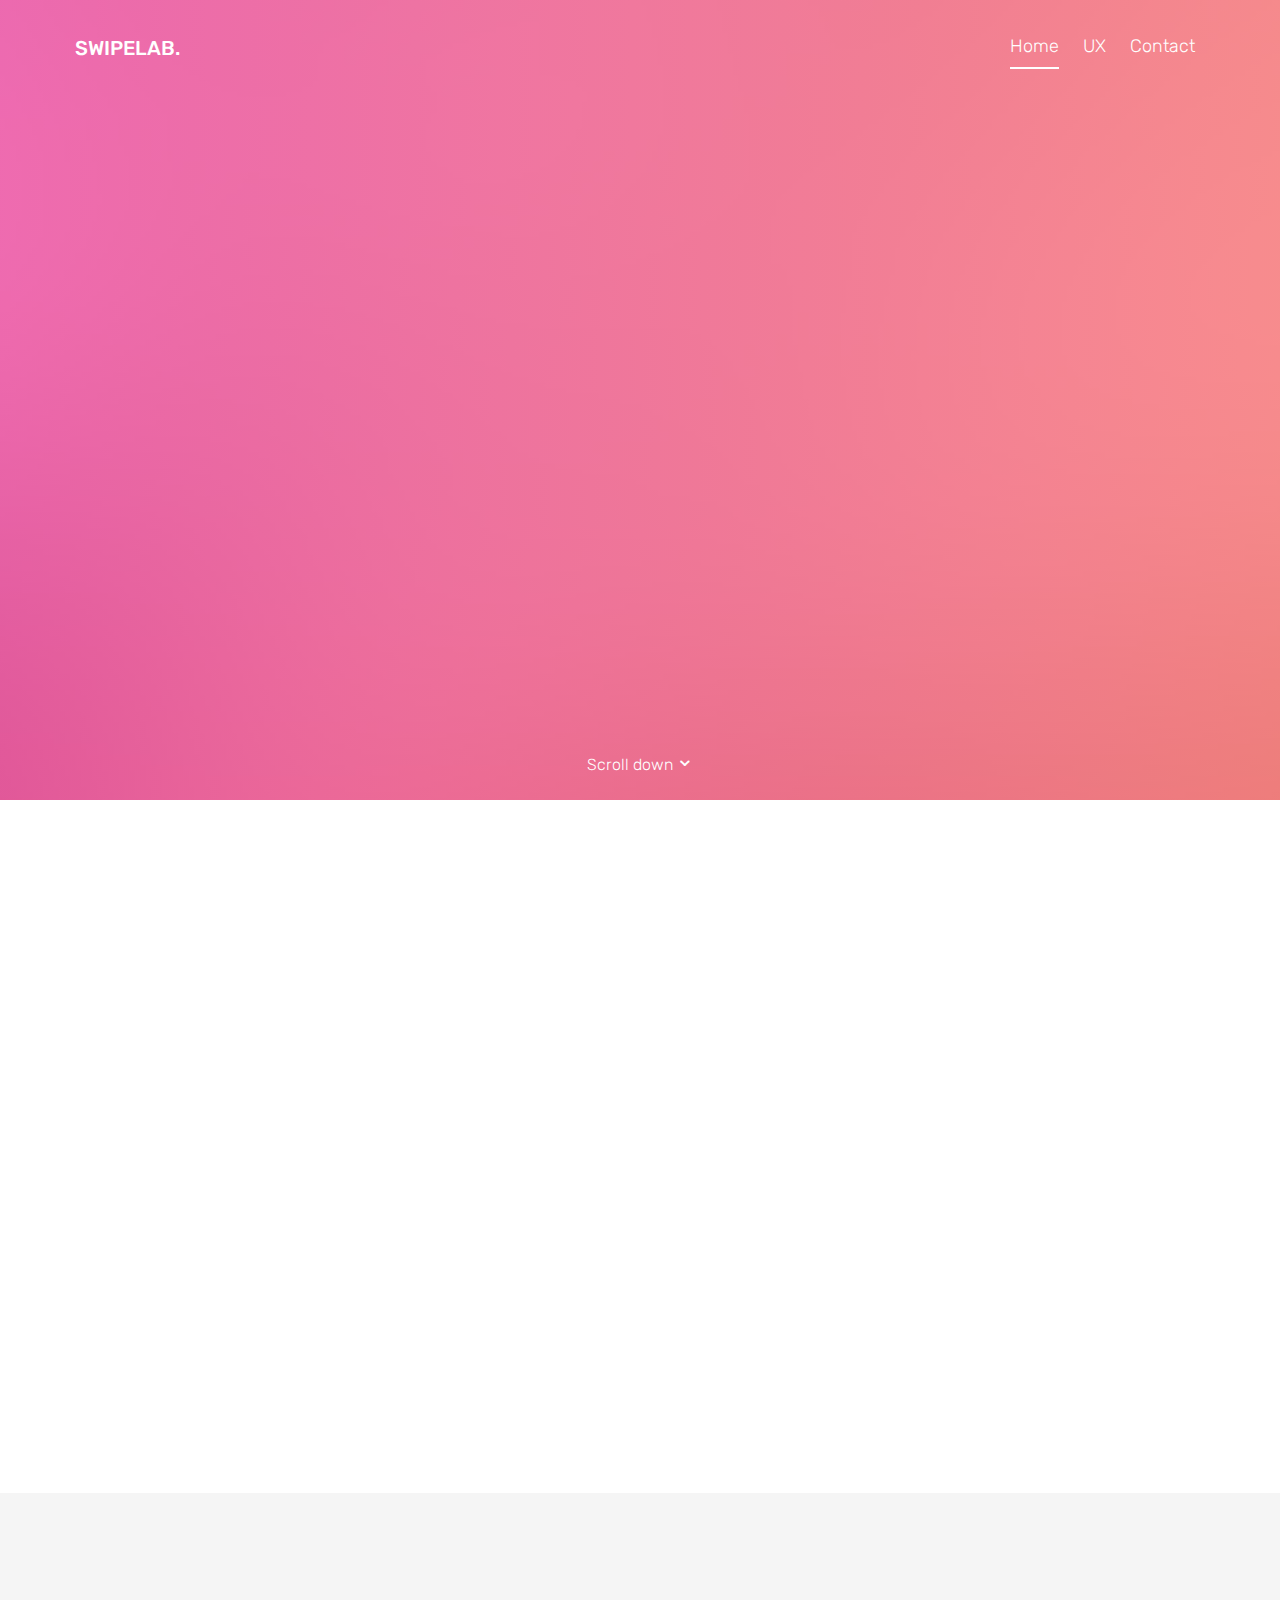
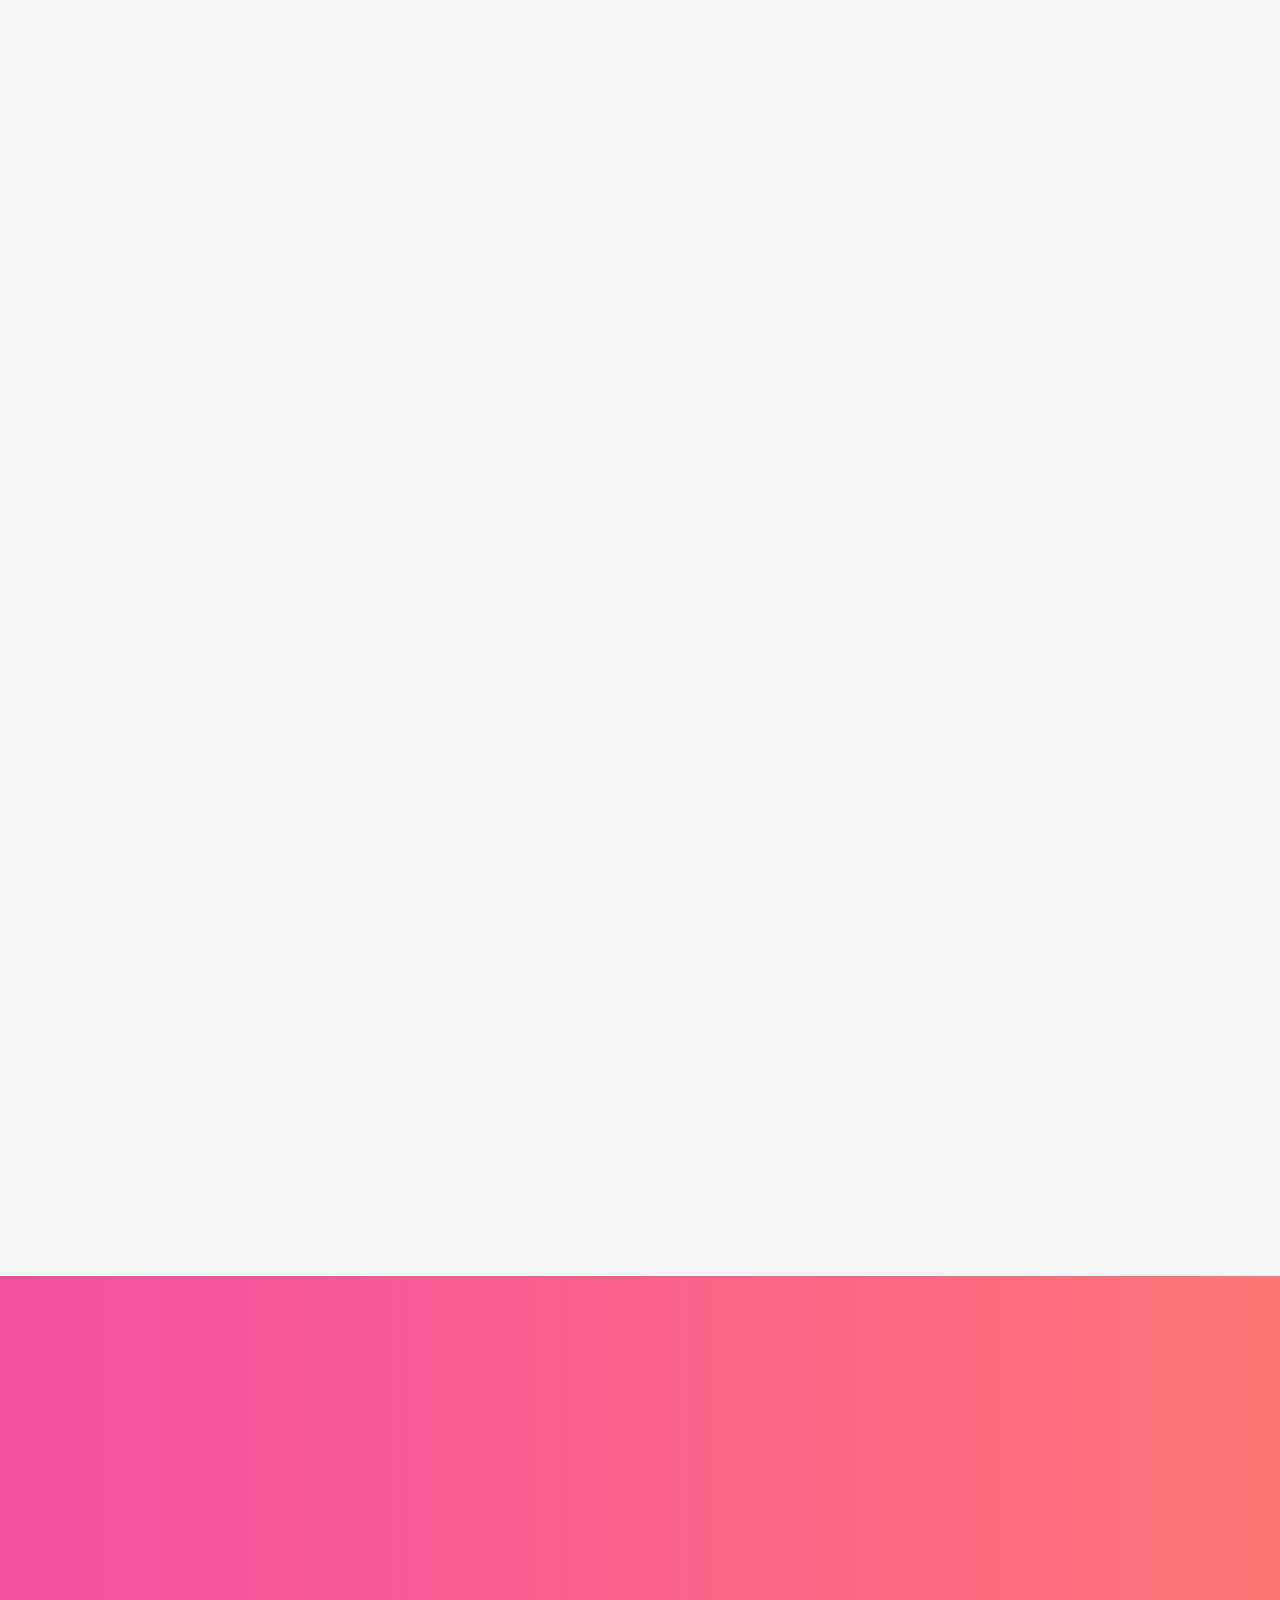
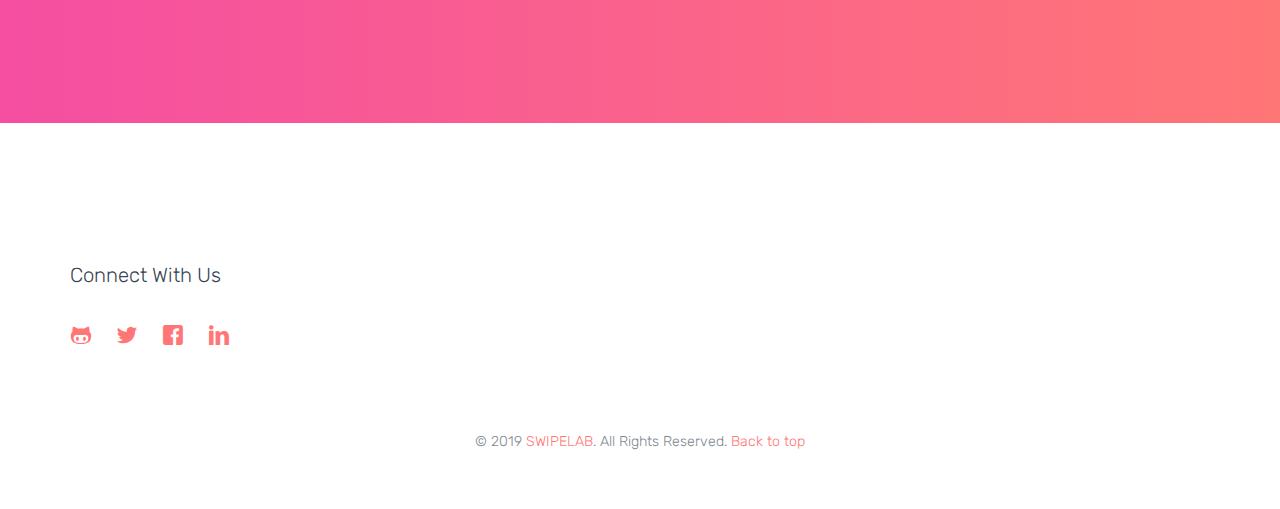
<file: index.html>
<!DOCTYPE html>
<html lang="en">

<head>
  <meta charset="utf-8">
  <meta name="viewport" content="width=device-width, initial-scale=1">
  <title>SWIPELAB &mdash; Software Agency</title>
  <meta name="description" content="Beautiful Mobile Apps in record time">
  <meta name="keywords"
    content="clean, fast, responsive, record time, record, time, mobile, app, mobile app, native, flutter, swipe, lab, swipelab, ux, ui, agrapine, alexandru, kristiina, cristi, mihai, carlos, rodrigues">

  <link href="https://fonts.googleapis.com/css?family=Rubik:300,400,500" rel="stylesheet">
  <link rel="stylesheet" href="css/styles-merged.css">
  <link rel="stylesheet" href="css/style.min.css">
  <link rel="stylesheet" href="css/custom.css">
  <link rel="icon" type="image/ico" sizes="16x16" href="fav.ico">
  <link rel="icon" type="image/ico" sizes="32x32" href="img/fav_32x32.ico">

  <!--[if lt IE 9]>
      <script src="js/vendor/html5shiv.min.js"></script>
      <script src="js/vendor/respond.min.js"></script>
    <![endif]-->
</head>

<body>
  <header role="banner" class="probootstrap-header">
    <div class="container-fluid">
      <a href="index.html" class="probootstrap-logo">SWIPELAB<span>.</span></a>

      <a href="#" class="probootstrap-burger-menu visible-xs"><i>Menu</i></a>
      <div class="mobile-menu-overlay"></div>

      <nav role="navigation" class="probootstrap-nav hidden-xs">
        <ul class="probootstrap-main-nav">
          <li class="active"><a href="index.html">Home</a></li>
          <li><a href="ux.html">UX</a></li>
          <li><a href="contact.html">Contact</a></li>
        </ul>
        <div class="extra-text visible-xs">
          <a href="#" class="probootstrap-burger-menu"><i>Menu</i></a>
          <h5>Social</h5>
          <ul class="social-buttons">
            <li><a href="https://github.com/swipelab"><i class="icon-github"></i></a></li>
            <li><a href="https://twitter.com/swipelabco"><i class="icon-twitter"></i></a></li>
            <li><a href="https://www.facebook.com/swipelabco"><i class="icon-facebook"></i></a></li>
            <li><a href="https://linkedin.com/company/swipelabco"><i class="icon-linkedin"></i></a></li>
          </ul>
          <p><small>&copy; Copyright 2019 SWIPELAB Ltd. All Rights Reserved.</small></p>
        </div>
      </nav>
    </div>
  </header>

  <section class="probootstrap-intro" style="background-image: url(img/hero_bg_2.jpg);"
    data-stellar-background-ratio="0.5">
    <div class="container-fluid">
      <div class="row">
        <div class="col-md-7 probootstrap-intro-text">
          <h1 class="probootstrap-animate">We're software agency based in London</h1>
          <div class="probootstrap-subtitle probootstrap-animate">
            <h2>We specialize in designing, implementing and delivering mobile applications for iOS and Android
              platforms using <a href="https://flutter.dev/" aria-label="Flutter">Flutter</a>.</h2>
          </div>
          <!-- <p class="watch-intro probootstrap-animate"><a href="" class="popup-vimeo">Video coming soon <i class="icon-play2"></i></a></p> -->
        </div>
      </div>
    </div>
    <a class="probootstrap-scroll-down js-next" href="#service-section">Scroll down <i
        class="icon-chevron-down"></i></a>
  </section>

  <section id="service-section" class="service-section">
    <div class="container">
      <div class="row">
        <div class="col-lg-12 col-md-12 mb70 section-heading probootstrap-animate">
          <h2>OUR PROGRAMMES</h2>
          <p class="lead">We recognise that businesses are at different stages of development and often need a partner
            who can deliver real change, while at the same, taking care of the day to day.</p>
          <p class="lead">We’ve created 3 programmes of work and products that support these needs..</p>
        </div>
      </div>
      <div class="row mb70">
        <div class="col-md-4 probootstrap-animate">
          <div class="probootstrap-box">
            <div class="icon text-center"><i class="icon-tools2"></i></div>
            <h3>OPTIMISE</h3>
            <p>We identify solutions and strategies to augment and automate.</p>
            <ul class="text-left with-icon colored">
              <li><i class="icon-radio-checked"></i> <span>MAXIMISE EFFICIENCES</span></li>
            </ul>
          </div>
        </div>
        <div class="col-md-4 probootstrap-animate">
          <div class="probootstrap-box">
            <div class="icon text-center"><i class="icon-desktop"></i></div>
            <h3>TRANSFORM</h3>
            <p>We establish consistently next-in-class experiences.</p>
            <ul class="text-left with-icon colored">
              <li><i class="icon-radio-checked"></i> <span>MAXIMISE CUSTOMER VALUE</span></li>
            </ul>
          </div>
        </div>
        <div class="col-md-4 probootstrap-animate">
          <div class="probootstrap-box">
            <div class="icon text-center"><i class="icon-lightbulb"></i></div>
            <h3>INNOVATE</h3>
            <p>We create new, AI powered propositions, products & services.</p>
            <ul class="text-left with-icon colored">
              <li><i class="icon-radio-checked"></i> <span>MAXIMISE SHAREHOLDER VALUE</span></li>
            </ul>
          </div>
        </div>
      </div>
    </div>
  </section>

  <section class="probootstrap-section probootstrap-section-dark">
    <div class="container">
      <div class="row">
        <div class="col-md-8 col-md-offset-2 section-heading mb50 text-center probootstrap-animate">
          <h2>Core Competencies</h2>
          <p class="lead">We love finding solutions to complicated problems by solving the unsolvable. Our technology
            experts think big, design smart, and develop fast for all screens. They’re ready to turn your big idea into
            a reality.</p>
        </div>
      </div>
      <div class="row">
        <div class="col-md-4 col-sm-6 col-xs-12 probootstrap-animate">
          <h3 class="heading-with-icon"><i class="icon-heart3"></i> <span>USER EXPERIENCE</span></h3>
          <p>Able to lead the creation of the user experience or execute it through visual design, we bring expertise in
            all stages from proof-of-concept prototyping to complete mobile/web solution transformation. Advocates of
            participatory design, we collaborate with your team on stakeholder interviews, usability testing,
            task/decision flows, wireframes and clickable prototypes to align with the complex interdependencies
            presented by modern businesses.</p>
          <!-- <p><a href="#" class="link-with-icon">Learn More <i class=" icon-chevron-right"></i></a></p> -->
        </div>
        <div class="col-md-4 col-sm-6 col-xs-12 probootstrap-animate">
          <h3 class="heading-with-icon"><i class="icon-mobile3"></i> <span>MOBILE DEVELOPMENT</span></h3>
          <p>Leaders in every way, our team adopts early and learns fast. With experience in the range of development
            from pure native to cross platform apps, we can help you select the best choice for your project
            requirements. Our technologists provide recommendations to elevate your development strategy, reduce
            procedural churn and strengthen your solution or technology ecosystem.</p>
          <!-- <p><a href="#" class="link-with-icon">Learn More <i class=" icon-chevron-right"></i></a></p> -->
        </div>
        <div class="clearfix visible-sm-block"></div>
        <div class="col-md-4 col-sm-6 col-xs-12 probootstrap-animate">
          <h3 class="heading-with-icon"><i class="icon-price-ribbon"></i> <span>QUALITY ASSURANCE</span></h3>
          <p>Versed in comprehensive testing best practices, our analysts work with your team to identify, fix and
            prevent software quality issues through a custom mix of manual testing, compatibility testing, performance
            testing, automation engineering and continuous integration.</p>
          <!-- <p><a href="#" class="link-with-icon">Learn More <i class=" icon-chevron-right"></i></a></p> -->
        </div>
      </div>
      <div class="row">
        <div class="clearfix visible-md-block"></div>
        <div class="col-md-4 col-sm-6 col-xs-12 probootstrap-animate">
          <h3 class="heading-with-icon"><i class="icon-cloud3"></i> <span>CLOUD SERVICES</span></h3>
          <p>Our technologists possess deep knowledge and extensive experience with cloud services. Shorten time to
            develop and launch new solutions, modernize legacy technology or test and deploy prototypes with IaaS-based
            applications on Amazon Web Services, Google Cloud or Microsoft Azure.</p>
          <!-- <p><a href="#" class="link-with-icon">Learn More <i class=" icon-chevron-right"></i></a></p> -->
        </div>
        <div class="clearfix visible-sm-block"></div>
        <div class="col-md-4 col-sm-6 col-xs-12 probootstrap-animate">
          <h3 class="heading-with-icon"><i class="icon-chat2"></i> <span>PROJECT MANAGEMENT</span></h3>
          <p>Experts in Agile software development, our project managers, business analysts and certified scrum masters
            serve as liaisons combining your product vision with the domain expertise of our technical team.<br />As
            your point-of-contact and resource coordinators, our project managers map the scope of your software build,
            forecast progress and break tasks into managed releases that align with schedule and project cost goals.
            With transparency at the forefront, you are continuously involved as your product develops.</p>
          <!-- <p><a href="#" class="link-with-icon">Learn More <i class=" icon-chevron-right"></i></a></p> -->
        </div>
        <div class="col-md-4 col-sm-6 col-xs-12 probootstrap-animate">
          <h3 class="heading-with-icon"><i class="icon-strategy"></i> <span>STRATEGIC CONSULTING</span></h3>
          <p>Define the investment potential, technology stack, timeline, total cost of ownership and the ongoing
            maintenance required to launch and sustain a solution. Before beginning re-architecture or new development,
            we customize consulting engagements to examine your code base, align on current challenge areas and explore
            how to mitigate risks associated with leveraging existing code.</p>
          <!-- <p><a href="#" class="link-with-icon">Learn More <i class=" icon-chevron-right"></i></a></p> -->
        </div>
        <div class="clearfix visible-sm-block"></div>
      </div>
    </div>
  </section>

  <section class="probootstrap-section probootstrap-section-colored">
    <div class="container">
      <div class="row text-center">
        <div class="col-lg-8 col-md-offset-2 mb30 section-heading probootstrap-animate">
          <h2>Let's Work Together</h2>
          <!-- <p class="lead">TODO.</p> -->
        </div>
      </div>
      <div class="row">
        <div class="col-md-4 col-md-offset-4 probootstrap-animate">
          <p class="text-center">
            <a href="contact.html#contact" class="btn btn-ghost btn-ghost-white btn-lg btn-block" role="button">Contact
              Us</a>
          </p>
        </div>
      </div>
    </div>
  </section>

  <footer role="contentinfo" class="probootstrap-footer">
    <div class="container">
      <div class="row">
        <div class="col-md-4">
          <!-- <div class="probootstrap-footer-widget">
            <h3>About SWIPELAB</h3>
            <p>A .</p>
            <p><a href="about.html" class="link-with-icon">Learn More <i class=" icon-chevron-right"></i></a></p>
          </div> -->
          <div class="probootstrap-footer-widget">
            <h3>Connect With Us</h3>
            <ul class="probootstrap-footer-social">
              <li><a href="https://github.com/swipelab"><i class="icon-github"></i></a></li>
              <li><a href="https://twitter.com/swipelabco"><i class="icon-twitter"></i></a></li>
              <li><a href="https://www.facebook.com/swipelabco"><i class="icon-facebook"></i></a></li>
              <li><a href="https://linkedin.com/company/swipelabco"><i class="icon-linkedin"></i></a></li>
            </ul>
          </div>
        </div>
      </div>
      <div class="row mt40">
        <div class="col-md-12 text-center">
          <p>
            <small>&copy; 2019 <a href="https://swipelab.co/" target="_blank">SWIPELAB</a>. All Rights Reserved.
              <a href="#" class="js-backtotop">Back to top</a>
          </p>
        </div>
      </div>
    </div>
  </footer>

  <script src="js/scripts.min.js"></script>
  <script src="js/main.min.js"></script>
  <script src="js/custom.js"></script>

</body>

</html>
</file>
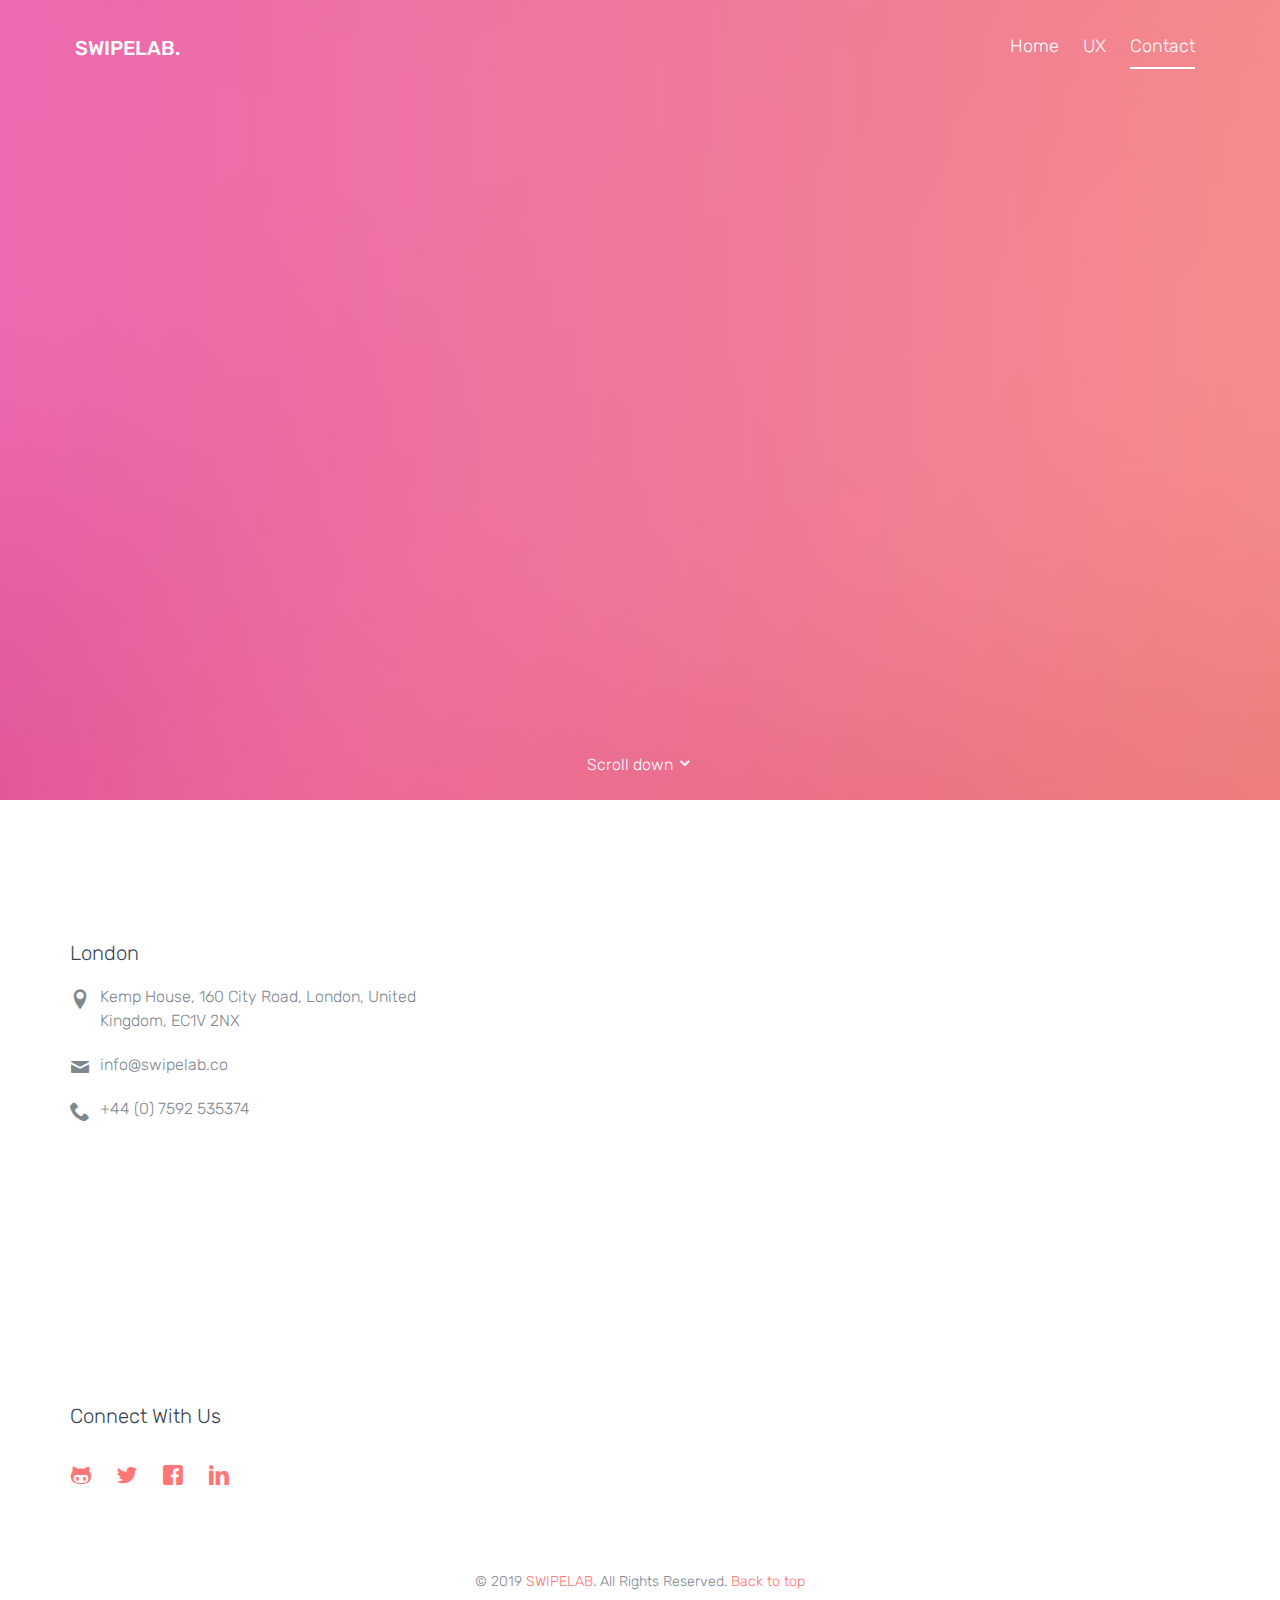
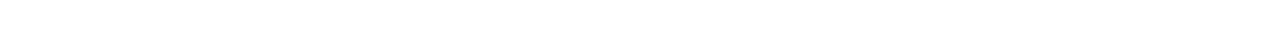
<file: contact.html>
<!DOCTYPE html>
<html lang="en">

<head>
  <meta charset="utf-8">
  <meta name="viewport" content="width=device-width, initial-scale=1">
  <title>SWIPELAB &mdash; Software Agency</title>
  <meta name="description" content="Beautiful Mobile Apps in record time">
  <meta name="keywords"
    content="clean, fast, responsive, record time, mobile, mobile app, native, flutter, swipe, lab, swipelab, ux, ui">

  <link href="https://fonts.googleapis.com/css?family=Rubik:300,400,500" rel="stylesheet">
  <link rel="stylesheet" href="css/styles-merged.css">
  <link rel="stylesheet" href="css/style.min.css">
  <link rel="stylesheet" href="css/custom.css">
  <link rel="icon" type="image/ico" sizes="16x16" href="fav.ico">
  <link rel="icon" type="image/ico" sizes="32x32" href="img/fav_32x32.ico">

  <!--[if lt IE 9]>
      <script src="js/vendor/html5shiv.min.js"></script>
      <script src="js/vendor/respond.min.js"></script>
    <![endif]-->
</head>

<body>

  <header role="banner" class="probootstrap-header">
    <div class="container-fluid">
      <a href="index.html" class="probootstrap-logo">SWIPELAB<span>.</span></a>

      <a href="#" class="probootstrap-burger-menu visible-xs"><i>Menu</i></a>
      <div class="mobile-menu-overlay"></div>

      <nav role="navigation" class="probootstrap-nav hidden-xs">
        <ul class="probootstrap-main-nav">
          <li><a href="index.html">Home</a></li>
          <li><a href="ux.html">UX</a></li>
          <li class="active"><a href="contact.html">Contact</a></li>
        </ul>
        <div class="extra-text visible-xs">
          <a href="#" class="probootstrap-burger-menu"><i>Menu</i></a>
          <h5>Social</h5>
          <ul class="social-buttons">
            <li><a href="https://github.com/swipelab"><i class="icon-github"></i></a></li>
            <li><a href="https://twitter.com/swipelabco"><i class="icon-twitter"></i></a></li>
            <li><a href="https://www.facebook.com/swipelabco"><i class="icon-facebook"></i></a></li>
            <li><a href="https://linkedin.com/company/swipelabco"><i class="icon-linkedin"></i></a></li>
          </ul>
          <p><small>&copy; Copyright 2019 SWIPELAB Ltd. All Rights Reserved.</small></p>
        </div>
      </nav>
    </div>
  </header>

  <section class="probootstrap-intro" style="background-image: url(img/hero_bg_2.jpg);"
    data-stellar-background-ratio="0.5">
    <div class="container-fluid">
      <div class="row">
        <div class="col-md-7 probootstrap-intro-text">
          <h1 class="probootstrap-animate">Contact</h1>
          <div class="probootstrap-subtitle probootstrap-animate">
            <h2>Just say hello</h2>
          </div>
        </div>
      </div>
    </div>
    <a class="probootstrap-scroll-down js-next" href="#contact-section">Scroll down <i
        class="icon-chevron-down"></i></a>
  </section>

  <section id="contact" class="probootstrap-section">
    <div class="container">
      <div class="row">
        <div class="col-md-4">
          <h3>London</h3>
          <ul class="probootstrap-contact-info">
            <li><i class="icon-location2"></i> <span>Kemp House, 160 City Road, London, United Kingdom, EC1V 2NX</span>
            </li>
            <li><i class="icon-mail"></i><span>info@swipelab.co</span></li>
            <li><i class="icon-phone2"></i><span>+44 (0) 7592 535374</span></li>
          </ul>
        </div>
      </div>
    </div>
  </section>


  <footer role="contentinfo" class="probootstrap-footer">
    <div class="container">
      <div class="row">
        <div class="col-md-4">
          <!-- <div class="probootstrap-footer-widget">
            <h3>About SWIPELAB</h3>
            <p>SL42</p>
            <p><a href="#" class="link-with-icon">Learn More <i class=" icon-chevron-right"></i></a></p>
          </div> -->
          <div class="probootstrap-footer-widget">
            <h3>Connect With Us</h3>
            <ul class="probootstrap-footer-social">
              <li><a href="https://github.com/swipelab"><i class="icon-github"></i></a></li>
              <li><a href="https://twitter.com/swipelabco"><i class="icon-twitter"></i></a></li>
              <li><a href="https://www.facebook.com/swipelabco"><i class="icon-facebook"></i></a></li>
              <li><a href="https://linkedin.com/company/swipelabco"><i class="icon-linkedin"></i></a></li>
            </ul>
          </div>
        </div>
      </div>
      <div class="row mt40">
        <div class="col-md-12 text-center">
          <p>
            <small>&copy; 2019 <a href="https://swipelab.co/" target="_blank">SWIPELAB</a>. All Rights Reserved.
              <a href="#" class="js-backtotop">Back to top</a>
          </p>
        </div>
      </div>
    </div>
  </footer>

  <script src="js/scripts.min.js"></script>
  <script src="js/main.min.js"></script>
  <script src="js/custom.js"></script>
</body>

</html>
</file>
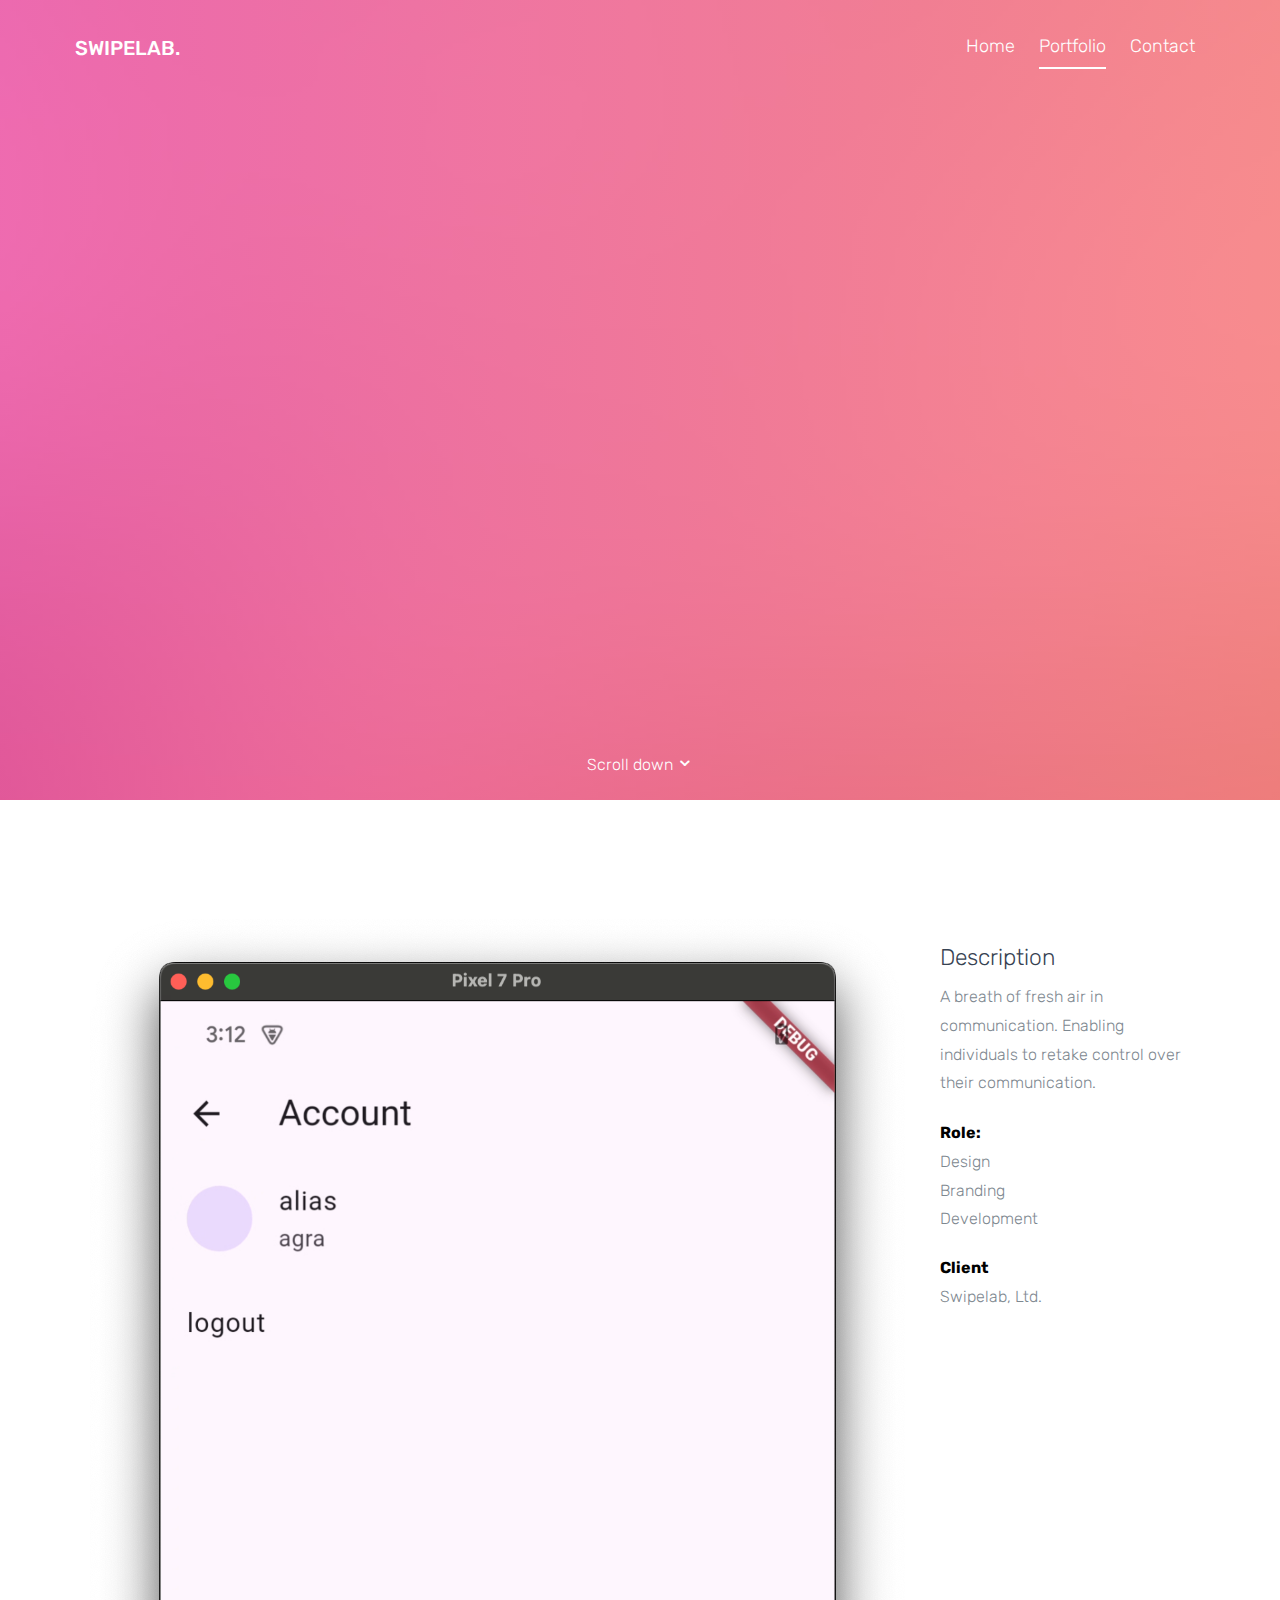
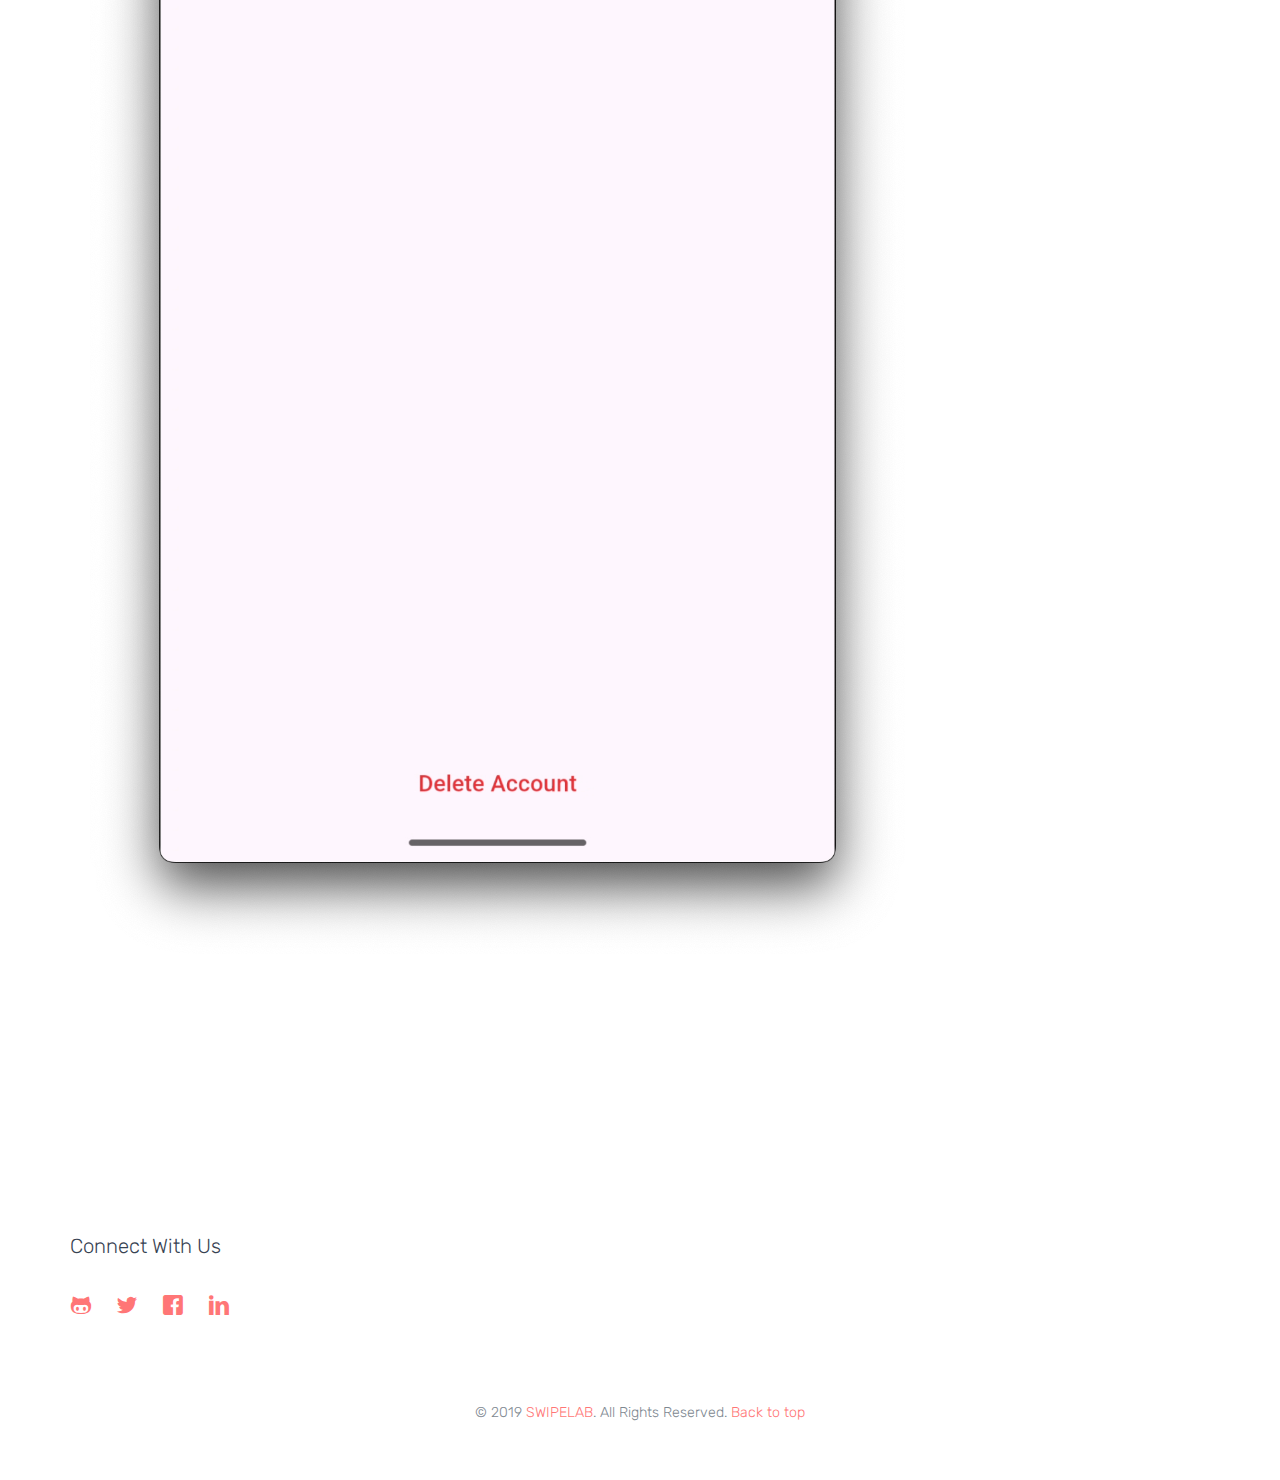
<file: portfolio-chat.html>
<!DOCTYPE html>
<html lang="en">
  <head>
    <meta charset="utf-8">
    <meta name="viewport" content="width=device-width, initial-scale=1">
    <title>SWIPELAB &mdash; Software Agency</title>
    <meta name="description" content="Beautiful Mobile Apps in record time">
    <meta name="keywords" content="clean, fast, responsive, record time, mobile, mobile app, native, flutter, swipe, lab, swipelab, ux, ui">
    
    <link href="https://fonts.googleapis.com/css?family=Rubik:300,400,500" rel="stylesheet"> 
    <link rel="stylesheet" href="css/styles-merged.css">
    <link rel="stylesheet" href="css/style.min.css">
    <link rel="stylesheet" href="css/custom.css">
    <link rel="icon" type="image/ico" sizes="16x16" href="fav.ico">
    <link rel="icon" type="image/ico" sizes="32x32" href="img/fav_32x32.ico">

    <!--[if lt IE 9]>
      <script src="js/vendor/html5shiv.min.js"></script>
      <script src="js/vendor/respond.min.js"></script>
    <![endif]-->
  </head>

  <body>

  <header role="banner" class="probootstrap-header">
    <div class="container-fluid">
        <a href="index.html" class="probootstrap-logo">SWIPELAB<span>.</span></a>
        
        <a href="#" class="probootstrap-burger-menu visible-xs" ><i>Menu</i></a>
        <div class="mobile-menu-overlay"></div>

        <nav role="navigation" class="probootstrap-nav hidden-xs">
          <ul class="probootstrap-main-nav">
            <li><a href="index.html">Home</a></li>
            <li class="active"><a href="portfolio.html">Portfolio</a></li>
            <li><a href="contact.html">Contact</a></li>
          </ul>
          <div class="extra-text visible-xs">
            <a href="#" class="probootstrap-burger-menu"><i>Menu</i></a>
            <h5>Social</h5>
            <ul class="social-buttons">
              <li><a href="https://github.com/swipelab"><i class="icon-github"></i></a></li>
              <li><a href="https://twitter.com/swipelabco"><i class="icon-twitter"></i></a></li>
              <li><a href="https://www.facebook.com/swipelabco"><i class="icon-facebook"></i></a></li>
              <li><a href="https://linkedin.com/company/swipelabco"><i class="icon-linkedin"></i></a></li>
            </ul>
            <p><small>&copy; Copyright 2019 SWIPELAB. All Rights Reserved.</small></p>
          </div>
        </nav>
    </div>
  </header>
  
  <section class="probootstrap-intro" style="background-image: url(img/hero_bg_2.jpg);" data-stellar-background-ratio="0.5">
    <div class="container-fluid">
      <div class="row">
        <div class="col-md-7 probootstrap-intro-text">
          <h1 class="probootstrap-animate">Chat</h1>
          <div class="probootstrap-subtitle probootstrap-animate">
            <h2>A personal messenger app</h2>
          </div>
          <!-- <p class="watch-intro probootstrap-animate"><a href="#" class="popup-vimeo">Watch the video <i class="icon-play2"></i></a></p> -->
        </div>
      </div>
    </div>
    <a class="probootstrap-scroll-down js-next" href="#next-section">Scroll down <i class="icon-chevron-down"></i></a>
  </section>
  

  <section id="next-section" class="probootstrap-section">
    <div class="container">
      <div class="col-md-3 col-md-push-9">
        <h2>Description</h2>
        <p>A breath of fresh air in communication. Enabling individuals to retake control over their communication.</p>
        <p class="mb20">
          <strong class="probootstrap-black-color">Role:</strong> <br>
          Design <br>
          Branding <br>
          Development
        </p>
        <p class="mb50">
          <strong class="probootstrap-black-color">Client</strong> <br>
          Swipelab, Ltd.
        </p>

        <!-- <p>
          <a href="#" role="button" class="btn btn-primary">Visit Website</a>
        </p> -->
      </div>
      <div class="col-md-9 col-md-pull-3">
        <!-- <p><a href="img/img_3.jpg" class="image-popup"><img src="img/img_3.jpg" alt="swipelab.com" class="img-responsive"></a></p>
        <p><a href="img/img_2.jpg" class="image-popup"><img src="img/img_2.jpg" alt="swipelab.com" class="img-responsive"></a></p> -->
        <p><a href="img/chat/account.png" class="image-popup"><img src="img/chat/account.png" alt="account" class="img-responsive"></a></p>
      </div>
    </div>
  </section>

  
  <footer role="contentinfo" class="probootstrap-footer">
    <div class="container">
      <div class="row">
        <div class="col-md-4">
          <!-- <div class="probootstrap-footer-widget">
            <h3>About SWIPELAB</h3>
            <p>A .</p>
            <p><a href="about.html" class="link-with-icon">Learn More <i class=" icon-chevron-right"></i></a></p>
          </div> -->
          <div class="probootstrap-footer-widget">
            <h3>Connect With Us</h3>
            <ul class="probootstrap-footer-social">
              <li><a href="https://github.com/swipelab"><i class="icon-github"></i></a></li>
              <li><a href="https://twitter.com/swipelabco"><i class="icon-twitter"></i></a></li>
              <li><a href="https://www.facebook.com/swipelabco"><i class="icon-facebook"></i></a></li>
              <li><a href="https://linkedin.com/company/swipelabco"><i class="icon-linkedin"></i></a></li>
            </ul>
          </div>
        </div>
      </div>
      <div class="row mt40">
        <div class="col-md-12 text-center">
          <p>
            <small>&copy; 2019 <a href="https://swipelab.com/" target="_blank">SWIPELAB</a>. All Rights Reserved.
              <a href="#" class="js-backtotop">Back to top</a>
          </p>
        </div>
      </div>
    </div>
  </footer>
  

  <script src="js/scripts.min.js"></script>
  <script src="js/main.min.js"></script>
  <script src="js/custom.js"></script>

  </body>
</html>
</file>
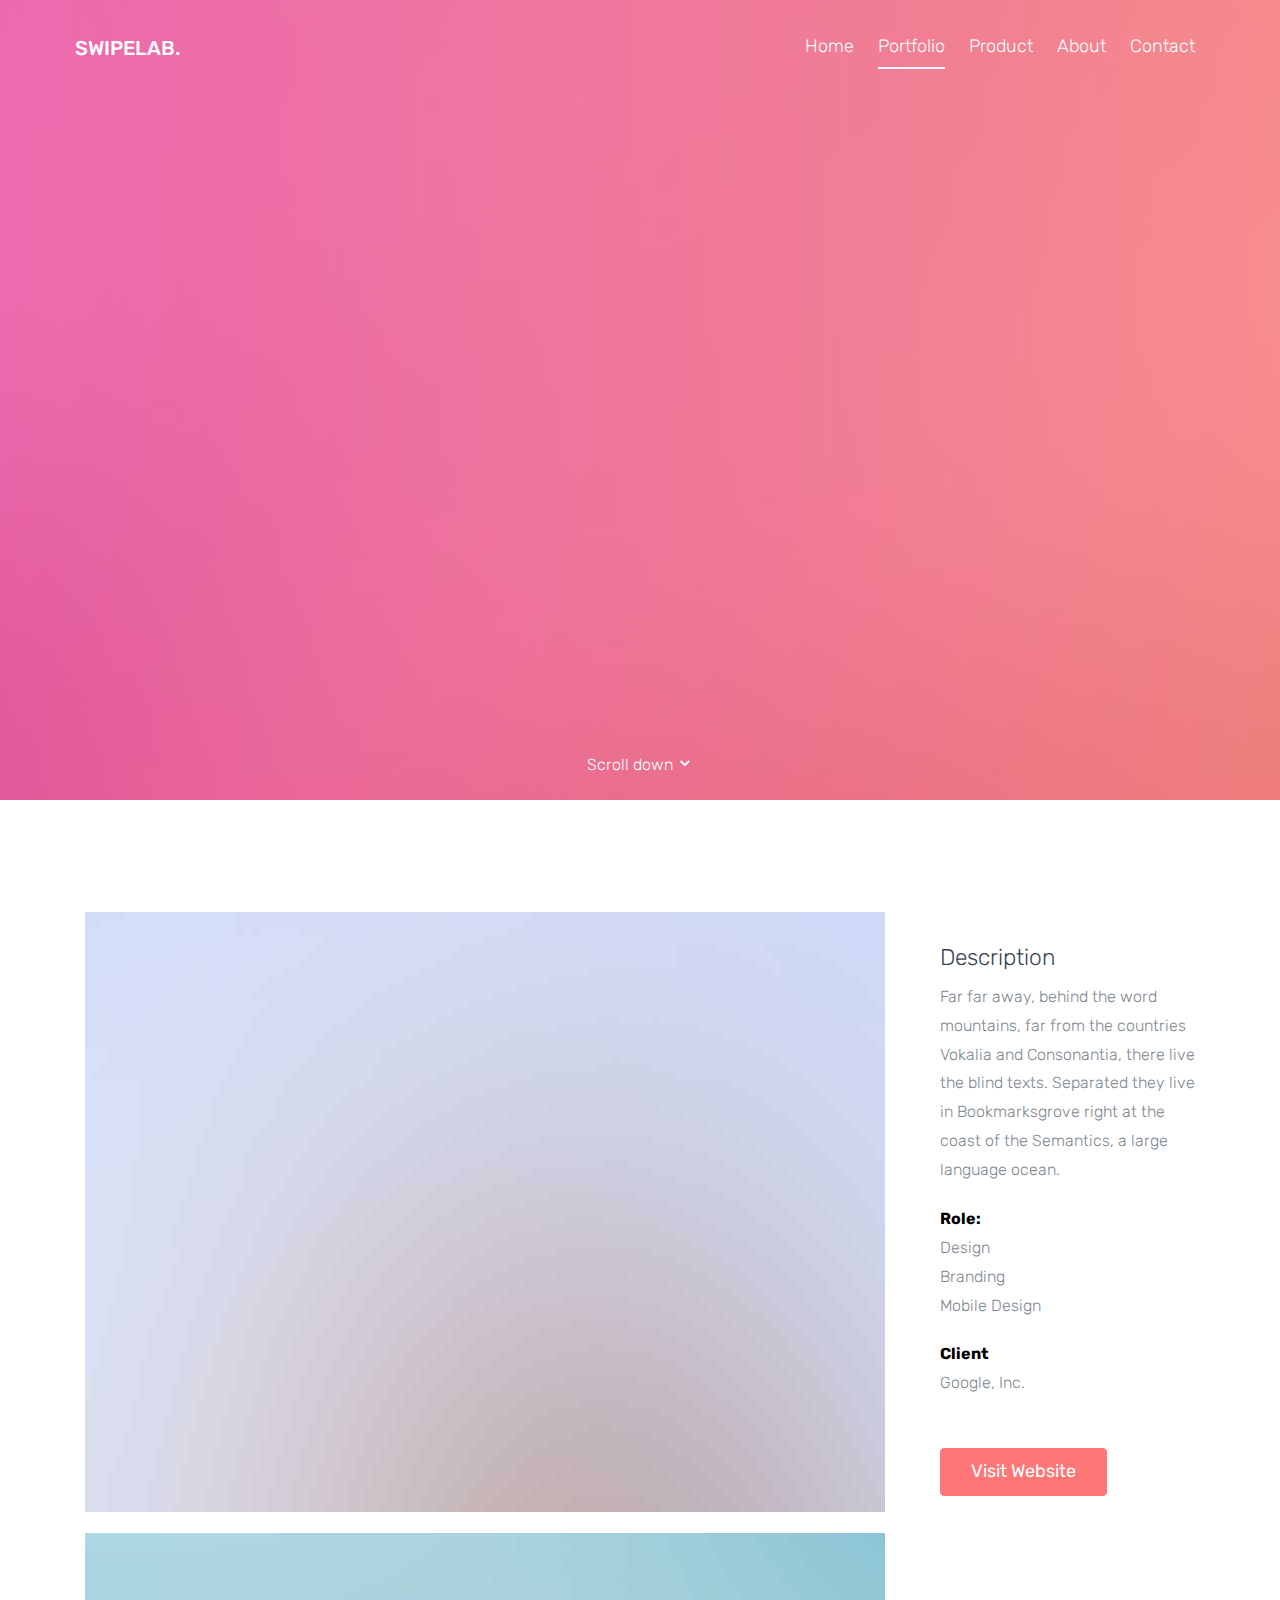
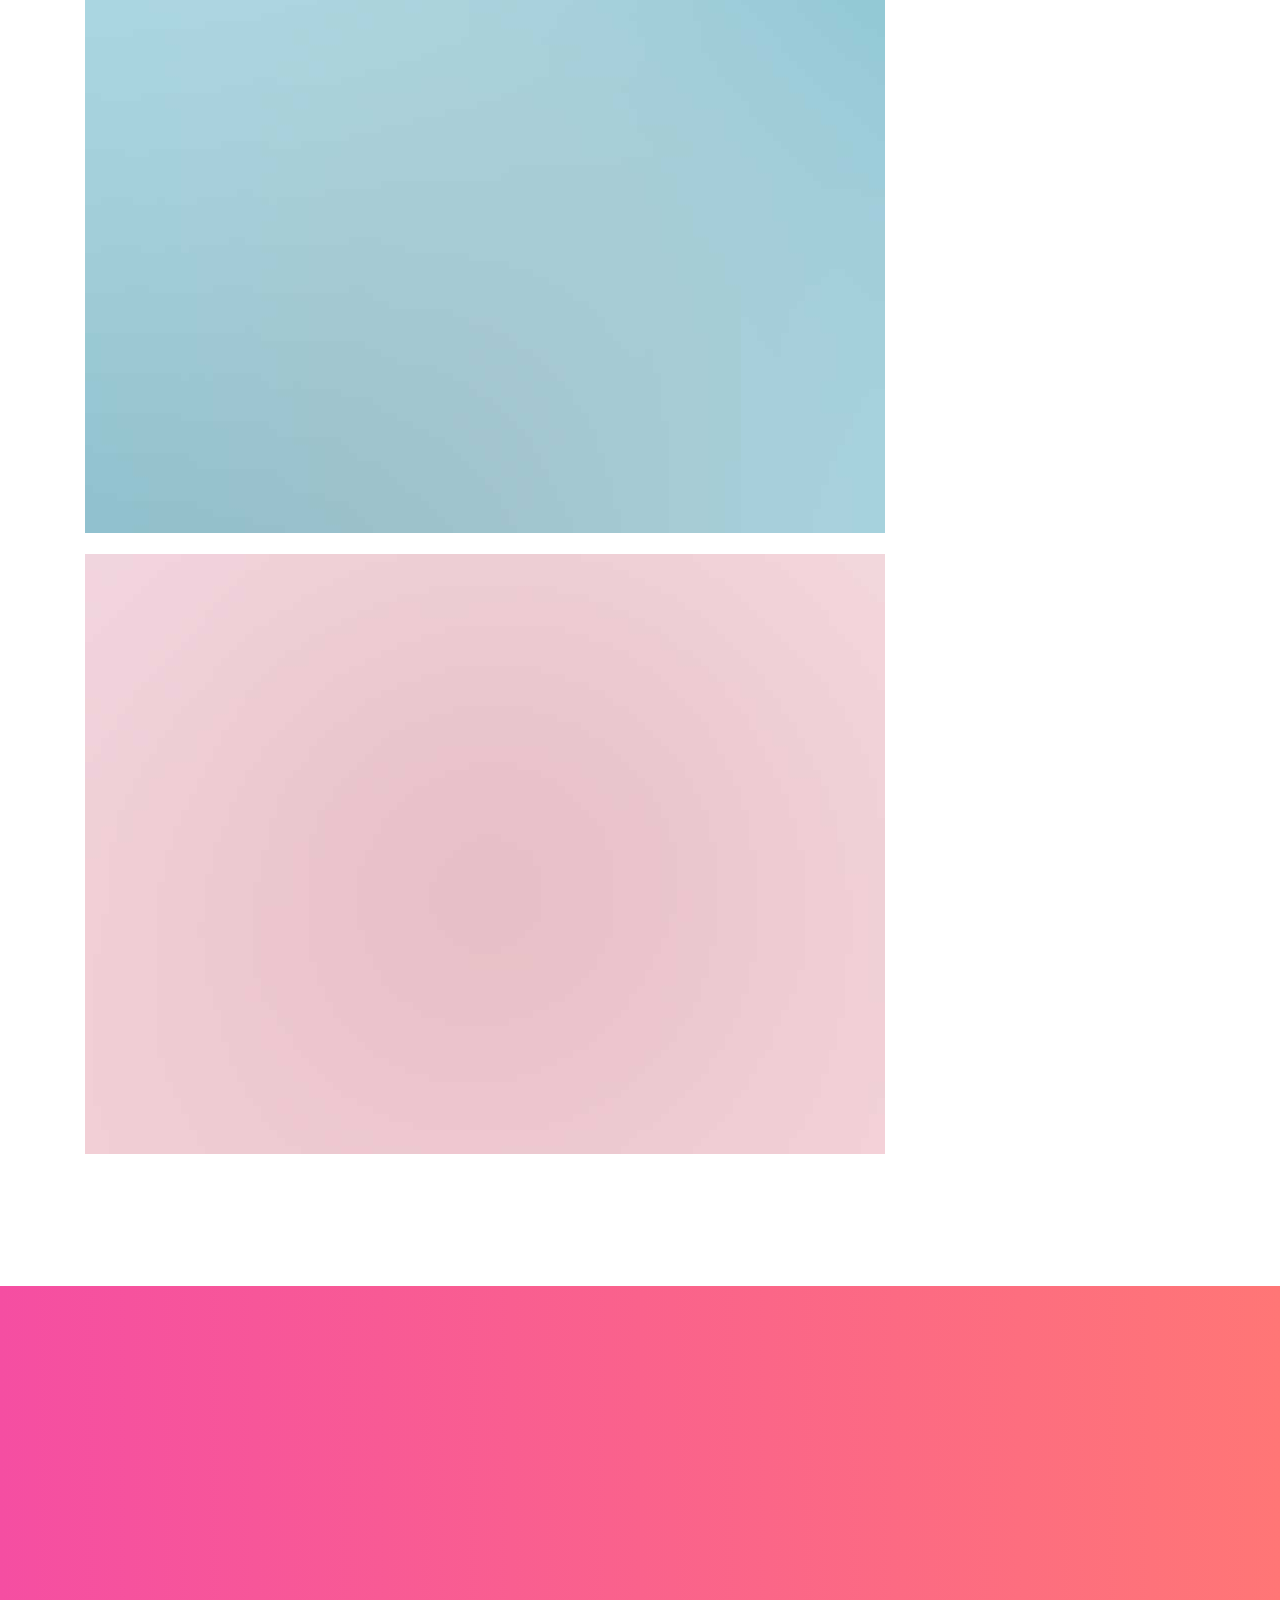
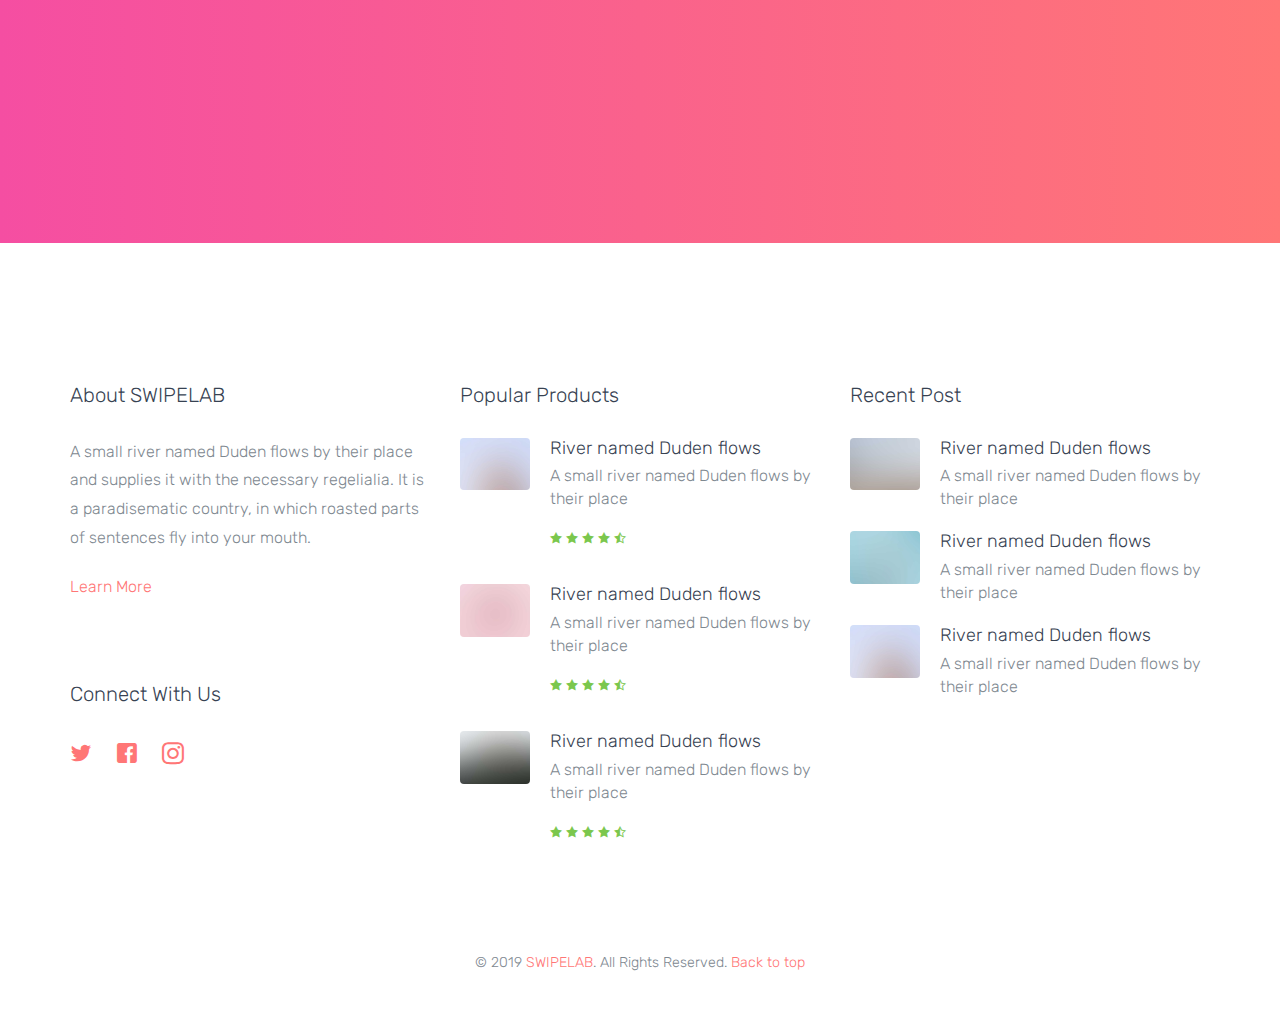
<file: portfolio-single.html>
<!DOCTYPE html>
<html lang="en">
  <head>
    <meta charset="utf-8">
    <meta name="viewport" content="width=device-width, initial-scale=1">
    <title>SWIPELAB &mdash; Software Agency</title>
    <meta name="description" content="Beautiful Mobile Apps in record time">
    <meta name="keywords" content="clean, fast, responsive, record time, mobile, mobile app, native, flutter, swipe, lab, swipelab, ux, ui">
    
    <link href="https://fonts.googleapis.com/css?family=Rubik:300,400,500" rel="stylesheet"> 
    <link rel="stylesheet" href="css/styles-merged.css">
    <link rel="stylesheet" href="css/style.min.css">
    <link rel="stylesheet" href="css/custom.css">
    <link rel="icon" type="image/ico" sizes="16x16" href="fav.ico">
    <link rel="icon" type="image/ico" sizes="32x32" href="img/fav_32x32.ico">

    <!--[if lt IE 9]>
      <script src="js/vendor/html5shiv.min.js"></script>
      <script src="js/vendor/respond.min.js"></script>
    <![endif]-->
  </head>

  <body>

  <header role="banner" class="probootstrap-header">
    <div class="container-fluid">
        <a href="index.html" class="probootstrap-logo">SWIPELAB<span>.</span></a>
        
        <a href="#" class="probootstrap-burger-menu visible-xs" ><i>Menu</i></a>
        <div class="mobile-menu-overlay"></div>

        <nav role="navigation" class="probootstrap-nav hidden-xs">
          <ul class="probootstrap-main-nav">
            <li><a href="index.html">Home</a></li>
            <li class="active"><a href="portfolio.html">Portfolio</a></li>
            <li><a href="products.html">Product</a></li>
            <li><a href="about.html">About</a></li>
            <li><a href="contact.html">Contact</a></li>
          </ul>
          <div class="extra-text visible-xs">
            <a href="#" class="probootstrap-burger-menu"><i>Menu</i></a>
            <h5>Social</h5>
            <ul class="social-buttons">
              <li><a href="https://github.com/swipelab"><i class="icon-github"></i></a></li>
              <li><a href="https://twitter.com/swipelabco"><i class="icon-twitter"></i></a></li>
              <li><a href="https://www.facebook.com/swipelabco"><i class="icon-facebook"></i></a></li>
              <li><a href="https://linkedin.com/company/swipelabco"><i class="icon-linkedin"></i></a></li>
            </ul>
            <p><small>&copy; Copyright 2019 SWIPELAB. All Rights Reserved.</small></p>
          </div>
        </nav>
    </div>
  </header>
  
  <section class="probootstrap-intro" style="background-image: url(img/hero_bg_2.jpg);" data-stellar-background-ratio="0.5">
    <div class="container-fluid">
      <div class="row">
        <div class="col-md-7 probootstrap-intro-text">
          <h1 class="probootstrap-animate">Project Title Here</h1>
          <div class="probootstrap-subtitle probootstrap-animate">
            <h2>A simple project<a href="https://swipelab.co/" target="_blank">swipelab.co</a></h2>
          </div>
          <p class="watch-intro probootstrap-animate"><a href="#" class="popup-vimeo">Watch the video <i class="icon-play2"></i></a></p>
        </div>
      </div>
    </div>
    <a class="probootstrap-scroll-down js-next" href="#next-section">Scroll down <i class="icon-chevron-down"></i></a>
  </section>
  

  <section id="next-section" class="probootstrap-section">
    <div class="container">
      <div class="col-md-3 col-md-push-9">
        <h2>Description</h2>
        <p>Far far away, behind the word mountains, far from the countries Vokalia and Consonantia, there live the blind texts. Separated they live in Bookmarksgrove right at the coast of the Semantics, a large language ocean.</p>
        <p class="mb20">
          <strong class="probootstrap-black-color">Role:</strong> <br>
          Design <br>
          Branding <br>
          Mobile Design
        </p>
        <p class="mb50">
          <strong class="probootstrap-black-color">Client</strong> <br>
          Google, Inc.
        </p>

        <p>
          <a href="#" role="button" class="btn btn-primary">Visit Website</a>
        </p>
      </div>
      <div class="col-md-9 col-md-pull-3">
        <p><a href="img/img_3.jpg" class="image-popup"><img src="img/img_3.jpg" alt="swipelab.co" class="img-responsive"></a></p>
        <p><a href="img/img_2.jpg" class="image-popup"><img src="img/img_2.jpg" alt="swipelab.co" class="img-responsive"></a></p>
        <p><a href="img/img_4.jpg" class="image-popup"><img src="img/img_4.jpg" alt="swipelab.co" class="img-responsive"></a></p>
      </div>
    </div>
  </section>

  
  <section class="probootstrap-section probootstrap-section-colored">
    <div class="container">
      <div class="row text-center">
        <div class="col-lg-8 col-md-offset-2 mb30 section-heading probootstrap-animate">
          <h2>Let's Work Together</h2>
          <p class="lead">Far far away, behind the word mountains, far from the countries Vokalia and Consonantia, there live the blind texts. Separated they live in Bookmarksgrove right at the coast of the Semantics, a large language ocean.</p>
        </div>
      </div>
      <div class="row">
        <div class="col-md-4 col-md-offset-4 probootstrap-animate">
          <p class="text-center">
            <a href="#" class="btn btn-ghost btn-ghost-white btn-lg btn-block" role="button">Contact Us</a>
          </p>
        </div>
      </div>
    </div>
  </section>

  <footer role="contentinfo" class="probootstrap-footer">
    <div class="container">
      <div class="row">
        <div class="col-md-4">
          <div class="probootstrap-footer-widget">
            <h3>About SWIPELAB</h3>
            <p>A small river named Duden flows by their place and supplies it with the necessary regelialia. It is a paradisematic country, in which roasted parts of sentences fly into your mouth.</p>
            <p><a href="#" class="link-with-icon">Learn More <i class=" icon-chevron-right"></i></a></p>
          </div>
          <div class="probootstrap-footer-widget">
            <h3>Connect With Us</h3>
            <ul class="probootstrap-footer-social">
              <li><a href=""><i class="icon-twitter"></i></a></li>
              <li><a href=""><i class="icon-facebook"></i></a></li>
              <li><a href=""><i class="icon-instagram2"></i></a></li>
            </ul>
          </div>
        </div>
        <div class="col-md-4">
          <div class="probootstrap-footer-widget">
            <h3>Popular Products</h3>
            <ul class="probootstrap-product-list">
              <li class="mb20">
                <a href="#">
                  <figure><img src="img/img_3.jpg" alt="swipelab.co" class="img-responsive"></figure>
                  <div class="text">
                    <h4>River named Duden flows</h4>
                    <p>A small river named Duden flows by their place</p>
                    <p class="secondary-color rate"><i class="icon-star-full"></i><i class="icon-star-full"></i><i class="icon-star-full"></i><i class="icon-star-full"></i><i class="icon-star-half"></i></p>
                  </div>
                </a>
              </li>
              <li class="mb20">
                <a href="#">
                  <figure><img src="img/img_4.jpg" alt="swipelab.co" class="img-responsive"></figure>
                  <div class="text">
                    <h4>River named Duden flows</h4>
                    <p>A small river named Duden flows by their place</p>
                    <p class="secondary-color rate"><i class="icon-star-full"></i><i class="icon-star-full"></i><i class="icon-star-full"></i><i class="icon-star-full"></i><i class="icon-star-half"></i></p>
                  </div>
                </a>
              </li>
              <li class="mb20">
                <a href="#">
                  <figure><img src="img/img_5.jpg" alt="swipelab.co" class="img-responsive"></figure>
                  <div class="text">
                    <h4>River named Duden flows</h4>
                    <p>A small river named Duden flows by their place</p>
                    <p class="secondary-color rate"><i class="icon-star-full"></i><i class="icon-star-full"></i><i class="icon-star-full"></i><i class="icon-star-full"></i><i class="icon-star-half"></i></p>
                  </div>
                </a>
              </li>
            </ul>
          </div>
        </div>
        <div class="col-md-4">
          <div class="probootstrap-footer-widget">
            <h3>Recent Post</h3>
            <ul class="probootstrap-blog-list">
              <li>
                <a href="#">
                  <figure><img src="img/img_1.jpg" alt="swipelab.co" class="img-responsive"></figure>
                  <div class="text">
                    <h4>River named Duden flows</h4>
                    <p>A small river named Duden flows by their place</p>
                  </div>
                </a>
              </li>
              <li>
                <a href="#">
                  <figure><img src="img/img_2.jpg" alt="swipelab.co" class="img-responsive"></figure>
                  <div class="text">
                    <h4>River named Duden flows</h4>
                    <p>A small river named Duden flows by their place</p>
                  </div>
                </a>
              </li>
              <li>
                <a href="#">
                  <figure><img src="img/img_3.jpg" alt="swipelab.co" class="img-responsive"></figure>
                  <div class="text">
                    <h4>River named Duden flows</h4>
                    <p>A small river named Duden flows by their place</p>
                  </div>
                </a>
              </li>
            </ul>
          </div>
        </div>
      </div>
      <div class="row mt40">
        <div class="col-md-12 text-center">
          <p>
            <small>&copy; 2019 <a href="https://swipelab.co/" target="_blank">SWIPELAB</a>. All Rights Reserved.
            <a href="#" class="js-backtotop">Back to top</a>
          </p>
        </div>
      </div>
    </div>
  </footer>
  

  <script src="js/scripts.min.js"></script>
  <script src="js/main.min.js"></script>
  <script src="js/custom.js"></script>

  </body>
</html>
</file>
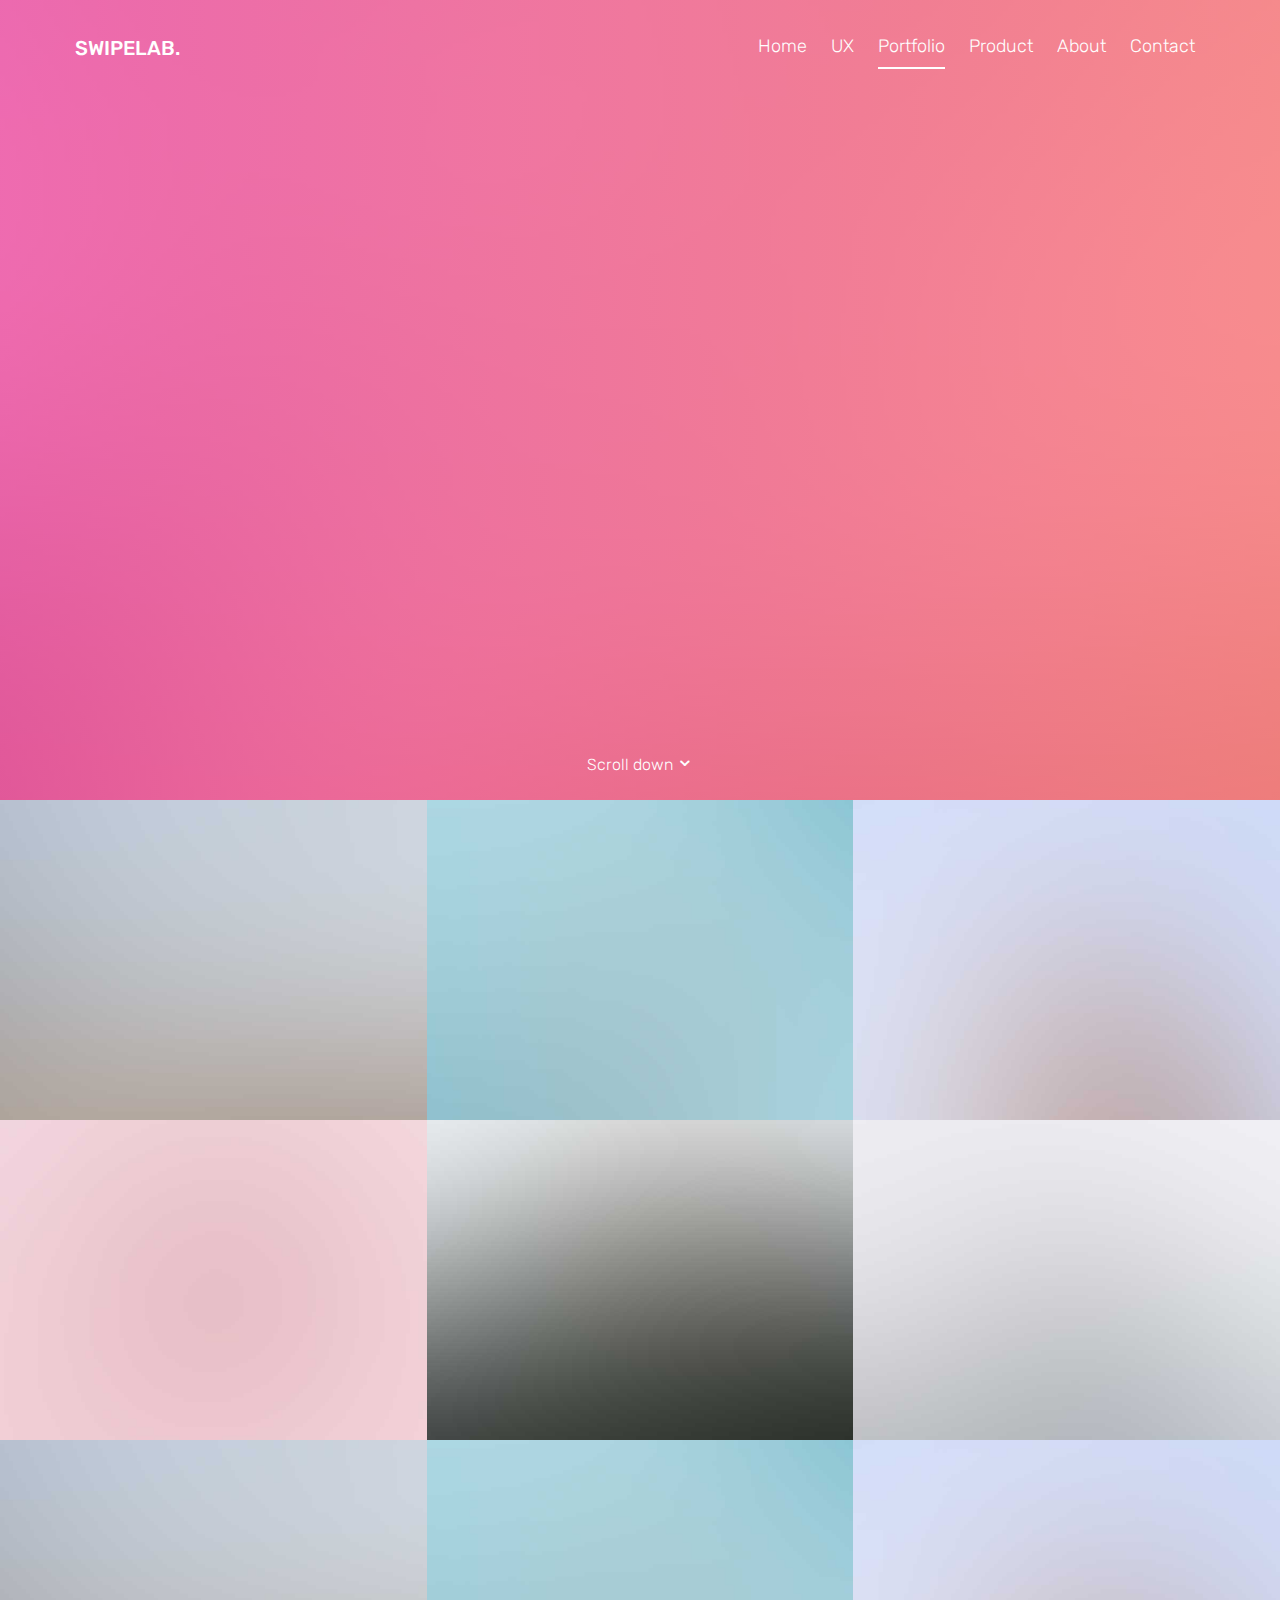
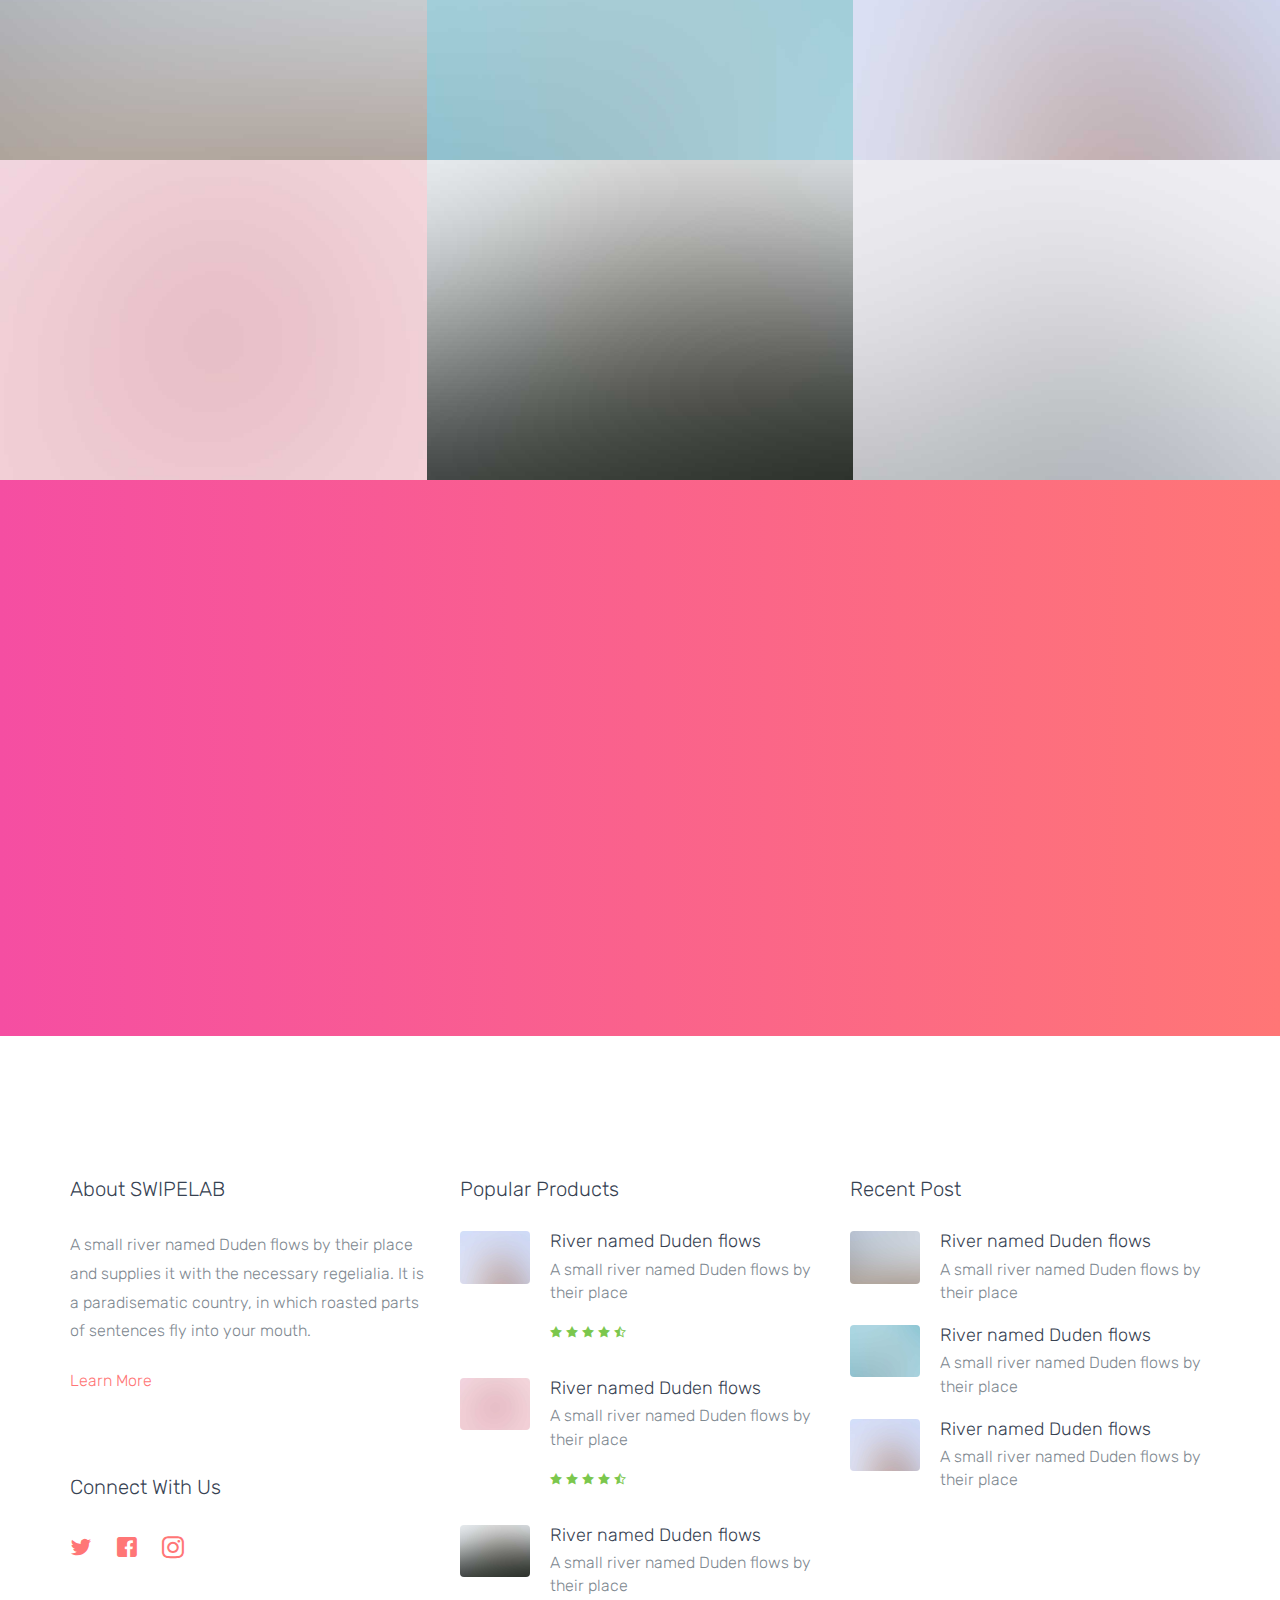
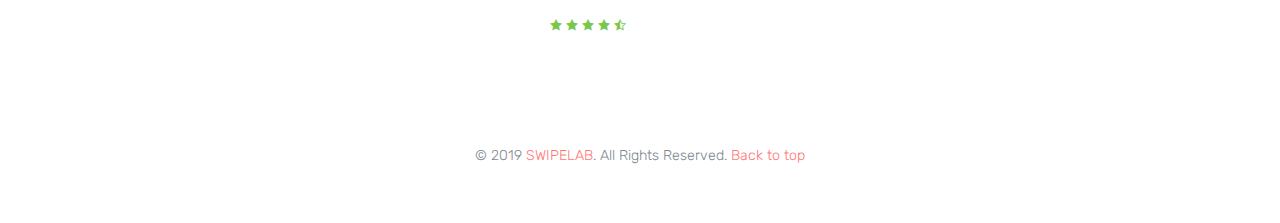
<file: portfolio.html>
<!DOCTYPE html>
<html lang="en">
  <head>
    <meta charset="utf-8">
    <meta name="viewport" content="width=device-width, initial-scale=1">
    <title>SWIPELAB &mdash; Software Agency</title>
    <meta name="description" content="Beautiful Mobile Apps in record time">
    <meta name="keywords" content="clean, fast, responsive, record time, mobile, mobile app, native, flutter, swipe, lab, swipelab, ux, ui">
    
    <link href="https://fonts.googleapis.com/css?family=Rubik:300,400,500" rel="stylesheet"> 
    <link rel="stylesheet" href="css/styles-merged.css">
    <link rel="stylesheet" href="css/style.min.css">
    <link rel="stylesheet" href="css/custom.css">
    <link rel="icon" type="image/ico" sizes="16x16" href="fav.ico">
    <link rel="icon" type="image/ico" sizes="32x32" href="img/fav_32x32.ico">

    <!--[if lt IE 9]>
      <script src="js/vendor/html5shiv.min.js"></script>
      <script src="js/vendor/respond.min.js"></script>
    <![endif]-->
  </head>

  <body>

  <header role="banner" class="probootstrap-header">
    <div class="container-fluid">
        <a href="index.html" class="probootstrap-logo">SWIPELAB<span>.</span></a>
        
        <a href="#" class="probootstrap-burger-menu visible-xs" ><i>Menu</i></a>
        <div class="mobile-menu-overlay"></div>

        <nav role="navigation" class="probootstrap-nav hidden-xs">
          <ul class="probootstrap-main-nav">
            <li><a href="index.html">Home</a></li>
            <li><a href="ux.html">UX</a></li>
            <li class="active"><a href="portfolio.html">Portfolio</a></li>
            <li><a href="products.html">Product</a></li>
            <li><a href="about.html">About</a></li>
            <li><a href="contact.html">Contact</a></li>
          </ul>
          <div class="extra-text visible-xs">
            <a href="#" class="probootstrap-burger-menu"><i>Menu</i></a>
            <h5>Social</h5>
            <ul class="social-buttons">
              <li><a href="#"><i class="icon-twitter"></i></a></li>
              <li><a href="#"><i class="icon-facebook"></i></a></li>
              <li><a href="#"><i class="icon-instagram2"></i></a></li>
            </ul>
            <p><small>&copy; Copyright 2019 SWIPELAB. All Rights Reserved.</small></p>
          </div>
        </nav>
    </div>
  </header>
  <!-- END: header -->
  
  <!-- START: section -->
  <section class="probootstrap-intro" style="background-image: url(img/hero_bg_2.jpg);" data-stellar-background-ratio="0.5">
    <div class="container-fluid">
      <div class="row">
        <div class="col-md-7 probootstrap-intro-text">
          <h1 class="probootstrap-animate">Portfolio</h1>
          <div class="probootstrap-subtitle probootstrap-animate">
            <h2>Portofolio item by <a href="https://swipelab.co/" target="_blank">swipelab.co</a></h2>
          </div>
          <p class="watch-intro probootstrap-animate"><a href="#" class="popup-vimeo">Watch the video <i class="icon-play2"></i></a></p>
        </div>
      </div>
    </div>
    <a class="probootstrap-scroll-down js-next" href="#next-section">Scroll down <i class="icon-chevron-down"></i></a>
  </section>
  <!-- END: section -->
  

  <section id="next-section">
    <div class="container-fluid">
      <div class="row probootstrap-gutter0">
        <div class="col-md-4 col-sm-6">
          <a href="portfolio-single.html" class="probootstrap-hover-overlay">
            <img src="img/img_1.jpg" alt="swipelab.co" class="img-responsive">
            <div class="probootstrap-text-overlay">
              <h3>Beautiful Office</h3>
              <p>Website, Photography</p>
            </div>
          </a>
        </div>
        <div class="col-md-4 col-sm-6">
          <a href="portfolio-single.html" class="probootstrap-hover-overlay">
            <img src="img/img_2.jpg" alt="swipelab.co" class="img-responsive">
            <div class="probootstrap-text-overlay">
              <h3>Drawning In The Blue Water</h3>
              <p>Website, Photography</p>
            </div>
          </a>
        </div>
        <div class="col-md-4 col-sm-6">
          <a href="portfolio-single.html" class="probootstrap-hover-overlay">
            <img src="img/img_3.jpg" alt="swipelab.co" class="img-responsive">
            <div class="probootstrap-text-overlay">
              <h3>Prominent Building</h3>
              <p>Website, Photography</p>
            </div>
          </a>
        </div>
        <div class="col-md-4 col-sm-6">
          <a href="portfolio-single.html" class="probootstrap-hover-overlay">
            <img src="img/img_4.jpg" alt="swipelab.co" class="img-responsive">
            <div class="probootstrap-text-overlay">
              <h3>Pink Lips</h3>
              <p>Website, Photography</p>
            </div>
          </a>
        </div>
        <div class="col-md-4 col-sm-6">
          <a href="portfolio-single.html" class="probootstrap-hover-overlay">
            <img src="img/img_5.jpg" alt="swipelab.co" class="img-responsive">
            <div class="probootstrap-text-overlay">
              <h3>House With Orange Window</h3>
              <p>Website, Photography</p>
            </div>
          </a>
        </div>
        <div class="col-md-4 col-sm-6">
          <a href="portfolio-single.html" class="probootstrap-hover-overlay">
            <img src="img/img_6.jpg" alt="swipelab.co" class="img-responsive">
            <div class="probootstrap-text-overlay">
              <h3>Explorer Guy In The East</h3>
              <p>Website, Photography</p>
            </div>
          </a>
        </div>

        <div class="col-md-4 col-sm-6">
          <a href="portfolio-single.html" class="probootstrap-hover-overlay">
            <img src="img/img_1.jpg" alt="swipelab.co" class="img-responsive">
            <div class="probootstrap-text-overlay">
              <h3>Beautiful Office</h3>
              <p>Website, Photography</p>
            </div>
          </a>
        </div>
        <div class="col-md-4 col-sm-6">
          <a href="portfolio-single.html" class="probootstrap-hover-overlay">
            <img src="img/img_2.jpg" alt="swipelab.co" class="img-responsive">
            <div class="probootstrap-text-overlay">
              <h3>Drawning In The Blue Water</h3>
              <p>Website, Photography</p>
            </div>
          </a>
        </div>
        <div class="col-md-4 col-sm-6">
          <a href="portfolio-single.html" class="probootstrap-hover-overlay">
            <img src="img/img_3.jpg" alt="swipelab.co" class="img-responsive">
            <div class="probootstrap-text-overlay">
              <h3>Prominent Building</h3>
              <p>Website, Photography</p>
            </div>
          </a>
        </div>
        <div class="col-md-4 col-sm-6">
          <a href="portfolio-single.html" class="probootstrap-hover-overlay">
            <img src="img/img_4.jpg" alt="swipelab.co" class="img-responsive">
            <div class="probootstrap-text-overlay">
              <h3>Pink Lips</h3>
              <p>Website, Photography</p>
            </div>
          </a>
        </div>
        <div class="col-md-4 col-sm-6">
          <a href="portfolio-single.html" class="probootstrap-hover-overlay">
            <img src="img/img_5.jpg" alt="swipelab.co" class="img-responsive">
            <div class="probootstrap-text-overlay">
              <h3>House With Orange Window</h3>
              <p>Website, Photography</p>
            </div>
          </a>
        </div>
        <div class="col-md-4 col-sm-6">
          <a href="portfolio-single.html" class="probootstrap-hover-overlay">
            <img src="img/img_6.jpg" alt="swipelab.co" class="img-responsive">
            <div class="probootstrap-text-overlay">
              <h3>Explorer Guy In The East</h3>
              <p>Website, Photography</p>
            </div>
          </a>
        </div>

      </div>
    </div>
  </section>

  
  <section class="probootstrap-section probootstrap-section-colored">
    <div class="container">
      <div class="row text-center">
        <div class="col-lg-8 col-md-offset-2 mb30 section-heading probootstrap-animate">
          <h2>Let's Work Together</h2>
          <p class="lead">Far far away, behind the word mountains, far from the countries Vokalia and Consonantia, there live the blind texts. Separated they live in Bookmarksgrove right at the coast of the Semantics, a large language ocean.</p>
        </div>
      </div>
      <div class="row">
        <div class="col-md-4 col-md-offset-4 probootstrap-animate">
          <p class="text-center">
            <a href="#" class="btn btn-ghost btn-ghost-white btn-lg btn-block" role="button">Contact Us</a>
          </p>
        </div>
      </div>
    </div>
  </section>

  <footer role="contentinfo" class="probootstrap-footer">
    <div class="container">
      <div class="row">
        <div class="col-md-4">
          <div class="probootstrap-footer-widget">
            <h3>About SWIPELAB</h3>
            <p>A small river named Duden flows by their place and supplies it with the necessary regelialia. It is a paradisematic country, in which roasted parts of sentences fly into your mouth.</p>
            <p><a href="#" class="link-with-icon">Learn More <i class=" icon-chevron-right"></i></a></p>
          </div>
          <div class="probootstrap-footer-widget">
            <h3>Connect With Us</h3>
            <ul class="probootstrap-footer-social">
              <li><a href=""><i class="icon-twitter"></i></a></li>
              <li><a href=""><i class="icon-facebook"></i></a></li>
              <li><a href=""><i class="icon-instagram2"></i></a></li>
            </ul>
          </div>
        </div>
        <div class="col-md-4">
          <div class="probootstrap-footer-widget">
            <h3>Popular Products</h3>
            <ul class="probootstrap-product-list">
              <li class="mb20">
                <a href="#">
                  <figure><img src="img/img_3.jpg" alt="swipelab.co" class="img-responsive"></figure>
                  <div class="text">
                    <h4>River named Duden flows</h4>
                    <p>A small river named Duden flows by their place</p>
                    <p class="secondary-color rate"><i class="icon-star-full"></i><i class="icon-star-full"></i><i class="icon-star-full"></i><i class="icon-star-full"></i><i class="icon-star-half"></i></p>
                  </div>
                </a>
              </li>
              <li class="mb20">
                <a href="#">
                  <figure><img src="img/img_4.jpg" alt="swipelab.co" class="img-responsive"></figure>
                  <div class="text">
                    <h4>River named Duden flows</h4>
                    <p>A small river named Duden flows by their place</p>
                    <p class="secondary-color rate"><i class="icon-star-full"></i><i class="icon-star-full"></i><i class="icon-star-full"></i><i class="icon-star-full"></i><i class="icon-star-half"></i></p>
                  </div>
                </a>
              </li>
              <li class="mb20">
                <a href="#">
                  <figure><img src="img/img_5.jpg" alt="swipelab.co" class="img-responsive"></figure>
                  <div class="text">
                    <h4>River named Duden flows</h4>
                    <p>A small river named Duden flows by their place</p>
                    <p class="secondary-color rate"><i class="icon-star-full"></i><i class="icon-star-full"></i><i class="icon-star-full"></i><i class="icon-star-full"></i><i class="icon-star-half"></i></p>
                  </div>
                </a>
              </li>
            </ul>
          </div>
        </div>
        <div class="col-md-4">
          <div class="probootstrap-footer-widget">
            <h3>Recent Post</h3>
            <ul class="probootstrap-blog-list">
              <li>
                <a href="#">
                  <figure><img src="img/img_1.jpg" alt="swipelab.co" class="img-responsive"></figure>
                  <div class="text">
                    <h4>River named Duden flows</h4>
                    <p>A small river named Duden flows by their place</p>
                  </div>
                </a>
              </li>
              <li>
                <a href="#">
                  <figure><img src="img/img_2.jpg" alt="swipelab.co" class="img-responsive"></figure>
                  <div class="text">
                    <h4>River named Duden flows</h4>
                    <p>A small river named Duden flows by their place</p>
                  </div>
                </a>
              </li>
              <li>
                <a href="#">
                  <figure><img src="img/img_3.jpg" alt="swipelab.co" class="img-responsive"></figure>
                  <div class="text">
                    <h4>River named Duden flows</h4>
                    <p>A small river named Duden flows by their place</p>
                  </div>
                </a>
              </li>
            </ul>
          </div>
        </div>
      </div>
      <div class="row mt40">
        <div class="col-md-12 text-center">
          <p>
            <small>&copy; 2019 <a href="https://swipelab.co/" target="_blank">SWIPELAB</a>. All Rights Reserved.
            <a href="#" class="js-backtotop">Back to top</a>
          </p>
        </div>
      </div>
    </div>
  </footer>
  
  <script src="js/scripts.min.js"></script>
  <script src="js/main.min.js"></script>
  <script src="js/custom.js"></script>

  </body>
</html>
</file>
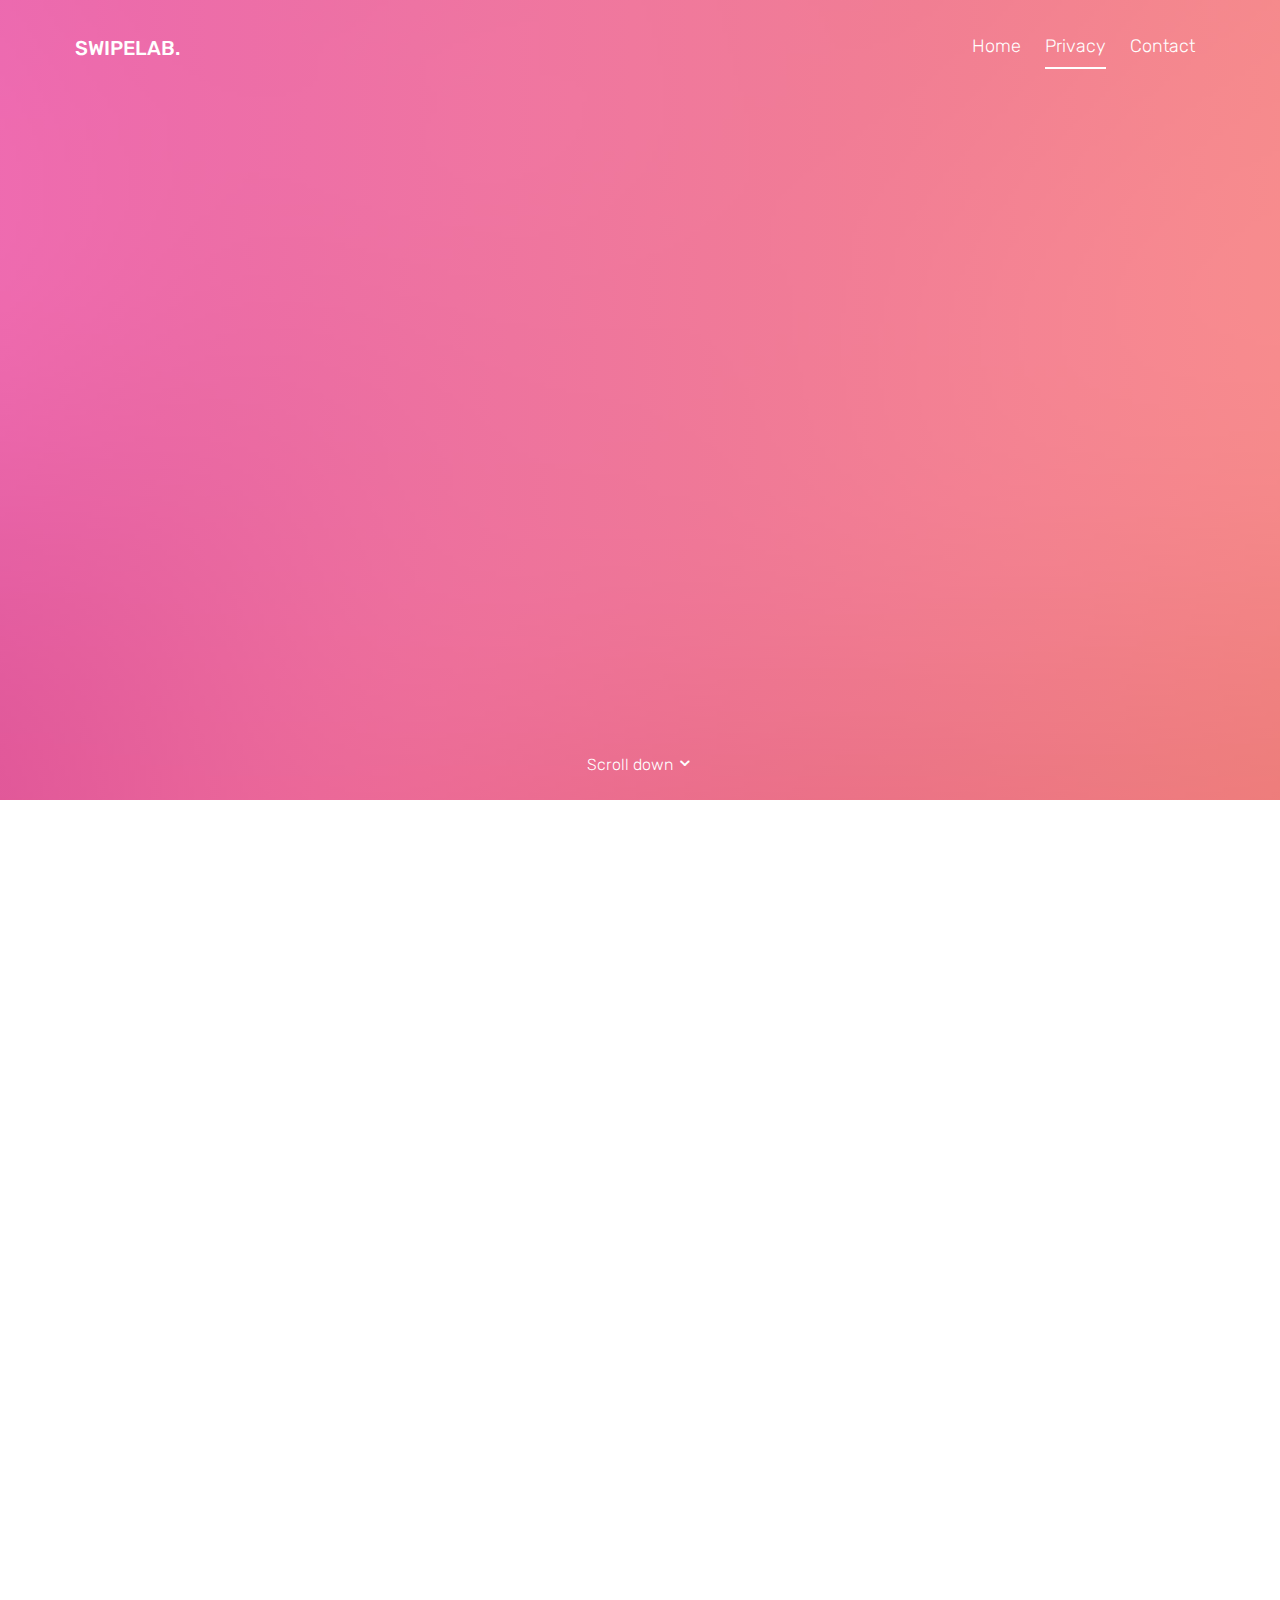
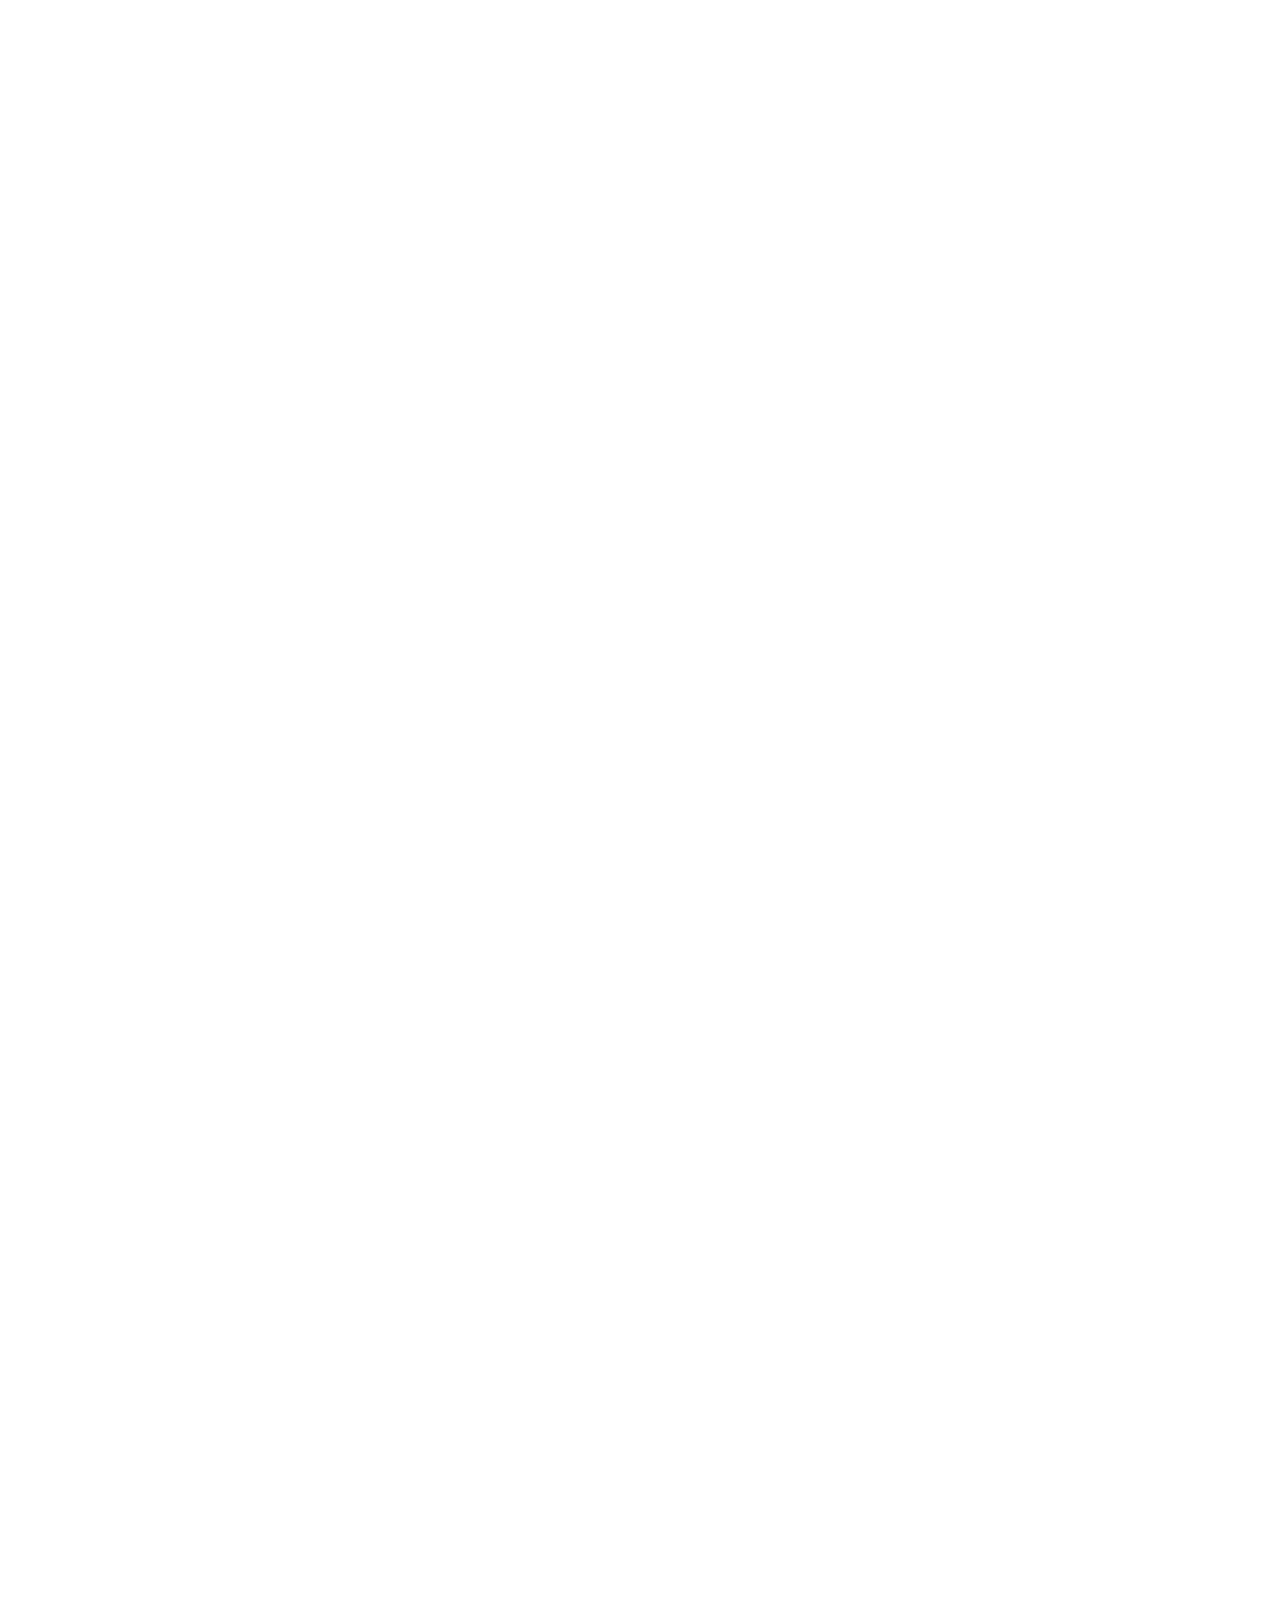
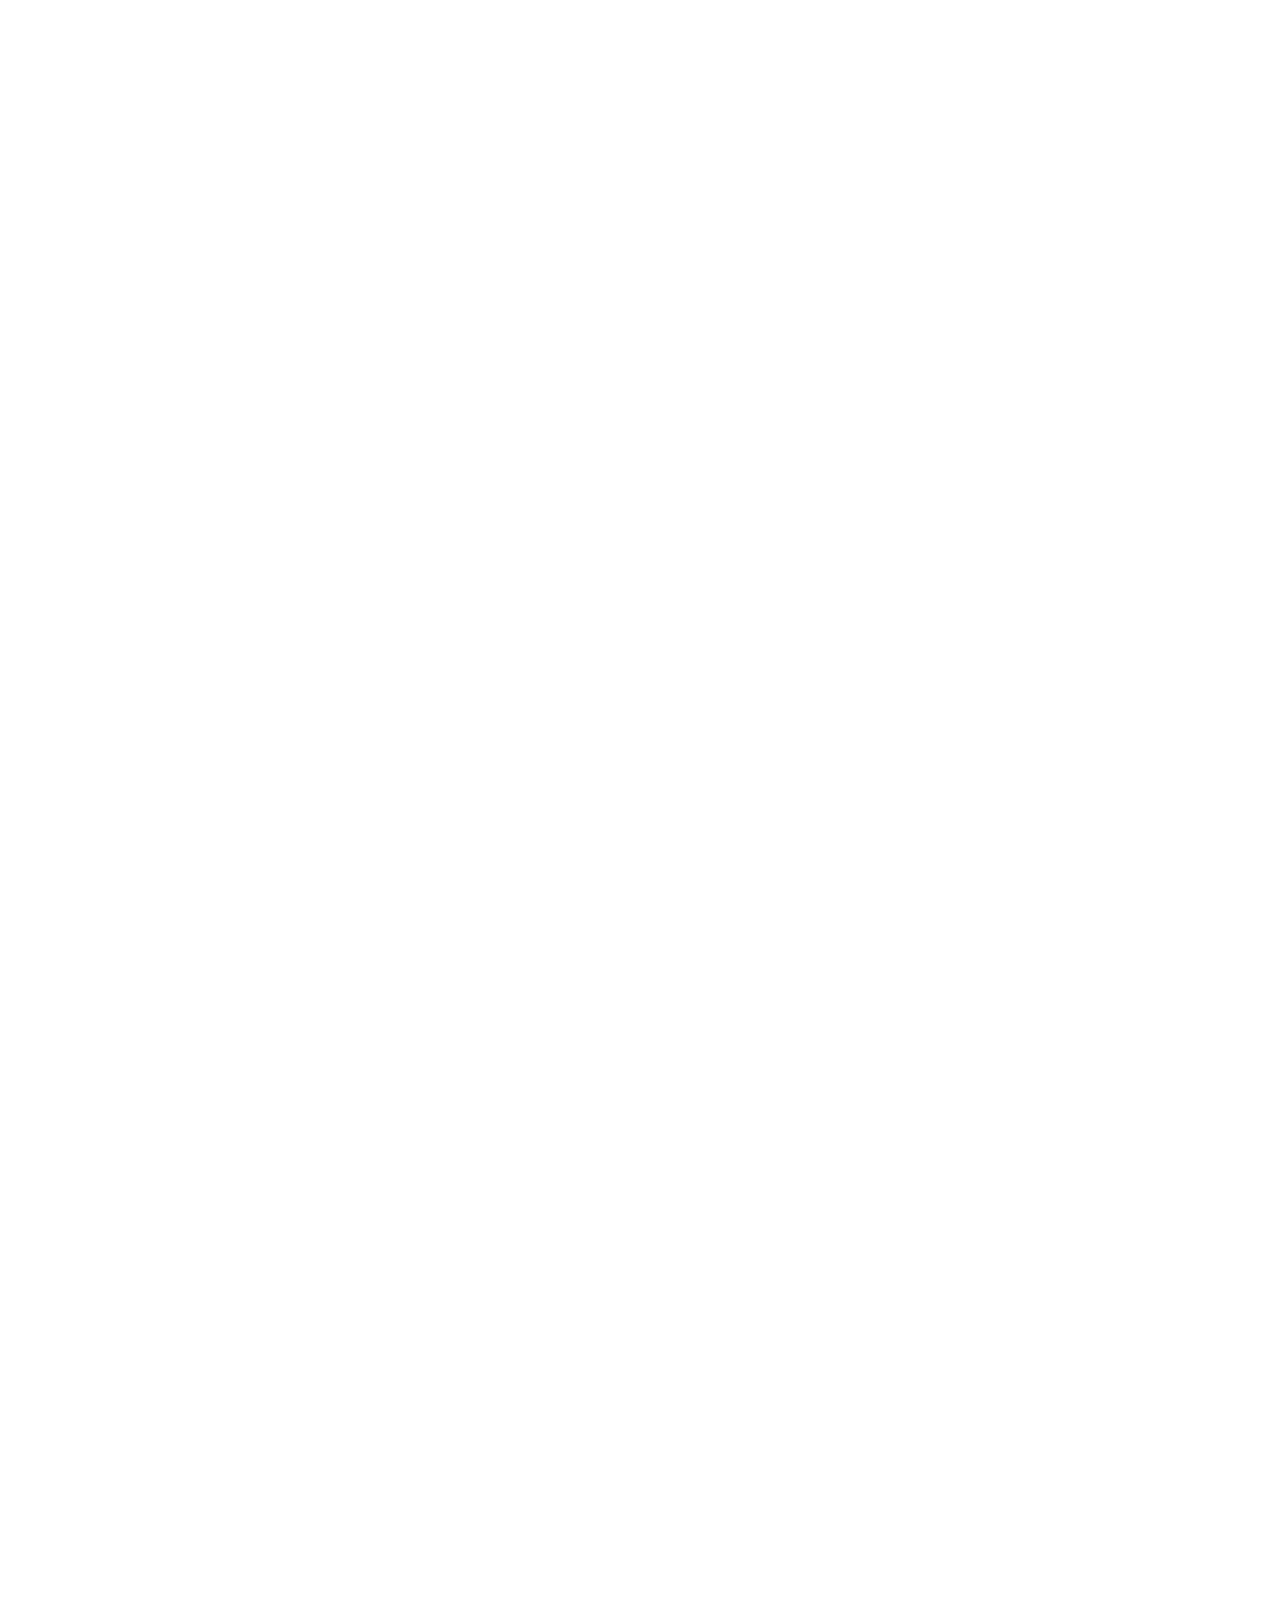
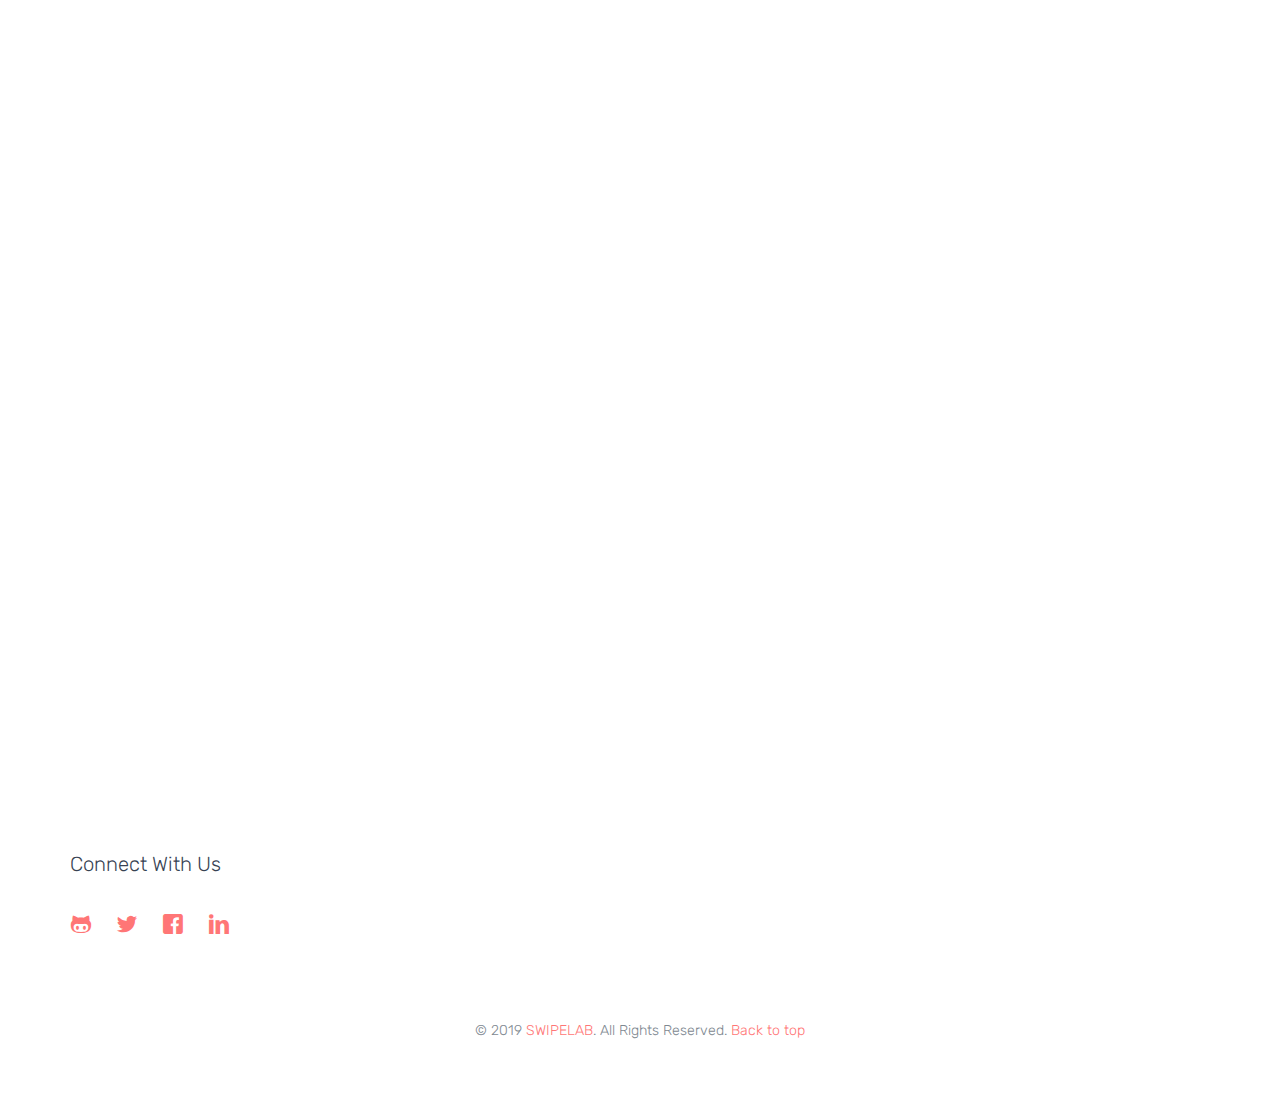
<file: privacy.html>
<!DOCTYPE html>
<html lang="en">

<head>
  <meta charset="utf-8">
  <meta name="viewport" content="width=device-width, initial-scale=1">
  <title>SWIPELAB &mdash; Chat &mdash; Privacy Policy</title>
  <meta name="description" content="Beautiful Mobile Apps in record time">
  <meta name="keywords"
    content="clean, fast, responsive, record time, record, time, mobile, app, mobile app, native, flutter, swipe, lab, swipelab, ux, ui, agrapine, alexandru, kristiina, cristi, mihai, carlos, rodrigues">

  <link href="https://fonts.googleapis.com/css?family=Rubik:300,400,500" rel="stylesheet">
  <link rel="stylesheet" href="css/styles-merged.css">
  <link rel="stylesheet" href="css/style.min.css">
  <link rel="stylesheet" href="css/custom.css">
  <link rel="icon" type="image/ico" sizes="16x16" href="fav.ico">
  <link rel="icon" type="image/ico" sizes="32x32" href="img/fav_32x32.ico">

  <!--[if lt IE 9]>
      <script src="js/vendor/html5shiv.min.js"></script>
      <script src="js/vendor/respond.min.js"></script>
    <![endif]-->
</head>

<body>
  <header role="banner" class="probootstrap-header">
    <div class="container-fluid">
      <a href="index.html" class="probootstrap-logo">SWIPELAB<span>.</span></a>

      <a href="#" class="probootstrap-burger-menu visible-xs"><i>Menu</i></a>
      <div class="mobile-menu-overlay"></div>

      <nav role="navigation" class="probootstrap-nav hidden-xs">
        <ul class="probootstrap-main-nav">
          <li><a href="index.html">Home</a></li>
          <li class="active"><a href="privacy.html">Privacy</a></li>
          <li><a href="contact.html">Contact</a></li>
        </ul>
        <div class="extra-text visible-xs">
          <a href="#" class="probootstrap-burger-menu"><i>Menu</i></a>
          <h5>Social</h5>
          <ul class="social-buttons">
            <li><a href="https://github.com/swipelab"><i class="icon-github"></i></a></li>
            <li><a href="https://twitter.com/swipelabco"><i class="icon-twitter"></i></a></li>
            <li><a href="https://www.facebook.com/swipelabco"><i class="icon-facebook"></i></a></li>
            <li><a href="https://linkedin.com/company/swipelabco"><i class="icon-linkedin"></i></a></li>
          </ul>
          <p><small>&copy; Copyright 2019 SWIPELAB Ltd. All Rights Reserved.</small></p>
        </div>
      </nav>
    </div>
  </header>

  <section class="probootstrap-intro" style="background-image: url(img/hero_bg_2.jpg);"
    data-stellar-background-ratio="0.5">
    <div class="container-fluid">
      <div class="row">
        <div class="col-md-7 probootstrap-intro-text">
          <h1 class="probootstrap-animate">SWIPELAB</h1>
          <div class="probootstrap-subtitle probootstrap-animate">
            <h2>Privacy Policy</h2>
          </div>
          <!-- <p class="watch-intro probootstrap-animate"><a href="" class="popup-vimeo">Video coming soon <i class="icon-play2"></i></a></p> -->
        </div>
      </div>
    </div>
    <a class="probootstrap-scroll-down js-next" href="#privacy">Scroll down <i class="icon-chevron-down"></i></a>
  </section>

  <section id="privacy" class="probootstrap-section probootstrap-section-dark privacy probootstrap-animate">
    <div class="container">
        <h2>Privacy Policy (Last updated April 29, 2025)</h2>
        <p>This Privacy Notice for Swipelab Ltd (doing business as Swipelab) ('we', 'us', or 'our'), describes how and why we might access, collect, store, use, and/or share ('process') your personal information when you use our services ('Services'), including when you:</p>

        <p class="lead">WHAT INFORMATION DO WE COLLECT?</p>      
        <p>In Short: We collect personal information that you provide to us.</p>
        <p>We collect personal information that you voluntarily provide to us when you register on the Services, express an interest in obtaining information about us or our products and Services, when you participate in activities on the Services, or otherwise when you contact us.
          <li>Personal Information Provided by You. The personal information that we collect depends on the context of your interactions with us and the Services, the choices you make, and the products and features you use. The personal information we collect may include the following: email addresses, contact preferences, names.</li>
          <li>Sensitive Information. We do not process sensitive information.</li>
          <li>Application Data. If you use our application(s), we also may collect the following information if you choose to provide us with access or permission:</li>
          <li>Push Notifications. We may request to send you push notifications regarding your account or certain features of the application(s). If you wish to opt out from receiving these types of communications, you may turn them off in your device's settings. This information is primarily needed to maintain the security and operation of our application(s), for troubleshooting, and for our internal analytics and reporting purposes.</li>
          <li>All personal information that you provide to us must be true, complete, and accurate, and you must notify us of any changes to such personal information.</li>
        </p>

        <p class="lead">GOOGLE API</p> 
        <p>Our use of information received from Google APIs will adhere to <a href="https://developers.google.com/terms/api-services-user-data-policy">Google API Services User Data Policy</a>, including the <a href="https://developers.google.com/terms/api-services-user-data-policy#limited-use">Limited Use requirements</a>.</p>

        <p class="lead">HOW DO WE PROCESS YOUR INFORMATION?</p>
        <p>In Short: We process your information to provide, improve, and administer our Services, communicate with you, for security and fraud prevention, and to comply with law. We may also process your information for other purposes with your consent.</p>
        <p><h4>We process your personal information for a variety of reasons, depending on how you interact with our Services, including:</h4>
          <li>To facilitate account creation and authentication and otherwise manage user accounts. We may process your information so you can create and log in to your account, as well as keep your account in working order.</li>
          <li>To deliver and facilitate delivery of services to the user. We may process your information to provide you with the requested service.</li>
          <li>To respond to user inquiries/offer support to users. We may process your information to respond to your inquiries and solve any potential issues you might have with the requested service.</li>
          <li>To send administrative information to you. We may process your information to send you details about our products and services, changes to our terms and policies, and other similar information.</li>
        </p>
        <p>To save or protect an individual's vital interest. We may process your information when necessary to save or protect an individual's vital interest, such as to prevent harm.</p>

        <p class="lead">WHAT LEGAL BASES DO WE RELY ON TO PROCESS YOUR INFORMATION?</p>
        <p>In Short: We only process your personal information when we believe it is necessary and we have a valid legal reason (i.e. legal basis) to do so under applicable law, like with your consent, to comply with laws, to provide you with services to enter into or fulfil our contractual obligations, to protect your rights, or to fulfil our legitimate business interests.</p>
        <p>The General Data Protection Regulation (GDPR) and UK GDPR require us to explain the valid legal bases we rely on in order to process your personal information. As such, we may rely on the following legal bases to process your personal information:
          <li>Consent. We may process your information if you have given us permission (i.e. consent) to use your personal information for a specific purpose. You can withdraw your consent at any time. Learn more about withdrawing your consent.</li>
          <li>Performance of a Contract. We may process your personal information when we believe it is necessary to fulfil our contractual obligations to you, including providing our Services or at your request prior to entering into a contract with you.</li>
          <li>Legal Obligations. We may process your information where we believe it is necessary for compliance with our legal obligations, such as to cooperate with a law enforcement body or regulatory agency, exercise or defend our legal rights, or disclose your information as evidence in litigation in which we are involved.</li>
          <li>Vital Interests. We may process your information where we believe it is necessary to protect your vital interests or the vital interests of a third party, such as situations involving potential threats to the safety of any person.</li>
        </p>

        <p class="lead">WHEN AND WITH WHOM DO WE SHARE YOUR PERSONAL INFORMATION?</p>
        <p>In Short: We may share information in specific situations described in this section and/or with the following third parties.</p>
        <p>We may need to share your personal information in the following situations:
          <li>Business Transfers. We may share or transfer your information in connection with, or during negotiations of, any merger, sale of company assets, financing, or acquisition of all or a portion of our business to another company.</li>
        </p>
        
        <p class="lead">HOW LONG DO WE KEEP YOUR INFORMATION?</p>
        <p>In Short: We keep your information for as long as necessary to fulfil the purposes outlined in this Privacy Notice unless otherwise required by law.</p>
        <p>We will only keep your personal information for as long as it is necessary for the purposes set out in this Privacy Notice, unless a longer retention period is required or permitted by law (such as tax, accounting, or other legal requirements). No purpose in this notice will require us keeping your personal information for longer than the period of time in which users have an account with us.</p>
        <p>When we have no ongoing legitimate business need to process your personal information, we will either delete or anonymise such information, or, if this is not possible (for example, because your personal information has been stored in backup archives), then we will securely store your personal information and isolate it from any further processing until deletion is possible.</p>

        <p class="lead">HOW DO WE KEEP YOUR INFORMATION SAFE?</p>
        <p>In Short: We aim to protect your personal information through a system of organisational and technical security measures.</p>
        <p>We have implemented appropriate and reasonable technical and organisational security measures designed to protect the security of any personal information we process. However, despite our safeguards and efforts to secure your information, no electronic transmission over the Internet or information storage technology can be guaranteed to be 100% secure, so we cannot promise or guarantee that hackers, cybercriminals, or other unauthorised third parties will not be able to defeat our security and improperly collect, access, steal, or modify your information. Although we will do our best to protect your personal information, transmission of personal information to and from our Services is at your own risk. You should only access the Services within a secure environment.</p>

        <p class="lead">DO WE COLLECT INFORMATION FROM MINORS?</p>
        <p>In Short: We do not knowingly collect data from or market to children under 18 years of age.</p>
        <p>We do not knowingly collect, solicit data from, or market to children under 18 years of age, nor do we knowingly sell such personal information. By using the Services, you represent that you are at least 18 or that you are the parent or guardian of such a minor and consent to such minor dependent's use of the Services. If we learn that personal information from users less than 18 years of age has been collected, we will deactivate the account and take reasonable measures to promptly delete such data from our records. If you become aware of any data we may have collected from children under age 18, please contact us at info@swipelab.com.</p>

        <p class="lead">WHAT ARE YOUR PRIVACY RIGHTS?</p>
        <p>In Short: In some regions, such as the European Economic Area (EEA), United Kingdom (UK), and Switzerland, you have rights that allow you greater access to and control over your personal information. You may review, change, or terminate your account at any time, depending on your country, province, or state of residence.</p>
        <p>In some regions (like the EEA, UK, and Switzerland), you have certain rights under applicable data protection laws. These may include the right (i) to request access and obtain a copy of your personal information, (ii) to request rectification or erasure; (iii) to restrict the processing of your personal information; (iv) if applicable, to data portability; and (v) not to be subject to automated decision-making. In certain circumstances, you may also have the right to object to the processing of your personal information. You can make such a request by contacting us by using the contact details provided in the section <a href="#notice-contact">HOW CAN YOU CONTACT US ABOUT THIS NOTICE?</a> below.</p>
        <p>We will consider and act upon any request in accordance with applicable data protection laws.</p>
        <p>If you are located in the EEA or UK and you believe we are unlawfully processing your personal information, you also have the right to complain to your Member State data protection authority or UK data protection authority.</p>
        <p>If you are located in Switzerland, you may contact the Federal Data Protection and Information Commissioner.</p>
        <p>Withdrawing your consent: If we are relying on your consent to process your personal information, you have the right to withdraw your consent at any time. You can withdraw your consent at any time by contacting us by using the contact details provided in the section <a href="#notice-contact">HOW CAN YOU CONTACT US ABOUT THIS NOTICE?</a> below.</p>
        <p>However, please note that this will not affect the lawfulness of the processing before its withdrawal nor, will it affect the processing of your personal information conducted in reliance on lawful processing grounds other than consent.</p>

        <p class="lead">Account Information</p>
        <p> If you would at any time like to review or change the information in your account or terminate your account, you can:
          <li>Contact us using the contact information provided.</li>
          <li>Log in to your account settings and update your user account. Here you also have the option to delete your account</li>
          <li>Upon your request to terminate your account, we will deactivate or delete your account and information from our active databases. However, we may retain some information in our files to prevent fraud, troubleshoot problems, assist with any investigations, enforce our legal terms and/or comply with applicable legal requirements.</li>                    
        </p>
        <p>If you have questions or comments about your privacy rights, you may email us at <a href="mailto:info@swipelab.com">info@swipelab.com</a>.</p>
        
        <p class="lead">CONTROLS FOR DO-NOT-TRACK FEATURES</p>
        <p>Most web browsers and some mobile operating systems and mobile applications include a Do-Not-Track ('DNT') feature or setting you can activate to signal your privacy preference not to have data about your online browsing activities monitored and collected. At this stage, no uniform technology standard for recognising and implementing DNT signals has been finalised. As such, we do not currently respond to DNT browser signals or any other mechanism that automatically communicates your choice not to be tracked online. If a standard for online tracking is adopted that we must follow in the future, we will inform you about that practice in a revised version of this Privacy Notice.</p>

        <p class="lead">DO WE MAKE UPDATES TO THIS NOTICE?</p>
        <p>In Short: Yes, we will update this notice as necessary to stay compliant with relevant laws.</p>
        <p>We may update this Privacy Notice from time to time. The updated version will be indicated by an updated 'Revised' date at the top of this Privacy Notice. If we make material changes to this Privacy Notice, we may notify you either by prominently posting a notice of such changes or by directly sending you a notification. We encourage you to review this Privacy Notice frequently to be informed of how we are protecting your information.</p>

        <p id="notice-contact" class="lead notice-contact">HOW CAN YOU CONTACT US ABOUT THIS NOTICE?</p>
        <p>If you have questions or comments about this notice, you may email us at <a href="mailto:info@swipelab.com">info@swipelab.com</a></p>

        <p class="lead">HOW CAN YOU REVIEW, UPDATE, OR DELETE THE DATA WE COLLECT FROM YOU?</p>
        <p>Based on the applicable laws of your country, you may have the right to request access to the personal information we collect from you, details about how we have processed it, correct inaccuracies, or delete your personal information. You may also have the right to withdraw your consent to our processing of your personal information. These rights may be limited in some circumstances by applicable law. To request to review, update, or delete your personal information, please fill out and submit a data subject access request.</p>
    </div>
  </section>

  <footer role="contentinfo" class="probootstrap-footer">
    <div class="container">
      <div class="row">
        <div class="col-md-4">
          <!-- <div class="probootstrap-footer-widget">
            <h3>About SWIPELAB</h3>
            <p>A .</p>
            <p><a href="about.html" class="link-with-icon">Learn More <i class=" icon-chevron-right"></i></a></p>
          </div> -->
          <div class="probootstrap-footer-widget">
            <h3>Connect With Us</h3>
            <ul class="probootstrap-footer-social">
              <li><a href="https://github.com/swipelab"><i class="icon-github"></i></a></li>
              <li><a href="https://twitter.com/swipelabco"><i class="icon-twitter"></i></a></li>
              <li><a href="https://www.facebook.com/swipelabco"><i class="icon-facebook"></i></a></li>
              <li><a href="https://linkedin.com/company/swipelabco"><i class="icon-linkedin"></i></a></li>
            </ul>
          </div>
        </div>
      </div>
      <div class="row mt40">
        <div class="col-md-12 text-center">
          <p>
            <small>&copy; 2019 <a href="https://swipelab.com/" target="_blank">SWIPELAB</a>. All Rights Reserved.
              <a href="#" class="js-backtotop">Back to top</a>
          </p>
        </div>
      </div>
    </div>
  </footer>

  <script src="js/scripts.min.js"></script>
  <script src="js/main.min.js"></script>
  <script src="js/custom.js"></script>

</body>

</html>
</file>
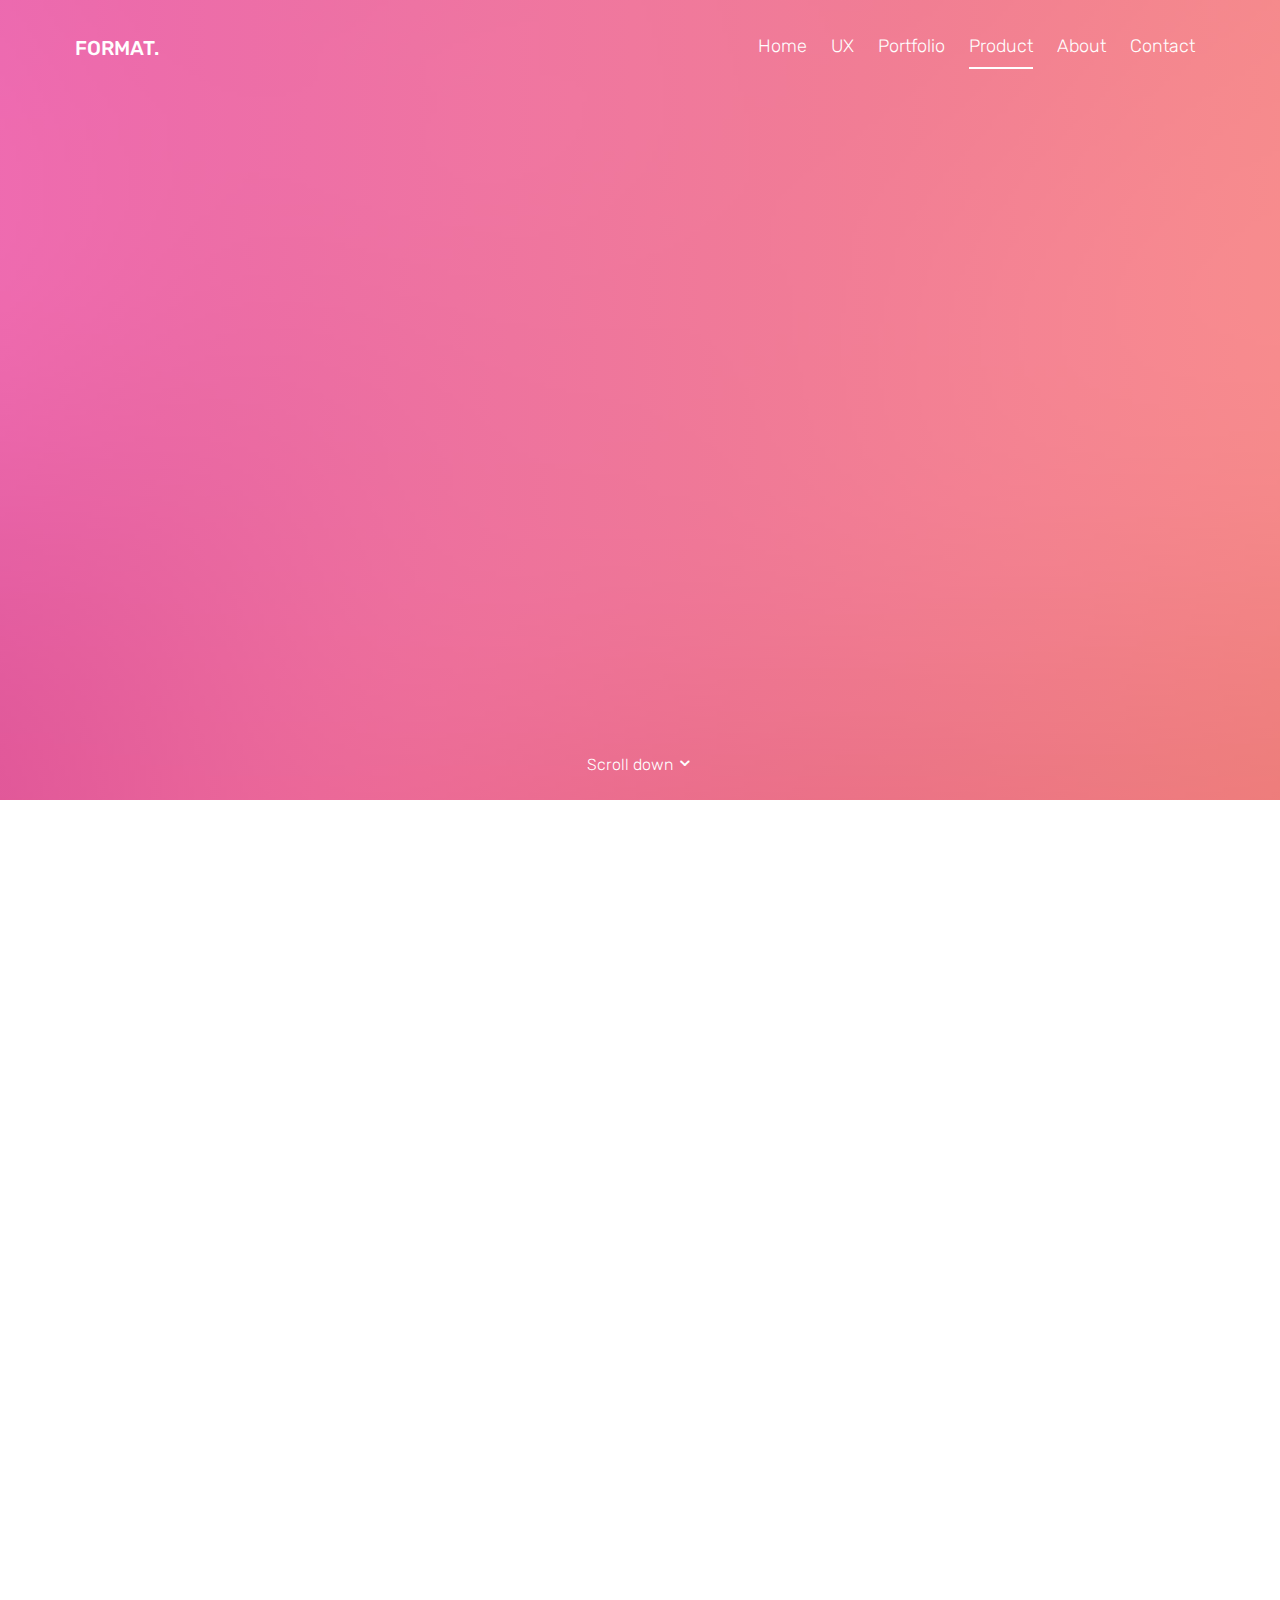
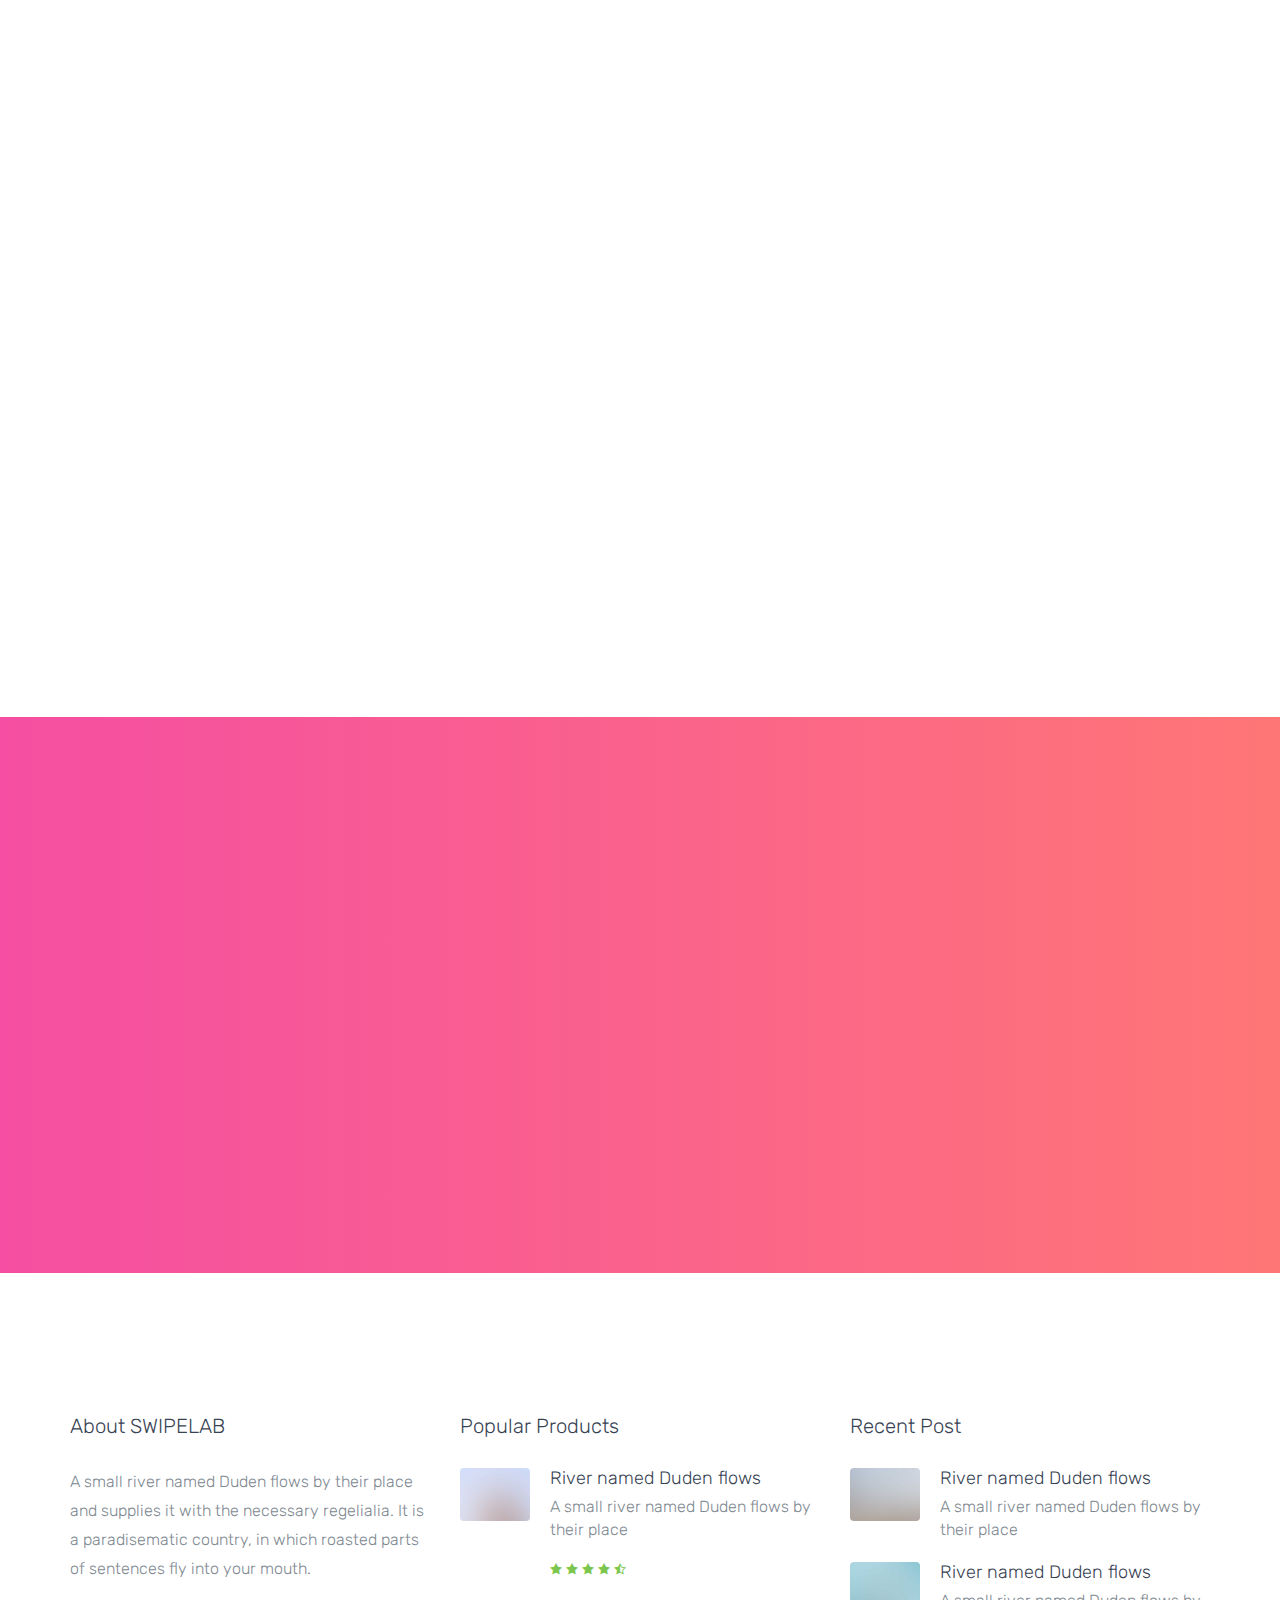
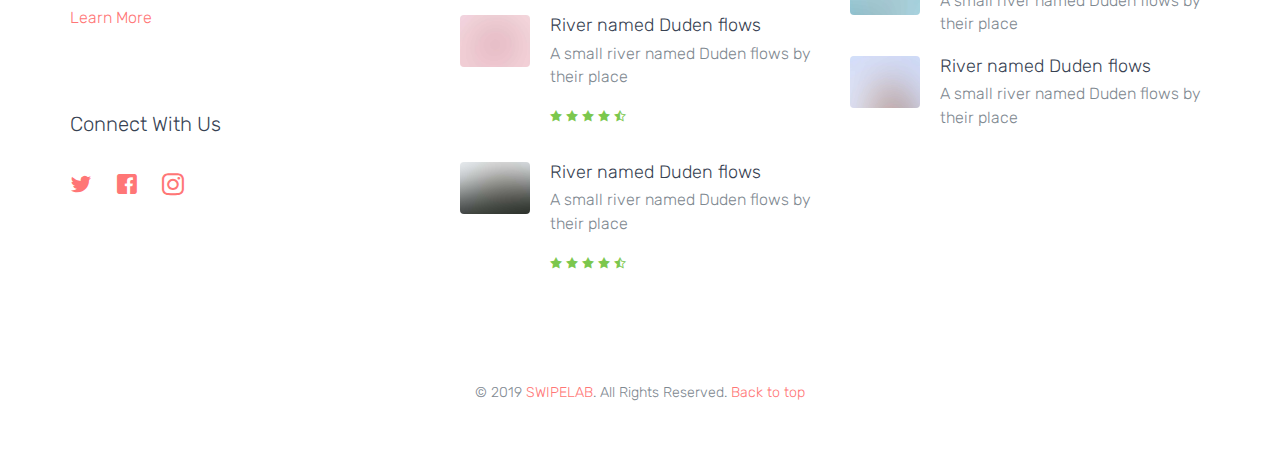
<file: products.html>
<!DOCTYPE html>
<html lang="en">
  <head>
    <meta charset="utf-8">
    <meta name="viewport" content="width=device-width, initial-scale=1">
    <title>SWIPELAB &mdash; Software Agency</title>
    <meta name="description" content="Beautiful Mobile Apps in record time">
    <meta name="keywords" content="clean, fast, responsive, record time, mobile, mobile app, native, flutter, swipe, lab, swipelab, ux, ui">
    
    <link href="https://fonts.googleapis.com/css?family=Rubik:300,400,500" rel="stylesheet"> 
    <link rel="stylesheet" href="css/styles-merged.css">
    <link rel="stylesheet" href="css/style.min.css">
    <link rel="stylesheet" href="css/custom.css">
    <link rel="icon" type="image/ico" sizes="16x16" href="fav.ico">
    <link rel="icon" type="image/ico" sizes="32x32" href="img/fav_32x32.ico">

    <!--[if lt IE 9]>
      <script src="js/vendor/html5shiv.min.js"></script>
      <script src="js/vendor/respond.min.js"></script>
    <![endif]-->
  </head>


  <body>

  <!-- START: header -->
  <header role="banner" class="probootstrap-header">
    <div class="container-fluid">
        <a href="index.html" class="probootstrap-logo">Format<span>.</span></a>
        
        <a href="#" class="probootstrap-burger-menu visible-xs" ><i>Menu</i></a>
        <div class="mobile-menu-overlay"></div>

        <nav role="navigation" class="probootstrap-nav hidden-xs">
          <ul class="probootstrap-main-nav">
            <li><a href="index.html">Home</a></li>
            <li><a href="ux.html">UX</a></li>
            <li><a href="portfolio.html">Portfolio</a></li>
            <li class="active"><a href="products.html">Product</a></li>
            <li><a href="about.html">About</a></li>
            <li><a href="contact.html">Contact</a></li>
          </ul>
          <div class="extra-text visible-xs">
            <a href="#" class="probootstrap-burger-menu"><i>Menu</i></a>
            <h5>Social</h5>
            <ul class="social-buttons">
              <li><a href="#"><i class="icon-twitter"></i></a></li>
              <li><a href="#"><i class="icon-facebook"></i></a></li>
              <li><a href="#"><i class="icon-instagram2"></i></a></li>
            </ul>
            <p><small>&copy; Copyright 2019 SWIPELAB. All Rights Reserved.</small></p>
          </div>
        </nav>
    </div>
  </header>
  <!-- END: header -->
  
  <!-- START: section -->
  <section class="probootstrap-intro" style="background-image: url(img/hero_bg_2.jpg);" data-stellar-background-ratio="0.5">
    <div class="container-fluid">
      <div class="row">
        <div class="col-md-7 probootstrap-intro-text">
          <h1 class="probootstrap-animate">Products</h1>
          <div class="probootstrap-subtitle probootstrap-animate">
            <h2>Product by <a href="https://swipelab.co/" target="_blank">swipelab.co</a></h2>
          </div>
          <p class="watch-intro probootstrap-animate"><a href="#" class="popup-vimeo">Watch the video <i class="icon-play2"></i></a></p>
        </div>
      </div>
    </div>
    <a class="probootstrap-scroll-down js-next" href="#next-section">Scroll down <i class="icon-chevron-down"></i></a>
  </section>

  <section id="next-section" class="probootstrap-section">
    <div class="container">
      <div class="row">
        <div class="col-md-4 col-sm-6 probootstrap-animate">
          <div class="probootstrap-block-image">
            <figure><a href="#"><img src="img/img_1.jpg" alt="swipelab.co"></a></figure>
            <div class="text">
              <h3 class="mb30"><a href="#">Duden Flows by Their Place</a></h3>
              <p class="dark">A small river named Duden flows by their place and supplies it with the necessary regelialia. It is a paradisematic country, in which roasted parts of sentences fly into your mouth.</p>
              <p class="secondary-color rate"><i class="icon-star-full"></i><i class="icon-star-full"></i><i class="icon-star-full"></i><i class="icon-star-full"></i><i class="icon-star-half"></i></p>
              <hr>
              <p class="clearfix like"><a class="pull-left" href="#"><i class="icon-thumbs-up"></i> 5,216</a> <a class="pull-right" href="#"><i class="icon-thumbs-down"></i> 32</a></p>
            </div>
          </div>
        </div>
        <div class="col-md-4 col-sm-6 probootstrap-animate">
          <div class="probootstrap-block-image">
            <figure><img src="img/img_2.jpg" alt="swipelab.co"></figure>
            <div class="text">
              <h3 class="mb30"><a href="#">Fly Into Your Mouth</a></h3>
              <p class="dark">A small river named Duden flows by their place and supplies it with the necessary regelialia. It is a paradisematic country, in which roasted parts of sentences fly into your mouth.</p>
              <p class="secondary-color rate"><i class="icon-star-full"></i><i class="icon-star-full"></i><i class="icon-star-full"></i><i class="icon-star-full"></i><i class="icon-star-half"></i></p>
              <hr>
              <p class="clearfix like"><a class="pull-left" href="#"><i class="icon-thumbs-up"></i> 4,923</a> <a class="pull-right" href="#"><i class="icon-thumbs-down"></i> 12</a></p>
            </div>
          </div>
        </div>
        <div class="clearfix visible-sm-block"></div>
        <div class="col-md-4 col-sm-6 probootstrap-animate">
          <div class="probootstrap-block-image">
            <figure><img src="img/img_3.jpg" alt="swipelab.co"></figure>
            <div class="text">
              <h3 class="mb30"><a href="#">Roasted Parts of Sentences</a></h3>
              <p class="dark">A small river named Duden flows by their place and supplies it with the necessary regelialia. It is a paradisematic country, in which roasted parts of sentences fly into your mouth.</p>
              <p class="secondary-color rate"><i class="icon-star-full"></i><i class="icon-star-full"></i><i class="icon-star-full"></i><i class="icon-star-full"></i><i class="icon-star-half"></i></p>
              <hr>
              <p class="clearfix like"><a class="pull-left" href="#"><i class="icon-thumbs-up"></i> 19,552</a> <a class="pull-right" href="#"><i class="icon-thumbs-down"></i> 7</a></p>
            </div>
          </div>
        </div>

        <div class="col-md-4 col-sm-6 probootstrap-animate">
          <div class="probootstrap-block-image">
            <figure><a href="#"><img src="img/img_4.jpg" alt="swipelab.co"></a></figure>
            <div class="text">
              <h3 class="mb30"><a href="#">Duden Flows by Their Place</a></h3>
              <p class="dark">A small river named Duden flows by their place and supplies it with the necessary regelialia. It is a paradisematic country, in which roasted parts of sentences fly into your mouth.</p>
              <p class="secondary-color rate"><i class="icon-star-full"></i><i class="icon-star-full"></i><i class="icon-star-full"></i><i class="icon-star-full"></i><i class="icon-star-half"></i></p>
              <hr>
              <p class="clearfix like"><a class="pull-left" href="#"><i class="icon-thumbs-up"></i> 5,216</a> <a class="pull-right" href="#"><i class="icon-thumbs-down"></i> 32</a></p>
            </div>
          </div>
        </div>
        <div class="clearfix visible-sm-block"></div>
        <div class="col-md-4 col-sm-6 probootstrap-animate">
          <div class="probootstrap-block-image">
            <figure><img src="img/img_5.jpg" alt="swipelab.co"></figure>
            <div class="text">
              <h3 class="mb30"><a href="#">Fly Into Your Mouth</a></h3>
              <p class="dark">A small river named Duden flows by their place and supplies it with the necessary regelialia. It is a paradisematic country, in which roasted parts of sentences fly into your mouth.</p>
              <p class="secondary-color rate"><i class="icon-star-full"></i><i class="icon-star-full"></i><i class="icon-star-full"></i><i class="icon-star-full"></i><i class="icon-star-half"></i></p>
              <hr>
              <p class="clearfix like"><a class="pull-left" href="#"><i class="icon-thumbs-up"></i> 4,923</a> <a class="pull-right" href="#"><i class="icon-thumbs-down"></i> 12</a></p>
            </div>
          </div>
        </div>
        <div class="col-md-4 col-sm-6 probootstrap-animate">
          <div class="probootstrap-block-image">
            <figure><img src="img/img_6.jpg" alt="swipelab.co"></figure>
            <div class="text">
              <h3 class="mb30"><a href="#">Roasted Parts of Sentences</a></h3>
              <p class="dark">A small river named Duden flows by their place and supplies it with the necessary regelialia. It is a paradisematic country, in which roasted parts of sentences fly into your mouth.</p>
              <p class="secondary-color rate"><i class="icon-star-full"></i><i class="icon-star-full"></i><i class="icon-star-full"></i><i class="icon-star-full"></i><i class="icon-star-half"></i></p>
              <hr>
              <p class="clearfix like"><a class="pull-left" href="#"><i class="icon-thumbs-up"></i> 19,552</a> <a class="pull-right" href="#"><i class="icon-thumbs-down"></i> 7</a></p>
            </div>
          </div>
        </div>
        <div class="clearfix visible-sm-block"></div>
      </div>
    </div>
  </section>

  <section class="probootstrap-section probootstrap-section-colored">
    <div class="container">
      <div class="row text-center">
        <div class="col-lg-8 col-md-offset-2 mb30 section-heading probootstrap-animate">
          <h2>Let's Work Together</h2>
          <p class="lead">Far far away, behind the word mountains, far from the countries Vokalia and Consonantia, there live the blind texts. Separated they live in Bookmarksgrove right at the coast of the Semantics, a large language ocean.</p>
        </div>
      </div>
      <div class="row">
        <div class="col-md-4 col-md-offset-4 probootstrap-animate">
          <p class="text-center">
            <a href="#" class="btn btn-ghost btn-ghost-white btn-lg btn-block" role="button">Contact Us</a>
          </p>
        </div>
      </div>
    </div>
  </section>

  <footer role="contentinfo" class="probootstrap-footer">
    <div class="container">
      <div class="row">
        <div class="col-md-4">
          <div class="probootstrap-footer-widget">
            <h3>About SWIPELAB</h3>
            <p>A small river named Duden flows by their place and supplies it with the necessary regelialia. It is a paradisematic country, in which roasted parts of sentences fly into your mouth.</p>
            <p><a href="#" class="link-with-icon">Learn More <i class=" icon-chevron-right"></i></a></p>
          </div>
          <div class="probootstrap-footer-widget">
            <h3>Connect With Us</h3>
            <ul class="probootstrap-footer-social">
              <li><a href=""><i class="icon-twitter"></i></a></li>
              <li><a href=""><i class="icon-facebook"></i></a></li>
              <li><a href=""><i class="icon-instagram2"></i></a></li>
            </ul>
          </div>
        </div>
        <div class="col-md-4">
          <div class="probootstrap-footer-widget">
            <h3>Popular Products</h3>
            <ul class="probootstrap-product-list">
              <li class="mb20">
                <a href="#">
                  <figure><img src="img/img_3.jpg" alt="swipelab.co" class="img-responsive"></figure>
                  <div class="text">
                    <h4>River named Duden flows</h4>
                    <p>A small river named Duden flows by their place</p>
                    <p class="secondary-color rate"><i class="icon-star-full"></i><i class="icon-star-full"></i><i class="icon-star-full"></i><i class="icon-star-full"></i><i class="icon-star-half"></i></p>
                  </div>
                </a>
              </li>
              <li class="mb20">
                <a href="#">
                  <figure><img src="img/img_4.jpg" alt="swipelab.co" class="img-responsive"></figure>
                  <div class="text">
                    <h4>River named Duden flows</h4>
                    <p>A small river named Duden flows by their place</p>
                    <p class="secondary-color rate"><i class="icon-star-full"></i><i class="icon-star-full"></i><i class="icon-star-full"></i><i class="icon-star-full"></i><i class="icon-star-half"></i></p>
                  </div>
                </a>
              </li>
              <li class="mb20">
                <a href="#">
                  <figure><img src="img/img_5.jpg" alt="swipelab.co" class="img-responsive"></figure>
                  <div class="text">
                    <h4>River named Duden flows</h4>
                    <p>A small river named Duden flows by their place</p>
                    <p class="secondary-color rate"><i class="icon-star-full"></i><i class="icon-star-full"></i><i class="icon-star-full"></i><i class="icon-star-full"></i><i class="icon-star-half"></i></p>
                  </div>
                </a>
              </li>
            </ul>
          </div>
        </div>
        <div class="col-md-4">
          <div class="probootstrap-footer-widget">
            <h3>Recent Post</h3>
            <ul class="probootstrap-blog-list">
              <li>
                <a href="#">
                  <figure><img src="img/img_1.jpg" alt="swipelab.co" class="img-responsive"></figure>
                  <div class="text">
                    <h4>River named Duden flows</h4>
                    <p>A small river named Duden flows by their place</p>
                  </div>
                </a>
              </li>
              <li>
                <a href="#">
                  <figure><img src="img/img_2.jpg" alt="swipelab.co" class="img-responsive"></figure>
                  <div class="text">
                    <h4>River named Duden flows</h4>
                    <p>A small river named Duden flows by their place</p>
                  </div>
                </a>
              </li>
              <li>
                <a href="#">
                  <figure><img src="img/img_3.jpg" alt="swipelab.co" class="img-responsive"></figure>
                  <div class="text">
                    <h4>River named Duden flows</h4>
                    <p>A small river named Duden flows by their place</p>
                  </div>
                </a>
              </li>
            </ul>
          </div>
        </div>
      </div>
      <div class="row mt40">
        <div class="col-md-12 text-center">
          <p>
            <small>&copy; 2019 <a href="https://swipelab.co/" target="_blank">SWIPELAB</a>. All Rights Reserved.
            <a href="#" class="js-backtotop">Back to top</a>
          </p>
        </div>
      </div>
    </div>
  </footer>
  

  <script src="js/scripts.min.js"></script>
  <script src="js/main.min.js"></script>
  <script src="js/custom.js"></script>

  </body>
</html>
</file>
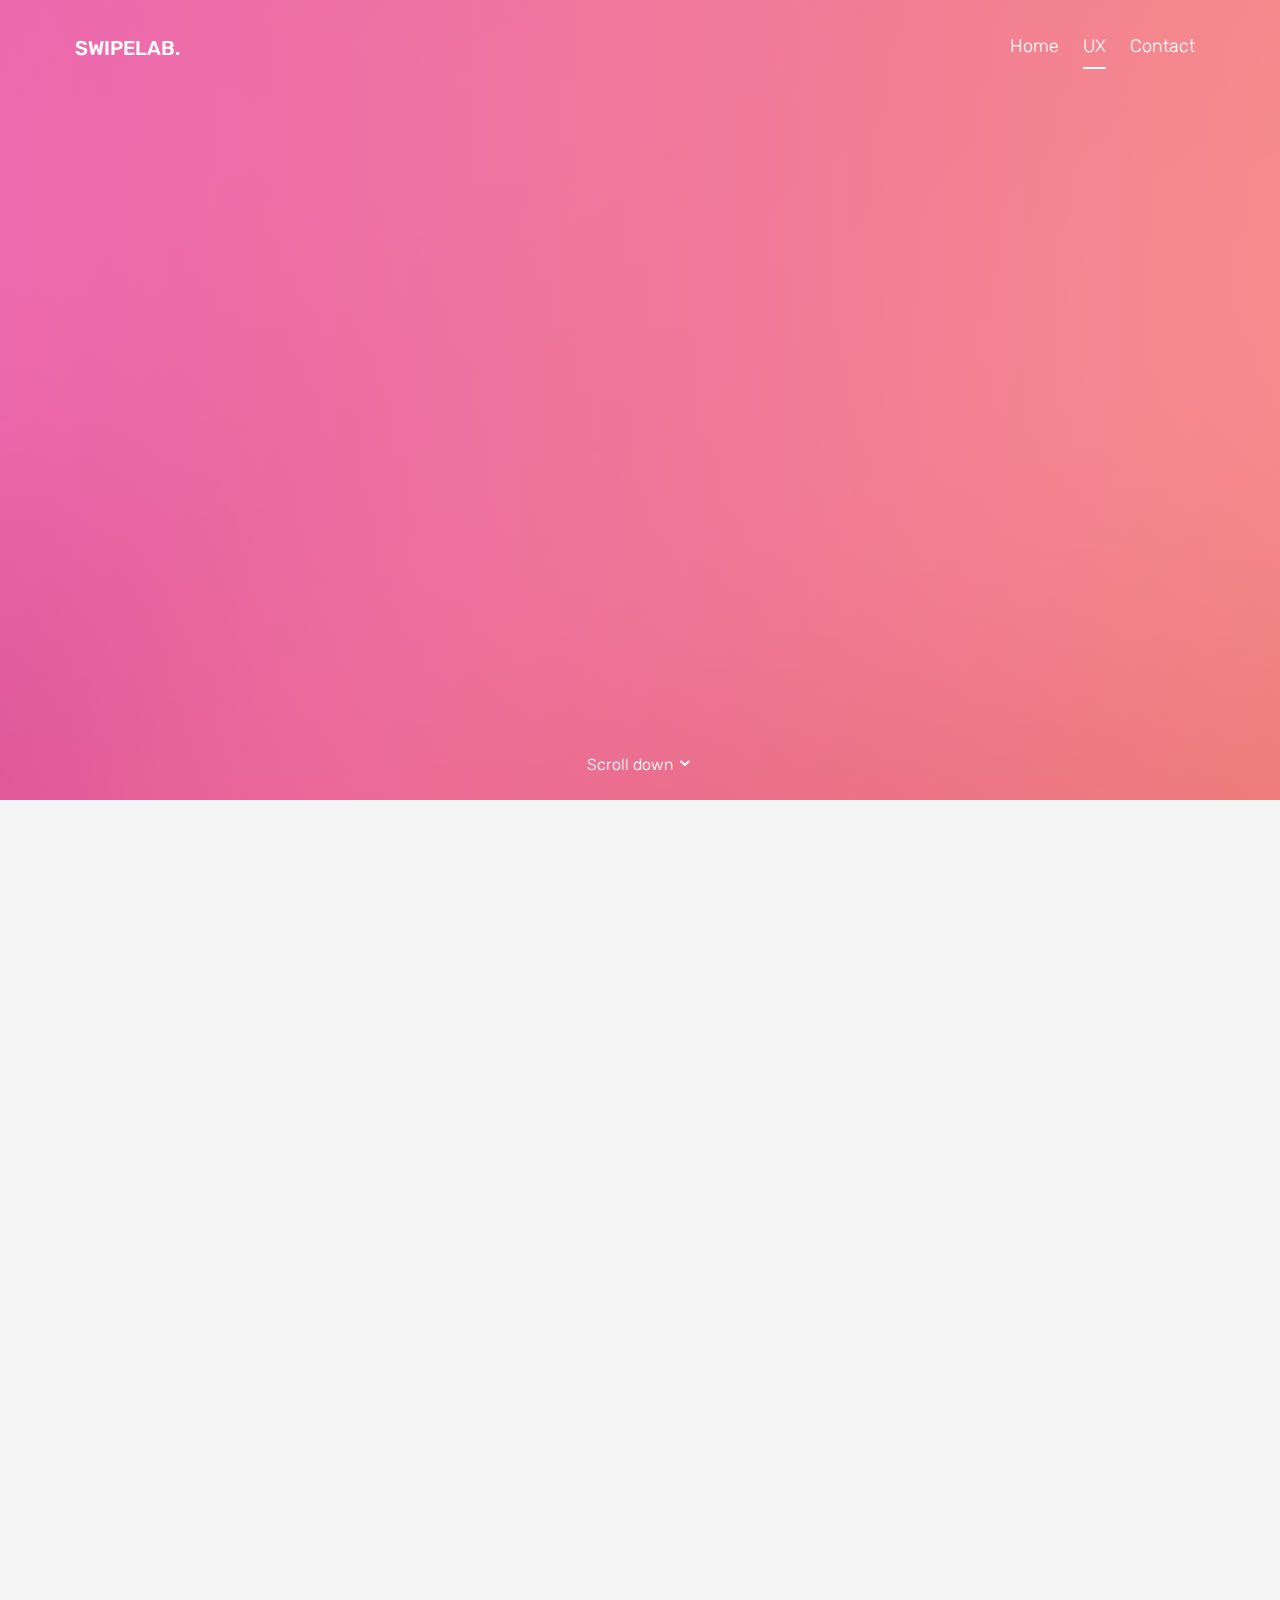
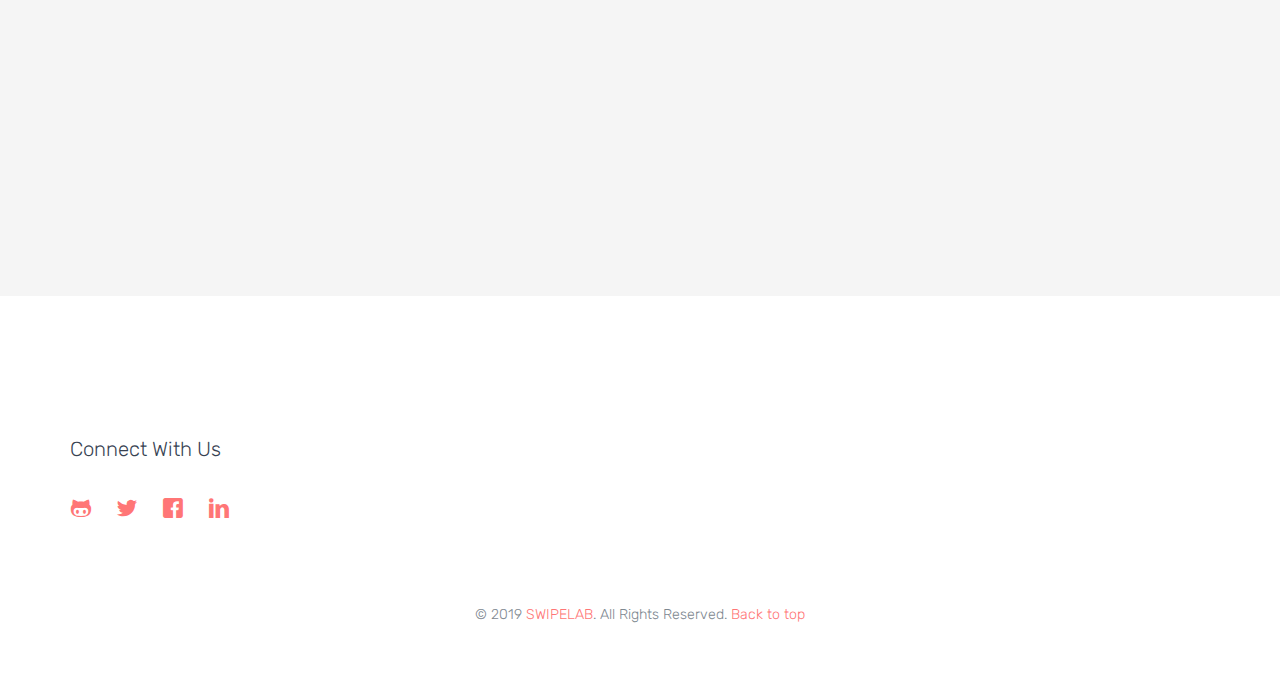
<file: ux.html>
<!DOCTYPE html>
<html lang="en">

<head>
  <meta charset="utf-8">
  <meta name="viewport" content="width=device-width, initial-scale=1">
  <title>SWIPELAB &mdash; Software Agency</title>
  <meta name="description" content="Beautiful Mobile Apps in record time">
  <meta name="keywords"
    content="clean, fast, responsive, record time, record, time, mobile, app, mobile app, native, flutter, swipe, lab, swipelab, ux, ui, agrapine, alexandru, kristiina, cristi, mihai, carlos, rodrigues">

  <link href="https://fonts.googleapis.com/css?family=Rubik:300,400,500" rel="stylesheet">
  <link rel="stylesheet" href="css/styles-merged.css">
  <link rel="stylesheet" href="css/style.min.css">
  <link rel="stylesheet" href="css/custom.css">
  <link rel="icon" type="image/ico" sizes="16x16" href="fav.ico">
  <link rel="icon" type="image/ico" sizes="32x32" href="img/fav_32x32.ico">

  <!--[if lt IE 9]>
      <script src="js/vendor/html5shiv.min.js"></script>
      <script src="js/vendor/respond.min.js"></script>
    <![endif]-->
</head>

<body>
  <header role="banner" class="probootstrap-header">
    <div class="container-fluid">
      <a href="index.html" class="probootstrap-logo">SWIPELAB<span>.</span></a>

      <a href="#" class="probootstrap-burger-menu visible-xs"><i>Menu</i></a>
      <div class="mobile-menu-overlay"></div>

      <nav role="navigation" class="probootstrap-nav hidden-xs">
        <ul class="probootstrap-main-nav">
          <li><a href="index.html">Home</a></li>
          <li class="active"><a href="ux.html">UX</a></li>
          <li><a href="contact.html">Contact</a></li>
        </ul>
        <div class="extra-text visible-xs">
          <a href="#" class="probootstrap-burger-menu"><i>Menu</i></a>
          <h5>Social</h5>
          <ul class="social-buttons">
            <li><a href="https://github.com/swipelab"><i class="icon-github"></i></a></li>
            <li><a href="https://twitter.com/swipelabco"><i class="icon-twitter"></i></a></li>
            <li><a href="https://www.facebook.com/swipelabco"><i class="icon-facebook"></i></a></li>
            <li><a href="https://linkedin.com/company/swipelabco"><i class="icon-linkedin"></i></a></li>
          </ul>
          <p><small>&copy; Copyright 2019 SWIPELAB Ltd. All Rights Reserved.</small></p>
        </div>
      </nav>
    </div>
  </header>

  <section class="probootstrap-intro" style="background-image: url(img/hero_bg_2.jpg);"
    data-stellar-background-ratio="0.5">
    <div class="container-fluid">
      <div class="row">
        <div class="col-md-7 probootstrap-intro-text">
          <h1 class="probootstrap-animate">UX</h1>
          <div class="probootstrap-subtitle probootstrap-animate">
            <h2>User Experience Kit</h2>
          </div>
          <!-- <p class="watch-intro probootstrap-animate"><a href="" class="popup-vimeo">Video coming soon <i class="icon-play2"></i></a></p> -->
        </div>
      </div>
    </div>
    <a class="probootstrap-scroll-down js-next" href="#service-section">Scroll down <i
        class="icon-chevron-down"></i></a>
  </section>

  <section class="probootstrap-section probootstrap-section-dark">
    <div class="container">
      <div class="row">
        <div class="col-md-8 col-md-offset-2 section-heading mb50 text-center probootstrap-animate">
          <h2>UX Kit</h2>
          <p class="lead">We went into the wild, built a few apps and now we have a few components bundled up just for
            you.</p>
          <p class="lead">Happy coding</p>
        </div>
      </div>
      <div class="row">
        <div class="col-md-4 col-sm-6 col-xs-12 probootstrap-animate">
          <h3 class="heading-with-icon"><i class="icon-grid2"></i> <span>DATAGRID</span></h3>
          <p>Table</p>
          <p>Tree</p>
          <p>Pivot</p>
          <p><a href="#" class="link-with-icon">Learn More <i class=" icon-chevron-right"></i></a></p>
        </div>
        <div class="col-md-4 col-sm-6 col-xs-12 probootstrap-animate">
          <h3 class="heading-with-icon"><i class="icon-quill"></i> <span>FIELD</span></h3>
          <p>Text</p>
          <p>Number</p>
          <p>Date</p>
          <p>List</p>
          <!-- <p><a href="#" class="link-with-icon">Learn More <i class=" icon-chevron-right"></i></a></p> -->
        </div>
        <div class="clearfix visible-sm-block"></div>
        <div class="col-md-4 col-sm-6 col-xs-12 probootstrap-animate">
          <h3 class="heading-with-icon"><i class="icon-linegraph"></i> <span>CHART</span></h3>
          <p>Bar</p>
          <p>Area</p>
          <p>Pie</p>
          <p>Scatter</p>
          <!-- <p><a href="#" class="link-with-icon">Learn More <i class=" icon-chevron-right"></i></a></p> -->
        </div>
      </div>
      <div class="row">
        <div class="clearfix visible-md-block"></div>
        <div class="col-md-4 col-sm-6 col-xs-12 probootstrap-animate">
          <h3 class="heading-with-icon"><i class="icon-play"></i> <span>BUTTON</span></h3>
          <p>Button</p>
          <p>Group</p>
          <p>Split</p>
          <p>Drop</p>
          <!-- <p><a href="#" class="link-with-icon">Learn More <i class=" icon-chevron-right"></i></a></p> -->
        </div>
        <div class="clearfix visible-sm-block"></div>
        <div class="col-md-4 col-sm-6 col-xs-12 probootstrap-animate">
          <h3 class="heading-with-icon"><i class="rotate icon-spinner10"
              style="width: 24px; height: 24px; margin: 0px"></i> <span style="padding-left: 18px">ANIMATION</span></h3>
          <p>Expand</p>
          <p>Fade</p>
          <p>Push</p>
          <p>Slide</p>
          <!-- <p><a href="#" class="link-with-icon">Learn More <i class=" icon-chevron-right"></i></a></p> -->
        </div>
        <div class="col-md-4 col-sm-6 col-xs-12 probootstrap-animate">
          <h3 class="heading-with-icon"><i class="icon-colours"></i> <span>THEME</span></h3>
          <p>Material</p>
          <p>Cupertino</p>
          <p>Fluid</p>
          <!-- <p><a href="#" class="link-with-icon">Learn More <i class=" icon-chevron-right"></i></a></p> -->
        </div>
        <div class="clearfix visible-sm-block"></div>
      </div>
    </div>
  </section>

  <footer role="contentinfo" class="probootstrap-footer">
    <div class="container">
      <div class="row">
        <div class="col-md-4">
          <!-- <div class="probootstrap-footer-widget">
            <h3>About SWIPELAB</h3>
            <p>A .</p>
            <p><a href="about.html" class="link-with-icon">Learn More <i class=" icon-chevron-right"></i></a></p>
          </div> -->
          <div class="probootstrap-footer-widget">
            <h3>Connect With Us</h3>
            <ul class="probootstrap-footer-social">
              <li><a href="https://github.com/swipelab"><i class="icon-github"></i></a></li>
              <li><a href="https://twitter.com/swipelabco"><i class="icon-twitter"></i></a></li>
              <li><a href="https://www.facebook.com/swipelabco"><i class="icon-facebook"></i></a></li>
              <li><a href="https://linkedin.com/company/swipelabco"><i class="icon-linkedin"></i></a></li>
            </ul>
          </div>
        </div>
      </div>
      <div class="row mt40">
        <div class="col-md-12 text-center">
          <p>
            <small>&copy; 2019 <a href="https://swipelab.co/" target="_blank">SWIPELAB</a>. All Rights Reserved.
              <a href="#" class="js-backtotop">Back to top</a>
          </p>
        </div>
      </div>
    </div>
  </footer>

  <script src="js/scripts.min.js"></script>
  <script src="js/main.min.js"></script>
  <script src="js/custom.js"></script>

</body>

</html>
</file>
<file: css/styles-merged.css>
html{font-family:sans-serif;-webkit-text-size-adjust:100%;-ms-text-size-adjust:100%}body{margin:0}article,aside,details,figcaption,figure,footer,header,hgroup,main,menu,nav,section,summary{display:block}audio,canvas,progress,video{display:inline-block;vertical-align:baseline}audio:not([controls]){display:none;height:0}[hidden],template{display:none}a{background-color:transparent}a:active,a:hover{outline:0}abbr[title]{border-bottom:1px dotted}b,strong{font-weight:700}dfn{font-style:italic}h1{margin:.67em 0;font-size:2em}mark{color:#000;background:#ff0}small{font-size:80%}sub,sup{position:relative;font-size:75%;line-height:0;vertical-align:baseline}sup{top:-.5em}sub{bottom:-.25em}img{border:0}svg:not(:root){overflow:hidden}figure{margin:1em 40px}hr{height:0;-webkit-box-sizing:content-box;-moz-box-sizing:content-box;box-sizing:content-box}pre{overflow:auto}code,kbd,pre,samp{font-family:monospace,monospace;font-size:1em}button,input,optgroup,select,textarea{margin:0;font:inherit;color:inherit}button{overflow:visible}button,select{text-transform:none}button,html input[type=button],input[type=reset],input[type=submit]{-webkit-appearance:button;cursor:pointer}button[disabled],html input[disabled]{cursor:default}button::-moz-focus-inner,input::-moz-focus-inner{padding:0;border:0}input{line-height:normal}input[type=checkbox],input[type=radio]{-webkit-box-sizing:border-box;-moz-box-sizing:border-box;box-sizing:border-box;padding:0}input[type=number]::-webkit-inner-spin-button,input[type=number]::-webkit-outer-spin-button{height:auto}input[type=search]{-webkit-box-sizing:content-box;-moz-box-sizing:content-box;box-sizing:content-box;-webkit-appearance:textfield}input[type=search]::-webkit-search-cancel-button,input[type=search]::-webkit-search-decoration{-webkit-appearance:none}fieldset{padding:.35em .625em .75em;margin:0 2px;border:1px solid silver}legend{padding:0;border:0}textarea{overflow:auto}optgroup{font-weight:700}table{border-spacing:0;border-collapse:collapse}td,th{padding:0}/*! Source: https://github.com/h5bp/html5-boilerplate/blob/master/src/css/main.css */@media print{*,:after,:before{color:#000!important;text-shadow:none!important;background:0 0!important;-webkit-box-shadow:none!important;box-shadow:none!important}a,a:visited{text-decoration:underline}a[href]:after{content:" (" attr(href) ")"}abbr[title]:after{content:" (" attr(title) ")"}a[href^="javascript:"]:after,a[href^="#"]:after{content:""}blockquote,pre{border:1px solid #999;page-break-inside:avoid}thead{display:table-header-group}img,tr{page-break-inside:avoid}img{max-width:100%!important}h2,h3,p{orphans:3;widows:3}h2,h3{page-break-after:avoid}.navbar{display:none}.btn>.caret,.dropup>.btn>.caret{border-top-color:#000!important}.label{border:1px solid #000}.table{border-collapse:collapse!important}.table td,.table th{background-color:#fff!important}.table-bordered td,.table-bordered th{border:1px solid #ddd!important}}@font-face{font-family:'Glyphicons Halflings';src:url(../fonts/glyphicons-halflings-regular.eot);src:url(../fonts/glyphicons-halflings-regular.eot?#iefix) format('embedded-opentype'),url(../fonts/glyphicons-halflings-regular.woff2) format('woff2'),url(../fonts/glyphicons-halflings-regular.woff) format('woff'),url(../fonts/glyphicons-halflings-regular.ttf) format('truetype'),url(../fonts/glyphicons-halflings-regular.svg#glyphicons_halflingsregular) format('svg')}.glyphicon{position:relative;top:1px;display:inline-block;font-family:'Glyphicons Halflings';font-style:normal;font-weight:400;line-height:1;-webkit-font-smoothing:antialiased;-moz-osx-font-smoothing:grayscale}.glyphicon-asterisk:before{content:"\002a"}.glyphicon-plus:before{content:"\002b"}.glyphicon-eur:before,.glyphicon-euro:before{content:"\20ac"}.glyphicon-minus:before{content:"\2212"}.glyphicon-cloud:before{content:"\2601"}.glyphicon-envelope:before{content:"\2709"}.glyphicon-pencil:before{content:"\270f"}.glyphicon-glass:before{content:"\e001"}.glyphicon-music:before{content:"\e002"}.glyphicon-search:before{content:"\e003"}.glyphicon-heart:before{content:"\e005"}.glyphicon-star:before{content:"\e006"}.glyphicon-star-empty:before{content:"\e007"}.glyphicon-user:before{content:"\e008"}.glyphicon-film:before{content:"\e009"}.glyphicon-th-large:before{content:"\e010"}.glyphicon-th:before{content:"\e011"}.glyphicon-th-list:before{content:"\e012"}.glyphicon-ok:before{content:"\e013"}.glyphicon-remove:before{content:"\e014"}.glyphicon-zoom-in:before{content:"\e015"}.glyphicon-zoom-out:before{content:"\e016"}.glyphicon-off:before{content:"\e017"}.glyphicon-signal:before{content:"\e018"}.glyphicon-cog:before{content:"\e019"}.glyphicon-trash:before{content:"\e020"}.glyphicon-home:before{content:"\e021"}.glyphicon-file:before{content:"\e022"}.glyphicon-time:before{content:"\e023"}.glyphicon-road:before{content:"\e024"}.glyphicon-download-alt:before{content:"\e025"}.glyphicon-download:before{content:"\e026"}.glyphicon-upload:before{content:"\e027"}.glyphicon-inbox:before{content:"\e028"}.glyphicon-play-circle:before{content:"\e029"}.glyphicon-repeat:before{content:"\e030"}.glyphicon-refresh:before{content:"\e031"}.glyphicon-list-alt:before{content:"\e032"}.glyphicon-lock:before{content:"\e033"}.glyphicon-flag:before{content:"\e034"}.glyphicon-headphones:before{content:"\e035"}.glyphicon-volume-off:before{content:"\e036"}.glyphicon-volume-down:before{content:"\e037"}.glyphicon-volume-up:before{content:"\e038"}.glyphicon-qrcode:before{content:"\e039"}.glyphicon-barcode:before{content:"\e040"}.glyphicon-tag:before{content:"\e041"}.glyphicon-tags:before{content:"\e042"}.glyphicon-book:before{content:"\e043"}.glyphicon-bookmark:before{content:"\e044"}.glyphicon-print:before{content:"\e045"}.glyphicon-camera:before{content:"\e046"}.glyphicon-font:before{content:"\e047"}.glyphicon-bold:before{content:"\e048"}.glyphicon-italic:before{content:"\e049"}.glyphicon-text-height:before{content:"\e050"}.glyphicon-text-width:before{content:"\e051"}.glyphicon-align-left:before{content:"\e052"}.glyphicon-align-center:before{content:"\e053"}.glyphicon-align-right:before{content:"\e054"}.glyphicon-align-justify:before{content:"\e055"}.glyphicon-list:before{content:"\e056"}.glyphicon-indent-left:before{content:"\e057"}.glyphicon-indent-right:before{content:"\e058"}.glyphicon-facetime-video:before{content:"\e059"}.glyphicon-picture:before{content:"\e060"}.glyphicon-map-marker:before{content:"\e062"}.glyphicon-adjust:before{content:"\e063"}.glyphicon-tint:before{content:"\e064"}.glyphicon-edit:before{content:"\e065"}.glyphicon-share:before{content:"\e066"}.glyphicon-check:before{content:"\e067"}.glyphicon-move:before{content:"\e068"}.glyphicon-step-backward:before{content:"\e069"}.glyphicon-fast-backward:before{content:"\e070"}.glyphicon-backward:before{content:"\e071"}.glyphicon-play:before{content:"\e072"}.glyphicon-pause:before{content:"\e073"}.glyphicon-stop:before{content:"\e074"}.glyphicon-forward:before{content:"\e075"}.glyphicon-fast-forward:before{content:"\e076"}.glyphicon-step-forward:before{content:"\e077"}.glyphicon-eject:before{content:"\e078"}.glyphicon-chevron-left:before{content:"\e079"}.glyphicon-chevron-right:before{content:"\e080"}.glyphicon-plus-sign:before{content:"\e081"}.glyphicon-minus-sign:before{content:"\e082"}.glyphicon-remove-sign:before{content:"\e083"}.glyphicon-ok-sign:before{content:"\e084"}.glyphicon-question-sign:before{content:"\e085"}.glyphicon-info-sign:before{content:"\e086"}.glyphicon-screenshot:before{content:"\e087"}.glyphicon-remove-circle:before{content:"\e088"}.glyphicon-ok-circle:before{content:"\e089"}.glyphicon-ban-circle:before{content:"\e090"}.glyphicon-arrow-left:before{content:"\e091"}.glyphicon-arrow-right:before{content:"\e092"}.glyphicon-arrow-up:before{content:"\e093"}.glyphicon-arrow-down:before{content:"\e094"}.glyphicon-share-alt:before{content:"\e095"}.glyphicon-resize-full:before{content:"\e096"}.glyphicon-resize-small:before{content:"\e097"}.glyphicon-exclamation-sign:before{content:"\e101"}.glyphicon-gift:before{content:"\e102"}.glyphicon-leaf:before{content:"\e103"}.glyphicon-fire:before{content:"\e104"}.glyphicon-eye-open:before{content:"\e105"}.glyphicon-eye-close:before{content:"\e106"}.glyphicon-warning-sign:before{content:"\e107"}.glyphicon-plane:before{content:"\e108"}.glyphicon-calendar:before{content:"\e109"}.glyphicon-random:before{content:"\e110"}.glyphicon-comment:before{content:"\e111"}.glyphicon-magnet:before{content:"\e112"}.glyphicon-chevron-up:before{content:"\e113"}.glyphicon-chevron-down:before{content:"\e114"}.glyphicon-retweet:before{content:"\e115"}.glyphicon-shopping-cart:before{content:"\e116"}.glyphicon-folder-close:before{content:"\e117"}.glyphicon-folder-open:before{content:"\e118"}.glyphicon-resize-vertical:before{content:"\e119"}.glyphicon-resize-horizontal:before{content:"\e120"}.glyphicon-hdd:before{content:"\e121"}.glyphicon-bullhorn:before{content:"\e122"}.glyphicon-bell:before{content:"\e123"}.glyphicon-certificate:before{content:"\e124"}.glyphicon-thumbs-up:before{content:"\e125"}.glyphicon-thumbs-down:before{content:"\e126"}.glyphicon-hand-right:before{content:"\e127"}.glyphicon-hand-left:before{content:"\e128"}.glyphicon-hand-up:before{content:"\e129"}.glyphicon-hand-down:before{content:"\e130"}.glyphicon-circle-arrow-right:before{content:"\e131"}.glyphicon-circle-arrow-left:before{content:"\e132"}.glyphicon-circle-arrow-up:before{content:"\e133"}.glyphicon-circle-arrow-down:before{content:"\e134"}.glyphicon-globe:before{content:"\e135"}.glyphicon-wrench:before{content:"\e136"}.glyphicon-tasks:before{content:"\e137"}.glyphicon-filter:before{content:"\e138"}.glyphicon-briefcase:before{content:"\e139"}.glyphicon-fullscreen:before{content:"\e140"}.glyphicon-dashboard:before{content:"\e141"}.glyphicon-paperclip:before{content:"\e142"}.glyphicon-heart-empty:before{content:"\e143"}.glyphicon-link:before{content:"\e144"}.glyphicon-phone:before{content:"\e145"}.glyphicon-pushpin:before{content:"\e146"}.glyphicon-usd:before{content:"\e148"}.glyphicon-gbp:before{content:"\e149"}.glyphicon-sort:before{content:"\e150"}.glyphicon-sort-by-alphabet:before{content:"\e151"}.glyphicon-sort-by-alphabet-alt:before{content:"\e152"}.glyphicon-sort-by-order:before{content:"\e153"}.glyphicon-sort-by-order-alt:before{content:"\e154"}.glyphicon-sort-by-attributes:before{content:"\e155"}.glyphicon-sort-by-attributes-alt:before{content:"\e156"}.glyphicon-unchecked:before{content:"\e157"}.glyphicon-expand:before{content:"\e158"}.glyphicon-collapse-down:before{content:"\e159"}.glyphicon-collapse-up:before{content:"\e160"}.glyphicon-log-in:before{content:"\e161"}.glyphicon-flash:before{content:"\e162"}.glyphicon-log-out:before{content:"\e163"}.glyphicon-new-window:before{content:"\e164"}.glyphicon-record:before{content:"\e165"}.glyphicon-save:before{content:"\e166"}.glyphicon-open:before{content:"\e167"}.glyphicon-saved:before{content:"\e168"}.glyphicon-import:before{content:"\e169"}.glyphicon-export:before{content:"\e170"}.glyphicon-send:before{content:"\e171"}.glyphicon-floppy-disk:before{content:"\e172"}.glyphicon-floppy-saved:before{content:"\e173"}.glyphicon-floppy-remove:before{content:"\e174"}.glyphicon-floppy-save:before{content:"\e175"}.glyphicon-floppy-open:before{content:"\e176"}.glyphicon-credit-card:before{content:"\e177"}.glyphicon-transfer:before{content:"\e178"}.glyphicon-cutlery:before{content:"\e179"}.glyphicon-header:before{content:"\e180"}.glyphicon-compressed:before{content:"\e181"}.glyphicon-earphone:before{content:"\e182"}.glyphicon-phone-alt:before{content:"\e183"}.glyphicon-tower:before{content:"\e184"}.glyphicon-stats:before{content:"\e185"}.glyphicon-sd-video:before{content:"\e186"}.glyphicon-hd-video:before{content:"\e187"}.glyphicon-subtitles:before{content:"\e188"}.glyphicon-sound-stereo:before{content:"\e189"}.glyphicon-sound-dolby:before{content:"\e190"}.glyphicon-sound-5-1:before{content:"\e191"}.glyphicon-sound-6-1:before{content:"\e192"}.glyphicon-sound-7-1:before{content:"\e193"}.glyphicon-copyright-mark:before{content:"\e194"}.glyphicon-registration-mark:before{content:"\e195"}.glyphicon-cloud-download:before{content:"\e197"}.glyphicon-cloud-upload:before{content:"\e198"}.glyphicon-tree-conifer:before{content:"\e199"}.glyphicon-tree-deciduous:before{content:"\e200"}.glyphicon-cd:before{content:"\e201"}.glyphicon-save-file:before{content:"\e202"}.glyphicon-open-file:before{content:"\e203"}.glyphicon-level-up:before{content:"\e204"}.glyphicon-copy:before{content:"\e205"}.glyphicon-paste:before{content:"\e206"}.glyphicon-alert:before{content:"\e209"}.glyphicon-equalizer:before{content:"\e210"}.glyphicon-king:before{content:"\e211"}.glyphicon-queen:before{content:"\e212"}.glyphicon-pawn:before{content:"\e213"}.glyphicon-bishop:before{content:"\e214"}.glyphicon-knight:before{content:"\e215"}.glyphicon-baby-formula:before{content:"\e216"}.glyphicon-tent:before{content:"\26fa"}.glyphicon-blackboard:before{content:"\e218"}.glyphicon-bed:before{content:"\e219"}.glyphicon-apple:before{content:"\f8ff"}.glyphicon-erase:before{content:"\e221"}.glyphicon-hourglass:before{content:"\231b"}.glyphicon-lamp:before{content:"\e223"}.glyphicon-duplicate:before{content:"\e224"}.glyphicon-piggy-bank:before{content:"\e225"}.glyphicon-scissors:before{content:"\e226"}.glyphicon-bitcoin:before{content:"\e227"}.glyphicon-btc:before{content:"\e227"}.glyphicon-xbt:before{content:"\e227"}.glyphicon-yen:before{content:"\00a5"}.glyphicon-jpy:before{content:"\00a5"}.glyphicon-ruble:before{content:"\20bd"}.glyphicon-rub:before{content:"\20bd"}.glyphicon-scale:before{content:"\e230"}.glyphicon-ice-lolly:before{content:"\e231"}.glyphicon-ice-lolly-tasted:before{content:"\e232"}.glyphicon-education:before{content:"\e233"}.glyphicon-option-horizontal:before{content:"\e234"}.glyphicon-option-vertical:before{content:"\e235"}.glyphicon-menu-hamburger:before{content:"\e236"}.glyphicon-modal-window:before{content:"\e237"}.glyphicon-oil:before{content:"\e238"}.glyphicon-grain:before{content:"\e239"}.glyphicon-sunglasses:before{content:"\e240"}.glyphicon-text-size:before{content:"\e241"}.glyphicon-text-color:before{content:"\e242"}.glyphicon-text-background:before{content:"\e243"}.glyphicon-object-align-top:before{content:"\e244"}.glyphicon-object-align-bottom:before{content:"\e245"}.glyphicon-object-align-horizontal:before{content:"\e246"}.glyphicon-object-align-left:before{content:"\e247"}.glyphicon-object-align-vertical:before{content:"\e248"}.glyphicon-object-align-right:before{content:"\e249"}.glyphicon-triangle-right:before{content:"\e250"}.glyphicon-triangle-left:before{content:"\e251"}.glyphicon-triangle-bottom:before{content:"\e252"}.glyphicon-triangle-top:before{content:"\e253"}.glyphicon-console:before{content:"\e254"}.glyphicon-superscript:before{content:"\e255"}.glyphicon-subscript:before{content:"\e256"}.glyphicon-menu-left:before{content:"\e257"}.glyphicon-menu-right:before{content:"\e258"}.glyphicon-menu-down:before{content:"\e259"}.glyphicon-menu-up:before{content:"\e260"}*{-webkit-box-sizing:border-box;-moz-box-sizing:border-box;box-sizing:border-box}:after,:before{-webkit-box-sizing:border-box;-moz-box-sizing:border-box;box-sizing:border-box}html{font-size:10px;-webkit-tap-highlight-color:rgba(0,0,0,0)}body{font-family:"Helvetica Neue",Helvetica,Arial,sans-serif;font-size:14px;line-height:1.42857143;color:#333;background-color:#fff}button,input,select,textarea{font-family:inherit;font-size:inherit;line-height:inherit}a{color:#337ab7;text-decoration:none}a:focus,a:hover{color:#23527c;text-decoration:underline}a:focus{outline:5px auto -webkit-focus-ring-color;outline-offset:-2px}figure{margin:0}img{vertical-align:middle}.carousel-inner>.item>a>img,.carousel-inner>.item>img,.img-responsive,.thumbnail a>img,.thumbnail>img{display:block;max-width:100%;height:auto}.img-rounded{border-radius:6px}.img-thumbnail{display:inline-block;max-width:100%;height:auto;padding:4px;line-height:1.42857143;background-color:#fff;border:1px solid #ddd;border-radius:4px;-webkit-transition:all .2s ease-in-out;-o-transition:all .2s ease-in-out;transition:all .2s ease-in-out}.img-circle{border-radius:50%}hr{margin-top:20px;margin-bottom:20px;border:0;border-top:1px solid #eee}.sr-only{position:absolute;width:1px;height:1px;padding:0;margin:-1px;overflow:hidden;clip:rect(0,0,0,0);border:0}.sr-only-focusable:active,.sr-only-focusable:focus{position:static;width:auto;height:auto;margin:0;overflow:visible;clip:auto}[role=button]{cursor:pointer}.h1,.h2,.h3,.h4,.h5,.h6,h1,h2,h3,h4,h5,h6{font-family:inherit;font-weight:500;line-height:1.1;color:inherit}.h1 .small,.h1 small,.h2 .small,.h2 small,.h3 .small,.h3 small,.h4 .small,.h4 small,.h5 .small,.h5 small,.h6 .small,.h6 small,h1 .small,h1 small,h2 .small,h2 small,h3 .small,h3 small,h4 .small,h4 small,h5 .small,h5 small,h6 .small,h6 small{font-weight:400;line-height:1;color:#777}.h1,.h2,.h3,h1,h2,h3{margin-top:20px;margin-bottom:10px}.h1 .small,.h1 small,.h2 .small,.h2 small,.h3 .small,.h3 small,h1 .small,h1 small,h2 .small,h2 small,h3 .small,h3 small{font-size:65%}.h4,.h5,.h6,h4,h5,h6{margin-top:10px;margin-bottom:10px}.h4 .small,.h4 small,.h5 .small,.h5 small,.h6 .small,.h6 small,h4 .small,h4 small,h5 .small,h5 small,h6 .small,h6 small{font-size:75%}.h1,h1{font-size:36px}.h2,h2{font-size:30px}.h3,h3{font-size:24px}.h4,h4{font-size:18px}.h5,h5{font-size:14px}.h6,h6{font-size:12px}p{margin:0 0 10px}.lead{margin-bottom:20px;font-size:16px;font-weight:300;line-height:1.4}@media (min-width:768px){.lead{font-size:21px}}.small,small{font-size:85%}.mark,mark{padding:.2em;background-color:#fcf8e3}.text-left{text-align:left}.text-right{text-align:right}.text-center{text-align:center}.text-justify{text-align:justify}.text-nowrap{white-space:nowrap}.text-lowercase{text-transform:lowercase}.text-uppercase{text-transform:uppercase}.text-capitalize{text-transform:capitalize}.text-muted{color:#777}.text-primary{color:#337ab7}a.text-primary:focus,a.text-primary:hover{color:#286090}.text-success{color:#3c763d}a.text-success:focus,a.text-success:hover{color:#2b542c}.text-info{color:#31708f}a.text-info:focus,a.text-info:hover{color:#245269}.text-warning{color:#8a6d3b}a.text-warning:focus,a.text-warning:hover{color:#66512c}.text-danger{color:#a94442}a.text-danger:focus,a.text-danger:hover{color:#843534}.bg-primary{color:#fff;background-color:#337ab7}a.bg-primary:focus,a.bg-primary:hover{background-color:#286090}.bg-success{background-color:#dff0d8}a.bg-success:focus,a.bg-success:hover{background-color:#c1e2b3}.bg-info{background-color:#d9edf7}a.bg-info:focus,a.bg-info:hover{background-color:#afd9ee}.bg-warning{background-color:#fcf8e3}a.bg-warning:focus,a.bg-warning:hover{background-color:#f7ecb5}.bg-danger{background-color:#f2dede}a.bg-danger:focus,a.bg-danger:hover{background-color:#e4b9b9}.page-header{padding-bottom:9px;margin:40px 0 20px;border-bottom:1px solid #eee}ol,ul{margin-top:0;margin-bottom:10px}ol ol,ol ul,ul ol,ul ul{margin-bottom:0}.list-unstyled{padding-left:0;list-style:none}.list-inline{padding-left:0;margin-left:-5px;list-style:none}.list-inline>li{display:inline-block;padding-right:5px;padding-left:5px}dl{margin-top:0;margin-bottom:20px}dd,dt{line-height:1.42857143}dt{font-weight:700}dd{margin-left:0}@media (min-width:768px){.dl-horizontal dt{float:left;width:160px;overflow:hidden;clear:left;text-align:right;text-overflow:ellipsis;white-space:nowrap}.dl-horizontal dd{margin-left:180px}}abbr[data-original-title],abbr[title]{cursor:help;border-bottom:1px dotted #777}.initialism{font-size:90%;text-transform:uppercase}blockquote{padding:10px 20px;margin:0 0 20px;font-size:17.5px;border-left:5px solid #eee}blockquote ol:last-child,blockquote p:last-child,blockquote ul:last-child{margin-bottom:0}blockquote .small,blockquote footer,blockquote small{display:block;font-size:80%;line-height:1.42857143;color:#777}blockquote .small:before,blockquote footer:before,blockquote small:before{content:'\2014 \00A0'}.blockquote-reverse,blockquote.pull-right{padding-right:15px;padding-left:0;text-align:right;border-right:5px solid #eee;border-left:0}.blockquote-reverse .small:before,.blockquote-reverse footer:before,.blockquote-reverse small:before,blockquote.pull-right .small:before,blockquote.pull-right footer:before,blockquote.pull-right small:before{content:''}.blockquote-reverse .small:after,.blockquote-reverse footer:after,.blockquote-reverse small:after,blockquote.pull-right .small:after,blockquote.pull-right footer:after,blockquote.pull-right small:after{content:'\00A0 \2014'}address{margin-bottom:20px;font-style:normal;line-height:1.42857143}code,kbd,pre,samp{font-family:Menlo,Monaco,Consolas,"Courier New",monospace}code{padding:2px 4px;font-size:90%;color:#c7254e;background-color:#f9f2f4;border-radius:4px}kbd{padding:2px 4px;font-size:90%;color:#fff;background-color:#333;border-radius:3px;-webkit-box-shadow:inset 0 -1px 0 rgba(0,0,0,.25);box-shadow:inset 0 -1px 0 rgba(0,0,0,.25)}kbd kbd{padding:0;font-size:100%;font-weight:700;-webkit-box-shadow:none;box-shadow:none}pre{display:block;padding:9.5px;margin:0 0 10px;font-size:13px;line-height:1.42857143;color:#333;word-break:break-all;word-wrap:break-word;background-color:#f5f5f5;border:1px solid #ccc;border-radius:4px}pre code{padding:0;font-size:inherit;color:inherit;white-space:pre-wrap;background-color:transparent;border-radius:0}.pre-scrollable{max-height:340px;overflow-y:scroll}.container{padding-right:15px;padding-left:15px;margin-right:auto;margin-left:auto}@media (min-width:768px){.container{width:750px}}@media (min-width:992px){.container{width:970px}}@media (min-width:1200px){.container{width:1170px}}.container-fluid{padding-right:15px;padding-left:15px;margin-right:auto;margin-left:auto}.row{margin-right:-15px;margin-left:-15px}.col-lg-1,.col-lg-10,.col-lg-11,.col-lg-12,.col-lg-2,.col-lg-3,.col-lg-4,.col-lg-5,.col-lg-6,.col-lg-7,.col-lg-8,.col-lg-9,.col-md-1,.col-md-10,.col-md-11,.col-md-12,.col-md-2,.col-md-3,.col-md-4,.col-md-5,.col-md-6,.col-md-7,.col-md-8,.col-md-9,.col-sm-1,.col-sm-10,.col-sm-11,.col-sm-12,.col-sm-2,.col-sm-3,.col-sm-4,.col-sm-5,.col-sm-6,.col-sm-7,.col-sm-8,.col-sm-9,.col-xs-1,.col-xs-10,.col-xs-11,.col-xs-12,.col-xs-2,.col-xs-3,.col-xs-4,.col-xs-5,.col-xs-6,.col-xs-7,.col-xs-8,.col-xs-9{position:relative;min-height:1px;padding-right:15px;padding-left:15px}.col-xs-1,.col-xs-10,.col-xs-11,.col-xs-12,.col-xs-2,.col-xs-3,.col-xs-4,.col-xs-5,.col-xs-6,.col-xs-7,.col-xs-8,.col-xs-9{float:left}.col-xs-12{width:100%}.col-xs-11{width:91.66666667%}.col-xs-10{width:83.33333333%}.col-xs-9{width:75%}.col-xs-8{width:66.66666667%}.col-xs-7{width:58.33333333%}.col-xs-6{width:50%}.col-xs-5{width:41.66666667%}.col-xs-4{width:33.33333333%}.col-xs-3{width:25%}.col-xs-2{width:16.66666667%}.col-xs-1{width:8.33333333%}.col-xs-pull-12{right:100%}.col-xs-pull-11{right:91.66666667%}.col-xs-pull-10{right:83.33333333%}.col-xs-pull-9{right:75%}.col-xs-pull-8{right:66.66666667%}.col-xs-pull-7{right:58.33333333%}.col-xs-pull-6{right:50%}.col-xs-pull-5{right:41.66666667%}.col-xs-pull-4{right:33.33333333%}.col-xs-pull-3{right:25%}.col-xs-pull-2{right:16.66666667%}.col-xs-pull-1{right:8.33333333%}.col-xs-pull-0{right:auto}.col-xs-push-12{left:100%}.col-xs-push-11{left:91.66666667%}.col-xs-push-10{left:83.33333333%}.col-xs-push-9{left:75%}.col-xs-push-8{left:66.66666667%}.col-xs-push-7{left:58.33333333%}.col-xs-push-6{left:50%}.col-xs-push-5{left:41.66666667%}.col-xs-push-4{left:33.33333333%}.col-xs-push-3{left:25%}.col-xs-push-2{left:16.66666667%}.col-xs-push-1{left:8.33333333%}.col-xs-push-0{left:auto}.col-xs-offset-12{margin-left:100%}.col-xs-offset-11{margin-left:91.66666667%}.col-xs-offset-10{margin-left:83.33333333%}.col-xs-offset-9{margin-left:75%}.col-xs-offset-8{margin-left:66.66666667%}.col-xs-offset-7{margin-left:58.33333333%}.col-xs-offset-6{margin-left:50%}.col-xs-offset-5{margin-left:41.66666667%}.col-xs-offset-4{margin-left:33.33333333%}.col-xs-offset-3{margin-left:25%}.col-xs-offset-2{margin-left:16.66666667%}.col-xs-offset-1{margin-left:8.33333333%}.col-xs-offset-0{margin-left:0}@media (min-width:768px){.col-sm-1,.col-sm-10,.col-sm-11,.col-sm-12,.col-sm-2,.col-sm-3,.col-sm-4,.col-sm-5,.col-sm-6,.col-sm-7,.col-sm-8,.col-sm-9{float:left}.col-sm-12{width:100%}.col-sm-11{width:91.66666667%}.col-sm-10{width:83.33333333%}.col-sm-9{width:75%}.col-sm-8{width:66.66666667%}.col-sm-7{width:58.33333333%}.col-sm-6{width:50%}.col-sm-5{width:41.66666667%}.col-sm-4{width:33.33333333%}.col-sm-3{width:25%}.col-sm-2{width:16.66666667%}.col-sm-1{width:8.33333333%}.col-sm-pull-12{right:100%}.col-sm-pull-11{right:91.66666667%}.col-sm-pull-10{right:83.33333333%}.col-sm-pull-9{right:75%}.col-sm-pull-8{right:66.66666667%}.col-sm-pull-7{right:58.33333333%}.col-sm-pull-6{right:50%}.col-sm-pull-5{right:41.66666667%}.col-sm-pull-4{right:33.33333333%}.col-sm-pull-3{right:25%}.col-sm-pull-2{right:16.66666667%}.col-sm-pull-1{right:8.33333333%}.col-sm-pull-0{right:auto}.col-sm-push-12{left:100%}.col-sm-push-11{left:91.66666667%}.col-sm-push-10{left:83.33333333%}.col-sm-push-9{left:75%}.col-sm-push-8{left:66.66666667%}.col-sm-push-7{left:58.33333333%}.col-sm-push-6{left:50%}.col-sm-push-5{left:41.66666667%}.col-sm-push-4{left:33.33333333%}.col-sm-push-3{left:25%}.col-sm-push-2{left:16.66666667%}.col-sm-push-1{left:8.33333333%}.col-sm-push-0{left:auto}.col-sm-offset-12{margin-left:100%}.col-sm-offset-11{margin-left:91.66666667%}.col-sm-offset-10{margin-left:83.33333333%}.col-sm-offset-9{margin-left:75%}.col-sm-offset-8{margin-left:66.66666667%}.col-sm-offset-7{margin-left:58.33333333%}.col-sm-offset-6{margin-left:50%}.col-sm-offset-5{margin-left:41.66666667%}.col-sm-offset-4{margin-left:33.33333333%}.col-sm-offset-3{margin-left:25%}.col-sm-offset-2{margin-left:16.66666667%}.col-sm-offset-1{margin-left:8.33333333%}.col-sm-offset-0{margin-left:0}}@media (min-width:992px){.col-md-1,.col-md-10,.col-md-11,.col-md-12,.col-md-2,.col-md-3,.col-md-4,.col-md-5,.col-md-6,.col-md-7,.col-md-8,.col-md-9{float:left}.col-md-12{width:100%}.col-md-11{width:91.66666667%}.col-md-10{width:83.33333333%}.col-md-9{width:75%}.col-md-8{width:66.66666667%}.col-md-7{width:58.33333333%}.col-md-6{width:50%}.col-md-5{width:41.66666667%}.col-md-4{width:33.33333333%}.col-md-3{width:25%}.col-md-2{width:16.66666667%}.col-md-1{width:8.33333333%}.col-md-pull-12{right:100%}.col-md-pull-11{right:91.66666667%}.col-md-pull-10{right:83.33333333%}.col-md-pull-9{right:75%}.col-md-pull-8{right:66.66666667%}.col-md-pull-7{right:58.33333333%}.col-md-pull-6{right:50%}.col-md-pull-5{right:41.66666667%}.col-md-pull-4{right:33.33333333%}.col-md-pull-3{right:25%}.col-md-pull-2{right:16.66666667%}.col-md-pull-1{right:8.33333333%}.col-md-pull-0{right:auto}.col-md-push-12{left:100%}.col-md-push-11{left:91.66666667%}.col-md-push-10{left:83.33333333%}.col-md-push-9{left:75%}.col-md-push-8{left:66.66666667%}.col-md-push-7{left:58.33333333%}.col-md-push-6{left:50%}.col-md-push-5{left:41.66666667%}.col-md-push-4{left:33.33333333%}.col-md-push-3{left:25%}.col-md-push-2{left:16.66666667%}.col-md-push-1{left:8.33333333%}.col-md-push-0{left:auto}.col-md-offset-12{margin-left:100%}.col-md-offset-11{margin-left:91.66666667%}.col-md-offset-10{margin-left:83.33333333%}.col-md-offset-9{margin-left:75%}.col-md-offset-8{margin-left:66.66666667%}.col-md-offset-7{margin-left:58.33333333%}.col-md-offset-6{margin-left:50%}.col-md-offset-5{margin-left:41.66666667%}.col-md-offset-4{margin-left:33.33333333%}.col-md-offset-3{margin-left:25%}.col-md-offset-2{margin-left:16.66666667%}.col-md-offset-1{margin-left:8.33333333%}.col-md-offset-0{margin-left:0}}@media (min-width:1200px){.col-lg-1,.col-lg-10,.col-lg-11,.col-lg-12,.col-lg-2,.col-lg-3,.col-lg-4,.col-lg-5,.col-lg-6,.col-lg-7,.col-lg-8,.col-lg-9{float:left}.col-lg-12{width:100%}.col-lg-11{width:91.66666667%}.col-lg-10{width:83.33333333%}.col-lg-9{width:75%}.col-lg-8{width:66.66666667%}.col-lg-7{width:58.33333333%}.col-lg-6{width:50%}.col-lg-5{width:41.66666667%}.col-lg-4{width:33.33333333%}.col-lg-3{width:25%}.col-lg-2{width:16.66666667%}.col-lg-1{width:8.33333333%}.col-lg-pull-12{right:100%}.col-lg-pull-11{right:91.66666667%}.col-lg-pull-10{right:83.33333333%}.col-lg-pull-9{right:75%}.col-lg-pull-8{right:66.66666667%}.col-lg-pull-7{right:58.33333333%}.col-lg-pull-6{right:50%}.col-lg-pull-5{right:41.66666667%}.col-lg-pull-4{right:33.33333333%}.col-lg-pull-3{right:25%}.col-lg-pull-2{right:16.66666667%}.col-lg-pull-1{right:8.33333333%}.col-lg-pull-0{right:auto}.col-lg-push-12{left:100%}.col-lg-push-11{left:91.66666667%}.col-lg-push-10{left:83.33333333%}.col-lg-push-9{left:75%}.col-lg-push-8{left:66.66666667%}.col-lg-push-7{left:58.33333333%}.col-lg-push-6{left:50%}.col-lg-push-5{left:41.66666667%}.col-lg-push-4{left:33.33333333%}.col-lg-push-3{left:25%}.col-lg-push-2{left:16.66666667%}.col-lg-push-1{left:8.33333333%}.col-lg-push-0{left:auto}.col-lg-offset-12{margin-left:100%}.col-lg-offset-11{margin-left:91.66666667%}.col-lg-offset-10{margin-left:83.33333333%}.col-lg-offset-9{margin-left:75%}.col-lg-offset-8{margin-left:66.66666667%}.col-lg-offset-7{margin-left:58.33333333%}.col-lg-offset-6{margin-left:50%}.col-lg-offset-5{margin-left:41.66666667%}.col-lg-offset-4{margin-left:33.33333333%}.col-lg-offset-3{margin-left:25%}.col-lg-offset-2{margin-left:16.66666667%}.col-lg-offset-1{margin-left:8.33333333%}.col-lg-offset-0{margin-left:0}}table{background-color:transparent}caption{padding-top:8px;padding-bottom:8px;color:#777;text-align:left}th{text-align:left}.table{width:100%;max-width:100%;margin-bottom:20px}.table>tbody>tr>td,.table>tbody>tr>th,.table>tfoot>tr>td,.table>tfoot>tr>th,.table>thead>tr>td,.table>thead>tr>th{padding:8px;line-height:1.42857143;vertical-align:top;border-top:1px solid #ddd}.table>thead>tr>th{vertical-align:bottom;border-bottom:2px solid #ddd}.table>caption+thead>tr:first-child>td,.table>caption+thead>tr:first-child>th,.table>colgroup+thead>tr:first-child>td,.table>colgroup+thead>tr:first-child>th,.table>thead:first-child>tr:first-child>td,.table>thead:first-child>tr:first-child>th{border-top:0}.table>tbody+tbody{border-top:2px solid #ddd}.table .table{background-color:#fff}.table-condensed>tbody>tr>td,.table-condensed>tbody>tr>th,.table-condensed>tfoot>tr>td,.table-condensed>tfoot>tr>th,.table-condensed>thead>tr>td,.table-condensed>thead>tr>th{padding:5px}.table-bordered{border:1px solid #ddd}.table-bordered>tbody>tr>td,.table-bordered>tbody>tr>th,.table-bordered>tfoot>tr>td,.table-bordered>tfoot>tr>th,.table-bordered>thead>tr>td,.table-bordered>thead>tr>th{border:1px solid #ddd}.table-bordered>thead>tr>td,.table-bordered>thead>tr>th{border-bottom-width:2px}.table-striped>tbody>tr:nth-of-type(odd){background-color:#f9f9f9}.table-hover>tbody>tr:hover{background-color:#f5f5f5}table col[class*=col-]{position:static;display:table-column;float:none}table td[class*=col-],table th[class*=col-]{position:static;display:table-cell;float:none}.table>tbody>tr.active>td,.table>tbody>tr.active>th,.table>tbody>tr>td.active,.table>tbody>tr>th.active,.table>tfoot>tr.active>td,.table>tfoot>tr.active>th,.table>tfoot>tr>td.active,.table>tfoot>tr>th.active,.table>thead>tr.active>td,.table>thead>tr.active>th,.table>thead>tr>td.active,.table>thead>tr>th.active{background-color:#f5f5f5}.table-hover>tbody>tr.active:hover>td,.table-hover>tbody>tr.active:hover>th,.table-hover>tbody>tr:hover>.active,.table-hover>tbody>tr>td.active:hover,.table-hover>tbody>tr>th.active:hover{background-color:#e8e8e8}.table>tbody>tr.success>td,.table>tbody>tr.success>th,.table>tbody>tr>td.success,.table>tbody>tr>th.success,.table>tfoot>tr.success>td,.table>tfoot>tr.success>th,.table>tfoot>tr>td.success,.table>tfoot>tr>th.success,.table>thead>tr.success>td,.table>thead>tr.success>th,.table>thead>tr>td.success,.table>thead>tr>th.success{background-color:#dff0d8}.table-hover>tbody>tr.success:hover>td,.table-hover>tbody>tr.success:hover>th,.table-hover>tbody>tr:hover>.success,.table-hover>tbody>tr>td.success:hover,.table-hover>tbody>tr>th.success:hover{background-color:#d0e9c6}.table>tbody>tr.info>td,.table>tbody>tr.info>th,.table>tbody>tr>td.info,.table>tbody>tr>th.info,.table>tfoot>tr.info>td,.table>tfoot>tr.info>th,.table>tfoot>tr>td.info,.table>tfoot>tr>th.info,.table>thead>tr.info>td,.table>thead>tr.info>th,.table>thead>tr>td.info,.table>thead>tr>th.info{background-color:#d9edf7}.table-hover>tbody>tr.info:hover>td,.table-hover>tbody>tr.info:hover>th,.table-hover>tbody>tr:hover>.info,.table-hover>tbody>tr>td.info:hover,.table-hover>tbody>tr>th.info:hover{background-color:#c4e3f3}.table>tbody>tr.warning>td,.table>tbody>tr.warning>th,.table>tbody>tr>td.warning,.table>tbody>tr>th.warning,.table>tfoot>tr.warning>td,.table>tfoot>tr.warning>th,.table>tfoot>tr>td.warning,.table>tfoot>tr>th.warning,.table>thead>tr.warning>td,.table>thead>tr.warning>th,.table>thead>tr>td.warning,.table>thead>tr>th.warning{background-color:#fcf8e3}.table-hover>tbody>tr.warning:hover>td,.table-hover>tbody>tr.warning:hover>th,.table-hover>tbody>tr:hover>.warning,.table-hover>tbody>tr>td.warning:hover,.table-hover>tbody>tr>th.warning:hover{background-color:#faf2cc}.table>tbody>tr.danger>td,.table>tbody>tr.danger>th,.table>tbody>tr>td.danger,.table>tbody>tr>th.danger,.table>tfoot>tr.danger>td,.table>tfoot>tr.danger>th,.table>tfoot>tr>td.danger,.table>tfoot>tr>th.danger,.table>thead>tr.danger>td,.table>thead>tr.danger>th,.table>thead>tr>td.danger,.table>thead>tr>th.danger{background-color:#f2dede}.table-hover>tbody>tr.danger:hover>td,.table-hover>tbody>tr.danger:hover>th,.table-hover>tbody>tr:hover>.danger,.table-hover>tbody>tr>td.danger:hover,.table-hover>tbody>tr>th.danger:hover{background-color:#ebcccc}.table-responsive{min-height:.01%;overflow-x:auto}@media screen and (max-width:767px){.table-responsive{width:100%;margin-bottom:15px;overflow-y:hidden;-ms-overflow-style:-ms-autohiding-scrollbar;border:1px solid #ddd}.table-responsive>.table{margin-bottom:0}.table-responsive>.table>tbody>tr>td,.table-responsive>.table>tbody>tr>th,.table-responsive>.table>tfoot>tr>td,.table-responsive>.table>tfoot>tr>th,.table-responsive>.table>thead>tr>td,.table-responsive>.table>thead>tr>th{white-space:nowrap}.table-responsive>.table-bordered{border:0}.table-responsive>.table-bordered>tbody>tr>td:first-child,.table-responsive>.table-bordered>tbody>tr>th:first-child,.table-responsive>.table-bordered>tfoot>tr>td:first-child,.table-responsive>.table-bordered>tfoot>tr>th:first-child,.table-responsive>.table-bordered>thead>tr>td:first-child,.table-responsive>.table-bordered>thead>tr>th:first-child{border-left:0}.table-responsive>.table-bordered>tbody>tr>td:last-child,.table-responsive>.table-bordered>tbody>tr>th:last-child,.table-responsive>.table-bordered>tfoot>tr>td:last-child,.table-responsive>.table-bordered>tfoot>tr>th:last-child,.table-responsive>.table-bordered>thead>tr>td:last-child,.table-responsive>.table-bordered>thead>tr>th:last-child{border-right:0}.table-responsive>.table-bordered>tbody>tr:last-child>td,.table-responsive>.table-bordered>tbody>tr:last-child>th,.table-responsive>.table-bordered>tfoot>tr:last-child>td,.table-responsive>.table-bordered>tfoot>tr:last-child>th{border-bottom:0}}fieldset{min-width:0;padding:0;margin:0;border:0}legend{display:block;width:100%;padding:0;margin-bottom:20px;font-size:21px;line-height:inherit;color:#333;border:0;border-bottom:1px solid #e5e5e5}label{display:inline-block;max-width:100%;margin-bottom:5px;font-weight:700}input[type=search]{-webkit-box-sizing:border-box;-moz-box-sizing:border-box;box-sizing:border-box}input[type=checkbox],input[type=radio]{margin:4px 0 0;margin-top:1px\9;line-height:normal}input[type=file]{display:block}input[type=range]{display:block;width:100%}select[multiple],select[size]{height:auto}input[type=file]:focus,input[type=checkbox]:focus,input[type=radio]:focus{outline:5px auto -webkit-focus-ring-color;outline-offset:-2px}output{display:block;padding-top:7px;font-size:14px;line-height:1.42857143;color:#555}.form-control{display:block;width:100%;height:34px;padding:6px 12px;font-size:14px;line-height:1.42857143;color:#555;background-color:#fff;background-image:none;border:1px solid #ccc;border-radius:4px;-webkit-box-shadow:inset 0 1px 1px rgba(0,0,0,.075);box-shadow:inset 0 1px 1px rgba(0,0,0,.075);-webkit-transition:border-color ease-in-out .15s,-webkit-box-shadow ease-in-out .15s;-o-transition:border-color ease-in-out .15s,box-shadow ease-in-out .15s;transition:border-color ease-in-out .15s,box-shadow ease-in-out .15s}.form-control:focus{border-color:#66afe9;outline:0;-webkit-box-shadow:inset 0 1px 1px rgba(0,0,0,.075),0 0 8px rgba(102,175,233,.6);box-shadow:inset 0 1px 1px rgba(0,0,0,.075),0 0 8px rgba(102,175,233,.6)}.form-control::-moz-placeholder{color:#999;opacity:1}.form-control:-ms-input-placeholder{color:#999}.form-control::-webkit-input-placeholder{color:#999}.form-control::-ms-expand{background-color:transparent;border:0}.form-control[disabled],.form-control[readonly],fieldset[disabled] .form-control{background-color:#eee;opacity:1}.form-control[disabled],fieldset[disabled] .form-control{cursor:not-allowed}textarea.form-control{height:auto}input[type=search]{-webkit-appearance:none}@media screen and (-webkit-min-device-pixel-ratio:0){input[type=date].form-control,input[type=time].form-control,input[type=datetime-local].form-control,input[type=month].form-control{line-height:34px}.input-group-sm input[type=date],.input-group-sm input[type=time],.input-group-sm input[type=datetime-local],.input-group-sm input[type=month],input[type=date].input-sm,input[type=time].input-sm,input[type=datetime-local].input-sm,input[type=month].input-sm{line-height:30px}.input-group-lg input[type=date],.input-group-lg input[type=time],.input-group-lg input[type=datetime-local],.input-group-lg input[type=month],input[type=date].input-lg,input[type=time].input-lg,input[type=datetime-local].input-lg,input[type=month].input-lg{line-height:46px}}.form-group{margin-bottom:15px}.checkbox,.radio{position:relative;display:block;margin-top:10px;margin-bottom:10px}.checkbox label,.radio label{min-height:20px;padding-left:20px;margin-bottom:0;font-weight:400;cursor:pointer}.checkbox input[type=checkbox],.checkbox-inline input[type=checkbox],.radio input[type=radio],.radio-inline input[type=radio]{position:absolute;margin-top:4px\9;margin-left:-20px}.checkbox+.checkbox,.radio+.radio{margin-top:-5px}.checkbox-inline,.radio-inline{position:relative;display:inline-block;padding-left:20px;margin-bottom:0;font-weight:400;vertical-align:middle;cursor:pointer}.checkbox-inline+.checkbox-inline,.radio-inline+.radio-inline{margin-top:0;margin-left:10px}fieldset[disabled] input[type=checkbox],fieldset[disabled] input[type=radio],input[type=checkbox].disabled,input[type=checkbox][disabled],input[type=radio].disabled,input[type=radio][disabled]{cursor:not-allowed}.checkbox-inline.disabled,.radio-inline.disabled,fieldset[disabled] .checkbox-inline,fieldset[disabled] .radio-inline{cursor:not-allowed}.checkbox.disabled label,.radio.disabled label,fieldset[disabled] .checkbox label,fieldset[disabled] .radio label{cursor:not-allowed}.form-control-static{min-height:34px;padding-top:7px;padding-bottom:7px;margin-bottom:0}.form-control-static.input-lg,.form-control-static.input-sm{padding-right:0;padding-left:0}.input-sm{height:30px;padding:5px 10px;font-size:12px;line-height:1.5;border-radius:3px}select.input-sm{height:30px;line-height:30px}select[multiple].input-sm,textarea.input-sm{height:auto}.form-group-sm .form-control{height:30px;padding:5px 10px;font-size:12px;line-height:1.5;border-radius:3px}.form-group-sm select.form-control{height:30px;line-height:30px}.form-group-sm select[multiple].form-control,.form-group-sm textarea.form-control{height:auto}.form-group-sm .form-control-static{height:30px;min-height:32px;padding:6px 10px;font-size:12px;line-height:1.5}.input-lg{height:46px;padding:10px 16px;font-size:18px;line-height:1.3333333;border-radius:6px}select.input-lg{height:46px;line-height:46px}select[multiple].input-lg,textarea.input-lg{height:auto}.form-group-lg .form-control{height:46px;padding:10px 16px;font-size:18px;line-height:1.3333333;border-radius:6px}.form-group-lg select.form-control{height:46px;line-height:46px}.form-group-lg select[multiple].form-control,.form-group-lg textarea.form-control{height:auto}.form-group-lg .form-control-static{height:46px;min-height:38px;padding:11px 16px;font-size:18px;line-height:1.3333333}.has-feedback{position:relative}.has-feedback .form-control{padding-right:42.5px}.form-control-feedback{position:absolute;top:0;right:0;z-index:2;display:block;width:34px;height:34px;line-height:34px;text-align:center;pointer-events:none}.form-group-lg .form-control+.form-control-feedback,.input-group-lg+.form-control-feedback,.input-lg+.form-control-feedback{width:46px;height:46px;line-height:46px}.form-group-sm .form-control+.form-control-feedback,.input-group-sm+.form-control-feedback,.input-sm+.form-control-feedback{width:30px;height:30px;line-height:30px}.has-success .checkbox,.has-success .checkbox-inline,.has-success .control-label,.has-success .help-block,.has-success .radio,.has-success .radio-inline,.has-success.checkbox label,.has-success.checkbox-inline label,.has-success.radio label,.has-success.radio-inline label{color:#3c763d}.has-success .form-control{border-color:#3c763d;-webkit-box-shadow:inset 0 1px 1px rgba(0,0,0,.075);box-shadow:inset 0 1px 1px rgba(0,0,0,.075)}.has-success .form-control:focus{border-color:#2b542c;-webkit-box-shadow:inset 0 1px 1px rgba(0,0,0,.075),0 0 6px #67b168;box-shadow:inset 0 1px 1px rgba(0,0,0,.075),0 0 6px #67b168}.has-success .input-group-addon{color:#3c763d;background-color:#dff0d8;border-color:#3c763d}.has-success .form-control-feedback{color:#3c763d}.has-warning .checkbox,.has-warning .checkbox-inline,.has-warning .control-label,.has-warning .help-block,.has-warning .radio,.has-warning .radio-inline,.has-warning.checkbox label,.has-warning.checkbox-inline label,.has-warning.radio label,.has-warning.radio-inline label{color:#8a6d3b}.has-warning .form-control{border-color:#8a6d3b;-webkit-box-shadow:inset 0 1px 1px rgba(0,0,0,.075);box-shadow:inset 0 1px 1px rgba(0,0,0,.075)}.has-warning .form-control:focus{border-color:#66512c;-webkit-box-shadow:inset 0 1px 1px rgba(0,0,0,.075),0 0 6px #c0a16b;box-shadow:inset 0 1px 1px rgba(0,0,0,.075),0 0 6px #c0a16b}.has-warning .input-group-addon{color:#8a6d3b;background-color:#fcf8e3;border-color:#8a6d3b}.has-warning .form-control-feedback{color:#8a6d3b}.has-error .checkbox,.has-error .checkbox-inline,.has-error .control-label,.has-error .help-block,.has-error .radio,.has-error .radio-inline,.has-error.checkbox label,.has-error.checkbox-inline label,.has-error.radio label,.has-error.radio-inline label{color:#a94442}.has-error .form-control{border-color:#a94442;-webkit-box-shadow:inset 0 1px 1px rgba(0,0,0,.075);box-shadow:inset 0 1px 1px rgba(0,0,0,.075)}.has-error .form-control:focus{border-color:#843534;-webkit-box-shadow:inset 0 1px 1px rgba(0,0,0,.075),0 0 6px #ce8483;box-shadow:inset 0 1px 1px rgba(0,0,0,.075),0 0 6px #ce8483}.has-error .input-group-addon{color:#a94442;background-color:#f2dede;border-color:#a94442}.has-error .form-control-feedback{color:#a94442}.has-feedback label~.form-control-feedback{top:25px}.has-feedback label.sr-only~.form-control-feedback{top:0}.help-block{display:block;margin-top:5px;margin-bottom:10px;color:#737373}@media (min-width:768px){.form-inline .form-group{display:inline-block;margin-bottom:0;vertical-align:middle}.form-inline .form-control{display:inline-block;width:auto;vertical-align:middle}.form-inline .form-control-static{display:inline-block}.form-inline .input-group{display:inline-table;vertical-align:middle}.form-inline .input-group .form-control,.form-inline .input-group .input-group-addon,.form-inline .input-group .input-group-btn{width:auto}.form-inline .input-group>.form-control{width:100%}.form-inline .control-label{margin-bottom:0;vertical-align:middle}.form-inline .checkbox,.form-inline .radio{display:inline-block;margin-top:0;margin-bottom:0;vertical-align:middle}.form-inline .checkbox label,.form-inline .radio label{padding-left:0}.form-inline .checkbox input[type=checkbox],.form-inline .radio input[type=radio]{position:relative;margin-left:0}.form-inline .has-feedback .form-control-feedback{top:0}}.form-horizontal .checkbox,.form-horizontal .checkbox-inline,.form-horizontal .radio,.form-horizontal .radio-inline{padding-top:7px;margin-top:0;margin-bottom:0}.form-horizontal .checkbox,.form-horizontal .radio{min-height:27px}.form-horizontal .form-group{margin-right:-15px;margin-left:-15px}@media (min-width:768px){.form-horizontal .control-label{padding-top:7px;margin-bottom:0;text-align:right}}.form-horizontal .has-feedback .form-control-feedback{right:15px}@media (min-width:768px){.form-horizontal .form-group-lg .control-label{padding-top:11px;font-size:18px}}@media (min-width:768px){.form-horizontal .form-group-sm .control-label{padding-top:6px;font-size:12px}}.btn{display:inline-block;padding:6px 12px;margin-bottom:0;font-size:14px;font-weight:400;line-height:1.42857143;text-align:center;white-space:nowrap;vertical-align:middle;-ms-touch-action:manipulation;touch-action:manipulation;cursor:pointer;-webkit-user-select:none;-moz-user-select:none;-ms-user-select:none;user-select:none;background-image:none;border:1px solid transparent;border-radius:4px}.btn.active.focus,.btn.active:focus,.btn.focus,.btn:active.focus,.btn:active:focus,.btn:focus{outline:5px auto -webkit-focus-ring-color;outline-offset:-2px}.btn.focus,.btn:focus,.btn:hover{color:#333;text-decoration:none}.btn.active,.btn:active{background-image:none;outline:0;-webkit-box-shadow:inset 0 3px 5px rgba(0,0,0,.125);box-shadow:inset 0 3px 5px rgba(0,0,0,.125)}.btn.disabled,.btn[disabled],fieldset[disabled] .btn{cursor:not-allowed;filter:alpha(opacity=65);-webkit-box-shadow:none;box-shadow:none;opacity:.65}a.btn.disabled,fieldset[disabled] a.btn{pointer-events:none}.btn-default{color:#333;background-color:#fff;border-color:#ccc}.btn-default.focus,.btn-default:focus{color:#333;background-color:#e6e6e6;border-color:#8c8c8c}.btn-default:hover{color:#333;background-color:#e6e6e6;border-color:#adadad}.btn-default.active,.btn-default:active,.open>.dropdown-toggle.btn-default{color:#333;background-color:#e6e6e6;border-color:#adadad}.btn-default.active.focus,.btn-default.active:focus,.btn-default.active:hover,.btn-default:active.focus,.btn-default:active:focus,.btn-default:active:hover,.open>.dropdown-toggle.btn-default.focus,.open>.dropdown-toggle.btn-default:focus,.open>.dropdown-toggle.btn-default:hover{color:#333;background-color:#d4d4d4;border-color:#8c8c8c}.btn-default.active,.btn-default:active,.open>.dropdown-toggle.btn-default{background-image:none}.btn-default.disabled.focus,.btn-default.disabled:focus,.btn-default.disabled:hover,.btn-default[disabled].focus,.btn-default[disabled]:focus,.btn-default[disabled]:hover,fieldset[disabled] .btn-default.focus,fieldset[disabled] .btn-default:focus,fieldset[disabled] .btn-default:hover{background-color:#fff;border-color:#ccc}.btn-default .badge{color:#fff;background-color:#333}.btn-primary{color:#fff;background-color:#337ab7;border-color:#2e6da4}.btn-primary.focus,.btn-primary:focus{color:#fff;background-color:#286090;border-color:#122b40}.btn-primary:hover{color:#fff;background-color:#286090;border-color:#204d74}.btn-primary.active,.btn-primary:active,.open>.dropdown-toggle.btn-primary{color:#fff;background-color:#286090;border-color:#204d74}.btn-primary.active.focus,.btn-primary.active:focus,.btn-primary.active:hover,.btn-primary:active.focus,.btn-primary:active:focus,.btn-primary:active:hover,.open>.dropdown-toggle.btn-primary.focus,.open>.dropdown-toggle.btn-primary:focus,.open>.dropdown-toggle.btn-primary:hover{color:#fff;background-color:#204d74;border-color:#122b40}.btn-primary.active,.btn-primary:active,.open>.dropdown-toggle.btn-primary{background-image:none}.btn-primary.disabled.focus,.btn-primary.disabled:focus,.btn-primary.disabled:hover,.btn-primary[disabled].focus,.btn-primary[disabled]:focus,.btn-primary[disabled]:hover,fieldset[disabled] .btn-primary.focus,fieldset[disabled] .btn-primary:focus,fieldset[disabled] .btn-primary:hover{background-color:#337ab7;border-color:#2e6da4}.btn-primary .badge{color:#337ab7;background-color:#fff}.btn-success{color:#fff;background-color:#5cb85c;border-color:#4cae4c}.btn-success.focus,.btn-success:focus{color:#fff;background-color:#449d44;border-color:#255625}.btn-success:hover{color:#fff;background-color:#449d44;border-color:#398439}.btn-success.active,.btn-success:active,.open>.dropdown-toggle.btn-success{color:#fff;background-color:#449d44;border-color:#398439}.btn-success.active.focus,.btn-success.active:focus,.btn-success.active:hover,.btn-success:active.focus,.btn-success:active:focus,.btn-success:active:hover,.open>.dropdown-toggle.btn-success.focus,.open>.dropdown-toggle.btn-success:focus,.open>.dropdown-toggle.btn-success:hover{color:#fff;background-color:#398439;border-color:#255625}.btn-success.active,.btn-success:active,.open>.dropdown-toggle.btn-success{background-image:none}.btn-success.disabled.focus,.btn-success.disabled:focus,.btn-success.disabled:hover,.btn-success[disabled].focus,.btn-success[disabled]:focus,.btn-success[disabled]:hover,fieldset[disabled] .btn-success.focus,fieldset[disabled] .btn-success:focus,fieldset[disabled] .btn-success:hover{background-color:#5cb85c;border-color:#4cae4c}.btn-success .badge{color:#5cb85c;background-color:#fff}.btn-info{color:#fff;background-color:#5bc0de;border-color:#46b8da}.btn-info.focus,.btn-info:focus{color:#fff;background-color:#31b0d5;border-color:#1b6d85}.btn-info:hover{color:#fff;background-color:#31b0d5;border-color:#269abc}.btn-info.active,.btn-info:active,.open>.dropdown-toggle.btn-info{color:#fff;background-color:#31b0d5;border-color:#269abc}.btn-info.active.focus,.btn-info.active:focus,.btn-info.active:hover,.btn-info:active.focus,.btn-info:active:focus,.btn-info:active:hover,.open>.dropdown-toggle.btn-info.focus,.open>.dropdown-toggle.btn-info:focus,.open>.dropdown-toggle.btn-info:hover{color:#fff;background-color:#269abc;border-color:#1b6d85}.btn-info.active,.btn-info:active,.open>.dropdown-toggle.btn-info{background-image:none}.btn-info.disabled.focus,.btn-info.disabled:focus,.btn-info.disabled:hover,.btn-info[disabled].focus,.btn-info[disabled]:focus,.btn-info[disabled]:hover,fieldset[disabled] .btn-info.focus,fieldset[disabled] .btn-info:focus,fieldset[disabled] .btn-info:hover{background-color:#5bc0de;border-color:#46b8da}.btn-info .badge{color:#5bc0de;background-color:#fff}.btn-warning{color:#fff;background-color:#f0ad4e;border-color:#eea236}.btn-warning.focus,.btn-warning:focus{color:#fff;background-color:#ec971f;border-color:#985f0d}.btn-warning:hover{color:#fff;background-color:#ec971f;border-color:#d58512}.btn-warning.active,.btn-warning:active,.open>.dropdown-toggle.btn-warning{color:#fff;background-color:#ec971f;border-color:#d58512}.btn-warning.active.focus,.btn-warning.active:focus,.btn-warning.active:hover,.btn-warning:active.focus,.btn-warning:active:focus,.btn-warning:active:hover,.open>.dropdown-toggle.btn-warning.focus,.open>.dropdown-toggle.btn-warning:focus,.open>.dropdown-toggle.btn-warning:hover{color:#fff;background-color:#d58512;border-color:#985f0d}.btn-warning.active,.btn-warning:active,.open>.dropdown-toggle.btn-warning{background-image:none}.btn-warning.disabled.focus,.btn-warning.disabled:focus,.btn-warning.disabled:hover,.btn-warning[disabled].focus,.btn-warning[disabled]:focus,.btn-warning[disabled]:hover,fieldset[disabled] .btn-warning.focus,fieldset[disabled] .btn-warning:focus,fieldset[disabled] .btn-warning:hover{background-color:#f0ad4e;border-color:#eea236}.btn-warning .badge{color:#f0ad4e;background-color:#fff}.btn-danger{color:#fff;background-color:#d9534f;border-color:#d43f3a}.btn-danger.focus,.btn-danger:focus{color:#fff;background-color:#c9302c;border-color:#761c19}.btn-danger:hover{color:#fff;background-color:#c9302c;border-color:#ac2925}.btn-danger.active,.btn-danger:active,.open>.dropdown-toggle.btn-danger{color:#fff;background-color:#c9302c;border-color:#ac2925}.btn-danger.active.focus,.btn-danger.active:focus,.btn-danger.active:hover,.btn-danger:active.focus,.btn-danger:active:focus,.btn-danger:active:hover,.open>.dropdown-toggle.btn-danger.focus,.open>.dropdown-toggle.btn-danger:focus,.open>.dropdown-toggle.btn-danger:hover{color:#fff;background-color:#ac2925;border-color:#761c19}.btn-danger.active,.btn-danger:active,.open>.dropdown-toggle.btn-danger{background-image:none}.btn-danger.disabled.focus,.btn-danger.disabled:focus,.btn-danger.disabled:hover,.btn-danger[disabled].focus,.btn-danger[disabled]:focus,.btn-danger[disabled]:hover,fieldset[disabled] .btn-danger.focus,fieldset[disabled] .btn-danger:focus,fieldset[disabled] .btn-danger:hover{background-color:#d9534f;border-color:#d43f3a}.btn-danger .badge{color:#d9534f;background-color:#fff}.btn-link{font-weight:400;color:#337ab7;border-radius:0}.btn-link,.btn-link.active,.btn-link:active,.btn-link[disabled],fieldset[disabled] .btn-link{background-color:transparent;-webkit-box-shadow:none;box-shadow:none}.btn-link,.btn-link:active,.btn-link:focus,.btn-link:hover{border-color:transparent}.btn-link:focus,.btn-link:hover{color:#23527c;text-decoration:underline;background-color:transparent}.btn-link[disabled]:focus,.btn-link[disabled]:hover,fieldset[disabled] .btn-link:focus,fieldset[disabled] .btn-link:hover{color:#777;text-decoration:none}.btn-group-lg>.btn,.btn-lg{padding:10px 16px;font-size:18px;line-height:1.3333333;border-radius:6px}.btn-group-sm>.btn,.btn-sm{padding:5px 10px;font-size:12px;line-height:1.5;border-radius:3px}.btn-group-xs>.btn,.btn-xs{padding:1px 5px;font-size:12px;line-height:1.5;border-radius:3px}.btn-block{display:block;width:100%}.btn-block+.btn-block{margin-top:5px}input[type=button].btn-block,input[type=reset].btn-block,input[type=submit].btn-block{width:100%}.fade{opacity:0;-webkit-transition:opacity .15s linear;-o-transition:opacity .15s linear;transition:opacity .15s linear}.fade.in{opacity:1}.collapse{display:none}.collapse.in{display:block}tr.collapse.in{display:table-row}tbody.collapse.in{display:table-row-group}.collapsing{position:relative;height:0;overflow:hidden;-webkit-transition-timing-function:ease;-o-transition-timing-function:ease;transition-timing-function:ease;-webkit-transition-duration:.35s;-o-transition-duration:.35s;transition-duration:.35s;-webkit-transition-property:height,visibility;-o-transition-property:height,visibility;transition-property:height,visibility}.caret{display:inline-block;width:0;height:0;margin-left:2px;vertical-align:middle;border-top:4px dashed;border-top:4px solid\9;border-right:4px solid transparent;border-left:4px solid transparent}.dropdown,.dropup{position:relative}.dropdown-toggle:focus{outline:0}.dropdown-menu{position:absolute;top:100%;left:0;z-index:1000;display:none;float:left;min-width:160px;padding:5px 0;margin:2px 0 0;font-size:14px;text-align:left;list-style:none;background-color:#fff;-webkit-background-clip:padding-box;background-clip:padding-box;border:1px solid #ccc;border:1px solid rgba(0,0,0,.15);border-radius:4px;-webkit-box-shadow:0 6px 12px rgba(0,0,0,.175);box-shadow:0 6px 12px rgba(0,0,0,.175)}.dropdown-menu.pull-right{right:0;left:auto}.dropdown-menu .divider{height:1px;margin:9px 0;overflow:hidden;background-color:#e5e5e5}.dropdown-menu>li>a{display:block;padding:3px 20px;clear:both;font-weight:400;line-height:1.42857143;color:#333;white-space:nowrap}.dropdown-menu>li>a:focus,.dropdown-menu>li>a:hover{color:#262626;text-decoration:none;background-color:#f5f5f5}.dropdown-menu>.active>a,.dropdown-menu>.active>a:focus,.dropdown-menu>.active>a:hover{color:#fff;text-decoration:none;background-color:#337ab7;outline:0}.dropdown-menu>.disabled>a,.dropdown-menu>.disabled>a:focus,.dropdown-menu>.disabled>a:hover{color:#777}.dropdown-menu>.disabled>a:focus,.dropdown-menu>.disabled>a:hover{text-decoration:none;cursor:not-allowed;background-color:transparent;background-image:none;filter:progid:DXImageTransform.Microsoft.gradient(enabled=false)}.open>.dropdown-menu{display:block}.open>a{outline:0}.dropdown-menu-right{right:0;left:auto}.dropdown-menu-left{right:auto;left:0}.dropdown-header{display:block;padding:3px 20px;font-size:12px;line-height:1.42857143;color:#777;white-space:nowrap}.dropdown-backdrop{position:fixed;top:0;right:0;bottom:0;left:0;z-index:990}.pull-right>.dropdown-menu{right:0;left:auto}.dropup .caret,.navbar-fixed-bottom .dropdown .caret{content:"";border-top:0;border-bottom:4px dashed;border-bottom:4px solid\9}.dropup .dropdown-menu,.navbar-fixed-bottom .dropdown .dropdown-menu{top:auto;bottom:100%;margin-bottom:2px}@media (min-width:768px){.navbar-right .dropdown-menu{right:0;left:auto}.navbar-right .dropdown-menu-left{right:auto;left:0}}.btn-group,.btn-group-vertical{position:relative;display:inline-block;vertical-align:middle}.btn-group-vertical>.btn,.btn-group>.btn{position:relative;float:left}.btn-group-vertical>.btn.active,.btn-group-vertical>.btn:active,.btn-group-vertical>.btn:focus,.btn-group-vertical>.btn:hover,.btn-group>.btn.active,.btn-group>.btn:active,.btn-group>.btn:focus,.btn-group>.btn:hover{z-index:2}.btn-group .btn+.btn,.btn-group .btn+.btn-group,.btn-group .btn-group+.btn,.btn-group .btn-group+.btn-group{margin-left:-1px}.btn-toolbar{margin-left:-5px}.btn-toolbar .btn,.btn-toolbar .btn-group,.btn-toolbar .input-group{float:left}.btn-toolbar>.btn,.btn-toolbar>.btn-group,.btn-toolbar>.input-group{margin-left:5px}.btn-group>.btn:not(:first-child):not(:last-child):not(.dropdown-toggle){border-radius:0}.btn-group>.btn:first-child{margin-left:0}.btn-group>.btn:first-child:not(:last-child):not(.dropdown-toggle){border-top-right-radius:0;border-bottom-right-radius:0}.btn-group>.btn:last-child:not(:first-child),.btn-group>.dropdown-toggle:not(:first-child){border-top-left-radius:0;border-bottom-left-radius:0}.btn-group>.btn-group{float:left}.btn-group>.btn-group:not(:first-child):not(:last-child)>.btn{border-radius:0}.btn-group>.btn-group:first-child:not(:last-child)>.btn:last-child,.btn-group>.btn-group:first-child:not(:last-child)>.dropdown-toggle{border-top-right-radius:0;border-bottom-right-radius:0}.btn-group>.btn-group:last-child:not(:first-child)>.btn:first-child{border-top-left-radius:0;border-bottom-left-radius:0}.btn-group .dropdown-toggle:active,.btn-group.open .dropdown-toggle{outline:0}.btn-group>.btn+.dropdown-toggle{padding-right:8px;padding-left:8px}.btn-group>.btn-lg+.dropdown-toggle{padding-right:12px;padding-left:12px}.btn-group.open .dropdown-toggle{-webkit-box-shadow:inset 0 3px 5px rgba(0,0,0,.125);box-shadow:inset 0 3px 5px rgba(0,0,0,.125)}.btn-group.open .dropdown-toggle.btn-link{-webkit-box-shadow:none;box-shadow:none}.btn .caret{margin-left:0}.btn-lg .caret{border-width:5px 5px 0;border-bottom-width:0}.dropup .btn-lg .caret{border-width:0 5px 5px}.btn-group-vertical>.btn,.btn-group-vertical>.btn-group,.btn-group-vertical>.btn-group>.btn{display:block;float:none;width:100%;max-width:100%}.btn-group-vertical>.btn-group>.btn{float:none}.btn-group-vertical>.btn+.btn,.btn-group-vertical>.btn+.btn-group,.btn-group-vertical>.btn-group+.btn,.btn-group-vertical>.btn-group+.btn-group{margin-top:-1px;margin-left:0}.btn-group-vertical>.btn:not(:first-child):not(:last-child){border-radius:0}.btn-group-vertical>.btn:first-child:not(:last-child){border-top-left-radius:4px;border-top-right-radius:4px;border-bottom-right-radius:0;border-bottom-left-radius:0}.btn-group-vertical>.btn:last-child:not(:first-child){border-top-left-radius:0;border-top-right-radius:0;border-bottom-right-radius:4px;border-bottom-left-radius:4px}.btn-group-vertical>.btn-group:not(:first-child):not(:last-child)>.btn{border-radius:0}.btn-group-vertical>.btn-group:first-child:not(:last-child)>.btn:last-child,.btn-group-vertical>.btn-group:first-child:not(:last-child)>.dropdown-toggle{border-bottom-right-radius:0;border-bottom-left-radius:0}.btn-group-vertical>.btn-group:last-child:not(:first-child)>.btn:first-child{border-top-left-radius:0;border-top-right-radius:0}.btn-group-justified{display:table;width:100%;table-layout:fixed;border-collapse:separate}.btn-group-justified>.btn,.btn-group-justified>.btn-group{display:table-cell;float:none;width:1%}.btn-group-justified>.btn-group .btn{width:100%}.btn-group-justified>.btn-group .dropdown-menu{left:auto}[data-toggle=buttons]>.btn input[type=checkbox],[data-toggle=buttons]>.btn input[type=radio],[data-toggle=buttons]>.btn-group>.btn input[type=checkbox],[data-toggle=buttons]>.btn-group>.btn input[type=radio]{position:absolute;clip:rect(0,0,0,0);pointer-events:none}.input-group{position:relative;display:table;border-collapse:separate}.input-group[class*=col-]{float:none;padding-right:0;padding-left:0}.input-group .form-control{position:relative;z-index:2;float:left;width:100%;margin-bottom:0}.input-group .form-control:focus{z-index:3}.input-group-lg>.form-control,.input-group-lg>.input-group-addon,.input-group-lg>.input-group-btn>.btn{height:46px;padding:10px 16px;font-size:18px;line-height:1.3333333;border-radius:6px}select.input-group-lg>.form-control,select.input-group-lg>.input-group-addon,select.input-group-lg>.input-group-btn>.btn{height:46px;line-height:46px}select[multiple].input-group-lg>.form-control,select[multiple].input-group-lg>.input-group-addon,select[multiple].input-group-lg>.input-group-btn>.btn,textarea.input-group-lg>.form-control,textarea.input-group-lg>.input-group-addon,textarea.input-group-lg>.input-group-btn>.btn{height:auto}.input-group-sm>.form-control,.input-group-sm>.input-group-addon,.input-group-sm>.input-group-btn>.btn{height:30px;padding:5px 10px;font-size:12px;line-height:1.5;border-radius:3px}select.input-group-sm>.form-control,select.input-group-sm>.input-group-addon,select.input-group-sm>.input-group-btn>.btn{height:30px;line-height:30px}select[multiple].input-group-sm>.form-control,select[multiple].input-group-sm>.input-group-addon,select[multiple].input-group-sm>.input-group-btn>.btn,textarea.input-group-sm>.form-control,textarea.input-group-sm>.input-group-addon,textarea.input-group-sm>.input-group-btn>.btn{height:auto}.input-group .form-control,.input-group-addon,.input-group-btn{display:table-cell}.input-group .form-control:not(:first-child):not(:last-child),.input-group-addon:not(:first-child):not(:last-child),.input-group-btn:not(:first-child):not(:last-child){border-radius:0}.input-group-addon,.input-group-btn{width:1%;white-space:nowrap;vertical-align:middle}.input-group-addon{padding:6px 12px;font-size:14px;font-weight:400;line-height:1;color:#555;text-align:center;background-color:#eee;border:1px solid #ccc;border-radius:4px}.input-group-addon.input-sm{padding:5px 10px;font-size:12px;border-radius:3px}.input-group-addon.input-lg{padding:10px 16px;font-size:18px;border-radius:6px}.input-group-addon input[type=checkbox],.input-group-addon input[type=radio]{margin-top:0}.input-group .form-control:first-child,.input-group-addon:first-child,.input-group-btn:first-child>.btn,.input-group-btn:first-child>.btn-group>.btn,.input-group-btn:first-child>.dropdown-toggle,.input-group-btn:last-child>.btn-group:not(:last-child)>.btn,.input-group-btn:last-child>.btn:not(:last-child):not(.dropdown-toggle){border-top-right-radius:0;border-bottom-right-radius:0}.input-group-addon:first-child{border-right:0}.input-group .form-control:last-child,.input-group-addon:last-child,.input-group-btn:first-child>.btn-group:not(:first-child)>.btn,.input-group-btn:first-child>.btn:not(:first-child),.input-group-btn:last-child>.btn,.input-group-btn:last-child>.btn-group>.btn,.input-group-btn:last-child>.dropdown-toggle{border-top-left-radius:0;border-bottom-left-radius:0}.input-group-addon:last-child{border-left:0}.input-group-btn{position:relative;font-size:0;white-space:nowrap}.input-group-btn>.btn{position:relative}.input-group-btn>.btn+.btn{margin-left:-1px}.input-group-btn>.btn:active,.input-group-btn>.btn:focus,.input-group-btn>.btn:hover{z-index:2}.input-group-btn:first-child>.btn,.input-group-btn:first-child>.btn-group{margin-right:-1px}.input-group-btn:last-child>.btn,.input-group-btn:last-child>.btn-group{z-index:2;margin-left:-1px}.nav{padding-left:0;margin-bottom:0;list-style:none}.nav>li{position:relative;display:block}.nav>li>a{position:relative;display:block;padding:10px 15px}.nav>li>a:focus,.nav>li>a:hover{text-decoration:none;background-color:#eee}.nav>li.disabled>a{color:#777}.nav>li.disabled>a:focus,.nav>li.disabled>a:hover{color:#777;text-decoration:none;cursor:not-allowed;background-color:transparent}.nav .open>a,.nav .open>a:focus,.nav .open>a:hover{background-color:#eee;border-color:#337ab7}.nav .nav-divider{height:1px;margin:9px 0;overflow:hidden;background-color:#e5e5e5}.nav>li>a>img{max-width:none}.nav-tabs{border-bottom:1px solid #ddd}.nav-tabs>li{float:left;margin-bottom:-1px}.nav-tabs>li>a{margin-right:2px;line-height:1.42857143;border:1px solid transparent;border-radius:4px 4px 0 0}.nav-tabs>li>a:hover{border-color:#eee #eee #ddd}.nav-tabs>li.active>a,.nav-tabs>li.active>a:focus,.nav-tabs>li.active>a:hover{color:#555;cursor:default;background-color:#fff;border:1px solid #ddd;border-bottom-color:transparent}.nav-tabs.nav-justified{width:100%;border-bottom:0}.nav-tabs.nav-justified>li{float:none}.nav-tabs.nav-justified>li>a{margin-bottom:5px;text-align:center}.nav-tabs.nav-justified>.dropdown .dropdown-menu{top:auto;left:auto}@media (min-width:768px){.nav-tabs.nav-justified>li{display:table-cell;width:1%}.nav-tabs.nav-justified>li>a{margin-bottom:0}}.nav-tabs.nav-justified>li>a{margin-right:0;border-radius:4px}.nav-tabs.nav-justified>.active>a,.nav-tabs.nav-justified>.active>a:focus,.nav-tabs.nav-justified>.active>a:hover{border:1px solid #ddd}@media (min-width:768px){.nav-tabs.nav-justified>li>a{border-bottom:1px solid #ddd;border-radius:4px 4px 0 0}.nav-tabs.nav-justified>.active>a,.nav-tabs.nav-justified>.active>a:focus,.nav-tabs.nav-justified>.active>a:hover{border-bottom-color:#fff}}.nav-pills>li{float:left}.nav-pills>li>a{border-radius:4px}.nav-pills>li+li{margin-left:2px}.nav-pills>li.active>a,.nav-pills>li.active>a:focus,.nav-pills>li.active>a:hover{color:#fff;background-color:#337ab7}.nav-stacked>li{float:none}.nav-stacked>li+li{margin-top:2px;margin-left:0}.nav-justified{width:100%}.nav-justified>li{float:none}.nav-justified>li>a{margin-bottom:5px;text-align:center}.nav-justified>.dropdown .dropdown-menu{top:auto;left:auto}@media (min-width:768px){.nav-justified>li{display:table-cell;width:1%}.nav-justified>li>a{margin-bottom:0}}.nav-tabs-justified{border-bottom:0}.nav-tabs-justified>li>a{margin-right:0;border-radius:4px}.nav-tabs-justified>.active>a,.nav-tabs-justified>.active>a:focus,.nav-tabs-justified>.active>a:hover{border:1px solid #ddd}@media (min-width:768px){.nav-tabs-justified>li>a{border-bottom:1px solid #ddd;border-radius:4px 4px 0 0}.nav-tabs-justified>.active>a,.nav-tabs-justified>.active>a:focus,.nav-tabs-justified>.active>a:hover{border-bottom-color:#fff}}.tab-content>.tab-pane{display:none}.tab-content>.active{display:block}.nav-tabs .dropdown-menu{margin-top:-1px;border-top-left-radius:0;border-top-right-radius:0}.navbar{position:relative;min-height:50px;margin-bottom:20px;border:1px solid transparent}@media (min-width:768px){.navbar{border-radius:4px}}@media (min-width:768px){.navbar-header{float:left}}.navbar-collapse{padding-right:15px;padding-left:15px;overflow-x:visible;-webkit-overflow-scrolling:touch;border-top:1px solid transparent;-webkit-box-shadow:inset 0 1px 0 rgba(255,255,255,.1);box-shadow:inset 0 1px 0 rgba(255,255,255,.1)}.navbar-collapse.in{overflow-y:auto}@media (min-width:768px){.navbar-collapse{width:auto;border-top:0;-webkit-box-shadow:none;box-shadow:none}.navbar-collapse.collapse{display:block!important;height:auto!important;padding-bottom:0;overflow:visible!important}.navbar-collapse.in{overflow-y:visible}.navbar-fixed-bottom .navbar-collapse,.navbar-fixed-top .navbar-collapse,.navbar-static-top .navbar-collapse{padding-right:0;padding-left:0}}.navbar-fixed-bottom .navbar-collapse,.navbar-fixed-top .navbar-collapse{max-height:340px}@media (max-device-width:480px) and (orientation:landscape){.navbar-fixed-bottom .navbar-collapse,.navbar-fixed-top .navbar-collapse{max-height:200px}}.container-fluid>.navbar-collapse,.container-fluid>.navbar-header,.container>.navbar-collapse,.container>.navbar-header{margin-right:-15px;margin-left:-15px}@media (min-width:768px){.container-fluid>.navbar-collapse,.container-fluid>.navbar-header,.container>.navbar-collapse,.container>.navbar-header{margin-right:0;margin-left:0}}.navbar-static-top{z-index:1000;border-width:0 0 1px}@media (min-width:768px){.navbar-static-top{border-radius:0}}.navbar-fixed-bottom,.navbar-fixed-top{position:fixed;right:0;left:0;z-index:1030}@media (min-width:768px){.navbar-fixed-bottom,.navbar-fixed-top{border-radius:0}}.navbar-fixed-top{top:0;border-width:0 0 1px}.navbar-fixed-bottom{bottom:0;margin-bottom:0;border-width:1px 0 0}.navbar-brand{float:left;height:50px;padding:15px 15px;font-size:18px;line-height:20px}.navbar-brand:focus,.navbar-brand:hover{text-decoration:none}.navbar-brand>img{display:block}@media (min-width:768px){.navbar>.container .navbar-brand,.navbar>.container-fluid .navbar-brand{margin-left:-15px}}.navbar-toggle{position:relative;float:right;padding:9px 10px;margin-top:8px;margin-right:15px;margin-bottom:8px;background-color:transparent;background-image:none;border:1px solid transparent;border-radius:4px}.navbar-toggle:focus{outline:0}.navbar-toggle .icon-bar{display:block;width:22px;height:2px;border-radius:1px}.navbar-toggle .icon-bar+.icon-bar{margin-top:4px}@media (min-width:768px){.navbar-toggle{display:none}}.navbar-nav{margin:7.5px -15px}.navbar-nav>li>a{padding-top:10px;padding-bottom:10px;line-height:20px}@media (max-width:767px){.navbar-nav .open .dropdown-menu{position:static;float:none;width:auto;margin-top:0;background-color:transparent;border:0;-webkit-box-shadow:none;box-shadow:none}.navbar-nav .open .dropdown-menu .dropdown-header,.navbar-nav .open .dropdown-menu>li>a{padding:5px 15px 5px 25px}.navbar-nav .open .dropdown-menu>li>a{line-height:20px}.navbar-nav .open .dropdown-menu>li>a:focus,.navbar-nav .open .dropdown-menu>li>a:hover{background-image:none}}@media (min-width:768px){.navbar-nav{float:left;margin:0}.navbar-nav>li{float:left}.navbar-nav>li>a{padding-top:15px;padding-bottom:15px}}.navbar-form{padding:10px 15px;margin-top:8px;margin-right:-15px;margin-bottom:8px;margin-left:-15px;border-top:1px solid transparent;border-bottom:1px solid transparent;-webkit-box-shadow:inset 0 1px 0 rgba(255,255,255,.1),0 1px 0 rgba(255,255,255,.1);box-shadow:inset 0 1px 0 rgba(255,255,255,.1),0 1px 0 rgba(255,255,255,.1)}@media (min-width:768px){.navbar-form .form-group{display:inline-block;margin-bottom:0;vertical-align:middle}.navbar-form .form-control{display:inline-block;width:auto;vertical-align:middle}.navbar-form .form-control-static{display:inline-block}.navbar-form .input-group{display:inline-table;vertical-align:middle}.navbar-form .input-group .form-control,.navbar-form .input-group .input-group-addon,.navbar-form .input-group .input-group-btn{width:auto}.navbar-form .input-group>.form-control{width:100%}.navbar-form .control-label{margin-bottom:0;vertical-align:middle}.navbar-form .checkbox,.navbar-form .radio{display:inline-block;margin-top:0;margin-bottom:0;vertical-align:middle}.navbar-form .checkbox label,.navbar-form .radio label{padding-left:0}.navbar-form .checkbox input[type=checkbox],.navbar-form .radio input[type=radio]{position:relative;margin-left:0}.navbar-form .has-feedback .form-control-feedback{top:0}}@media (max-width:767px){.navbar-form .form-group{margin-bottom:5px}.navbar-form .form-group:last-child{margin-bottom:0}}@media (min-width:768px){.navbar-form{width:auto;padding-top:0;padding-bottom:0;margin-right:0;margin-left:0;border:0;-webkit-box-shadow:none;box-shadow:none}}.navbar-nav>li>.dropdown-menu{margin-top:0;border-top-left-radius:0;border-top-right-radius:0}.navbar-fixed-bottom .navbar-nav>li>.dropdown-menu{margin-bottom:0;border-top-left-radius:4px;border-top-right-radius:4px;border-bottom-right-radius:0;border-bottom-left-radius:0}.navbar-btn{margin-top:8px;margin-bottom:8px}.navbar-btn.btn-sm{margin-top:10px;margin-bottom:10px}.navbar-btn.btn-xs{margin-top:14px;margin-bottom:14px}.navbar-text{margin-top:15px;margin-bottom:15px}@media (min-width:768px){.navbar-text{float:left;margin-right:15px;margin-left:15px}}@media (min-width:768px){.navbar-left{float:left!important}.navbar-right{float:right!important;margin-right:-15px}.navbar-right~.navbar-right{margin-right:0}}.navbar-default{background-color:#f8f8f8;border-color:#e7e7e7}.navbar-default .navbar-brand{color:#777}.navbar-default .navbar-brand:focus,.navbar-default .navbar-brand:hover{color:#5e5e5e;background-color:transparent}.navbar-default .navbar-text{color:#777}.navbar-default .navbar-nav>li>a{color:#777}.navbar-default .navbar-nav>li>a:focus,.navbar-default .navbar-nav>li>a:hover{color:#333;background-color:transparent}.navbar-default .navbar-nav>.active>a,.navbar-default .navbar-nav>.active>a:focus,.navbar-default .navbar-nav>.active>a:hover{color:#555;background-color:#e7e7e7}.navbar-default .navbar-nav>.disabled>a,.navbar-default .navbar-nav>.disabled>a:focus,.navbar-default .navbar-nav>.disabled>a:hover{color:#ccc;background-color:transparent}.navbar-default .navbar-toggle{border-color:#ddd}.navbar-default .navbar-toggle:focus,.navbar-default .navbar-toggle:hover{background-color:#ddd}.navbar-default .navbar-toggle .icon-bar{background-color:#888}.navbar-default .navbar-collapse,.navbar-default .navbar-form{border-color:#e7e7e7}.navbar-default .navbar-nav>.open>a,.navbar-default .navbar-nav>.open>a:focus,.navbar-default .navbar-nav>.open>a:hover{color:#555;background-color:#e7e7e7}@media (max-width:767px){.navbar-default .navbar-nav .open .dropdown-menu>li>a{color:#777}.navbar-default .navbar-nav .open .dropdown-menu>li>a:focus,.navbar-default .navbar-nav .open .dropdown-menu>li>a:hover{color:#333;background-color:transparent}.navbar-default .navbar-nav .open .dropdown-menu>.active>a,.navbar-default .navbar-nav .open .dropdown-menu>.active>a:focus,.navbar-default .navbar-nav .open .dropdown-menu>.active>a:hover{color:#555;background-color:#e7e7e7}.navbar-default .navbar-nav .open .dropdown-menu>.disabled>a,.navbar-default .navbar-nav .open .dropdown-menu>.disabled>a:focus,.navbar-default .navbar-nav .open .dropdown-menu>.disabled>a:hover{color:#ccc;background-color:transparent}}.navbar-default .navbar-link{color:#777}.navbar-default .navbar-link:hover{color:#333}.navbar-default .btn-link{color:#777}.navbar-default .btn-link:focus,.navbar-default .btn-link:hover{color:#333}.navbar-default .btn-link[disabled]:focus,.navbar-default .btn-link[disabled]:hover,fieldset[disabled] .navbar-default .btn-link:focus,fieldset[disabled] .navbar-default .btn-link:hover{color:#ccc}.navbar-inverse{background-color:#222;border-color:#080808}.navbar-inverse .navbar-brand{color:#9d9d9d}.navbar-inverse .navbar-brand:focus,.navbar-inverse .navbar-brand:hover{color:#fff;background-color:transparent}.navbar-inverse .navbar-text{color:#9d9d9d}.navbar-inverse .navbar-nav>li>a{color:#9d9d9d}.navbar-inverse .navbar-nav>li>a:focus,.navbar-inverse .navbar-nav>li>a:hover{color:#fff;background-color:transparent}.navbar-inverse .navbar-nav>.active>a,.navbar-inverse .navbar-nav>.active>a:focus,.navbar-inverse .navbar-nav>.active>a:hover{color:#fff;background-color:#080808}.navbar-inverse .navbar-nav>.disabled>a,.navbar-inverse .navbar-nav>.disabled>a:focus,.navbar-inverse .navbar-nav>.disabled>a:hover{color:#444;background-color:transparent}.navbar-inverse .navbar-toggle{border-color:#333}.navbar-inverse .navbar-toggle:focus,.navbar-inverse .navbar-toggle:hover{background-color:#333}.navbar-inverse .navbar-toggle .icon-bar{background-color:#fff}.navbar-inverse .navbar-collapse,.navbar-inverse .navbar-form{border-color:#101010}.navbar-inverse .navbar-nav>.open>a,.navbar-inverse .navbar-nav>.open>a:focus,.navbar-inverse .navbar-nav>.open>a:hover{color:#fff;background-color:#080808}@media (max-width:767px){.navbar-inverse .navbar-nav .open .dropdown-menu>.dropdown-header{border-color:#080808}.navbar-inverse .navbar-nav .open .dropdown-menu .divider{background-color:#080808}.navbar-inverse .navbar-nav .open .dropdown-menu>li>a{color:#9d9d9d}.navbar-inverse .navbar-nav .open .dropdown-menu>li>a:focus,.navbar-inverse .navbar-nav .open .dropdown-menu>li>a:hover{color:#fff;background-color:transparent}.navbar-inverse .navbar-nav .open .dropdown-menu>.active>a,.navbar-inverse .navbar-nav .open .dropdown-menu>.active>a:focus,.navbar-inverse .navbar-nav .open .dropdown-menu>.active>a:hover{color:#fff;background-color:#080808}.navbar-inverse .navbar-nav .open .dropdown-menu>.disabled>a,.navbar-inverse .navbar-nav .open .dropdown-menu>.disabled>a:focus,.navbar-inverse .navbar-nav .open .dropdown-menu>.disabled>a:hover{color:#444;background-color:transparent}}.navbar-inverse .navbar-link{color:#9d9d9d}.navbar-inverse .navbar-link:hover{color:#fff}.navbar-inverse .btn-link{color:#9d9d9d}.navbar-inverse .btn-link:focus,.navbar-inverse .btn-link:hover{color:#fff}.navbar-inverse .btn-link[disabled]:focus,.navbar-inverse .btn-link[disabled]:hover,fieldset[disabled] .navbar-inverse .btn-link:focus,fieldset[disabled] .navbar-inverse .btn-link:hover{color:#444}.breadcrumb{padding:8px 15px;margin-bottom:20px;list-style:none;background-color:#f5f5f5;border-radius:4px}.breadcrumb>li{display:inline-block}.breadcrumb>li+li:before{padding:0 5px;color:#ccc;content:"/\00a0"}.breadcrumb>.active{color:#777}.pagination{display:inline-block;padding-left:0;margin:20px 0;border-radius:4px}.pagination>li{display:inline}.pagination>li>a,.pagination>li>span{position:relative;float:left;padding:6px 12px;margin-left:-1px;line-height:1.42857143;color:#337ab7;text-decoration:none;background-color:#fff;border:1px solid #ddd}.pagination>li:first-child>a,.pagination>li:first-child>span{margin-left:0;border-top-left-radius:4px;border-bottom-left-radius:4px}.pagination>li:last-child>a,.pagination>li:last-child>span{border-top-right-radius:4px;border-bottom-right-radius:4px}.pagination>li>a:focus,.pagination>li>a:hover,.pagination>li>span:focus,.pagination>li>span:hover{z-index:2;color:#23527c;background-color:#eee;border-color:#ddd}.pagination>.active>a,.pagination>.active>a:focus,.pagination>.active>a:hover,.pagination>.active>span,.pagination>.active>span:focus,.pagination>.active>span:hover{z-index:3;color:#fff;cursor:default;background-color:#337ab7;border-color:#337ab7}.pagination>.disabled>a,.pagination>.disabled>a:focus,.pagination>.disabled>a:hover,.pagination>.disabled>span,.pagination>.disabled>span:focus,.pagination>.disabled>span:hover{color:#777;cursor:not-allowed;background-color:#fff;border-color:#ddd}.pagination-lg>li>a,.pagination-lg>li>span{padding:10px 16px;font-size:18px;line-height:1.3333333}.pagination-lg>li:first-child>a,.pagination-lg>li:first-child>span{border-top-left-radius:6px;border-bottom-left-radius:6px}.pagination-lg>li:last-child>a,.pagination-lg>li:last-child>span{border-top-right-radius:6px;border-bottom-right-radius:6px}.pagination-sm>li>a,.pagination-sm>li>span{padding:5px 10px;font-size:12px;line-height:1.5}.pagination-sm>li:first-child>a,.pagination-sm>li:first-child>span{border-top-left-radius:3px;border-bottom-left-radius:3px}.pagination-sm>li:last-child>a,.pagination-sm>li:last-child>span{border-top-right-radius:3px;border-bottom-right-radius:3px}.pager{padding-left:0;margin:20px 0;text-align:center;list-style:none}.pager li{display:inline}.pager li>a,.pager li>span{display:inline-block;padding:5px 14px;background-color:#fff;border:1px solid #ddd;border-radius:15px}.pager li>a:focus,.pager li>a:hover{text-decoration:none;background-color:#eee}.pager .next>a,.pager .next>span{float:right}.pager .previous>a,.pager .previous>span{float:left}.pager .disabled>a,.pager .disabled>a:focus,.pager .disabled>a:hover,.pager .disabled>span{color:#777;cursor:not-allowed;background-color:#fff}.label{display:inline;padding:.2em .6em .3em;font-size:75%;font-weight:700;line-height:1;color:#fff;text-align:center;white-space:nowrap;vertical-align:baseline;border-radius:.25em}a.label:focus,a.label:hover{color:#fff;text-decoration:none;cursor:pointer}.label:empty{display:none}.btn .label{position:relative;top:-1px}.label-default{background-color:#777}.label-default[href]:focus,.label-default[href]:hover{background-color:#5e5e5e}.label-primary{background-color:#337ab7}.label-primary[href]:focus,.label-primary[href]:hover{background-color:#286090}.label-success{background-color:#5cb85c}.label-success[href]:focus,.label-success[href]:hover{background-color:#449d44}.label-info{background-color:#5bc0de}.label-info[href]:focus,.label-info[href]:hover{background-color:#31b0d5}.label-warning{background-color:#f0ad4e}.label-warning[href]:focus,.label-warning[href]:hover{background-color:#ec971f}.label-danger{background-color:#d9534f}.label-danger[href]:focus,.label-danger[href]:hover{background-color:#c9302c}.badge{display:inline-block;min-width:10px;padding:3px 7px;font-size:12px;font-weight:700;line-height:1;color:#fff;text-align:center;white-space:nowrap;vertical-align:middle;background-color:#777;border-radius:10px}.badge:empty{display:none}.btn .badge{position:relative;top:-1px}.btn-group-xs>.btn .badge,.btn-xs .badge{top:0;padding:1px 5px}a.badge:focus,a.badge:hover{color:#fff;text-decoration:none;cursor:pointer}.list-group-item.active>.badge,.nav-pills>.active>a>.badge{color:#337ab7;background-color:#fff}.list-group-item>.badge{float:right}.list-group-item>.badge+.badge{margin-right:5px}.nav-pills>li>a>.badge{margin-left:3px}.jumbotron{padding-top:30px;padding-bottom:30px;margin-bottom:30px;color:inherit;background-color:#eee}.jumbotron .h1,.jumbotron h1{color:inherit}.jumbotron p{margin-bottom:15px;font-size:21px;font-weight:200}.jumbotron>hr{border-top-color:#d5d5d5}.container .jumbotron,.container-fluid .jumbotron{padding-right:15px;padding-left:15px;border-radius:6px}.jumbotron .container{max-width:100%}@media screen and (min-width:768px){.jumbotron{padding-top:48px;padding-bottom:48px}.container .jumbotron,.container-fluid .jumbotron{padding-right:60px;padding-left:60px}.jumbotron .h1,.jumbotron h1{font-size:63px}}.thumbnail{display:block;padding:4px;margin-bottom:20px;line-height:1.42857143;background-color:#fff;border:1px solid #ddd;border-radius:4px;-webkit-transition:border .2s ease-in-out;-o-transition:border .2s ease-in-out;transition:border .2s ease-in-out}.thumbnail a>img,.thumbnail>img{margin-right:auto;margin-left:auto}a.thumbnail.active,a.thumbnail:focus,a.thumbnail:hover{border-color:#337ab7}.thumbnail .caption{padding:9px;color:#333}.alert{padding:15px;margin-bottom:20px;border:1px solid transparent;border-radius:4px}.alert h4{margin-top:0;color:inherit}.alert .alert-link{font-weight:700}.alert>p,.alert>ul{margin-bottom:0}.alert>p+p{margin-top:5px}.alert-dismissable,.alert-dismissible{padding-right:35px}.alert-dismissable .close,.alert-dismissible .close{position:relative;top:-2px;right:-21px;color:inherit}.alert-success{color:#3c763d;background-color:#dff0d8;border-color:#d6e9c6}.alert-success hr{border-top-color:#c9e2b3}.alert-success .alert-link{color:#2b542c}.alert-info{color:#31708f;background-color:#d9edf7;border-color:#bce8f1}.alert-info hr{border-top-color:#a6e1ec}.alert-info .alert-link{color:#245269}.alert-warning{color:#8a6d3b;background-color:#fcf8e3;border-color:#faebcc}.alert-warning hr{border-top-color:#f7e1b5}.alert-warning .alert-link{color:#66512c}.alert-danger{color:#a94442;background-color:#f2dede;border-color:#ebccd1}.alert-danger hr{border-top-color:#e4b9c0}.alert-danger .alert-link{color:#843534}@-webkit-keyframes progress-bar-stripes{from{background-position:40px 0}to{background-position:0 0}}@-o-keyframes progress-bar-stripes{from{background-position:40px 0}to{background-position:0 0}}@keyframes progress-bar-stripes{from{background-position:40px 0}to{background-position:0 0}}.progress{height:20px;margin-bottom:20px;overflow:hidden;background-color:#f5f5f5;border-radius:4px;-webkit-box-shadow:inset 0 1px 2px rgba(0,0,0,.1);box-shadow:inset 0 1px 2px rgba(0,0,0,.1)}.progress-bar{float:left;width:0;height:100%;font-size:12px;line-height:20px;color:#fff;text-align:center;background-color:#337ab7;-webkit-box-shadow:inset 0 -1px 0 rgba(0,0,0,.15);box-shadow:inset 0 -1px 0 rgba(0,0,0,.15);-webkit-transition:width .6s ease;-o-transition:width .6s ease;transition:width .6s ease}.progress-bar-striped,.progress-striped .progress-bar{background-image:-webkit-linear-gradient(45deg,rgba(255,255,255,.15) 25%,transparent 25%,transparent 50%,rgba(255,255,255,.15) 50%,rgba(255,255,255,.15) 75%,transparent 75%,transparent);background-image:-o-linear-gradient(45deg,rgba(255,255,255,.15) 25%,transparent 25%,transparent 50%,rgba(255,255,255,.15) 50%,rgba(255,255,255,.15) 75%,transparent 75%,transparent);background-image:linear-gradient(45deg,rgba(255,255,255,.15) 25%,transparent 25%,transparent 50%,rgba(255,255,255,.15) 50%,rgba(255,255,255,.15) 75%,transparent 75%,transparent);-webkit-background-size:40px 40px;background-size:40px 40px}.progress-bar.active,.progress.active .progress-bar{-webkit-animation:progress-bar-stripes 2s linear infinite;-o-animation:progress-bar-stripes 2s linear infinite;animation:progress-bar-stripes 2s linear infinite}.progress-bar-success{background-color:#5cb85c}.progress-striped .progress-bar-success{background-image:-webkit-linear-gradient(45deg,rgba(255,255,255,.15) 25%,transparent 25%,transparent 50%,rgba(255,255,255,.15) 50%,rgba(255,255,255,.15) 75%,transparent 75%,transparent);background-image:-o-linear-gradient(45deg,rgba(255,255,255,.15) 25%,transparent 25%,transparent 50%,rgba(255,255,255,.15) 50%,rgba(255,255,255,.15) 75%,transparent 75%,transparent);background-image:linear-gradient(45deg,rgba(255,255,255,.15) 25%,transparent 25%,transparent 50%,rgba(255,255,255,.15) 50%,rgba(255,255,255,.15) 75%,transparent 75%,transparent)}.progress-bar-info{background-color:#5bc0de}.progress-striped .progress-bar-info{background-image:-webkit-linear-gradient(45deg,rgba(255,255,255,.15) 25%,transparent 25%,transparent 50%,rgba(255,255,255,.15) 50%,rgba(255,255,255,.15) 75%,transparent 75%,transparent);background-image:-o-linear-gradient(45deg,rgba(255,255,255,.15) 25%,transparent 25%,transparent 50%,rgba(255,255,255,.15) 50%,rgba(255,255,255,.15) 75%,transparent 75%,transparent);background-image:linear-gradient(45deg,rgba(255,255,255,.15) 25%,transparent 25%,transparent 50%,rgba(255,255,255,.15) 50%,rgba(255,255,255,.15) 75%,transparent 75%,transparent)}.progress-bar-warning{background-color:#f0ad4e}.progress-striped .progress-bar-warning{background-image:-webkit-linear-gradient(45deg,rgba(255,255,255,.15) 25%,transparent 25%,transparent 50%,rgba(255,255,255,.15) 50%,rgba(255,255,255,.15) 75%,transparent 75%,transparent);background-image:-o-linear-gradient(45deg,rgba(255,255,255,.15) 25%,transparent 25%,transparent 50%,rgba(255,255,255,.15) 50%,rgba(255,255,255,.15) 75%,transparent 75%,transparent);background-image:linear-gradient(45deg,rgba(255,255,255,.15) 25%,transparent 25%,transparent 50%,rgba(255,255,255,.15) 50%,rgba(255,255,255,.15) 75%,transparent 75%,transparent)}.progress-bar-danger{background-color:#d9534f}.progress-striped .progress-bar-danger{background-image:-webkit-linear-gradient(45deg,rgba(255,255,255,.15) 25%,transparent 25%,transparent 50%,rgba(255,255,255,.15) 50%,rgba(255,255,255,.15) 75%,transparent 75%,transparent);background-image:-o-linear-gradient(45deg,rgba(255,255,255,.15) 25%,transparent 25%,transparent 50%,rgba(255,255,255,.15) 50%,rgba(255,255,255,.15) 75%,transparent 75%,transparent);background-image:linear-gradient(45deg,rgba(255,255,255,.15) 25%,transparent 25%,transparent 50%,rgba(255,255,255,.15) 50%,rgba(255,255,255,.15) 75%,transparent 75%,transparent)}.media{margin-top:15px}.media:first-child{margin-top:0}.media,.media-body{overflow:hidden;zoom:1}.media-body{width:10000px}.media-object{display:block}.media-object.img-thumbnail{max-width:none}.media-right,.media>.pull-right{padding-left:10px}.media-left,.media>.pull-left{padding-right:10px}.media-body,.media-left,.media-right{display:table-cell;vertical-align:top}.media-middle{vertical-align:middle}.media-bottom{vertical-align:bottom}.media-heading{margin-top:0;margin-bottom:5px}.media-list{padding-left:0;list-style:none}.list-group{padding-left:0;margin-bottom:20px}.list-group-item{position:relative;display:block;padding:10px 15px;margin-bottom:-1px;background-color:#fff;border:1px solid #ddd}.list-group-item:first-child{border-top-left-radius:4px;border-top-right-radius:4px}.list-group-item:last-child{margin-bottom:0;border-bottom-right-radius:4px;border-bottom-left-radius:4px}a.list-group-item,button.list-group-item{color:#555}a.list-group-item .list-group-item-heading,button.list-group-item .list-group-item-heading{color:#333}a.list-group-item:focus,a.list-group-item:hover,button.list-group-item:focus,button.list-group-item:hover{color:#555;text-decoration:none;background-color:#f5f5f5}button.list-group-item{width:100%;text-align:left}.list-group-item.disabled,.list-group-item.disabled:focus,.list-group-item.disabled:hover{color:#777;cursor:not-allowed;background-color:#eee}.list-group-item.disabled .list-group-item-heading,.list-group-item.disabled:focus .list-group-item-heading,.list-group-item.disabled:hover .list-group-item-heading{color:inherit}.list-group-item.disabled .list-group-item-text,.list-group-item.disabled:focus .list-group-item-text,.list-group-item.disabled:hover .list-group-item-text{color:#777}.list-group-item.active,.list-group-item.active:focus,.list-group-item.active:hover{z-index:2;color:#fff;background-color:#337ab7;border-color:#337ab7}.list-group-item.active .list-group-item-heading,.list-group-item.active .list-group-item-heading>.small,.list-group-item.active .list-group-item-heading>small,.list-group-item.active:focus .list-group-item-heading,.list-group-item.active:focus .list-group-item-heading>.small,.list-group-item.active:focus .list-group-item-heading>small,.list-group-item.active:hover .list-group-item-heading,.list-group-item.active:hover .list-group-item-heading>.small,.list-group-item.active:hover .list-group-item-heading>small{color:inherit}.list-group-item.active .list-group-item-text,.list-group-item.active:focus .list-group-item-text,.list-group-item.active:hover .list-group-item-text{color:#c7ddef}.list-group-item-success{color:#3c763d;background-color:#dff0d8}a.list-group-item-success,button.list-group-item-success{color:#3c763d}a.list-group-item-success .list-group-item-heading,button.list-group-item-success .list-group-item-heading{color:inherit}a.list-group-item-success:focus,a.list-group-item-success:hover,button.list-group-item-success:focus,button.list-group-item-success:hover{color:#3c763d;background-color:#d0e9c6}a.list-group-item-success.active,a.list-group-item-success.active:focus,a.list-group-item-success.active:hover,button.list-group-item-success.active,button.list-group-item-success.active:focus,button.list-group-item-success.active:hover{color:#fff;background-color:#3c763d;border-color:#3c763d}.list-group-item-info{color:#31708f;background-color:#d9edf7}a.list-group-item-info,button.list-group-item-info{color:#31708f}a.list-group-item-info .list-group-item-heading,button.list-group-item-info .list-group-item-heading{color:inherit}a.list-group-item-info:focus,a.list-group-item-info:hover,button.list-group-item-info:focus,button.list-group-item-info:hover{color:#31708f;background-color:#c4e3f3}a.list-group-item-info.active,a.list-group-item-info.active:focus,a.list-group-item-info.active:hover,button.list-group-item-info.active,button.list-group-item-info.active:focus,button.list-group-item-info.active:hover{color:#fff;background-color:#31708f;border-color:#31708f}.list-group-item-warning{color:#8a6d3b;background-color:#fcf8e3}a.list-group-item-warning,button.list-group-item-warning{color:#8a6d3b}a.list-group-item-warning .list-group-item-heading,button.list-group-item-warning .list-group-item-heading{color:inherit}a.list-group-item-warning:focus,a.list-group-item-warning:hover,button.list-group-item-warning:focus,button.list-group-item-warning:hover{color:#8a6d3b;background-color:#faf2cc}a.list-group-item-warning.active,a.list-group-item-warning.active:focus,a.list-group-item-warning.active:hover,button.list-group-item-warning.active,button.list-group-item-warning.active:focus,button.list-group-item-warning.active:hover{color:#fff;background-color:#8a6d3b;border-color:#8a6d3b}.list-group-item-danger{color:#a94442;background-color:#f2dede}a.list-group-item-danger,button.list-group-item-danger{color:#a94442}a.list-group-item-danger .list-group-item-heading,button.list-group-item-danger .list-group-item-heading{color:inherit}a.list-group-item-danger:focus,a.list-group-item-danger:hover,button.list-group-item-danger:focus,button.list-group-item-danger:hover{color:#a94442;background-color:#ebcccc}a.list-group-item-danger.active,a.list-group-item-danger.active:focus,a.list-group-item-danger.active:hover,button.list-group-item-danger.active,button.list-group-item-danger.active:focus,button.list-group-item-danger.active:hover{color:#fff;background-color:#a94442;border-color:#a94442}.list-group-item-heading{margin-top:0;margin-bottom:5px}.list-group-item-text{margin-bottom:0;line-height:1.3}.panel{margin-bottom:20px;background-color:#fff;border:1px solid transparent;border-radius:4px;-webkit-box-shadow:0 1px 1px rgba(0,0,0,.05);box-shadow:0 1px 1px rgba(0,0,0,.05)}.panel-body{padding:15px}.panel-heading{padding:10px 15px;border-bottom:1px solid transparent;border-top-left-radius:3px;border-top-right-radius:3px}.panel-heading>.dropdown .dropdown-toggle{color:inherit}.panel-title{margin-top:0;margin-bottom:0;font-size:16px;color:inherit}.panel-title>.small,.panel-title>.small>a,.panel-title>a,.panel-title>small,.panel-title>small>a{color:inherit}.panel-footer{padding:10px 15px;background-color:#f5f5f5;border-top:1px solid #ddd;border-bottom-right-radius:3px;border-bottom-left-radius:3px}.panel>.list-group,.panel>.panel-collapse>.list-group{margin-bottom:0}.panel>.list-group .list-group-item,.panel>.panel-collapse>.list-group .list-group-item{border-width:1px 0;border-radius:0}.panel>.list-group:first-child .list-group-item:first-child,.panel>.panel-collapse>.list-group:first-child .list-group-item:first-child{border-top:0;border-top-left-radius:3px;border-top-right-radius:3px}.panel>.list-group:last-child .list-group-item:last-child,.panel>.panel-collapse>.list-group:last-child .list-group-item:last-child{border-bottom:0;border-bottom-right-radius:3px;border-bottom-left-radius:3px}.panel>.panel-heading+.panel-collapse>.list-group .list-group-item:first-child{border-top-left-radius:0;border-top-right-radius:0}.panel-heading+.list-group .list-group-item:first-child{border-top-width:0}.list-group+.panel-footer{border-top-width:0}.panel>.panel-collapse>.table,.panel>.table,.panel>.table-responsive>.table{margin-bottom:0}.panel>.panel-collapse>.table caption,.panel>.table caption,.panel>.table-responsive>.table caption{padding-right:15px;padding-left:15px}.panel>.table-responsive:first-child>.table:first-child,.panel>.table:first-child{border-top-left-radius:3px;border-top-right-radius:3px}.panel>.table-responsive:first-child>.table:first-child>tbody:first-child>tr:first-child,.panel>.table-responsive:first-child>.table:first-child>thead:first-child>tr:first-child,.panel>.table:first-child>tbody:first-child>tr:first-child,.panel>.table:first-child>thead:first-child>tr:first-child{border-top-left-radius:3px;border-top-right-radius:3px}.panel>.table-responsive:first-child>.table:first-child>tbody:first-child>tr:first-child td:first-child,.panel>.table-responsive:first-child>.table:first-child>tbody:first-child>tr:first-child th:first-child,.panel>.table-responsive:first-child>.table:first-child>thead:first-child>tr:first-child td:first-child,.panel>.table-responsive:first-child>.table:first-child>thead:first-child>tr:first-child th:first-child,.panel>.table:first-child>tbody:first-child>tr:first-child td:first-child,.panel>.table:first-child>tbody:first-child>tr:first-child th:first-child,.panel>.table:first-child>thead:first-child>tr:first-child td:first-child,.panel>.table:first-child>thead:first-child>tr:first-child th:first-child{border-top-left-radius:3px}.panel>.table-responsive:first-child>.table:first-child>tbody:first-child>tr:first-child td:last-child,.panel>.table-responsive:first-child>.table:first-child>tbody:first-child>tr:first-child th:last-child,.panel>.table-responsive:first-child>.table:first-child>thead:first-child>tr:first-child td:last-child,.panel>.table-responsive:first-child>.table:first-child>thead:first-child>tr:first-child th:last-child,.panel>.table:first-child>tbody:first-child>tr:first-child td:last-child,.panel>.table:first-child>tbody:first-child>tr:first-child th:last-child,.panel>.table:first-child>thead:first-child>tr:first-child td:last-child,.panel>.table:first-child>thead:first-child>tr:first-child th:last-child{border-top-right-radius:3px}.panel>.table-responsive:last-child>.table:last-child,.panel>.table:last-child{border-bottom-right-radius:3px;border-bottom-left-radius:3px}.panel>.table-responsive:last-child>.table:last-child>tbody:last-child>tr:last-child,.panel>.table-responsive:last-child>.table:last-child>tfoot:last-child>tr:last-child,.panel>.table:last-child>tbody:last-child>tr:last-child,.panel>.table:last-child>tfoot:last-child>tr:last-child{border-bottom-right-radius:3px;border-bottom-left-radius:3px}.panel>.table-responsive:last-child>.table:last-child>tbody:last-child>tr:last-child td:first-child,.panel>.table-responsive:last-child>.table:last-child>tbody:last-child>tr:last-child th:first-child,.panel>.table-responsive:last-child>.table:last-child>tfoot:last-child>tr:last-child td:first-child,.panel>.table-responsive:last-child>.table:last-child>tfoot:last-child>tr:last-child th:first-child,.panel>.table:last-child>tbody:last-child>tr:last-child td:first-child,.panel>.table:last-child>tbody:last-child>tr:last-child th:first-child,.panel>.table:last-child>tfoot:last-child>tr:last-child td:first-child,.panel>.table:last-child>tfoot:last-child>tr:last-child th:first-child{border-bottom-left-radius:3px}.panel>.table-responsive:last-child>.table:last-child>tbody:last-child>tr:last-child td:last-child,.panel>.table-responsive:last-child>.table:last-child>tbody:last-child>tr:last-child th:last-child,.panel>.table-responsive:last-child>.table:last-child>tfoot:last-child>tr:last-child td:last-child,.panel>.table-responsive:last-child>.table:last-child>tfoot:last-child>tr:last-child th:last-child,.panel>.table:last-child>tbody:last-child>tr:last-child td:last-child,.panel>.table:last-child>tbody:last-child>tr:last-child th:last-child,.panel>.table:last-child>tfoot:last-child>tr:last-child td:last-child,.panel>.table:last-child>tfoot:last-child>tr:last-child th:last-child{border-bottom-right-radius:3px}.panel>.panel-body+.table,.panel>.panel-body+.table-responsive,.panel>.table+.panel-body,.panel>.table-responsive+.panel-body{border-top:1px solid #ddd}.panel>.table>tbody:first-child>tr:first-child td,.panel>.table>tbody:first-child>tr:first-child th{border-top:0}.panel>.table-bordered,.panel>.table-responsive>.table-bordered{border:0}.panel>.table-bordered>tbody>tr>td:first-child,.panel>.table-bordered>tbody>tr>th:first-child,.panel>.table-bordered>tfoot>tr>td:first-child,.panel>.table-bordered>tfoot>tr>th:first-child,.panel>.table-bordered>thead>tr>td:first-child,.panel>.table-bordered>thead>tr>th:first-child,.panel>.table-responsive>.table-bordered>tbody>tr>td:first-child,.panel>.table-responsive>.table-bordered>tbody>tr>th:first-child,.panel>.table-responsive>.table-bordered>tfoot>tr>td:first-child,.panel>.table-responsive>.table-bordered>tfoot>tr>th:first-child,.panel>.table-responsive>.table-bordered>thead>tr>td:first-child,.panel>.table-responsive>.table-bordered>thead>tr>th:first-child{border-left:0}.panel>.table-bordered>tbody>tr>td:last-child,.panel>.table-bordered>tbody>tr>th:last-child,.panel>.table-bordered>tfoot>tr>td:last-child,.panel>.table-bordered>tfoot>tr>th:last-child,.panel>.table-bordered>thead>tr>td:last-child,.panel>.table-bordered>thead>tr>th:last-child,.panel>.table-responsive>.table-bordered>tbody>tr>td:last-child,.panel>.table-responsive>.table-bordered>tbody>tr>th:last-child,.panel>.table-responsive>.table-bordered>tfoot>tr>td:last-child,.panel>.table-responsive>.table-bordered>tfoot>tr>th:last-child,.panel>.table-responsive>.table-bordered>thead>tr>td:last-child,.panel>.table-responsive>.table-bordered>thead>tr>th:last-child{border-right:0}.panel>.table-bordered>tbody>tr:first-child>td,.panel>.table-bordered>tbody>tr:first-child>th,.panel>.table-bordered>thead>tr:first-child>td,.panel>.table-bordered>thead>tr:first-child>th,.panel>.table-responsive>.table-bordered>tbody>tr:first-child>td,.panel>.table-responsive>.table-bordered>tbody>tr:first-child>th,.panel>.table-responsive>.table-bordered>thead>tr:first-child>td,.panel>.table-responsive>.table-bordered>thead>tr:first-child>th{border-bottom:0}.panel>.table-bordered>tbody>tr:last-child>td,.panel>.table-bordered>tbody>tr:last-child>th,.panel>.table-bordered>tfoot>tr:last-child>td,.panel>.table-bordered>tfoot>tr:last-child>th,.panel>.table-responsive>.table-bordered>tbody>tr:last-child>td,.panel>.table-responsive>.table-bordered>tbody>tr:last-child>th,.panel>.table-responsive>.table-bordered>tfoot>tr:last-child>td,.panel>.table-responsive>.table-bordered>tfoot>tr:last-child>th{border-bottom:0}.panel>.table-responsive{margin-bottom:0;border:0}.panel-group{margin-bottom:20px}.panel-group .panel{margin-bottom:0;border-radius:4px}.panel-group .panel+.panel{margin-top:5px}.panel-group .panel-heading{border-bottom:0}.panel-group .panel-heading+.panel-collapse>.list-group,.panel-group .panel-heading+.panel-collapse>.panel-body{border-top:1px solid #ddd}.panel-group .panel-footer{border-top:0}.panel-group .panel-footer+.panel-collapse .panel-body{border-bottom:1px solid #ddd}.panel-default{border-color:#ddd}.panel-default>.panel-heading{color:#333;background-color:#f5f5f5;border-color:#ddd}.panel-default>.panel-heading+.panel-collapse>.panel-body{border-top-color:#ddd}.panel-default>.panel-heading .badge{color:#f5f5f5;background-color:#333}.panel-default>.panel-footer+.panel-collapse>.panel-body{border-bottom-color:#ddd}.panel-primary{border-color:#337ab7}.panel-primary>.panel-heading{color:#fff;background-color:#337ab7;border-color:#337ab7}.panel-primary>.panel-heading+.panel-collapse>.panel-body{border-top-color:#337ab7}.panel-primary>.panel-heading .badge{color:#337ab7;background-color:#fff}.panel-primary>.panel-footer+.panel-collapse>.panel-body{border-bottom-color:#337ab7}.panel-success{border-color:#d6e9c6}.panel-success>.panel-heading{color:#3c763d;background-color:#dff0d8;border-color:#d6e9c6}.panel-success>.panel-heading+.panel-collapse>.panel-body{border-top-color:#d6e9c6}.panel-success>.panel-heading .badge{color:#dff0d8;background-color:#3c763d}.panel-success>.panel-footer+.panel-collapse>.panel-body{border-bottom-color:#d6e9c6}.panel-info{border-color:#bce8f1}.panel-info>.panel-heading{color:#31708f;background-color:#d9edf7;border-color:#bce8f1}.panel-info>.panel-heading+.panel-collapse>.panel-body{border-top-color:#bce8f1}.panel-info>.panel-heading .badge{color:#d9edf7;background-color:#31708f}.panel-info>.panel-footer+.panel-collapse>.panel-body{border-bottom-color:#bce8f1}.panel-warning{border-color:#faebcc}.panel-warning>.panel-heading{color:#8a6d3b;background-color:#fcf8e3;border-color:#faebcc}.panel-warning>.panel-heading+.panel-collapse>.panel-body{border-top-color:#faebcc}.panel-warning>.panel-heading .badge{color:#fcf8e3;background-color:#8a6d3b}.panel-warning>.panel-footer+.panel-collapse>.panel-body{border-bottom-color:#faebcc}.panel-danger{border-color:#ebccd1}.panel-danger>.panel-heading{color:#a94442;background-color:#f2dede;border-color:#ebccd1}.panel-danger>.panel-heading+.panel-collapse>.panel-body{border-top-color:#ebccd1}.panel-danger>.panel-heading .badge{color:#f2dede;background-color:#a94442}.panel-danger>.panel-footer+.panel-collapse>.panel-body{border-bottom-color:#ebccd1}.embed-responsive{position:relative;display:block;height:0;padding:0;overflow:hidden}.embed-responsive .embed-responsive-item,.embed-responsive embed,.embed-responsive iframe,.embed-responsive object,.embed-responsive video{position:absolute;top:0;bottom:0;left:0;width:100%;height:100%;border:0}.embed-responsive-16by9{padding-bottom:56.25%}.embed-responsive-4by3{padding-bottom:75%}.well{min-height:20px;padding:19px;margin-bottom:20px;background-color:#f5f5f5;border:1px solid #e3e3e3;border-radius:4px;-webkit-box-shadow:inset 0 1px 1px rgba(0,0,0,.05);box-shadow:inset 0 1px 1px rgba(0,0,0,.05)}.well blockquote{border-color:#ddd;border-color:rgba(0,0,0,.15)}.well-lg{padding:24px;border-radius:6px}.well-sm{padding:9px;border-radius:3px}.close{float:right;font-size:21px;font-weight:700;line-height:1;color:#000;text-shadow:0 1px 0 #fff;filter:alpha(opacity=20);opacity:.2}.close:focus,.close:hover{color:#000;text-decoration:none;cursor:pointer;filter:alpha(opacity=50);opacity:.5}button.close{-webkit-appearance:none;padding:0;cursor:pointer;background:0 0;border:0}.modal-open{overflow:hidden}.modal{position:fixed;top:0;right:0;bottom:0;left:0;z-index:1050;display:none;overflow:hidden;-webkit-overflow-scrolling:touch;outline:0}.modal.fade .modal-dialog{-webkit-transition:-webkit-transform .3s ease-out;-o-transition:-o-transform .3s ease-out;transition:transform .3s ease-out;-webkit-transform:translate(0,-25%);-ms-transform:translate(0,-25%);-o-transform:translate(0,-25%);transform:translate(0,-25%)}.modal.in .modal-dialog{-webkit-transform:translate(0,0);-ms-transform:translate(0,0);-o-transform:translate(0,0);transform:translate(0,0)}.modal-open .modal{overflow-x:hidden;overflow-y:auto}.modal-dialog{position:relative;width:auto;margin:10px}.modal-content{position:relative;background-color:#fff;-webkit-background-clip:padding-box;background-clip:padding-box;border:1px solid #999;border:1px solid rgba(0,0,0,.2);border-radius:6px;outline:0;-webkit-box-shadow:0 3px 9px rgba(0,0,0,.5);box-shadow:0 3px 9px rgba(0,0,0,.5)}.modal-backdrop{position:fixed;top:0;right:0;bottom:0;left:0;z-index:1040;background-color:#000}.modal-backdrop.fade{filter:alpha(opacity=0);opacity:0}.modal-backdrop.in{filter:alpha(opacity=50);opacity:.5}.modal-header{padding:15px;border-bottom:1px solid #e5e5e5}.modal-header .close{margin-top:-2px}.modal-title{margin:0;line-height:1.42857143}.modal-body{position:relative;padding:15px}.modal-footer{padding:15px;text-align:right;border-top:1px solid #e5e5e5}.modal-footer .btn+.btn{margin-bottom:0;margin-left:5px}.modal-footer .btn-group .btn+.btn{margin-left:-1px}.modal-footer .btn-block+.btn-block{margin-left:0}.modal-scrollbar-measure{position:absolute;top:-9999px;width:50px;height:50px;overflow:scroll}@media (min-width:768px){.modal-dialog{width:600px;margin:30px auto}.modal-content{-webkit-box-shadow:0 5px 15px rgba(0,0,0,.5);box-shadow:0 5px 15px rgba(0,0,0,.5)}.modal-sm{width:300px}}@media (min-width:992px){.modal-lg{width:900px}}.tooltip{position:absolute;z-index:1070;display:block;font-family:"Helvetica Neue",Helvetica,Arial,sans-serif;font-size:12px;font-style:normal;font-weight:400;line-height:1.42857143;text-align:left;text-align:start;text-decoration:none;text-shadow:none;text-transform:none;letter-spacing:normal;word-break:normal;word-spacing:normal;word-wrap:normal;white-space:normal;filter:alpha(opacity=0);opacity:0;line-break:auto}.tooltip.in{filter:alpha(opacity=90);opacity:.9}.tooltip.top{padding:5px 0;margin-top:-3px}.tooltip.right{padding:0 5px;margin-left:3px}.tooltip.bottom{padding:5px 0;margin-top:3px}.tooltip.left{padding:0 5px;margin-left:-3px}.tooltip-inner{max-width:200px;padding:3px 8px;color:#fff;text-align:center;background-color:#000;border-radius:4px}.tooltip-arrow{position:absolute;width:0;height:0;border-color:transparent;border-style:solid}.tooltip.top .tooltip-arrow{bottom:0;left:50%;margin-left:-5px;border-width:5px 5px 0;border-top-color:#000}.tooltip.top-left .tooltip-arrow{right:5px;bottom:0;margin-bottom:-5px;border-width:5px 5px 0;border-top-color:#000}.tooltip.top-right .tooltip-arrow{bottom:0;left:5px;margin-bottom:-5px;border-width:5px 5px 0;border-top-color:#000}.tooltip.right .tooltip-arrow{top:50%;left:0;margin-top:-5px;border-width:5px 5px 5px 0;border-right-color:#000}.tooltip.left .tooltip-arrow{top:50%;right:0;margin-top:-5px;border-width:5px 0 5px 5px;border-left-color:#000}.tooltip.bottom .tooltip-arrow{top:0;left:50%;margin-left:-5px;border-width:0 5px 5px;border-bottom-color:#000}.tooltip.bottom-left .tooltip-arrow{top:0;right:5px;margin-top:-5px;border-width:0 5px 5px;border-bottom-color:#000}.tooltip.bottom-right .tooltip-arrow{top:0;left:5px;margin-top:-5px;border-width:0 5px 5px;border-bottom-color:#000}.popover{position:absolute;top:0;left:0;z-index:1060;display:none;max-width:276px;padding:1px;font-family:"Helvetica Neue",Helvetica,Arial,sans-serif;font-size:14px;font-style:normal;font-weight:400;line-height:1.42857143;text-align:left;text-align:start;text-decoration:none;text-shadow:none;text-transform:none;letter-spacing:normal;word-break:normal;word-spacing:normal;word-wrap:normal;white-space:normal;background-color:#fff;-webkit-background-clip:padding-box;background-clip:padding-box;border:1px solid #ccc;border:1px solid rgba(0,0,0,.2);border-radius:6px;-webkit-box-shadow:0 5px 10px rgba(0,0,0,.2);box-shadow:0 5px 10px rgba(0,0,0,.2);line-break:auto}.popover.top{margin-top:-10px}.popover.right{margin-left:10px}.popover.bottom{margin-top:10px}.popover.left{margin-left:-10px}.popover-title{padding:8px 14px;margin:0;font-size:14px;background-color:#f7f7f7;border-bottom:1px solid #ebebeb;border-radius:5px 5px 0 0}.popover-content{padding:9px 14px}.popover>.arrow,.popover>.arrow:after{position:absolute;display:block;width:0;height:0;border-color:transparent;border-style:solid}.popover>.arrow{border-width:11px}.popover>.arrow:after{content:"";border-width:10px}.popover.top>.arrow{bottom:-11px;left:50%;margin-left:-11px;border-top-color:#999;border-top-color:rgba(0,0,0,.25);border-bottom-width:0}.popover.top>.arrow:after{bottom:1px;margin-left:-10px;content:" ";border-top-color:#fff;border-bottom-width:0}.popover.right>.arrow{top:50%;left:-11px;margin-top:-11px;border-right-color:#999;border-right-color:rgba(0,0,0,.25);border-left-width:0}.popover.right>.arrow:after{bottom:-10px;left:1px;content:" ";border-right-color:#fff;border-left-width:0}.popover.bottom>.arrow{top:-11px;left:50%;margin-left:-11px;border-top-width:0;border-bottom-color:#999;border-bottom-color:rgba(0,0,0,.25)}.popover.bottom>.arrow:after{top:1px;margin-left:-10px;content:" ";border-top-width:0;border-bottom-color:#fff}.popover.left>.arrow{top:50%;right:-11px;margin-top:-11px;border-right-width:0;border-left-color:#999;border-left-color:rgba(0,0,0,.25)}.popover.left>.arrow:after{right:1px;bottom:-10px;content:" ";border-right-width:0;border-left-color:#fff}.carousel{position:relative}.carousel-inner{position:relative;width:100%;overflow:hidden}.carousel-inner>.item{position:relative;display:none;-webkit-transition:.6s ease-in-out left;-o-transition:.6s ease-in-out left;transition:.6s ease-in-out left}.carousel-inner>.item>a>img,.carousel-inner>.item>img{line-height:1}@media all and (transform-3d),(-webkit-transform-3d){.carousel-inner>.item{-webkit-transition:-webkit-transform .6s ease-in-out;-o-transition:-o-transform .6s ease-in-out;transition:transform .6s ease-in-out;-webkit-backface-visibility:hidden;backface-visibility:hidden;-webkit-perspective:1000px;perspective:1000px}.carousel-inner>.item.active.right,.carousel-inner>.item.next{left:0;-webkit-transform:translate3d(100%,0,0);transform:translate3d(100%,0,0)}.carousel-inner>.item.active.left,.carousel-inner>.item.prev{left:0;-webkit-transform:translate3d(-100%,0,0);transform:translate3d(-100%,0,0)}.carousel-inner>.item.active,.carousel-inner>.item.next.left,.carousel-inner>.item.prev.right{left:0;-webkit-transform:translate3d(0,0,0);transform:translate3d(0,0,0)}}.carousel-inner>.active,.carousel-inner>.next,.carousel-inner>.prev{display:block}.carousel-inner>.active{left:0}.carousel-inner>.next,.carousel-inner>.prev{position:absolute;top:0;width:100%}.carousel-inner>.next{left:100%}.carousel-inner>.prev{left:-100%}.carousel-inner>.next.left,.carousel-inner>.prev.right{left:0}.carousel-inner>.active.left{left:-100%}.carousel-inner>.active.right{left:100%}.carousel-control{position:absolute;top:0;bottom:0;left:0;width:15%;font-size:20px;color:#fff;text-align:center;text-shadow:0 1px 2px rgba(0,0,0,.6);background-color:rgba(0,0,0,0);filter:alpha(opacity=50);opacity:.5}.carousel-control.left{background-image:-webkit-linear-gradient(left,rgba(0,0,0,.5) 0,rgba(0,0,0,.0001) 100%);background-image:-o-linear-gradient(left,rgba(0,0,0,.5) 0,rgba(0,0,0,.0001) 100%);background-image:-webkit-gradient(linear,left top,right top,from(rgba(0,0,0,.5)),to(rgba(0,0,0,.0001)));background-image:linear-gradient(to right,rgba(0,0,0,.5) 0,rgba(0,0,0,.0001) 100%);filter:progid:DXImageTransform.Microsoft.gradient(startColorstr='#80000000', endColorstr='#00000000', GradientType=1);background-repeat:repeat-x}.carousel-control.right{right:0;left:auto;background-image:-webkit-linear-gradient(left,rgba(0,0,0,.0001) 0,rgba(0,0,0,.5) 100%);background-image:-o-linear-gradient(left,rgba(0,0,0,.0001) 0,rgba(0,0,0,.5) 100%);background-image:-webkit-gradient(linear,left top,right top,from(rgba(0,0,0,.0001)),to(rgba(0,0,0,.5)));background-image:linear-gradient(to right,rgba(0,0,0,.0001) 0,rgba(0,0,0,.5) 100%);filter:progid:DXImageTransform.Microsoft.gradient(startColorstr='#00000000', endColorstr='#80000000', GradientType=1);background-repeat:repeat-x}.carousel-control:focus,.carousel-control:hover{color:#fff;text-decoration:none;filter:alpha(opacity=90);outline:0;opacity:.9}.carousel-control .glyphicon-chevron-left,.carousel-control .glyphicon-chevron-right,.carousel-control .icon-next,.carousel-control .icon-prev{position:absolute;top:50%;z-index:5;display:inline-block;margin-top:-10px}.carousel-control .glyphicon-chevron-left,.carousel-control .icon-prev{left:50%;margin-left:-10px}.carousel-control .glyphicon-chevron-right,.carousel-control .icon-next{right:50%;margin-right:-10px}.carousel-control .icon-next,.carousel-control .icon-prev{width:20px;height:20px;font-family:serif;line-height:1}.carousel-control .icon-prev:before{content:'\2039'}.carousel-control .icon-next:before{content:'\203a'}.carousel-indicators{position:absolute;bottom:10px;left:50%;z-index:15;width:60%;padding-left:0;margin-left:-30%;text-align:center;list-style:none}.carousel-indicators li{display:inline-block;width:10px;height:10px;margin:1px;text-indent:-999px;cursor:pointer;background-color:#000\9;background-color:rgba(0,0,0,0);border:1px solid #fff;border-radius:10px}.carousel-indicators .active{width:12px;height:12px;margin:0;background-color:#fff}.carousel-caption{position:absolute;right:15%;bottom:20px;left:15%;z-index:10;padding-top:20px;padding-bottom:20px;color:#fff;text-align:center;text-shadow:0 1px 2px rgba(0,0,0,.6)}.carousel-caption .btn{text-shadow:none}@media screen and (min-width:768px){.carousel-control .glyphicon-chevron-left,.carousel-control .glyphicon-chevron-right,.carousel-control .icon-next,.carousel-control .icon-prev{width:30px;height:30px;margin-top:-10px;font-size:30px}.carousel-control .glyphicon-chevron-left,.carousel-control .icon-prev{margin-left:-10px}.carousel-control .glyphicon-chevron-right,.carousel-control .icon-next{margin-right:-10px}.carousel-caption{right:20%;left:20%;padding-bottom:30px}.carousel-indicators{bottom:20px}}.btn-group-vertical>.btn-group:after,.btn-group-vertical>.btn-group:before,.btn-toolbar:after,.btn-toolbar:before,.clearfix:after,.clearfix:before,.container-fluid:after,.container-fluid:before,.container:after,.container:before,.dl-horizontal dd:after,.dl-horizontal dd:before,.form-horizontal .form-group:after,.form-horizontal .form-group:before,.modal-footer:after,.modal-footer:before,.modal-header:after,.modal-header:before,.nav:after,.nav:before,.navbar-collapse:after,.navbar-collapse:before,.navbar-header:after,.navbar-header:before,.navbar:after,.navbar:before,.pager:after,.pager:before,.panel-body:after,.panel-body:before,.row:after,.row:before{display:table;content:" "}.btn-group-vertical>.btn-group:after,.btn-toolbar:after,.clearfix:after,.container-fluid:after,.container:after,.dl-horizontal dd:after,.form-horizontal .form-group:after,.modal-footer:after,.modal-header:after,.nav:after,.navbar-collapse:after,.navbar-header:after,.navbar:after,.pager:after,.panel-body:after,.row:after{clear:both}.center-block{display:block;margin-right:auto;margin-left:auto}.pull-right{float:right!important}.pull-left{float:left!important}.hide{display:none!important}.show{display:block!important}.invisible{visibility:hidden}.text-hide{font:0/0 a;color:transparent;text-shadow:none;background-color:transparent;border:0}.hidden{display:none!important}.affix{position:fixed}@-ms-viewport{width:device-width}.visible-lg,.visible-md,.visible-sm,.visible-xs{display:none!important}.visible-lg-block,.visible-lg-inline,.visible-lg-inline-block,.visible-md-block,.visible-md-inline,.visible-md-inline-block,.visible-sm-block,.visible-sm-inline,.visible-sm-inline-block,.visible-xs-block,.visible-xs-inline,.visible-xs-inline-block{display:none!important}@media (max-width:767px){.visible-xs{display:block!important}table.visible-xs{display:table!important}tr.visible-xs{display:table-row!important}td.visible-xs,th.visible-xs{display:table-cell!important}}@media (max-width:767px){.visible-xs-block{display:block!important}}@media (max-width:767px){.visible-xs-inline{display:inline!important}}@media (max-width:767px){.visible-xs-inline-block{display:inline-block!important}}@media (min-width:768px) and (max-width:991px){.visible-sm{display:block!important}table.visible-sm{display:table!important}tr.visible-sm{display:table-row!important}td.visible-sm,th.visible-sm{display:table-cell!important}}@media (min-width:768px) and (max-width:991px){.visible-sm-block{display:block!important}}@media (min-width:768px) and (max-width:991px){.visible-sm-inline{display:inline!important}}@media (min-width:768px) and (max-width:991px){.visible-sm-inline-block{display:inline-block!important}}@media (min-width:992px) and (max-width:1199px){.visible-md{display:block!important}table.visible-md{display:table!important}tr.visible-md{display:table-row!important}td.visible-md,th.visible-md{display:table-cell!important}}@media (min-width:992px) and (max-width:1199px){.visible-md-block{display:block!important}}@media (min-width:992px) and (max-width:1199px){.visible-md-inline{display:inline!important}}@media (min-width:992px) and (max-width:1199px){.visible-md-inline-block{display:inline-block!important}}@media (min-width:1200px){.visible-lg{display:block!important}table.visible-lg{display:table!important}tr.visible-lg{display:table-row!important}td.visible-lg,th.visible-lg{display:table-cell!important}}@media (min-width:1200px){.visible-lg-block{display:block!important}}@media (min-width:1200px){.visible-lg-inline{display:inline!important}}@media (min-width:1200px){.visible-lg-inline-block{display:inline-block!important}}@media (max-width:767px){.hidden-xs{display:none!important}}@media (min-width:768px) and (max-width:991px){.hidden-sm{display:none!important}}@media (min-width:992px) and (max-width:1199px){.hidden-md{display:none!important}}@media (min-width:1200px){.hidden-lg{display:none!important}}.visible-print{display:none!important}@media print{.visible-print{display:block!important}table.visible-print{display:table!important}tr.visible-print{display:table-row!important}td.visible-print,th.visible-print{display:table-cell!important}}.visible-print-block{display:none!important}@media print{.visible-print-block{display:block!important}}.visible-print-inline{display:none!important}@media print{.visible-print-inline{display:inline!important}}.visible-print-inline-block{display:none!important}@media print{.visible-print-inline-block{display:inline-block!important}}@media print{.hidden-print{display:none!important}}
/*# sourceMappingURL=bootstrap.min.css.map */
@charset "UTF-8";

/*!
Animate.css - http://daneden.me/animate
Licensed under the MIT license - http://opensource.org/licenses/MIT

Copyright (c) 2015 Daniel Eden
*/

.animated {
  -webkit-animation-duration: 1s;
  animation-duration: 1s;
  -webkit-animation-fill-mode: both;
  animation-fill-mode: both;
}
.animated-fast {
  -webkit-animation-duration: .2s;
  animation-duration: .2s;
  -webkit-animation-fill-mode: both;
  animation-fill-mode: both;
}
.probootstrap-animated {
  -webkit-animation-duration: .8s;
  animation-duration: .8s;
  -webkit-animation-fill-mode: both;
  animation-fill-mode: both;
}

.animated.infinite {
  -webkit-animation-iteration-count: infinite;
  animation-iteration-count: infinite;
}

.animated.hinge {
  -webkit-animation-duration: 2s;
  animation-duration: 2s;
}

.animated.bounceIn,
.animated.bounceOut {
  -webkit-animation-duration: .75s;
  animation-duration: .75s;
}

.animated.flipOutX,
.animated.flipOutY {
  -webkit-animation-duration: .75s;
  animation-duration: .75s;
}

@-webkit-keyframes bounce {
  from, 20%, 53%, 80%, to {
    -webkit-animation-timing-function: cubic-bezier(0.215, 0.610, 0.355, 1.000);
    animation-timing-function: cubic-bezier(0.215, 0.610, 0.355, 1.000);
    -webkit-transform: translate3d(0,0,0);
    transform: translate3d(0,0,0);
  }

  40%, 43% {
    -webkit-animation-timing-function: cubic-bezier(0.755, 0.050, 0.855, 0.060);
    animation-timing-function: cubic-bezier(0.755, 0.050, 0.855, 0.060);
    -webkit-transform: translate3d(0, -30px, 0);
    transform: translate3d(0, -30px, 0);
  }

  70% {
    -webkit-animation-timing-function: cubic-bezier(0.755, 0.050, 0.855, 0.060);
    animation-timing-function: cubic-bezier(0.755, 0.050, 0.855, 0.060);
    -webkit-transform: translate3d(0, -15px, 0);
    transform: translate3d(0, -15px, 0);
  }

  90% {
    -webkit-transform: translate3d(0,-4px,0);
    transform: translate3d(0,-4px,0);
  }
}

@keyframes bounce {
  from, 20%, 53%, 80%, to {
    -webkit-animation-timing-function: cubic-bezier(0.215, 0.610, 0.355, 1.000);
    animation-timing-function: cubic-bezier(0.215, 0.610, 0.355, 1.000);
    -webkit-transform: translate3d(0,0,0);
    transform: translate3d(0,0,0);
  }

  40%, 43% {
    -webkit-animation-timing-function: cubic-bezier(0.755, 0.050, 0.855, 0.060);
    animation-timing-function: cubic-bezier(0.755, 0.050, 0.855, 0.060);
    -webkit-transform: translate3d(0, -30px, 0);
    transform: translate3d(0, -30px, 0);
  }

  70% {
    -webkit-animation-timing-function: cubic-bezier(0.755, 0.050, 0.855, 0.060);
    animation-timing-function: cubic-bezier(0.755, 0.050, 0.855, 0.060);
    -webkit-transform: translate3d(0, -15px, 0);
    transform: translate3d(0, -15px, 0);
  }

  90% {
    -webkit-transform: translate3d(0,-4px,0);
    transform: translate3d(0,-4px,0);
  }
}

.bounce {
  -webkit-animation-name: bounce;
  animation-name: bounce;
  -webkit-transform-origin: center bottom;
  transform-origin: center bottom;
}

@-webkit-keyframes flash {
  from, 50%, to {
    opacity: 1;
  }

  25%, 75% {
    opacity: 0;
  }
}

@keyframes flash {
  from, 50%, to {
    opacity: 1;
  }

  25%, 75% {
    opacity: 0;
  }
}

.flash {
  -webkit-animation-name: flash;
  animation-name: flash;
}

/* originally authored by Nick Pettit - https://github.com/nickpettit/glide */

@-webkit-keyframes pulse {
  from {
    -webkit-transform: scale3d(1, 1, 1);
    transform: scale3d(1, 1, 1);
  }

  50% {
    -webkit-transform: scale3d(1.05, 1.05, 1.05);
    transform: scale3d(1.05, 1.05, 1.05);
  }

  to {
    -webkit-transform: scale3d(1, 1, 1);
    transform: scale3d(1, 1, 1);
  }
}

@keyframes pulse {
  from {
    -webkit-transform: scale3d(1, 1, 1);
    transform: scale3d(1, 1, 1);
  }

  50% {
    -webkit-transform: scale3d(1.05, 1.05, 1.05);
    transform: scale3d(1.05, 1.05, 1.05);
  }

  to {
    -webkit-transform: scale3d(1, 1, 1);
    transform: scale3d(1, 1, 1);
  }
}

.pulse {
  -webkit-animation-name: pulse;
  animation-name: pulse;
}

@-webkit-keyframes rubberBand {
  from {
    -webkit-transform: scale3d(1, 1, 1);
    transform: scale3d(1, 1, 1);
  }

  30% {
    -webkit-transform: scale3d(1.25, 0.75, 1);
    transform: scale3d(1.25, 0.75, 1);
  }

  40% {
    -webkit-transform: scale3d(0.75, 1.25, 1);
    transform: scale3d(0.75, 1.25, 1);
  }

  50% {
    -webkit-transform: scale3d(1.15, 0.85, 1);
    transform: scale3d(1.15, 0.85, 1);
  }

  65% {
    -webkit-transform: scale3d(.95, 1.05, 1);
    transform: scale3d(.95, 1.05, 1);
  }

  75% {
    -webkit-transform: scale3d(1.05, .95, 1);
    transform: scale3d(1.05, .95, 1);
  }

  to {
    -webkit-transform: scale3d(1, 1, 1);
    transform: scale3d(1, 1, 1);
  }
}

@keyframes rubberBand {
  from {
    -webkit-transform: scale3d(1, 1, 1);
    transform: scale3d(1, 1, 1);
  }

  30% {
    -webkit-transform: scale3d(1.25, 0.75, 1);
    transform: scale3d(1.25, 0.75, 1);
  }

  40% {
    -webkit-transform: scale3d(0.75, 1.25, 1);
    transform: scale3d(0.75, 1.25, 1);
  }

  50% {
    -webkit-transform: scale3d(1.15, 0.85, 1);
    transform: scale3d(1.15, 0.85, 1);
  }

  65% {
    -webkit-transform: scale3d(.95, 1.05, 1);
    transform: scale3d(.95, 1.05, 1);
  }

  75% {
    -webkit-transform: scale3d(1.05, .95, 1);
    transform: scale3d(1.05, .95, 1);
  }

  to {
    -webkit-transform: scale3d(1, 1, 1);
    transform: scale3d(1, 1, 1);
  }
}

.rubberBand {
  -webkit-animation-name: rubberBand;
  animation-name: rubberBand;
}

@-webkit-keyframes shake {
  from, to {
    -webkit-transform: translate3d(0, 0, 0);
    transform: translate3d(0, 0, 0);
  }

  10%, 30%, 50%, 70%, 90% {
    -webkit-transform: translate3d(-10px, 0, 0);
    transform: translate3d(-10px, 0, 0);
  }

  20%, 40%, 60%, 80% {
    -webkit-transform: translate3d(10px, 0, 0);
    transform: translate3d(10px, 0, 0);
  }
}

@keyframes shake {
  from, to {
    -webkit-transform: translate3d(0, 0, 0);
    transform: translate3d(0, 0, 0);
  }

  10%, 30%, 50%, 70%, 90% {
    -webkit-transform: translate3d(-10px, 0, 0);
    transform: translate3d(-10px, 0, 0);
  }

  20%, 40%, 60%, 80% {
    -webkit-transform: translate3d(10px, 0, 0);
    transform: translate3d(10px, 0, 0);
  }
}

.shake {
  -webkit-animation-name: shake;
  animation-name: shake;
}

@-webkit-keyframes swing {
  20% {
    -webkit-transform: rotate3d(0, 0, 1, 15deg);
    transform: rotate3d(0, 0, 1, 15deg);
  }

  40% {
    -webkit-transform: rotate3d(0, 0, 1, -10deg);
    transform: rotate3d(0, 0, 1, -10deg);
  }

  60% {
    -webkit-transform: rotate3d(0, 0, 1, 5deg);
    transform: rotate3d(0, 0, 1, 5deg);
  }

  80% {
    -webkit-transform: rotate3d(0, 0, 1, -5deg);
    transform: rotate3d(0, 0, 1, -5deg);
  }

  to {
    -webkit-transform: rotate3d(0, 0, 1, 0deg);
    transform: rotate3d(0, 0, 1, 0deg);
  }
}

@keyframes swing {
  20% {
    -webkit-transform: rotate3d(0, 0, 1, 15deg);
    transform: rotate3d(0, 0, 1, 15deg);
  }

  40% {
    -webkit-transform: rotate3d(0, 0, 1, -10deg);
    transform: rotate3d(0, 0, 1, -10deg);
  }

  60% {
    -webkit-transform: rotate3d(0, 0, 1, 5deg);
    transform: rotate3d(0, 0, 1, 5deg);
  }

  80% {
    -webkit-transform: rotate3d(0, 0, 1, -5deg);
    transform: rotate3d(0, 0, 1, -5deg);
  }

  to {
    -webkit-transform: rotate3d(0, 0, 1, 0deg);
    transform: rotate3d(0, 0, 1, 0deg);
  }
}

.swing {
  -webkit-transform-origin: top center;
  transform-origin: top center;
  -webkit-animation-name: swing;
  animation-name: swing;
}

@-webkit-keyframes tada {
  from {
    -webkit-transform: scale3d(1, 1, 1);
    transform: scale3d(1, 1, 1);
  }

  10%, 20% {
    -webkit-transform: scale3d(.9, .9, .9) rotate3d(0, 0, 1, -3deg);
    transform: scale3d(.9, .9, .9) rotate3d(0, 0, 1, -3deg);
  }

  30%, 50%, 70%, 90% {
    -webkit-transform: scale3d(1.1, 1.1, 1.1) rotate3d(0, 0, 1, 3deg);
    transform: scale3d(1.1, 1.1, 1.1) rotate3d(0, 0, 1, 3deg);
  }

  40%, 60%, 80% {
    -webkit-transform: scale3d(1.1, 1.1, 1.1) rotate3d(0, 0, 1, -3deg);
    transform: scale3d(1.1, 1.1, 1.1) rotate3d(0, 0, 1, -3deg);
  }

  to {
    -webkit-transform: scale3d(1, 1, 1);
    transform: scale3d(1, 1, 1);
  }
}

@keyframes tada {
  from {
    -webkit-transform: scale3d(1, 1, 1);
    transform: scale3d(1, 1, 1);
  }

  10%, 20% {
    -webkit-transform: scale3d(.9, .9, .9) rotate3d(0, 0, 1, -3deg);
    transform: scale3d(.9, .9, .9) rotate3d(0, 0, 1, -3deg);
  }

  30%, 50%, 70%, 90% {
    -webkit-transform: scale3d(1.1, 1.1, 1.1) rotate3d(0, 0, 1, 3deg);
    transform: scale3d(1.1, 1.1, 1.1) rotate3d(0, 0, 1, 3deg);
  }

  40%, 60%, 80% {
    -webkit-transform: scale3d(1.1, 1.1, 1.1) rotate3d(0, 0, 1, -3deg);
    transform: scale3d(1.1, 1.1, 1.1) rotate3d(0, 0, 1, -3deg);
  }

  to {
    -webkit-transform: scale3d(1, 1, 1);
    transform: scale3d(1, 1, 1);
  }
}

.tada {
  -webkit-animation-name: tada;
  animation-name: tada;
}

/* originally authored by Nick Pettit - https://github.com/nickpettit/glide */

@-webkit-keyframes wobble {
  from {
    -webkit-transform: none;
    transform: none;
  }

  15% {
    -webkit-transform: translate3d(-25%, 0, 0) rotate3d(0, 0, 1, -5deg);
    transform: translate3d(-25%, 0, 0) rotate3d(0, 0, 1, -5deg);
  }

  30% {
    -webkit-transform: translate3d(20%, 0, 0) rotate3d(0, 0, 1, 3deg);
    transform: translate3d(20%, 0, 0) rotate3d(0, 0, 1, 3deg);
  }

  45% {
    -webkit-transform: translate3d(-15%, 0, 0) rotate3d(0, 0, 1, -3deg);
    transform: translate3d(-15%, 0, 0) rotate3d(0, 0, 1, -3deg);
  }

  60% {
    -webkit-transform: translate3d(10%, 0, 0) rotate3d(0, 0, 1, 2deg);
    transform: translate3d(10%, 0, 0) rotate3d(0, 0, 1, 2deg);
  }

  75% {
    -webkit-transform: translate3d(-5%, 0, 0) rotate3d(0, 0, 1, -1deg);
    transform: translate3d(-5%, 0, 0) rotate3d(0, 0, 1, -1deg);
  }

  to {
    -webkit-transform: none;
    transform: none;
  }
}

@keyframes wobble {
  from {
    -webkit-transform: none;
    transform: none;
  }

  15% {
    -webkit-transform: translate3d(-25%, 0, 0) rotate3d(0, 0, 1, -5deg);
    transform: translate3d(-25%, 0, 0) rotate3d(0, 0, 1, -5deg);
  }

  30% {
    -webkit-transform: translate3d(20%, 0, 0) rotate3d(0, 0, 1, 3deg);
    transform: translate3d(20%, 0, 0) rotate3d(0, 0, 1, 3deg);
  }

  45% {
    -webkit-transform: translate3d(-15%, 0, 0) rotate3d(0, 0, 1, -3deg);
    transform: translate3d(-15%, 0, 0) rotate3d(0, 0, 1, -3deg);
  }

  60% {
    -webkit-transform: translate3d(10%, 0, 0) rotate3d(0, 0, 1, 2deg);
    transform: translate3d(10%, 0, 0) rotate3d(0, 0, 1, 2deg);
  }

  75% {
    -webkit-transform: translate3d(-5%, 0, 0) rotate3d(0, 0, 1, -1deg);
    transform: translate3d(-5%, 0, 0) rotate3d(0, 0, 1, -1deg);
  }

  to {
    -webkit-transform: none;
    transform: none;
  }
}

.wobble {
  -webkit-animation-name: wobble;
  animation-name: wobble;
}

@-webkit-keyframes jello {
  from, 11.1%, to {
    -webkit-transform: none;
    transform: none;
  }

  22.2% {
    -webkit-transform: skewX(-12.5deg) skewY(-12.5deg);
    transform: skewX(-12.5deg) skewY(-12.5deg);
  }

  33.3% {
    -webkit-transform: skewX(6.25deg) skewY(6.25deg);
    transform: skewX(6.25deg) skewY(6.25deg);
  }

  44.4% {
    -webkit-transform: skewX(-3.125deg) skewY(-3.125deg);
    transform: skewX(-3.125deg) skewY(-3.125deg);
  }

  55.5% {
    -webkit-transform: skewX(1.5625deg) skewY(1.5625deg);
    transform: skewX(1.5625deg) skewY(1.5625deg);
  }

  66.6% {
    -webkit-transform: skewX(-0.78125deg) skewY(-0.78125deg);
    transform: skewX(-0.78125deg) skewY(-0.78125deg);
  }

  77.7% {
    -webkit-transform: skewX(0.390625deg) skewY(0.390625deg);
    transform: skewX(0.390625deg) skewY(0.390625deg);
  }

  88.8% {
    -webkit-transform: skewX(-0.1953125deg) skewY(-0.1953125deg);
    transform: skewX(-0.1953125deg) skewY(-0.1953125deg);
  }
}

@keyframes jello {
  from, 11.1%, to {
    -webkit-transform: none;
    transform: none;
  }

  22.2% {
    -webkit-transform: skewX(-12.5deg) skewY(-12.5deg);
    transform: skewX(-12.5deg) skewY(-12.5deg);
  }

  33.3% {
    -webkit-transform: skewX(6.25deg) skewY(6.25deg);
    transform: skewX(6.25deg) skewY(6.25deg);
  }

  44.4% {
    -webkit-transform: skewX(-3.125deg) skewY(-3.125deg);
    transform: skewX(-3.125deg) skewY(-3.125deg);
  }

  55.5% {
    -webkit-transform: skewX(1.5625deg) skewY(1.5625deg);
    transform: skewX(1.5625deg) skewY(1.5625deg);
  }

  66.6% {
    -webkit-transform: skewX(-0.78125deg) skewY(-0.78125deg);
    transform: skewX(-0.78125deg) skewY(-0.78125deg);
  }

  77.7% {
    -webkit-transform: skewX(0.390625deg) skewY(0.390625deg);
    transform: skewX(0.390625deg) skewY(0.390625deg);
  }

  88.8% {
    -webkit-transform: skewX(-0.1953125deg) skewY(-0.1953125deg);
    transform: skewX(-0.1953125deg) skewY(-0.1953125deg);
  }
}

.jello {
  -webkit-animation-name: jello;
  animation-name: jello;
  -webkit-transform-origin: center;
  transform-origin: center;
}

@-webkit-keyframes bounceIn {
  from, 20%, 40%, 60%, 80%, to {
    -webkit-animation-timing-function: cubic-bezier(0.215, 0.610, 0.355, 1.000);
    animation-timing-function: cubic-bezier(0.215, 0.610, 0.355, 1.000);
  }

  0% {
    opacity: 0;
    -webkit-transform: scale3d(.3, .3, .3);
    transform: scale3d(.3, .3, .3);
  }

  20% {
    -webkit-transform: scale3d(1.1, 1.1, 1.1);
    transform: scale3d(1.1, 1.1, 1.1);
  }

  40% {
    -webkit-transform: scale3d(.9, .9, .9);
    transform: scale3d(.9, .9, .9);
  }

  60% {
    opacity: 1;
    -webkit-transform: scale3d(1.03, 1.03, 1.03);
    transform: scale3d(1.03, 1.03, 1.03);
  }

  80% {
    -webkit-transform: scale3d(.97, .97, .97);
    transform: scale3d(.97, .97, .97);
  }

  to {
    opacity: 1;
    -webkit-transform: scale3d(1, 1, 1);
    transform: scale3d(1, 1, 1);
  }
}

@keyframes bounceIn {
  from, 20%, 40%, 60%, 80%, to {
    -webkit-animation-timing-function: cubic-bezier(0.215, 0.610, 0.355, 1.000);
    animation-timing-function: cubic-bezier(0.215, 0.610, 0.355, 1.000);
  }

  0% {
    opacity: 0;
    -webkit-transform: scale3d(.3, .3, .3);
    transform: scale3d(.3, .3, .3);
  }

  20% {
    -webkit-transform: scale3d(1.1, 1.1, 1.1);
    transform: scale3d(1.1, 1.1, 1.1);
  }

  40% {
    -webkit-transform: scale3d(.9, .9, .9);
    transform: scale3d(.9, .9, .9);
  }

  60% {
    opacity: 1;
    -webkit-transform: scale3d(1.03, 1.03, 1.03);
    transform: scale3d(1.03, 1.03, 1.03);
  }

  80% {
    -webkit-transform: scale3d(.97, .97, .97);
    transform: scale3d(.97, .97, .97);
  }

  to {
    opacity: 1;
    -webkit-transform: scale3d(1, 1, 1);
    transform: scale3d(1, 1, 1);
  }
}

.bounceIn {
  -webkit-animation-name: bounceIn;
  animation-name: bounceIn;
}

@-webkit-keyframes bounceInDown {
  from, 60%, 75%, 90%, to {
    -webkit-animation-timing-function: cubic-bezier(0.215, 0.610, 0.355, 1.000);
    animation-timing-function: cubic-bezier(0.215, 0.610, 0.355, 1.000);
  }

  0% {
    opacity: 0;
    -webkit-transform: translate3d(0, -3000px, 0);
    transform: translate3d(0, -3000px, 0);
  }

  60% {
    opacity: 1;
    -webkit-transform: translate3d(0, 25px, 0);
    transform: translate3d(0, 25px, 0);
  }

  75% {
    -webkit-transform: translate3d(0, -10px, 0);
    transform: translate3d(0, -10px, 0);
  }

  90% {
    -webkit-transform: translate3d(0, 5px, 0);
    transform: translate3d(0, 5px, 0);
  }

  to {
    -webkit-transform: none;
    transform: none;
  }
}

@keyframes bounceInDown {
  from, 60%, 75%, 90%, to {
    -webkit-animation-timing-function: cubic-bezier(0.215, 0.610, 0.355, 1.000);
    animation-timing-function: cubic-bezier(0.215, 0.610, 0.355, 1.000);
  }

  0% {
    opacity: 0;
    -webkit-transform: translate3d(0, -3000px, 0);
    transform: translate3d(0, -3000px, 0);
  }

  60% {
    opacity: 1;
    -webkit-transform: translate3d(0, 25px, 0);
    transform: translate3d(0, 25px, 0);
  }

  75% {
    -webkit-transform: translate3d(0, -10px, 0);
    transform: translate3d(0, -10px, 0);
  }

  90% {
    -webkit-transform: translate3d(0, 5px, 0);
    transform: translate3d(0, 5px, 0);
  }

  to {
    -webkit-transform: none;
    transform: none;
  }
}

.bounceInDown {
  -webkit-animation-name: bounceInDown;
  animation-name: bounceInDown;
}

@-webkit-keyframes bounceInLeft {
  from, 60%, 75%, 90%, to {
    -webkit-animation-timing-function: cubic-bezier(0.215, 0.610, 0.355, 1.000);
    animation-timing-function: cubic-bezier(0.215, 0.610, 0.355, 1.000);
  }

  0% {
    opacity: 0;
    -webkit-transform: translate3d(-3000px, 0, 0);
    transform: translate3d(-3000px, 0, 0);
  }

  60% {
    opacity: 1;
    -webkit-transform: translate3d(25px, 0, 0);
    transform: translate3d(25px, 0, 0);
  }

  75% {
    -webkit-transform: translate3d(-10px, 0, 0);
    transform: translate3d(-10px, 0, 0);
  }

  90% {
    -webkit-transform: translate3d(5px, 0, 0);
    transform: translate3d(5px, 0, 0);
  }

  to {
    -webkit-transform: none;
    transform: none;
  }
}

@keyframes bounceInLeft {
  from, 60%, 75%, 90%, to {
    -webkit-animation-timing-function: cubic-bezier(0.215, 0.610, 0.355, 1.000);
    animation-timing-function: cubic-bezier(0.215, 0.610, 0.355, 1.000);
  }

  0% {
    opacity: 0;
    -webkit-transform: translate3d(-3000px, 0, 0);
    transform: translate3d(-3000px, 0, 0);
  }

  60% {
    opacity: 1;
    -webkit-transform: translate3d(25px, 0, 0);
    transform: translate3d(25px, 0, 0);
  }

  75% {
    -webkit-transform: translate3d(-10px, 0, 0);
    transform: translate3d(-10px, 0, 0);
  }

  90% {
    -webkit-transform: translate3d(5px, 0, 0);
    transform: translate3d(5px, 0, 0);
  }

  to {
    -webkit-transform: none;
    transform: none;
  }
}

.bounceInLeft {
  -webkit-animation-name: bounceInLeft;
  animation-name: bounceInLeft;
}

@-webkit-keyframes bounceInRight {
  from, 60%, 75%, 90%, to {
    -webkit-animation-timing-function: cubic-bezier(0.215, 0.610, 0.355, 1.000);
    animation-timing-function: cubic-bezier(0.215, 0.610, 0.355, 1.000);
  }

  from {
    opacity: 0;
    -webkit-transform: translate3d(3000px, 0, 0);
    transform: translate3d(3000px, 0, 0);
  }

  60% {
    opacity: 1;
    -webkit-transform: translate3d(-25px, 0, 0);
    transform: translate3d(-25px, 0, 0);
  }

  75% {
    -webkit-transform: translate3d(10px, 0, 0);
    transform: translate3d(10px, 0, 0);
  }

  90% {
    -webkit-transform: translate3d(-5px, 0, 0);
    transform: translate3d(-5px, 0, 0);
  }

  to {
    -webkit-transform: none;
    transform: none;
  }
}

@keyframes bounceInRight {
  from, 60%, 75%, 90%, to {
    -webkit-animation-timing-function: cubic-bezier(0.215, 0.610, 0.355, 1.000);
    animation-timing-function: cubic-bezier(0.215, 0.610, 0.355, 1.000);
  }

  from {
    opacity: 0;
    -webkit-transform: translate3d(3000px, 0, 0);
    transform: translate3d(3000px, 0, 0);
  }

  60% {
    opacity: 1;
    -webkit-transform: translate3d(-25px, 0, 0);
    transform: translate3d(-25px, 0, 0);
  }

  75% {
    -webkit-transform: translate3d(10px, 0, 0);
    transform: translate3d(10px, 0, 0);
  }

  90% {
    -webkit-transform: translate3d(-5px, 0, 0);
    transform: translate3d(-5px, 0, 0);
  }

  to {
    -webkit-transform: none;
    transform: none;
  }
}

.bounceInRight {
  -webkit-animation-name: bounceInRight;
  animation-name: bounceInRight;
}

@-webkit-keyframes bounceInUp {
  from, 60%, 75%, 90%, to {
    -webkit-animation-timing-function: cubic-bezier(0.215, 0.610, 0.355, 1.000);
    animation-timing-function: cubic-bezier(0.215, 0.610, 0.355, 1.000);
  }

  from {
    opacity: 0;
    -webkit-transform: translate3d(0, 3000px, 0);
    transform: translate3d(0, 3000px, 0);
  }

  60% {
    opacity: 1;
    -webkit-transform: translate3d(0, -20px, 0);
    transform: translate3d(0, -20px, 0);
  }

  75% {
    -webkit-transform: translate3d(0, 10px, 0);
    transform: translate3d(0, 10px, 0);
  }

  90% {
    -webkit-transform: translate3d(0, -5px, 0);
    transform: translate3d(0, -5px, 0);
  }

  to {
    -webkit-transform: translate3d(0, 0, 0);
    transform: translate3d(0, 0, 0);
  }
}

@keyframes bounceInUp {
  from, 60%, 75%, 90%, to {
    -webkit-animation-timing-function: cubic-bezier(0.215, 0.610, 0.355, 1.000);
    animation-timing-function: cubic-bezier(0.215, 0.610, 0.355, 1.000);
  }

  from {
    opacity: 0;
    -webkit-transform: translate3d(0, 3000px, 0);
    transform: translate3d(0, 3000px, 0);
  }

  60% {
    opacity: 1;
    -webkit-transform: translate3d(0, -20px, 0);
    transform: translate3d(0, -20px, 0);
  }

  75% {
    -webkit-transform: translate3d(0, 10px, 0);
    transform: translate3d(0, 10px, 0);
  }

  90% {
    -webkit-transform: translate3d(0, -5px, 0);
    transform: translate3d(0, -5px, 0);
  }

  to {
    -webkit-transform: translate3d(0, 0, 0);
    transform: translate3d(0, 0, 0);
  }
}

.bounceInUp {
  -webkit-animation-name: bounceInUp;
  animation-name: bounceInUp;
}

@-webkit-keyframes bounceOut {
  20% {
    -webkit-transform: scale3d(.9, .9, .9);
    transform: scale3d(.9, .9, .9);
  }

  50%, 55% {
    opacity: 1;
    -webkit-transform: scale3d(1.1, 1.1, 1.1);
    transform: scale3d(1.1, 1.1, 1.1);
  }

  to {
    opacity: 0;
    -webkit-transform: scale3d(.3, .3, .3);
    transform: scale3d(.3, .3, .3);
  }
}

@keyframes bounceOut {
  20% {
    -webkit-transform: scale3d(.9, .9, .9);
    transform: scale3d(.9, .9, .9);
  }

  50%, 55% {
    opacity: 1;
    -webkit-transform: scale3d(1.1, 1.1, 1.1);
    transform: scale3d(1.1, 1.1, 1.1);
  }

  to {
    opacity: 0;
    -webkit-transform: scale3d(.3, .3, .3);
    transform: scale3d(.3, .3, .3);
  }
}

.bounceOut {
  -webkit-animation-name: bounceOut;
  animation-name: bounceOut;
}

@-webkit-keyframes bounceOutDown {
  20% {
    -webkit-transform: translate3d(0, 10px, 0);
    transform: translate3d(0, 10px, 0);
  }

  40%, 45% {
    opacity: 1;
    -webkit-transform: translate3d(0, -20px, 0);
    transform: translate3d(0, -20px, 0);
  }

  to {
    opacity: 0;
    -webkit-transform: translate3d(0, 2000px, 0);
    transform: translate3d(0, 2000px, 0);
  }
}

@keyframes bounceOutDown {
  20% {
    -webkit-transform: translate3d(0, 10px, 0);
    transform: translate3d(0, 10px, 0);
  }

  40%, 45% {
    opacity: 1;
    -webkit-transform: translate3d(0, -20px, 0);
    transform: translate3d(0, -20px, 0);
  }

  to {
    opacity: 0;
    -webkit-transform: translate3d(0, 2000px, 0);
    transform: translate3d(0, 2000px, 0);
  }
}

.bounceOutDown {
  -webkit-animation-name: bounceOutDown;
  animation-name: bounceOutDown;
}

@-webkit-keyframes bounceOutLeft {
  20% {
    opacity: 1;
    -webkit-transform: translate3d(20px, 0, 0);
    transform: translate3d(20px, 0, 0);
  }

  to {
    opacity: 0;
    -webkit-transform: translate3d(-2000px, 0, 0);
    transform: translate3d(-2000px, 0, 0);
  }
}

@keyframes bounceOutLeft {
  20% {
    opacity: 1;
    -webkit-transform: translate3d(20px, 0, 0);
    transform: translate3d(20px, 0, 0);
  }

  to {
    opacity: 0;
    -webkit-transform: translate3d(-2000px, 0, 0);
    transform: translate3d(-2000px, 0, 0);
  }
}

.bounceOutLeft {
  -webkit-animation-name: bounceOutLeft;
  animation-name: bounceOutLeft;
}

@-webkit-keyframes bounceOutRight {
  20% {
    opacity: 1;
    -webkit-transform: translate3d(-20px, 0, 0);
    transform: translate3d(-20px, 0, 0);
  }

  to {
    opacity: 0;
    -webkit-transform: translate3d(2000px, 0, 0);
    transform: translate3d(2000px, 0, 0);
  }
}

@keyframes bounceOutRight {
  20% {
    opacity: 1;
    -webkit-transform: translate3d(-20px, 0, 0);
    transform: translate3d(-20px, 0, 0);
  }

  to {
    opacity: 0;
    -webkit-transform: translate3d(2000px, 0, 0);
    transform: translate3d(2000px, 0, 0);
  }
}

.bounceOutRight {
  -webkit-animation-name: bounceOutRight;
  animation-name: bounceOutRight;
}

@-webkit-keyframes bounceOutUp {
  20% {
    -webkit-transform: translate3d(0, -10px, 0);
    transform: translate3d(0, -10px, 0);
  }

  40%, 45% {
    opacity: 1;
    -webkit-transform: translate3d(0, 20px, 0);
    transform: translate3d(0, 20px, 0);
  }

  to {
    opacity: 0;
    -webkit-transform: translate3d(0, -2000px, 0);
    transform: translate3d(0, -2000px, 0);
  }
}

@keyframes bounceOutUp {
  20% {
    -webkit-transform: translate3d(0, -10px, 0);
    transform: translate3d(0, -10px, 0);
  }

  40%, 45% {
    opacity: 1;
    -webkit-transform: translate3d(0, 20px, 0);
    transform: translate3d(0, 20px, 0);
  }

  to {
    opacity: 0;
    -webkit-transform: translate3d(0, -2000px, 0);
    transform: translate3d(0, -2000px, 0);
  }
}

.bounceOutUp {
  -webkit-animation-name: bounceOutUp;
  animation-name: bounceOutUp;
}

@-webkit-keyframes fadeIn {
  from {
    opacity: 0;
    visibility: hidden;
    -ms-transform: scale(0.95);
    -webkit-transform: scale(0.95);
    transform: scale(0.95);
  }

  to {
    opacity: 1;
    visibility: visible;
    -ms-transform: scale(1.0);
    -webkit-transform: scale(1.0);
    transform: scale(1.0);
  }
}

@keyframes fadeIn {
  from {
    opacity: 0;
    visibility: hidden;
    -ms-transform: scale(0.95);
    -webkit-transform: scale(0.95);
    transform: scale(0.95);
  }

  to {
    opacity: 1;
    visibility: visible;
    -ms-transform: scale(1.0);
    -webkit-transform: scale(1.0);
    transform: scale(1.0);
  }
}

.fadeIn {
  -webkit-animation-name: fadeIn;
  animation-name: fadeIn;
}

@-webkit-keyframes fadeInDown {
  from {
    opacity: 0;
    visibility: hidden;
    /*-webkit-transform: translate3d(0, -100%, 0);
    transform: translate3d(0, -100%, 0);*/
    -webkit-transform: translate3d(0, -50px, 0);
    transform: translate3d(0, -50px, 0);
  }

  to {
    opacity: 1;
    visibility: visible;
    -webkit-transform: none;
    transform: none;
  }
}

@keyframes fadeInDown {
  from {
    opacity: 0;
    visibility: hidden;
    /*-webkit-transform: translate3d(0, -100%, 0);
    transform: translate3d(0, -100%, 0);*/
    -webkit-transform: translate3d(0, -50px, 0);
    transform: translate3d(0, -50px, 0);
  }

  to {
    opacity: 1;
    visibility: visible;
    -webkit-transform: none;
    transform: none;
  }
}

.fadeInDown {
  -webkit-animation-name: fadeInDown;
  animation-name: fadeInDown;
}

@-webkit-keyframes fadeInDownBig {
  from {
    opacity: 0;
    -webkit-transform: translate3d(0, -2000px, 0);
    transform: translate3d(0, -2000px, 0);
  }

  to {
    opacity: 1;
    -webkit-transform: none;
    transform: none;
  }
}

@keyframes fadeInDownBig {
  from {
    opacity: 0;
    -webkit-transform: translate3d(0, -2000px, 0);
    transform: translate3d(0, -2000px, 0);
  }

  to {
    opacity: 1;
    -webkit-transform: none;
    transform: none;
  }
}

.fadeInDownBig {
  -webkit-animation-name: fadeInDownBig;
  animation-name: fadeInDownBig;
}

@-webkit-keyframes fadeInLeft {
  from {
    opacity: 0;
    visibility: hidden;
    /*-webkit-transform: translate3d(-100%, 0, 0);
    transform: translate3d(-100%, 0, 0);*/
    -webkit-transform: translate3d(-50px, 0, 0);
    transform: translate3d(-50px, 0, 0);
  }

  to {
    opacity: 1;
    visibility: visible;
    -webkit-transform: none;
    transform: none;
  }
}

@keyframes fadeInLeft {
  from {
    opacity: 0;
    visibility: hidden;
    /*-webkit-transform: translate3d(-100%, 0, 0);
    transform: translate3d(-100%, 0, 0);*/
    -webkit-transform: translate3d(-50px, 0, 0);
    transform: translate3d(-50px, 0, 0);
  }

  to {
    opacity: 1;
    visibility: visible;
    -webkit-transform: none;
    transform: none;
  }
}

.fadeInLeft {
  -webkit-animation-name: fadeInLeft;
  animation-name: fadeInLeft;
}

@-webkit-keyframes fadeInLeftBig {
  from {
    opacity: 0;
    -webkit-transform: translate3d(-2000px, 0, 0);
    transform: translate3d(-2000px, 0, 0);
  }

  to {
    opacity: 1;
    -webkit-transform: none;
    transform: none;
  }
}

@keyframes fadeInLeftBig {
  from {
    opacity: 0;
    -webkit-transform: translate3d(-2000px, 0, 0);
    transform: translate3d(-2000px, 0, 0);
  }

  to {
    opacity: 1;
    -webkit-transform: none;
    transform: none;
  }
}

.fadeInLeftBig {
  -webkit-animation-name: fadeInLeftBig;
  animation-name: fadeInLeftBig;
}

@-webkit-keyframes fadeInRight {
  from {
    opacity: 0;
    visibility: hidden;
    /*-webkit-transform: translate3d(100%, 0, 0);
    transform: translate3d(100%, 0, 0);*/
    -webkit-transform: translate3d(50px, 0, 0);
    transform: translate3d(50px, 0, 0);
  }

  to {
    opacity: 1;
    visibility: visible;
    -webkit-transform: none;
    transform: none;
  }
}

@keyframes fadeInRight {
  from {
    opacity: 0;
    visibility: hidden;
    /*-webkit-transform: translate3d(100%, 0, 0);
    transform: translate3d(100%, 0, 0);*/
    -webkit-transform: translate3d(50px, 0, 0);
    transform: translate3d(50px, 0, 0);
  }

  to {
    opacity: 1;
    visibility: visible;
    -webkit-transform: none;
    transform: none;
  }
}

.fadeInRight {
  -webkit-animation-name: fadeInRight;
  animation-name: fadeInRight;
}

@-webkit-keyframes fadeInRightBig {
  from {
    opacity: 0;
    -webkit-transform: translate3d(2000px, 0, 0);
    transform: translate3d(2000px, 0, 0);
  }

  to {
    opacity: 1;
    -webkit-transform: none;
    transform: none;
  }
}

@keyframes fadeInRightBig {
  from {
    opacity: 0;
    -webkit-transform: translate3d(2000px, 0, 0);
    transform: translate3d(2000px, 0, 0);
  }

  to {
    opacity: 1;
    -webkit-transform: none;
    transform: none;
  }
}

.fadeInRightBig {
  -webkit-animation-name: fadeInRightBig;
  animation-name: fadeInRightBig;
}

@-webkit-keyframes fadeInUp {
  from {
    opacity: 0;
    visibility: hidden;
    /*-webkit-transform: translate3d(0, 100%, 0);
    transform: translate3d(0, 100%, 0);*/
    -webkit-transform: translate3d(0, 40px, 0);
    transform: translate3d(0, 40px, 0);
  }

  to {
    opacity: 1;
    visibility: visible;
    -webkit-transform: none;
    transform: none;
  }
}

@keyframes fadeInUp {
  from {
    opacity: 0;
    visibility: hidden;
    /*-webkit-transform: translate3d(0, 100%, 0);
    transform: translate3d(0, 100%, 0);*/
    -webkit-transform: translate3d(0, 40px, 0);
    transform: translate3d(0, 40px, 0);
  }

  to {
    visibility: visible;
    opacity: 1;
    -webkit-transform: none;
    transform: none;
  }
}

.fadeInUp {
  -webkit-animation-name: fadeInUp;
  animation-name: fadeInUp;
}

@-webkit-keyframes fadeInUpMenu {
  from {
    opacity: 0;
    visibility: hidden;
    /*-webkit-transform: translate3d(0, 100%, 0);
    transform: translate3d(0, 100%, 0);*/
    -webkit-transform: translate3d(0, 20px, 0);
    transform: translate3d(0, 20px, 0);
  }

  to {
    opacity: 1;
    visibility: visible;
    -webkit-transform: none;
    transform: none;
  }
}

@keyframes fadeInUpMenu {
  from {
    opacity: 0;
    visibility: hidden;
    /*-webkit-transform: translate3d(0, 100%, 0);
    transform: translate3d(0, 100%, 0);*/
    -webkit-transform: translate3d(0, 20px, 0);
    transform: translate3d(0, 20px, 0);
  }

  to {
    visibility: visible;
    opacity: 1;
    -webkit-transform: none;
    transform: none;
  }
}

.fadeInUpMenu {
  -webkit-animation-name: fadeInUpMenu;
  animation-name: fadeInUpMenu;
}

@-webkit-keyframes fadeInUpBig {
  from {
    opacity: 0;
    -webkit-transform: translate3d(0, 2000px, 0);
    transform: translate3d(0, 2000px, 0);
  }

  to {
    opacity: 1;
    -webkit-transform: none;
    transform: none;
  }
}

@keyframes fadeInUpBig {
  from {
    opacity: 0;
    -webkit-transform: translate3d(0, 2000px, 0);
    transform: translate3d(0, 2000px, 0);
  }

  to {
    opacity: 1;
    -webkit-transform: none;
    transform: none;
  }
}

.fadeInUpBig {
  -webkit-animation-name: fadeInUpBig;
  animation-name: fadeInUpBig;
}

@-webkit-keyframes fadeOut {
  from {
    opacity: 1;
  }

  to {
    opacity: 0;
  }
}

@keyframes fadeOut {
  from {
    opacity: 1;
  }

  to {
    opacity: 0;
  }
}

.fadeOut {
  -webkit-animation-name: fadeOut;
  animation-name: fadeOut;
}

@-webkit-keyframes fadeOutDown {
  from {
    opacity: 1;
    visibility: visible;
  }

  to {
    opacity: 0;
    visibility: hidden;
    -webkit-transform: translate3d(0, 40px, 0);
    transform: translate3d(0, 40px, 0);
  }
}

@keyframes fadeOutDown {
  from {
    opacity: 1;
    visibility: visible;
  }

  to {
    opacity: 0;
    visibility: hidden;
    -webkit-transform: translate3d(0, 40px, 0);
    transform: translate3d(0, 40px, 0);
  }
}

.fadeOutDown {
  -webkit-animation-name: fadeOutDown;
  animation-name: fadeOutDown;
}

@-webkit-keyframes fadeOutDownBig {
  from {
    opacity: 1;
  }

  to {
    opacity: 0;
    -webkit-transform: translate3d(0, 2000px, 0);
    transform: translate3d(0, 2000px, 0);
  }
}

@keyframes fadeOutDownBig {
  from {
    opacity: 1;
  }

  to {
    opacity: 0;
    -webkit-transform: translate3d(0, 2000px, 0);
    transform: translate3d(0, 2000px, 0);
  }
}

.fadeOutDownBig {
  -webkit-animation-name: fadeOutDownBig;
  animation-name: fadeOutDownBig;
}

@-webkit-keyframes fadeOutLeft {
  from {
    opacity: 1;
  }

  to {
    opacity: 0;
    -webkit-transform: translate3d(-100%, 0, 0);
    transform: translate3d(-100%, 0, 0);
  }
}

@keyframes fadeOutLeft {
  from {
    opacity: 1;
  }

  to {
    opacity: 0;
    -webkit-transform: translate3d(-100%, 0, 0);
    transform: translate3d(-100%, 0, 0);
  }
}

.fadeOutLeft {
  -webkit-animation-name: fadeOutLeft;
  animation-name: fadeOutLeft;
}

@-webkit-keyframes fadeOutLeftBig {
  from {
    opacity: 1;
  }

  to {
    opacity: 0;
    -webkit-transform: translate3d(-2000px, 0, 0);
    transform: translate3d(-2000px, 0, 0);
  }
}

@keyframes fadeOutLeftBig {
  from {
    opacity: 1;
  }

  to {
    opacity: 0;
    -webkit-transform: translate3d(-2000px, 0, 0);
    transform: translate3d(-2000px, 0, 0);
  }
}

.fadeOutLeftBig {
  -webkit-animation-name: fadeOutLeftBig;
  animation-name: fadeOutLeftBig;
}

@-webkit-keyframes fadeOutRight {
  from {
    opacity: 1;
  }

  to {
    opacity: 0;
    -webkit-transform: translate3d(100%, 0, 0);
    transform: translate3d(100%, 0, 0);
  }
}

@keyframes fadeOutRight {
  from {
    opacity: 1;
  }

  to {
    opacity: 0;
    -webkit-transform: translate3d(100%, 0, 0);
    transform: translate3d(100%, 0, 0);
  }
}

.fadeOutRight {
  -webkit-animation-name: fadeOutRight;
  animation-name: fadeOutRight;
}

@-webkit-keyframes fadeOutRightBig {
  from {
    opacity: 1;
  }

  to {
    opacity: 0;
    -webkit-transform: translate3d(2000px, 0, 0);
    transform: translate3d(2000px, 0, 0);
  }
}

@keyframes fadeOutRightBig {
  from {
    opacity: 1;
  }

  to {
    opacity: 0;
    -webkit-transform: translate3d(2000px, 0, 0);
    transform: translate3d(2000px, 0, 0);
  }
}

.fadeOutRightBig {
  -webkit-animation-name: fadeOutRightBig;
  animation-name: fadeOutRightBig;
}

@-webkit-keyframes fadeOutUp {
  from {
    opacity: 1;
  }

  to {
    opacity: 0;
    -webkit-transform: translate3d(0, -100%, 0);
    transform: translate3d(0, -100%, 0);
  }
}

@keyframes fadeOutUp {
  from {
    opacity: 1;
  }

  to {
    opacity: 0;
    -webkit-transform: translate3d(0, -100%, 0);
    transform: translate3d(0, -100%, 0);
  }
}

.fadeOutUp {
  -webkit-animation-name: fadeOutUp;
  animation-name: fadeOutUp;
}

@-webkit-keyframes fadeOutUpBig {
  from {
    opacity: 1;
  }

  to {
    opacity: 0;
    -webkit-transform: translate3d(0, -2000px, 0);
    transform: translate3d(0, -2000px, 0);
  }
}

@keyframes fadeOutUpBig {
  from {
    opacity: 1;
  }

  to {
    opacity: 0;
    -webkit-transform: translate3d(0, -2000px, 0);
    transform: translate3d(0, -2000px, 0);
  }
}

.fadeOutUpBig {
  -webkit-animation-name: fadeOutUpBig;
  animation-name: fadeOutUpBig;
}

@-webkit-keyframes flip {
  from {
    -webkit-transform: perspective(400px) rotate3d(0, 1, 0, -360deg);
    transform: perspective(400px) rotate3d(0, 1, 0, -360deg);
    -webkit-animation-timing-function: ease-out;
    animation-timing-function: ease-out;
  }

  40% {
    -webkit-transform: perspective(400px) translate3d(0, 0, 150px) rotate3d(0, 1, 0, -190deg);
    transform: perspective(400px) translate3d(0, 0, 150px) rotate3d(0, 1, 0, -190deg);
    -webkit-animation-timing-function: ease-out;
    animation-timing-function: ease-out;
  }

  50% {
    -webkit-transform: perspective(400px) translate3d(0, 0, 150px) rotate3d(0, 1, 0, -170deg);
    transform: perspective(400px) translate3d(0, 0, 150px) rotate3d(0, 1, 0, -170deg);
    -webkit-animation-timing-function: ease-in;
    animation-timing-function: ease-in;
  }

  80% {
    -webkit-transform: perspective(400px) scale3d(.95, .95, .95);
    transform: perspective(400px) scale3d(.95, .95, .95);
    -webkit-animation-timing-function: ease-in;
    animation-timing-function: ease-in;
  }

  to {
    -webkit-transform: perspective(400px);
    transform: perspective(400px);
    -webkit-animation-timing-function: ease-in;
    animation-timing-function: ease-in;
  }
}

@keyframes flip {
  from {
    -webkit-transform: perspective(400px) rotate3d(0, 1, 0, -360deg);
    transform: perspective(400px) rotate3d(0, 1, 0, -360deg);
    -webkit-animation-timing-function: ease-out;
    animation-timing-function: ease-out;
  }

  40% {
    -webkit-transform: perspective(400px) translate3d(0, 0, 150px) rotate3d(0, 1, 0, -190deg);
    transform: perspective(400px) translate3d(0, 0, 150px) rotate3d(0, 1, 0, -190deg);
    -webkit-animation-timing-function: ease-out;
    animation-timing-function: ease-out;
  }

  50% {
    -webkit-transform: perspective(400px) translate3d(0, 0, 150px) rotate3d(0, 1, 0, -170deg);
    transform: perspective(400px) translate3d(0, 0, 150px) rotate3d(0, 1, 0, -170deg);
    -webkit-animation-timing-function: ease-in;
    animation-timing-function: ease-in;
  }

  80% {
    -webkit-transform: perspective(400px) scale3d(.95, .95, .95);
    transform: perspective(400px) scale3d(.95, .95, .95);
    -webkit-animation-timing-function: ease-in;
    animation-timing-function: ease-in;
  }

  to {
    -webkit-transform: perspective(400px);
    transform: perspective(400px);
    -webkit-animation-timing-function: ease-in;
    animation-timing-function: ease-in;
  }
}

.animated.flip {
  -webkit-backface-visibility: visible;
  backface-visibility: visible;
  -webkit-animation-name: flip;
  animation-name: flip;
}

@-webkit-keyframes flipInX {
  from {
    -webkit-transform: perspective(400px) rotate3d(1, 0, 0, 90deg);
    transform: perspective(400px) rotate3d(1, 0, 0, 90deg);
    -webkit-animation-timing-function: ease-in;
    animation-timing-function: ease-in;
    opacity: 0;
  }

  40% {
    -webkit-transform: perspective(400px) rotate3d(1, 0, 0, -20deg);
    transform: perspective(400px) rotate3d(1, 0, 0, -20deg);
    -webkit-animation-timing-function: ease-in;
    animation-timing-function: ease-in;
  }

  60% {
    -webkit-transform: perspective(400px) rotate3d(1, 0, 0, 10deg);
    transform: perspective(400px) rotate3d(1, 0, 0, 10deg);
    opacity: 1;
  }

  80% {
    -webkit-transform: perspective(400px) rotate3d(1, 0, 0, -5deg);
    transform: perspective(400px) rotate3d(1, 0, 0, -5deg);
  }

  to {
    -webkit-transform: perspective(400px);
    transform: perspective(400px);
  }
}

@keyframes flipInX {
  from {
    -webkit-transform: perspective(400px) rotate3d(1, 0, 0, 90deg);
    transform: perspective(400px) rotate3d(1, 0, 0, 90deg);
    -webkit-animation-timing-function: ease-in;
    animation-timing-function: ease-in;
    opacity: 0;
  }

  40% {
    -webkit-transform: perspective(400px) rotate3d(1, 0, 0, -20deg);
    transform: perspective(400px) rotate3d(1, 0, 0, -20deg);
    -webkit-animation-timing-function: ease-in;
    animation-timing-function: ease-in;
  }

  60% {
    -webkit-transform: perspective(400px) rotate3d(1, 0, 0, 10deg);
    transform: perspective(400px) rotate3d(1, 0, 0, 10deg);
    opacity: 1;
  }

  80% {
    -webkit-transform: perspective(400px) rotate3d(1, 0, 0, -5deg);
    transform: perspective(400px) rotate3d(1, 0, 0, -5deg);
  }

  to {
    -webkit-transform: perspective(400px);
    transform: perspective(400px);
  }
}

.flipInX {
  -webkit-backface-visibility: visible !important;
  backface-visibility: visible !important;
  -webkit-animation-name: flipInX;
  animation-name: flipInX;
}

@-webkit-keyframes flipInY {
  from {
    -webkit-transform: perspective(400px) rotate3d(0, 1, 0, 90deg);
    transform: perspective(400px) rotate3d(0, 1, 0, 90deg);
    -webkit-animation-timing-function: ease-in;
    animation-timing-function: ease-in;
    opacity: 0;
  }

  40% {
    -webkit-transform: perspective(400px) rotate3d(0, 1, 0, -20deg);
    transform: perspective(400px) rotate3d(0, 1, 0, -20deg);
    -webkit-animation-timing-function: ease-in;
    animation-timing-function: ease-in;
  }

  60% {
    -webkit-transform: perspective(400px) rotate3d(0, 1, 0, 10deg);
    transform: perspective(400px) rotate3d(0, 1, 0, 10deg);
    opacity: 1;
  }

  80% {
    -webkit-transform: perspective(400px) rotate3d(0, 1, 0, -5deg);
    transform: perspective(400px) rotate3d(0, 1, 0, -5deg);
  }

  to {
    -webkit-transform: perspective(400px);
    transform: perspective(400px);
  }
}

@keyframes flipInY {
  from {
    -webkit-transform: perspective(400px) rotate3d(0, 1, 0, 90deg);
    transform: perspective(400px) rotate3d(0, 1, 0, 90deg);
    -webkit-animation-timing-function: ease-in;
    animation-timing-function: ease-in;
    opacity: 0;
  }

  40% {
    -webkit-transform: perspective(400px) rotate3d(0, 1, 0, -20deg);
    transform: perspective(400px) rotate3d(0, 1, 0, -20deg);
    -webkit-animation-timing-function: ease-in;
    animation-timing-function: ease-in;
  }

  60% {
    -webkit-transform: perspective(400px) rotate3d(0, 1, 0, 10deg);
    transform: perspective(400px) rotate3d(0, 1, 0, 10deg);
    opacity: 1;
  }

  80% {
    -webkit-transform: perspective(400px) rotate3d(0, 1, 0, -5deg);
    transform: perspective(400px) rotate3d(0, 1, 0, -5deg);
  }

  to {
    -webkit-transform: perspective(400px);
    transform: perspective(400px);
  }
}

.flipInY {
  -webkit-backface-visibility: visible !important;
  backface-visibility: visible !important;
  -webkit-animation-name: flipInY;
  animation-name: flipInY;
}

@-webkit-keyframes flipOutX {
  from {
    -webkit-transform: perspective(400px);
    transform: perspective(400px);
  }

  30% {
    -webkit-transform: perspective(400px) rotate3d(1, 0, 0, -20deg);
    transform: perspective(400px) rotate3d(1, 0, 0, -20deg);
    opacity: 1;
  }

  to {
    -webkit-transform: perspective(400px) rotate3d(1, 0, 0, 90deg);
    transform: perspective(400px) rotate3d(1, 0, 0, 90deg);
    opacity: 0;
  }
}

@keyframes flipOutX {
  from {
    -webkit-transform: perspective(400px);
    transform: perspective(400px);
  }

  30% {
    -webkit-transform: perspective(400px) rotate3d(1, 0, 0, -20deg);
    transform: perspective(400px) rotate3d(1, 0, 0, -20deg);
    opacity: 1;
  }

  to {
    -webkit-transform: perspective(400px) rotate3d(1, 0, 0, 90deg);
    transform: perspective(400px) rotate3d(1, 0, 0, 90deg);
    opacity: 0;
  }
}

.flipOutX {
  -webkit-animation-name: flipOutX;
  animation-name: flipOutX;
  -webkit-backface-visibility: visible !important;
  backface-visibility: visible !important;
}

@-webkit-keyframes flipOutY {
  from {
    -webkit-transform: perspective(400px);
    transform: perspective(400px);
  }

  30% {
    -webkit-transform: perspective(400px) rotate3d(0, 1, 0, -15deg);
    transform: perspective(400px) rotate3d(0, 1, 0, -15deg);
    opacity: 1;
  }

  to {
    -webkit-transform: perspective(400px) rotate3d(0, 1, 0, 90deg);
    transform: perspective(400px) rotate3d(0, 1, 0, 90deg);
    opacity: 0;
  }
}

@keyframes flipOutY {
  from {
    -webkit-transform: perspective(400px);
    transform: perspective(400px);
  }

  30% {
    -webkit-transform: perspective(400px) rotate3d(0, 1, 0, -15deg);
    transform: perspective(400px) rotate3d(0, 1, 0, -15deg);
    opacity: 1;
  }

  to {
    -webkit-transform: perspective(400px) rotate3d(0, 1, 0, 90deg);
    transform: perspective(400px) rotate3d(0, 1, 0, 90deg);
    opacity: 0;
  }
}

.flipOutY {
  -webkit-backface-visibility: visible !important;
  backface-visibility: visible !important;
  -webkit-animation-name: flipOutY;
  animation-name: flipOutY;
}

@-webkit-keyframes lightSpeedIn {
  from {
    -webkit-transform: translate3d(100%, 0, 0) skewX(-30deg);
    transform: translate3d(100%, 0, 0) skewX(-30deg);
    opacity: 0;
  }

  60% {
    -webkit-transform: skewX(20deg);
    transform: skewX(20deg);
    opacity: 1;
  }

  80% {
    -webkit-transform: skewX(-5deg);
    transform: skewX(-5deg);
    opacity: 1;
  }

  to {
    -webkit-transform: none;
    transform: none;
    opacity: 1;
  }
}

@keyframes lightSpeedIn {
  from {
    -webkit-transform: translate3d(100%, 0, 0) skewX(-30deg);
    transform: translate3d(100%, 0, 0) skewX(-30deg);
    opacity: 0;
  }

  60% {
    -webkit-transform: skewX(20deg);
    transform: skewX(20deg);
    opacity: 1;
  }

  80% {
    -webkit-transform: skewX(-5deg);
    transform: skewX(-5deg);
    opacity: 1;
  }

  to {
    -webkit-transform: none;
    transform: none;
    opacity: 1;
  }
}

.lightSpeedIn {
  -webkit-animation-name: lightSpeedIn;
  animation-name: lightSpeedIn;
  -webkit-animation-timing-function: ease-out;
  animation-timing-function: ease-out;
}

@-webkit-keyframes lightSpeedOut {
  from {
    opacity: 1;
  }

  to {
    -webkit-transform: translate3d(100%, 0, 0) skewX(30deg);
    transform: translate3d(100%, 0, 0) skewX(30deg);
    opacity: 0;
  }
}

@keyframes lightSpeedOut {
  from {
    opacity: 1;
  }

  to {
    -webkit-transform: translate3d(100%, 0, 0) skewX(30deg);
    transform: translate3d(100%, 0, 0) skewX(30deg);
    opacity: 0;
  }
}

.lightSpeedOut {
  -webkit-animation-name: lightSpeedOut;
  animation-name: lightSpeedOut;
  -webkit-animation-timing-function: ease-in;
  animation-timing-function: ease-in;
}

@-webkit-keyframes rotateIn {
  from {
    -webkit-transform-origin: center;
    transform-origin: center;
    -webkit-transform: rotate3d(0, 0, 1, -200deg);
    transform: rotate3d(0, 0, 1, -200deg);
    opacity: 0;
  }

  to {
    -webkit-transform-origin: center;
    transform-origin: center;
    -webkit-transform: none;
    transform: none;
    opacity: 1;
  }
}

@keyframes rotateIn {
  from {
    -webkit-transform-origin: center;
    transform-origin: center;
    -webkit-transform: rotate3d(0, 0, 1, -200deg);
    transform: rotate3d(0, 0, 1, -200deg);
    opacity: 0;
  }

  to {
    -webkit-transform-origin: center;
    transform-origin: center;
    -webkit-transform: none;
    transform: none;
    opacity: 1;
  }
}

.rotateIn {
  -webkit-animation-name: rotateIn;
  animation-name: rotateIn;
}

@-webkit-keyframes rotateInDownLeft {
  from {
    -webkit-transform-origin: left bottom;
    transform-origin: left bottom;
    -webkit-transform: rotate3d(0, 0, 1, -45deg);
    transform: rotate3d(0, 0, 1, -45deg);
    opacity: 0;
  }

  to {
    -webkit-transform-origin: left bottom;
    transform-origin: left bottom;
    -webkit-transform: none;
    transform: none;
    opacity: 1;
  }
}

@keyframes rotateInDownLeft {
  from {
    -webkit-transform-origin: left bottom;
    transform-origin: left bottom;
    -webkit-transform: rotate3d(0, 0, 1, -45deg);
    transform: rotate3d(0, 0, 1, -45deg);
    opacity: 0;
  }

  to {
    -webkit-transform-origin: left bottom;
    transform-origin: left bottom;
    -webkit-transform: none;
    transform: none;
    opacity: 1;
  }
}

.rotateInDownLeft {
  -webkit-animation-name: rotateInDownLeft;
  animation-name: rotateInDownLeft;
}

@-webkit-keyframes rotateInDownRight {
  from {
    -webkit-transform-origin: right bottom;
    transform-origin: right bottom;
    -webkit-transform: rotate3d(0, 0, 1, 45deg);
    transform: rotate3d(0, 0, 1, 45deg);
    opacity: 0;
  }

  to {
    -webkit-transform-origin: right bottom;
    transform-origin: right bottom;
    -webkit-transform: none;
    transform: none;
    opacity: 1;
  }
}

@keyframes rotateInDownRight {
  from {
    -webkit-transform-origin: right bottom;
    transform-origin: right bottom;
    -webkit-transform: rotate3d(0, 0, 1, 45deg);
    transform: rotate3d(0, 0, 1, 45deg);
    opacity: 0;
  }

  to {
    -webkit-transform-origin: right bottom;
    transform-origin: right bottom;
    -webkit-transform: none;
    transform: none;
    opacity: 1;
  }
}

.rotateInDownRight {
  -webkit-animation-name: rotateInDownRight;
  animation-name: rotateInDownRight;
}

@-webkit-keyframes rotateInUpLeft {
  from {
    -webkit-transform-origin: left bottom;
    transform-origin: left bottom;
    -webkit-transform: rotate3d(0, 0, 1, 45deg);
    transform: rotate3d(0, 0, 1, 45deg);
    opacity: 0;
  }

  to {
    -webkit-transform-origin: left bottom;
    transform-origin: left bottom;
    -webkit-transform: none;
    transform: none;
    opacity: 1;
  }
}

@keyframes rotateInUpLeft {
  from {
    -webkit-transform-origin: left bottom;
    transform-origin: left bottom;
    -webkit-transform: rotate3d(0, 0, 1, 45deg);
    transform: rotate3d(0, 0, 1, 45deg);
    opacity: 0;
  }

  to {
    -webkit-transform-origin: left bottom;
    transform-origin: left bottom;
    -webkit-transform: none;
    transform: none;
    opacity: 1;
  }
}

.rotateInUpLeft {
  -webkit-animation-name: rotateInUpLeft;
  animation-name: rotateInUpLeft;
}

@-webkit-keyframes rotateInUpRight {
  from {
    -webkit-transform-origin: right bottom;
    transform-origin: right bottom;
    -webkit-transform: rotate3d(0, 0, 1, -90deg);
    transform: rotate3d(0, 0, 1, -90deg);
    opacity: 0;
  }

  to {
    -webkit-transform-origin: right bottom;
    transform-origin: right bottom;
    -webkit-transform: none;
    transform: none;
    opacity: 1;
  }
}

@keyframes rotateInUpRight {
  from {
    -webkit-transform-origin: right bottom;
    transform-origin: right bottom;
    -webkit-transform: rotate3d(0, 0, 1, -90deg);
    transform: rotate3d(0, 0, 1, -90deg);
    opacity: 0;
  }

  to {
    -webkit-transform-origin: right bottom;
    transform-origin: right bottom;
    -webkit-transform: none;
    transform: none;
    opacity: 1;
  }
}

.rotateInUpRight {
  -webkit-animation-name: rotateInUpRight;
  animation-name: rotateInUpRight;
}

@-webkit-keyframes rotateOut {
  from {
    -webkit-transform-origin: center;
    transform-origin: center;
    opacity: 1;
  }

  to {
    -webkit-transform-origin: center;
    transform-origin: center;
    -webkit-transform: rotate3d(0, 0, 1, 200deg);
    transform: rotate3d(0, 0, 1, 200deg);
    opacity: 0;
  }
}

@keyframes rotateOut {
  from {
    -webkit-transform-origin: center;
    transform-origin: center;
    opacity: 1;
  }

  to {
    -webkit-transform-origin: center;
    transform-origin: center;
    -webkit-transform: rotate3d(0, 0, 1, 200deg);
    transform: rotate3d(0, 0, 1, 200deg);
    opacity: 0;
  }
}

.rotateOut {
  -webkit-animation-name: rotateOut;
  animation-name: rotateOut;
}

@-webkit-keyframes rotateOutDownLeft {
  from {
    -webkit-transform-origin: left bottom;
    transform-origin: left bottom;
    opacity: 1;
  }

  to {
    -webkit-transform-origin: left bottom;
    transform-origin: left bottom;
    -webkit-transform: rotate3d(0, 0, 1, 45deg);
    transform: rotate3d(0, 0, 1, 45deg);
    opacity: 0;
  }
}

@keyframes rotateOutDownLeft {
  from {
    -webkit-transform-origin: left bottom;
    transform-origin: left bottom;
    opacity: 1;
  }

  to {
    -webkit-transform-origin: left bottom;
    transform-origin: left bottom;
    -webkit-transform: rotate3d(0, 0, 1, 45deg);
    transform: rotate3d(0, 0, 1, 45deg);
    opacity: 0;
  }
}

.rotateOutDownLeft {
  -webkit-animation-name: rotateOutDownLeft;
  animation-name: rotateOutDownLeft;
}

@-webkit-keyframes rotateOutDownRight {
  from {
    -webkit-transform-origin: right bottom;
    transform-origin: right bottom;
    opacity: 1;
  }

  to {
    -webkit-transform-origin: right bottom;
    transform-origin: right bottom;
    -webkit-transform: rotate3d(0, 0, 1, -45deg);
    transform: rotate3d(0, 0, 1, -45deg);
    opacity: 0;
  }
}

@keyframes rotateOutDownRight {
  from {
    -webkit-transform-origin: right bottom;
    transform-origin: right bottom;
    opacity: 1;
  }

  to {
    -webkit-transform-origin: right bottom;
    transform-origin: right bottom;
    -webkit-transform: rotate3d(0, 0, 1, -45deg);
    transform: rotate3d(0, 0, 1, -45deg);
    opacity: 0;
  }
}

.rotateOutDownRight {
  -webkit-animation-name: rotateOutDownRight;
  animation-name: rotateOutDownRight;
}

@-webkit-keyframes rotateOutUpLeft {
  from {
    -webkit-transform-origin: left bottom;
    transform-origin: left bottom;
    opacity: 1;
  }

  to {
    -webkit-transform-origin: left bottom;
    transform-origin: left bottom;
    -webkit-transform: rotate3d(0, 0, 1, -45deg);
    transform: rotate3d(0, 0, 1, -45deg);
    opacity: 0;
  }
}

@keyframes rotateOutUpLeft {
  from {
    -webkit-transform-origin: left bottom;
    transform-origin: left bottom;
    opacity: 1;
  }

  to {
    -webkit-transform-origin: left bottom;
    transform-origin: left bottom;
    -webkit-transform: rotate3d(0, 0, 1, -45deg);
    transform: rotate3d(0, 0, 1, -45deg);
    opacity: 0;
  }
}

.rotateOutUpLeft {
  -webkit-animation-name: rotateOutUpLeft;
  animation-name: rotateOutUpLeft;
}

@-webkit-keyframes rotateOutUpRight {
  from {
    -webkit-transform-origin: right bottom;
    transform-origin: right bottom;
    opacity: 1;
  }

  to {
    -webkit-transform-origin: right bottom;
    transform-origin: right bottom;
    -webkit-transform: rotate3d(0, 0, 1, 90deg);
    transform: rotate3d(0, 0, 1, 90deg);
    opacity: 0;
  }
}

@keyframes rotateOutUpRight {
  from {
    -webkit-transform-origin: right bottom;
    transform-origin: right bottom;
    opacity: 1;
  }

  to {
    -webkit-transform-origin: right bottom;
    transform-origin: right bottom;
    -webkit-transform: rotate3d(0, 0, 1, 90deg);
    transform: rotate3d(0, 0, 1, 90deg);
    opacity: 0;
  }
}

.rotateOutUpRight {
  -webkit-animation-name: rotateOutUpRight;
  animation-name: rotateOutUpRight;
}

@-webkit-keyframes hinge {
  0% {
    -webkit-transform-origin: top left;
    transform-origin: top left;
    -webkit-animation-timing-function: ease-in-out;
    animation-timing-function: ease-in-out;
  }

  20%, 60% {
    -webkit-transform: rotate3d(0, 0, 1, 80deg);
    transform: rotate3d(0, 0, 1, 80deg);
    -webkit-transform-origin: top left;
    transform-origin: top left;
    -webkit-animation-timing-function: ease-in-out;
    animation-timing-function: ease-in-out;
  }

  40%, 80% {
    -webkit-transform: rotate3d(0, 0, 1, 60deg);
    transform: rotate3d(0, 0, 1, 60deg);
    -webkit-transform-origin: top left;
    transform-origin: top left;
    -webkit-animation-timing-function: ease-in-out;
    animation-timing-function: ease-in-out;
    opacity: 1;
  }

  to {
    -webkit-transform: translate3d(0, 700px, 0);
    transform: translate3d(0, 700px, 0);
    opacity: 0;
  }
}

@keyframes hinge {
  0% {
    -webkit-transform-origin: top left;
    transform-origin: top left;
    -webkit-animation-timing-function: ease-in-out;
    animation-timing-function: ease-in-out;
  }

  20%, 60% {
    -webkit-transform: rotate3d(0, 0, 1, 80deg);
    transform: rotate3d(0, 0, 1, 80deg);
    -webkit-transform-origin: top left;
    transform-origin: top left;
    -webkit-animation-timing-function: ease-in-out;
    animation-timing-function: ease-in-out;
  }

  40%, 80% {
    -webkit-transform: rotate3d(0, 0, 1, 60deg);
    transform: rotate3d(0, 0, 1, 60deg);
    -webkit-transform-origin: top left;
    transform-origin: top left;
    -webkit-animation-timing-function: ease-in-out;
    animation-timing-function: ease-in-out;
    opacity: 1;
  }

  to {
    -webkit-transform: translate3d(0, 700px, 0);
    transform: translate3d(0, 700px, 0);
    opacity: 0;
  }
}

.hinge {
  -webkit-animation-name: hinge;
  animation-name: hinge;
}

/* originally authored by Nick Pettit - https://github.com/nickpettit/glide */

@-webkit-keyframes rollIn {
  from {
    opacity: 0;
    -webkit-transform: translate3d(-100%, 0, 0) rotate3d(0, 0, 1, -120deg);
    transform: translate3d(-100%, 0, 0) rotate3d(0, 0, 1, -120deg);
  }

  to {
    opacity: 1;
    -webkit-transform: none;
    transform: none;
  }
}

@keyframes rollIn {
  from {
    opacity: 0;
    -webkit-transform: translate3d(-100%, 0, 0) rotate3d(0, 0, 1, -120deg);
    transform: translate3d(-100%, 0, 0) rotate3d(0, 0, 1, -120deg);
  }

  to {
    opacity: 1;
    -webkit-transform: none;
    transform: none;
  }
}

.rollIn {
  -webkit-animation-name: rollIn;
  animation-name: rollIn;
}

/* originally authored by Nick Pettit - https://github.com/nickpettit/glide */

@-webkit-keyframes rollOut {
  from {
    opacity: 1;
  }

  to {
    opacity: 0;
    -webkit-transform: translate3d(100%, 0, 0) rotate3d(0, 0, 1, 120deg);
    transform: translate3d(100%, 0, 0) rotate3d(0, 0, 1, 120deg);
  }
}

@keyframes rollOut {
  from {
    opacity: 1;
  }

  to {
    opacity: 0;
    -webkit-transform: translate3d(100%, 0, 0) rotate3d(0, 0, 1, 120deg);
    transform: translate3d(100%, 0, 0) rotate3d(0, 0, 1, 120deg);
  }
}

.rollOut {
  -webkit-animation-name: rollOut;
  animation-name: rollOut;
}

@-webkit-keyframes zoomIn {
  from {
    opacity: 0;
    -webkit-transform: scale3d(.3, .3, .3);
    transform: scale3d(.3, .3, .3);
  }

  50% {
    opacity: 1;
  }
}

@keyframes zoomIn {
  from {
    opacity: 0;
    -webkit-transform: scale3d(.3, .3, .3);
    transform: scale3d(.3, .3, .3);
  }

  50% {
    opacity: 1;
  }
}

.zoomIn {
  -webkit-animation-name: zoomIn;
  animation-name: zoomIn;
}

@-webkit-keyframes zoomInDown {
  from {
    opacity: 0;
    -webkit-transform: scale3d(.1, .1, .1) translate3d(0, -1000px, 0);
    transform: scale3d(.1, .1, .1) translate3d(0, -1000px, 0);
    -webkit-animation-timing-function: cubic-bezier(0.550, 0.055, 0.675, 0.190);
    animation-timing-function: cubic-bezier(0.550, 0.055, 0.675, 0.190);
  }

  60% {
    opacity: 1;
    -webkit-transform: scale3d(.475, .475, .475) translate3d(0, 60px, 0);
    transform: scale3d(.475, .475, .475) translate3d(0, 60px, 0);
    -webkit-animation-timing-function: cubic-bezier(0.175, 0.885, 0.320, 1);
    animation-timing-function: cubic-bezier(0.175, 0.885, 0.320, 1);
  }
}

@keyframes zoomInDown {
  from {
    opacity: 0;
    -webkit-transform: scale3d(.1, .1, .1) translate3d(0, -1000px, 0);
    transform: scale3d(.1, .1, .1) translate3d(0, -1000px, 0);
    -webkit-animation-timing-function: cubic-bezier(0.550, 0.055, 0.675, 0.190);
    animation-timing-function: cubic-bezier(0.550, 0.055, 0.675, 0.190);
  }

  60% {
    opacity: 1;
    -webkit-transform: scale3d(.475, .475, .475) translate3d(0, 60px, 0);
    transform: scale3d(.475, .475, .475) translate3d(0, 60px, 0);
    -webkit-animation-timing-function: cubic-bezier(0.175, 0.885, 0.320, 1);
    animation-timing-function: cubic-bezier(0.175, 0.885, 0.320, 1);
  }
}

.zoomInDown {
  -webkit-animation-name: zoomInDown;
  animation-name: zoomInDown;
}

@-webkit-keyframes zoomInLeft {
  from {
    opacity: 0;
    -webkit-transform: scale3d(.1, .1, .1) translate3d(-1000px, 0, 0);
    transform: scale3d(.1, .1, .1) translate3d(-1000px, 0, 0);
    -webkit-animation-timing-function: cubic-bezier(0.550, 0.055, 0.675, 0.190);
    animation-timing-function: cubic-bezier(0.550, 0.055, 0.675, 0.190);
  }

  60% {
    opacity: 1;
    -webkit-transform: scale3d(.475, .475, .475) translate3d(10px, 0, 0);
    transform: scale3d(.475, .475, .475) translate3d(10px, 0, 0);
    -webkit-animation-timing-function: cubic-bezier(0.175, 0.885, 0.320, 1);
    animation-timing-function: cubic-bezier(0.175, 0.885, 0.320, 1);
  }
}

@keyframes zoomInLeft {
  from {
    opacity: 0;
    -webkit-transform: scale3d(.1, .1, .1) translate3d(-1000px, 0, 0);
    transform: scale3d(.1, .1, .1) translate3d(-1000px, 0, 0);
    -webkit-animation-timing-function: cubic-bezier(0.550, 0.055, 0.675, 0.190);
    animation-timing-function: cubic-bezier(0.550, 0.055, 0.675, 0.190);
  }

  60% {
    opacity: 1;
    -webkit-transform: scale3d(.475, .475, .475) translate3d(10px, 0, 0);
    transform: scale3d(.475, .475, .475) translate3d(10px, 0, 0);
    -webkit-animation-timing-function: cubic-bezier(0.175, 0.885, 0.320, 1);
    animation-timing-function: cubic-bezier(0.175, 0.885, 0.320, 1);
  }
}

.zoomInLeft {
  -webkit-animation-name: zoomInLeft;
  animation-name: zoomInLeft;
}

@-webkit-keyframes zoomInRight {
  from {
    opacity: 0;
    -webkit-transform: scale3d(.1, .1, .1) translate3d(1000px, 0, 0);
    transform: scale3d(.1, .1, .1) translate3d(1000px, 0, 0);
    -webkit-animation-timing-function: cubic-bezier(0.550, 0.055, 0.675, 0.190);
    animation-timing-function: cubic-bezier(0.550, 0.055, 0.675, 0.190);
  }

  60% {
    opacity: 1;
    -webkit-transform: scale3d(.475, .475, .475) translate3d(-10px, 0, 0);
    transform: scale3d(.475, .475, .475) translate3d(-10px, 0, 0);
    -webkit-animation-timing-function: cubic-bezier(0.175, 0.885, 0.320, 1);
    animation-timing-function: cubic-bezier(0.175, 0.885, 0.320, 1);
  }
}

@keyframes zoomInRight {
  from {
    opacity: 0;
    -webkit-transform: scale3d(.1, .1, .1) translate3d(1000px, 0, 0);
    transform: scale3d(.1, .1, .1) translate3d(1000px, 0, 0);
    -webkit-animation-timing-function: cubic-bezier(0.550, 0.055, 0.675, 0.190);
    animation-timing-function: cubic-bezier(0.550, 0.055, 0.675, 0.190);
  }

  60% {
    opacity: 1;
    -webkit-transform: scale3d(.475, .475, .475) translate3d(-10px, 0, 0);
    transform: scale3d(.475, .475, .475) translate3d(-10px, 0, 0);
    -webkit-animation-timing-function: cubic-bezier(0.175, 0.885, 0.320, 1);
    animation-timing-function: cubic-bezier(0.175, 0.885, 0.320, 1);
  }
}

.zoomInRight {
  -webkit-animation-name: zoomInRight;
  animation-name: zoomInRight;
}

@-webkit-keyframes zoomInUp {
  from {
    opacity: 0;
    -webkit-transform: scale3d(.1, .1, .1) translate3d(0, 1000px, 0);
    transform: scale3d(.1, .1, .1) translate3d(0, 1000px, 0);
    -webkit-animation-timing-function: cubic-bezier(0.550, 0.055, 0.675, 0.190);
    animation-timing-function: cubic-bezier(0.550, 0.055, 0.675, 0.190);
  }

  60% {
    opacity: 1;
    -webkit-transform: scale3d(.475, .475, .475) translate3d(0, -60px, 0);
    transform: scale3d(.475, .475, .475) translate3d(0, -60px, 0);
    -webkit-animation-timing-function: cubic-bezier(0.175, 0.885, 0.320, 1);
    animation-timing-function: cubic-bezier(0.175, 0.885, 0.320, 1);
  }
}

@keyframes zoomInUp {
  from {
    opacity: 0;
    -webkit-transform: scale3d(.1, .1, .1) translate3d(0, 1000px, 0);
    transform: scale3d(.1, .1, .1) translate3d(0, 1000px, 0);
    -webkit-animation-timing-function: cubic-bezier(0.550, 0.055, 0.675, 0.190);
    animation-timing-function: cubic-bezier(0.550, 0.055, 0.675, 0.190);
  }

  60% {
    opacity: 1;
    -webkit-transform: scale3d(.475, .475, .475) translate3d(0, -60px, 0);
    transform: scale3d(.475, .475, .475) translate3d(0, -60px, 0);
    -webkit-animation-timing-function: cubic-bezier(0.175, 0.885, 0.320, 1);
    animation-timing-function: cubic-bezier(0.175, 0.885, 0.320, 1);
  }
}

.zoomInUp {
  -webkit-animation-name: zoomInUp;
  animation-name: zoomInUp;
}

@-webkit-keyframes zoomOut {
  from {
    opacity: 1;
  }

  50% {
    opacity: 0;
    -webkit-transform: scale3d(.3, .3, .3);
    transform: scale3d(.3, .3, .3);
  }

  to {
    opacity: 0;
  }
}

@keyframes zoomOut {
  from {
    opacity: 1;
  }

  50% {
    opacity: 0;
    -webkit-transform: scale3d(.3, .3, .3);
    transform: scale3d(.3, .3, .3);
  }

  to {
    opacity: 0;
  }
}

.zoomOut {
  -webkit-animation-name: zoomOut;
  animation-name: zoomOut;
}

@-webkit-keyframes zoomOutDown {
  40% {
    opacity: 1;
    -webkit-transform: scale3d(.475, .475, .475) translate3d(0, -60px, 0);
    transform: scale3d(.475, .475, .475) translate3d(0, -60px, 0);
    -webkit-animation-timing-function: cubic-bezier(0.550, 0.055, 0.675, 0.190);
    animation-timing-function: cubic-bezier(0.550, 0.055, 0.675, 0.190);
  }

  to {
    opacity: 0;
    -webkit-transform: scale3d(.1, .1, .1) translate3d(0, 2000px, 0);
    transform: scale3d(.1, .1, .1) translate3d(0, 2000px, 0);
    -webkit-transform-origin: center bottom;
    transform-origin: center bottom;
    -webkit-animation-timing-function: cubic-bezier(0.175, 0.885, 0.320, 1);
    animation-timing-function: cubic-bezier(0.175, 0.885, 0.320, 1);
  }
}

@keyframes zoomOutDown {
  40% {
    opacity: 1;
    -webkit-transform: scale3d(.475, .475, .475) translate3d(0, -60px, 0);
    transform: scale3d(.475, .475, .475) translate3d(0, -60px, 0);
    -webkit-animation-timing-function: cubic-bezier(0.550, 0.055, 0.675, 0.190);
    animation-timing-function: cubic-bezier(0.550, 0.055, 0.675, 0.190);
  }

  to {
    opacity: 0;
    -webkit-transform: scale3d(.1, .1, .1) translate3d(0, 2000px, 0);
    transform: scale3d(.1, .1, .1) translate3d(0, 2000px, 0);
    -webkit-transform-origin: center bottom;
    transform-origin: center bottom;
    -webkit-animation-timing-function: cubic-bezier(0.175, 0.885, 0.320, 1);
    animation-timing-function: cubic-bezier(0.175, 0.885, 0.320, 1);
  }
}

.zoomOutDown {
  -webkit-animation-name: zoomOutDown;
  animation-name: zoomOutDown;
}

@-webkit-keyframes zoomOutLeft {
  40% {
    opacity: 1;
    -webkit-transform: scale3d(.475, .475, .475) translate3d(42px, 0, 0);
    transform: scale3d(.475, .475, .475) translate3d(42px, 0, 0);
  }

  to {
    opacity: 0;
    -webkit-transform: scale(.1) translate3d(-2000px, 0, 0);
    transform: scale(.1) translate3d(-2000px, 0, 0);
    -webkit-transform-origin: left center;
    transform-origin: left center;
  }
}

@keyframes zoomOutLeft {
  40% {
    opacity: 1;
    -webkit-transform: scale3d(.475, .475, .475) translate3d(42px, 0, 0);
    transform: scale3d(.475, .475, .475) translate3d(42px, 0, 0);
  }

  to {
    opacity: 0;
    -webkit-transform: scale(.1) translate3d(-2000px, 0, 0);
    transform: scale(.1) translate3d(-2000px, 0, 0);
    -webkit-transform-origin: left center;
    transform-origin: left center;
  }
}

.zoomOutLeft {
  -webkit-animation-name: zoomOutLeft;
  animation-name: zoomOutLeft;
}

@-webkit-keyframes zoomOutRight {
  40% {
    opacity: 1;
    -webkit-transform: scale3d(.475, .475, .475) translate3d(-42px, 0, 0);
    transform: scale3d(.475, .475, .475) translate3d(-42px, 0, 0);
  }

  to {
    opacity: 0;
    -webkit-transform: scale(.1) translate3d(2000px, 0, 0);
    transform: scale(.1) translate3d(2000px, 0, 0);
    -webkit-transform-origin: right center;
    transform-origin: right center;
  }
}

@keyframes zoomOutRight {
  40% {
    opacity: 1;
    -webkit-transform: scale3d(.475, .475, .475) translate3d(-42px, 0, 0);
    transform: scale3d(.475, .475, .475) translate3d(-42px, 0, 0);
  }

  to {
    opacity: 0;
    -webkit-transform: scale(.1) translate3d(2000px, 0, 0);
    transform: scale(.1) translate3d(2000px, 0, 0);
    -webkit-transform-origin: right center;
    transform-origin: right center;
  }
}

.zoomOutRight {
  -webkit-animation-name: zoomOutRight;
  animation-name: zoomOutRight;
}

@-webkit-keyframes zoomOutUp {
  40% {
    opacity: 1;
    -webkit-transform: scale3d(.475, .475, .475) translate3d(0, 60px, 0);
    transform: scale3d(.475, .475, .475) translate3d(0, 60px, 0);
    -webkit-animation-timing-function: cubic-bezier(0.550, 0.055, 0.675, 0.190);
    animation-timing-function: cubic-bezier(0.550, 0.055, 0.675, 0.190);
  }

  to {
    opacity: 0;
    -webkit-transform: scale3d(.1, .1, .1) translate3d(0, -2000px, 0);
    transform: scale3d(.1, .1, .1) translate3d(0, -2000px, 0);
    -webkit-transform-origin: center bottom;
    transform-origin: center bottom;
    -webkit-animation-timing-function: cubic-bezier(0.175, 0.885, 0.320, 1);
    animation-timing-function: cubic-bezier(0.175, 0.885, 0.320, 1);
  }
}

@keyframes zoomOutUp {
  40% {
    opacity: 1;
    -webkit-transform: scale3d(.475, .475, .475) translate3d(0, 60px, 0);
    transform: scale3d(.475, .475, .475) translate3d(0, 60px, 0);
    -webkit-animation-timing-function: cubic-bezier(0.550, 0.055, 0.675, 0.190);
    animation-timing-function: cubic-bezier(0.550, 0.055, 0.675, 0.190);
  }

  to {
    opacity: 0;
    -webkit-transform: scale3d(.1, .1, .1) translate3d(0, -2000px, 0);
    transform: scale3d(.1, .1, .1) translate3d(0, -2000px, 0);
    -webkit-transform-origin: center bottom;
    transform-origin: center bottom;
    -webkit-animation-timing-function: cubic-bezier(0.175, 0.885, 0.320, 1);
    animation-timing-function: cubic-bezier(0.175, 0.885, 0.320, 1);
  }
}

.zoomOutUp {
  -webkit-animation-name: zoomOutUp;
  animation-name: zoomOutUp;
}

@-webkit-keyframes slideInDown {
  from {
    -webkit-transform: translate3d(0, -100%, 0);
    transform: translate3d(0, -100%, 0);
    visibility: visible;
  }

  to {
    -webkit-transform: translate3d(0, 0, 0);
    transform: translate3d(0, 0, 0);
  }
}

@keyframes slideInDown {
  from {
    -webkit-transform: translate3d(0, -100%, 0);
    transform: translate3d(0, -100%, 0);
    visibility: visible;
  }

  to {
    -webkit-transform: translate3d(0, 0, 0);
    transform: translate3d(0, 0, 0);
  }
}

.slideInDown {
  -webkit-animation-name: slideInDown;
  animation-name: slideInDown;
}

@-webkit-keyframes slideInLeft {
  from {
    -webkit-transform: translate3d(-100%, 0, 0);
    transform: translate3d(-100%, 0, 0);
    visibility: visible;
  }

  to {
    -webkit-transform: translate3d(0, 0, 0);
    transform: translate3d(0, 0, 0);
  }
}

@keyframes slideInLeft {
  from {
    -webkit-transform: translate3d(-100%, 0, 0);
    transform: translate3d(-100%, 0, 0);
    visibility: visible;
  }

  to {
    -webkit-transform: translate3d(0, 0, 0);
    transform: translate3d(0, 0, 0);
  }
}

.slideInLeft {
  -webkit-animation-name: slideInLeft;
  animation-name: slideInLeft;
}

@-webkit-keyframes slideInRight {
  from {
    -webkit-transform: translate3d(100%, 0, 0);
    transform: translate3d(100%, 0, 0);
    visibility: visible;
  }

  to {
    -webkit-transform: translate3d(0, 0, 0);
    transform: translate3d(0, 0, 0);
  }
}

@keyframes slideInRight {
  from {
    -webkit-transform: translate3d(100%, 0, 0);
    transform: translate3d(100%, 0, 0);
    visibility: visible;
  }

  to {
    -webkit-transform: translate3d(0, 0, 0);
    transform: translate3d(0, 0, 0);
  }
}

.slideInRight {
  -webkit-animation-name: slideInRight;
  animation-name: slideInRight;
}

@-webkit-keyframes slideInUp {
  from {
    -webkit-transform: translate3d(0, 100%, 0);
    transform: translate3d(0, 100%, 0);
    visibility: visible;
  }

  to {
    -webkit-transform: translate3d(0, 0, 0);
    transform: translate3d(0, 0, 0);
  }
}

@keyframes slideInUp {
  from {
    -webkit-transform: translate3d(0, 100%, 0);
    transform: translate3d(0, 100%, 0);
    visibility: visible;
  }

  to {
    -webkit-transform: translate3d(0, 0, 0);
    transform: translate3d(0, 0, 0);
  }
}

.slideInUp {
  -webkit-animation-name: slideInUp;
  animation-name: slideInUp;
}

@-webkit-keyframes slideOutDown {
  from {
    -webkit-transform: translate3d(0, 0, 0);
    transform: translate3d(0, 0, 0);
  }

  to {
    visibility: hidden;
    -webkit-transform: translate3d(0, 100%, 0);
    transform: translate3d(0, 100%, 0);
  }
}

@keyframes slideOutDown {
  from {
    -webkit-transform: translate3d(0, 0, 0);
    transform: translate3d(0, 0, 0);
  }

  to {
    visibility: hidden;
    -webkit-transform: translate3d(0, 100%, 0);
    transform: translate3d(0, 100%, 0);
  }
}

.slideOutDown {
  -webkit-animation-name: slideOutDown;
  animation-name: slideOutDown;
}

@-webkit-keyframes slideOutLeft {
  from {
    -webkit-transform: translate3d(0, 0, 0);
    transform: translate3d(0, 0, 0);
  }

  to {
    visibility: hidden;
    -webkit-transform: translate3d(-100%, 0, 0);
    transform: translate3d(-100%, 0, 0);
  }
}

@keyframes slideOutLeft {
  from {
    -webkit-transform: translate3d(0, 0, 0);
    transform: translate3d(0, 0, 0);
  }

  to {
    visibility: hidden;
    -webkit-transform: translate3d(-100%, 0, 0);
    transform: translate3d(-100%, 0, 0);
  }
}

.slideOutLeft {
  -webkit-animation-name: slideOutLeft;
  animation-name: slideOutLeft;
}

@-webkit-keyframes slideOutRight {
  from {
    -webkit-transform: translate3d(0, 0, 0);
    transform: translate3d(0, 0, 0);
  }

  to {
    visibility: hidden;
    -webkit-transform: translate3d(100%, 0, 0);
    transform: translate3d(100%, 0, 0);
  }
}

@keyframes slideOutRight {
  from {
    -webkit-transform: translate3d(0, 0, 0);
    transform: translate3d(0, 0, 0);
  }

  to {
    visibility: hidden;
    -webkit-transform: translate3d(100%, 0, 0);
    transform: translate3d(100%, 0, 0);
  }
}

.slideOutRight {
  -webkit-animation-name: slideOutRight;
  animation-name: slideOutRight;
}

@-webkit-keyframes slideOutUp {
  from {
    -webkit-transform: translate3d(0, 0, 0);
    transform: translate3d(0, 0, 0);
  }

  to {
    visibility: hidden;
    -webkit-transform: translate3d(0, -100%, 0);
    transform: translate3d(0, -100%, 0);
  }
}

@keyframes slideOutUp {
  from {
    -webkit-transform: translate3d(0, 0, 0);
    transform: translate3d(0, 0, 0);
  }

  to {
    visibility: hidden;
    -webkit-transform: translate3d(0, -100%, 0);
    transform: translate3d(0, -100%, 0);
  }
}

.slideOutUp {
  -webkit-animation-name: slideOutUp;
  animation-name: slideOutUp;
}
@font-face {
  font-family: 'icomoon';
  src:  url('../fonts/icomoon/icomoon.eot?1z9v6x');
  src:  url('../fonts/icomoon/icomoon.eot?1z9v6x#iefix') format('embedded-opentype'),
    url('../fonts/icomoon/icomoon.ttf?1z9v6x') format('truetype'),
    url('../fonts/icomoon/icomoon.woff?1z9v6x') format('woff'),
    url('../fonts/icomoon/icomoon.svg?1z9v6x#icomoon') format('svg');
  font-weight: normal;
  font-style: normal;
}

[class^="icon-"], [class*=" icon-"] {
  /* use !important to prevent issues with browser extensions that change fonts */
  font-family: 'icomoon' !important;
  speak: none;
  font-style: normal;
  font-weight: normal;
  font-variant: normal;
  text-transform: none;
  line-height: 1;

  /* Better Font Rendering =========== */
  -webkit-font-smoothing: antialiased;
  -moz-osx-font-smoothing: grayscale;
}

.icon-mobile3:before {
  content: "\e000";
}
.icon-laptop3:before {
  content: "\e001";
}
.icon-desktop:before {
  content: "\e002";
}
.icon-tablet3:before {
  content: "\e003";
}
.icon-phone3:before {
  content: "\e004";
}
.icon-document2:before {
  content: "\e005";
}
.icon-documents2:before {
  content: "\e006";
}
.icon-search2:before {
  content: "\e007";
}
.icon-clipboard3:before {
  content: "\e008";
}
.icon-newspaper2:before {
  content: "\e009";
}
.icon-notebook:before {
  content: "\e00a";
}
.icon-book-open:before {
  content: "\e00b";
}
.icon-browser2:before {
  content: "\e00c";
}
.icon-calendar3:before {
  content: "\e00d";
}
.icon-presentation:before {
  content: "\e00e";
}
.icon-picture:before {
  content: "\e00f";
}
.icon-pictures:before {
  content: "\e010";
}
.icon-video2:before {
  content: "\e011";
}
.icon-camera3:before {
  content: "\e012";
}
.icon-printer2:before {
  content: "\e013";
}
.icon-toolbox:before {
  content: "\e014";
}
.icon-briefcase3:before {
  content: "\e015";
}
.icon-wallet2:before {
  content: "\e016";
}
.icon-gift2:before {
  content: "\e017";
}
.icon-bargraph:before {
  content: "\e018";
}
.icon-grid2:before {
  content: "\e019";
}
.icon-expand:before {
  content: "\e01a";
}
.icon-focus:before {
  content: "\e01b";
}
.icon-edit2:before {
  content: "\e01c";
}
.icon-adjustments:before {
  content: "\e01d";
}
.icon-ribbon:before {
  content: "\e01e";
}
.icon-hourglass:before {
  content: "\e01f";
}
.icon-lock3:before {
  content: "\e020";
}
.icon-megaphone2:before {
  content: "\e021";
}
.icon-shield3:before {
  content: "\e022";
}
.icon-trophy3:before {
  content: "\e023";
}
.icon-flag3:before {
  content: "\e024";
}
.icon-map3:before {
  content: "\e025";
}
.icon-puzzle:before {
  content: "\e026";
}
.icon-basket:before {
  content: "\e027";
}
.icon-envelope:before {
  content: "\e028";
}
.icon-streetsign:before {
  content: "\e029";
}
.icon-telescope:before {
  content: "\e02a";
}
.icon-gears:before {
  content: "\e02b";
}
.icon-key3:before {
  content: "\e02c";
}
.icon-paperclip:before {
  content: "\e02d";
}
.icon-attachment3:before {
  content: "\e02e";
}
.icon-pricetags:before {
  content: "\e02f";
}
.icon-lightbulb:before {
  content: "\e030";
}
.icon-layers2:before {
  content: "\e031";
}
.icon-pencil3:before {
  content: "\e032";
}
.icon-tools2:before {
  content: "\e033";
}
.icon-tools-2:before {
  content: "\e034";
}
.icon-scissors3:before {
  content: "\e035";
}
.icon-paintbrush:before {
  content: "\e036";
}
.icon-magnifying-glass2:before {
  content: "\e037";
}
.icon-circle-compass:before {
  content: "\e038";
}
.icon-linegraph:before {
  content: "\e039";
}
.icon-mic3:before {
  content: "\e03a";
}
.icon-strategy:before {
  content: "\e03b";
}
.icon-beaker:before {
  content: "\e03c";
}
.icon-caution:before {
  content: "\e03d";
}
.icon-recycle:before {
  content: "\e03e";
}
.icon-anchor:before {
  content: "\e03f";
}
.icon-profile-male:before {
  content: "\e040";
}
.icon-profile-female:before {
  content: "\e041";
}
.icon-bike:before {
  content: "\e042";
}
.icon-wine:before {
  content: "\e043";
}
.icon-hotairballoon:before {
  content: "\e044";
}
.icon-globe2:before {
  content: "\e045";
}
.icon-genius:before {
  content: "\e046";
}
.icon-map-pin:before {
  content: "\e047";
}
.icon-dial:before {
  content: "\e048";
}
.icon-chat2:before {
  content: "\e049";
}
.icon-heart3:before {
  content: "\e04a";
}
.icon-cloud3:before {
  content: "\e04b";
}
.icon-upload4:before {
  content: "\e04c";
}
.icon-download4:before {
  content: "\e04d";
}
.icon-target2:before {
  content: "\e04e";
}
.icon-hazardous:before {
  content: "\e04f";
}
.icon-piechart:before {
  content: "\e050";
}
.icon-speedometer:before {
  content: "\e051";
}
.icon-global:before {
  content: "\e052";
}
.icon-compass3:before {
  content: "\e053";
}
.icon-lifesaver:before {
  content: "\e054";
}
.icon-clock3:before {
  content: "\e055";
}
.icon-aperture:before {
  content: "\e056";
}
.icon-quote2:before {
  content: "\e057";
}
.icon-scope:before {
  content: "\e058";
}
.icon-alarmclock:before {
  content: "\e059";
}
.icon-refresh:before {
  content: "\e05a";
}
.icon-happy3:before {
  content: "\e05b";
}
.icon-sad3:before {
  content: "\e05c";
}
.icon-facebook3:before {
  content: "\e05d";
}
.icon-twitter3:before {
  content: "\e05e";
}
.icon-googleplus:before {
  content: "\e05f";
}
.icon-rss3:before {
  content: "\e060";
}
.icon-tumblr3:before {
  content: "\e061";
}
.icon-linkedin3:before {
  content: "\e062";
}
.icon-dribbble3:before {
  content: "\e063";
}
.icon-add-to-list:before {
  content: "\e900";
}
.icon-classic-computer:before {
  content: "\e901";
}
.icon-controller-fast-backward:before {
  content: "\e902";
}
.icon-creative-commons-attribution:before {
  content: "\e903";
}
.icon-creative-commons-noderivs:before {
  content: "\e904";
}
.icon-creative-commons-noncommercial-eu:before {
  content: "\e905";
}
.icon-creative-commons-noncommercial-us:before {
  content: "\e906";
}
.icon-creative-commons-public-domain:before {
  content: "\e907";
}
.icon-creative-commons-remix:before {
  content: "\e908";
}
.icon-creative-commons-share:before {
  content: "\e909";
}
.icon-creative-commons-sharealike:before {
  content: "\e90a";
}
.icon-creative-commons:before {
  content: "\e90b";
}
.icon-document-landscape:before {
  content: "\e90c";
}
.icon-remove-user:before {
  content: "\e90d";
}
.icon-warning:before {
  content: "\e90e";
}
.icon-arrow-bold-down:before {
  content: "\e90f";
}
.icon-arrow-bold-left:before {
  content: "\e910";
}
.icon-arrow-bold-right:before {
  content: "\e911";
}
.icon-arrow-bold-up:before {
  content: "\e912";
}
.icon-arrow-down:before {
  content: "\e913";
}
.icon-arrow-left:before {
  content: "\e914";
}
.icon-arrow-long-down:before {
  content: "\e915";
}
.icon-arrow-long-left:before {
  content: "\e916";
}
.icon-arrow-long-right:before {
  content: "\e917";
}
.icon-arrow-long-up:before {
  content: "\e918";
}
.icon-arrow-right:before {
  content: "\e919";
}
.icon-arrow-up:before {
  content: "\e91a";
}
.icon-arrow-with-circle-down:before {
  content: "\e91b";
}
.icon-arrow-with-circle-left:before {
  content: "\e91c";
}
.icon-arrow-with-circle-right:before {
  content: "\e91d";
}
.icon-arrow-with-circle-up:before {
  content: "\e91e";
}
.icon-bookmark:before {
  content: "\e91f";
}
.icon-bookmarks:before {
  content: "\e920";
}
.icon-chevron-down:before {
  content: "\e921";
}
.icon-chevron-left:before {
  content: "\e922";
}
.icon-chevron-right:before {
  content: "\e923";
}
.icon-chevron-small-down:before {
  content: "\e924";
}
.icon-chevron-small-left:before {
  content: "\e925";
}
.icon-chevron-small-right:before {
  content: "\e926";
}
.icon-chevron-small-up:before {
  content: "\e927";
}
.icon-chevron-thin-down:before {
  content: "\e928";
}
.icon-chevron-thin-left:before {
  content: "\e929";
}
.icon-chevron-thin-right:before {
  content: "\e92a";
}
.icon-chevron-thin-up:before {
  content: "\e92b";
}
.icon-chevron-up:before {
  content: "\e92c";
}
.icon-chevron-with-circle-down:before {
  content: "\e92d";
}
.icon-chevron-with-circle-left:before {
  content: "\e92e";
}
.icon-chevron-with-circle-right:before {
  content: "\e92f";
}
.icon-chevron-with-circle-up:before {
  content: "\e930";
}
.icon-cloud:before {
  content: "\e931";
}
.icon-controller-fast-forward:before {
  content: "\e932";
}
.icon-controller-jump-to-start:before {
  content: "\e933";
}
.icon-controller-next:before {
  content: "\e934";
}
.icon-controller-paus:before {
  content: "\e935";
}
.icon-controller-play:before {
  content: "\e936";
}
.icon-controller-record:before {
  content: "\e937";
}
.icon-controller-stop:before {
  content: "\e938";
}
.icon-controller-volume:before {
  content: "\e939";
}
.icon-dot-single:before {
  content: "\e93a";
}
.icon-dots-three-horizontal:before {
  content: "\e93b";
}
.icon-dots-three-vertical:before {
  content: "\e93c";
}
.icon-dots-two-horizontal:before {
  content: "\e93d";
}
.icon-dots-two-vertical:before {
  content: "\e93e";
}
.icon-download:before {
  content: "\e93f";
}
.icon-emoji-flirt:before {
  content: "\e940";
}
.icon-flow-branch:before {
  content: "\e941";
}
.icon-flow-cascade:before {
  content: "\e942";
}
.icon-flow-line:before {
  content: "\e943";
}
.icon-flow-parallel:before {
  content: "\e944";
}
.icon-flow-tree:before {
  content: "\e945";
}
.icon-install:before {
  content: "\e946";
}
.icon-layers:before {
  content: "\e947";
}
.icon-open-book:before {
  content: "\e948";
}
.icon-resize-100:before {
  content: "\e949";
}
.icon-resize-full-screen:before {
  content: "\e94a";
}
.icon-save:before {
  content: "\e94b";
}
.icon-select-arrows:before {
  content: "\e94c";
}
.icon-sound-mute:before {
  content: "\e94d";
}
.icon-sound:before {
  content: "\e94e";
}
.icon-trash:before {
  content: "\e94f";
}
.icon-triangle-down:before {
  content: "\e950";
}
.icon-triangle-left:before {
  content: "\e951";
}
.icon-triangle-right:before {
  content: "\e952";
}
.icon-triangle-up:before {
  content: "\e953";
}
.icon-uninstall:before {
  content: "\e954";
}
.icon-upload-to-cloud:before {
  content: "\e955";
}
.icon-upload:before {
  content: "\e956";
}
.icon-add-user:before {
  content: "\e957";
}
.icon-address:before {
  content: "\e958";
}
.icon-adjust:before {
  content: "\e959";
}
.icon-air:before {
  content: "\e95a";
}
.icon-aircraft-landing:before {
  content: "\e95b";
}
.icon-aircraft-take-off:before {
  content: "\e95c";
}
.icon-aircraft:before {
  content: "\e95d";
}
.icon-align-bottom:before {
  content: "\e95e";
}
.icon-align-horizontal-middle:before {
  content: "\e95f";
}
.icon-align-left:before {
  content: "\e960";
}
.icon-align-right:before {
  content: "\e961";
}
.icon-align-top:before {
  content: "\e962";
}
.icon-align-vertical-middle:before {
  content: "\e963";
}
.icon-archive:before {
  content: "\e964";
}
.icon-area-graph:before {
  content: "\e965";
}
.icon-attachment:before {
  content: "\e966";
}
.icon-awareness-ribbon:before {
  content: "\e967";
}
.icon-back-in-time:before {
  content: "\e968";
}
.icon-back:before {
  content: "\e969";
}
.icon-bar-graph:before {
  content: "\e96a";
}
.icon-battery:before {
  content: "\e96b";
}
.icon-beamed-note:before {
  content: "\e96c";
}
.icon-bell:before {
  content: "\e96d";
}
.icon-blackboard:before {
  content: "\e96e";
}
.icon-block:before {
  content: "\e96f";
}
.icon-book:before {
  content: "\e970";
}
.icon-bowl:before {
  content: "\e971";
}
.icon-box:before {
  content: "\e972";
}
.icon-briefcase:before {
  content: "\e973";
}
.icon-browser:before {
  content: "\e974";
}
.icon-brush:before {
  content: "\e975";
}
.icon-bucket:before {
  content: "\e976";
}
.icon-cake:before {
  content: "\e977";
}
.icon-calculator:before {
  content: "\e978";
}
.icon-calendar:before {
  content: "\e979";
}
.icon-camera:before {
  content: "\e97a";
}
.icon-ccw:before {
  content: "\e97b";
}
.icon-chat:before {
  content: "\e97c";
}
.icon-check:before {
  content: "\e97d";
}
.icon-circle-with-cross:before {
  content: "\e97e";
}
.icon-circle-with-minus:before {
  content: "\e97f";
}
.icon-circle-with-plus:before {
  content: "\e980";
}
.icon-circle:before {
  content: "\e981";
}
.icon-circular-graph:before {
  content: "\e982";
}
.icon-clapperboard:before {
  content: "\e983";
}
.icon-clipboard:before {
  content: "\e984";
}
.icon-clock:before {
  content: "\e985";
}
.icon-code:before {
  content: "\e986";
}
.icon-cog:before {
  content: "\e987";
}
.icon-colours:before {
  content: "\e988";
}
.icon-compass:before {
  content: "\e989";
}
.icon-copy:before {
  content: "\e98a";
}
.icon-credit-card:before {
  content: "\e98b";
}
.icon-credit:before {
  content: "\e98c";
}
.icon-cross:before {
  content: "\e98d";
}
.icon-cup:before {
  content: "\e98e";
}
.icon-cw:before {
  content: "\e98f";
}
.icon-cycle:before {
  content: "\e990";
}
.icon-database:before {
  content: "\e991";
}
.icon-dial-pad:before {
  content: "\e992";
}
.icon-direction:before {
  content: "\e993";
}
.icon-document:before {
  content: "\e994";
}
.icon-documents:before {
  content: "\e995";
}
.icon-drink:before {
  content: "\e996";
}
.icon-drive:before {
  content: "\e997";
}
.icon-drop:before {
  content: "\e998";
}
.icon-edit:before {
  content: "\e999";
}
.icon-email:before {
  content: "\e99a";
}
.icon-emoji-happy:before {
  content: "\e99b";
}
.icon-emoji-neutral:before {
  content: "\e99c";
}
.icon-emoji-sad:before {
  content: "\e99d";
}
.icon-erase:before {
  content: "\e99e";
}
.icon-eraser:before {
  content: "\e99f";
}
.icon-export:before {
  content: "\e9a0";
}
.icon-eye:before {
  content: "\e9a1";
}
.icon-feather:before {
  content: "\e9a2";
}
.icon-flag:before {
  content: "\e9a3";
}
.icon-flash:before {
  content: "\e9a4";
}
.icon-flashlight:before {
  content: "\e9a5";
}
.icon-flat-brush:before {
  content: "\e9a6";
}
.icon-folder-images:before {
  content: "\e9a7";
}
.icon-folder-music:before {
  content: "\e9a8";
}
.icon-folder-video:before {
  content: "\e9a9";
}
.icon-folder:before {
  content: "\e9aa";
}
.icon-forward:before {
  content: "\e9ab";
}
.icon-funnel:before {
  content: "\e9ac";
}
.icon-game-controller:before {
  content: "\e9ad";
}
.icon-gauge:before {
  content: "\e9ae";
}
.icon-globe:before {
  content: "\e9af";
}
.icon-graduation-cap:before {
  content: "\e9b0";
}
.icon-grid:before {
  content: "\e9b1";
}
.icon-hair-cross:before {
  content: "\e9b2";
}
.icon-hand:before {
  content: "\e9b3";
}
.icon-heart-outlined:before {
  content: "\e9b4";
}
.icon-heart:before {
  content: "\e9b5";
}
.icon-help-with-circle:before {
  content: "\e9b6";
}
.icon-help:before {
  content: "\e9b7";
}
.icon-home:before {
  content: "\e9b8";
}
.icon-hour-glass:before {
  content: "\e9b9";
}
.icon-image-inverted:before {
  content: "\e9ba";
}
.icon-image:before {
  content: "\e9bb";
}
.icon-images:before {
  content: "\e9bc";
}
.icon-inbox:before {
  content: "\e9bd";
}
.icon-infinity:before {
  content: "\e9be";
}
.icon-info-with-circle:before {
  content: "\e9bf";
}
.icon-info:before {
  content: "\e9c0";
}
.icon-key:before {
  content: "\e9c1";
}
.icon-keyboard:before {
  content: "\e9c2";
}
.icon-lab-flask:before {
  content: "\e9c3";
}
.icon-landline:before {
  content: "\e9c4";
}
.icon-language:before {
  content: "\e9c5";
}
.icon-laptop:before {
  content: "\e9c6";
}
.icon-leaf:before {
  content: "\e9c7";
}
.icon-level-down:before {
  content: "\e9c8";
}
.icon-level-up:before {
  content: "\e9c9";
}
.icon-lifebuoy:before {
  content: "\e9ca";
}
.icon-light-bulb:before {
  content: "\e9cb";
}
.icon-light-down:before {
  content: "\e9cc";
}
.icon-light-up:before {
  content: "\e9cd";
}
.icon-line-graph:before {
  content: "\e9ce";
}
.icon-link:before {
  content: "\e9cf";
}
.icon-list:before {
  content: "\e9d0";
}
.icon-location-pin:before {
  content: "\e9d1";
}
.icon-location:before {
  content: "\e9d2";
}
.icon-lock-open:before {
  content: "\e9d3";
}
.icon-lock:before {
  content: "\e9d4";
}
.icon-log-out:before {
  content: "\e9d5";
}
.icon-login:before {
  content: "\e9d6";
}
.icon-loop:before {
  content: "\e9d7";
}
.icon-magnet:before {
  content: "\e9d8";
}
.icon-magnifying-glass:before {
  content: "\e9d9";
}
.icon-mail:before {
  content: "\e9da";
}
.icon-man:before {
  content: "\e9db";
}
.icon-map:before {
  content: "\e9dc";
}
.icon-mask:before {
  content: "\e9dd";
}
.icon-medal:before {
  content: "\e9de";
}
.icon-megaphone:before {
  content: "\e9df";
}
.icon-menu:before {
  content: "\e9e0";
}
.icon-message:before {
  content: "\e9e1";
}
.icon-mic:before {
  content: "\e9e2";
}
.icon-minus:before {
  content: "\e9e3";
}
.icon-mobile:before {
  content: "\e9e4";
}
.icon-modern-mic:before {
  content: "\e9e5";
}
.icon-moon:before {
  content: "\e9e6";
}
.icon-mouse:before {
  content: "\e9e7";
}
.icon-music:before {
  content: "\e9e8";
}
.icon-network:before {
  content: "\e9e9";
}
.icon-new-message:before {
  content: "\e9ea";
}
.icon-new:before {
  content: "\e9eb";
}
.icon-news:before {
  content: "\e9ec";
}
.icon-note:before {
  content: "\e9ed";
}
.icon-notification:before {
  content: "\e9ee";
}
.icon-old-mobile:before {
  content: "\e9ef";
}
.icon-old-phone:before {
  content: "\e9f0";
}
.icon-palette:before {
  content: "\e9f1";
}
.icon-paper-plane:before {
  content: "\e9f2";
}
.icon-pencil:before {
  content: "\e9f3";
}
.icon-phone:before {
  content: "\e9f4";
}
.icon-pie-chart:before {
  content: "\e9f5";
}
.icon-pin:before {
  content: "\e9f6";
}
.icon-plus:before {
  content: "\e9f7";
}
.icon-popup:before {
  content: "\e9f8";
}
.icon-power-plug:before {
  content: "\e9f9";
}
.icon-price-ribbon:before {
  content: "\e9fa";
}
.icon-price-tag:before {
  content: "\e9fb";
}
.icon-print:before {
  content: "\e9fc";
}
.icon-progress-empty:before {
  content: "\e9fd";
}
.icon-progress-full:before {
  content: "\e9fe";
}
.icon-progress-one:before {
  content: "\e9ff";
}
.icon-progress-two:before {
  content: "\ea00";
}
.icon-publish:before {
  content: "\ea01";
}
.icon-quote:before {
  content: "\ea02";
}
.icon-radio:before {
  content: "\ea03";
}
.icon-reply-all:before {
  content: "\ea04";
}
.icon-reply:before {
  content: "\ea05";
}
.icon-retweet:before {
  content: "\ea06";
}
.icon-rocket:before {
  content: "\ea07";
}
.icon-round-brush:before {
  content: "\ea08";
}
.icon-rss:before {
  content: "\ea09";
}
.icon-ruler:before {
  content: "\ea0a";
}
.icon-scissors:before {
  content: "\ea0b";
}
.icon-share-alternitive:before {
  content: "\ea0c";
}
.icon-share:before {
  content: "\ea0d";
}
.icon-shareable:before {
  content: "\ea0e";
}
.icon-shield:before {
  content: "\ea0f";
}
.icon-shop:before {
  content: "\ea10";
}
.icon-shopping-bag:before {
  content: "\ea11";
}
.icon-shopping-basket:before {
  content: "\ea12";
}
.icon-shopping-cart:before {
  content: "\ea13";
}
.icon-shuffle:before {
  content: "\ea14";
}
.icon-signal:before {
  content: "\ea15";
}
.icon-sound-mix:before {
  content: "\ea16";
}
.icon-sports-club:before {
  content: "\ea17";
}
.icon-spreadsheet:before {
  content: "\ea18";
}
.icon-squared-cross:before {
  content: "\ea19";
}
.icon-squared-minus:before {
  content: "\ea1a";
}
.icon-squared-plus:before {
  content: "\ea1b";
}
.icon-star-outlined:before {
  content: "\ea1c";
}
.icon-star:before {
  content: "\ea1d";
}
.icon-stopwatch:before {
  content: "\ea1e";
}
.icon-suitcase:before {
  content: "\ea1f";
}
.icon-swap:before {
  content: "\ea20";
}
.icon-sweden:before {
  content: "\ea21";
}
.icon-switch:before {
  content: "\ea22";
}
.icon-tablet:before {
  content: "\ea23";
}
.icon-tag:before {
  content: "\ea24";
}
.icon-text-document-inverted:before {
  content: "\ea25";
}
.icon-text-document:before {
  content: "\ea26";
}
.icon-text:before {
  content: "\ea27";
}
.icon-thermometer:before {
  content: "\ea28";
}
.icon-thumbs-down:before {
  content: "\ea29";
}
.icon-thumbs-up:before {
  content: "\ea2a";
}
.icon-thunder-cloud:before {
  content: "\ea2b";
}
.icon-ticket:before {
  content: "\ea2c";
}
.icon-time-slot:before {
  content: "\ea2d";
}
.icon-tools:before {
  content: "\ea2e";
}
.icon-traffic-cone:before {
  content: "\ea2f";
}
.icon-tree:before {
  content: "\ea30";
}
.icon-trophy:before {
  content: "\ea31";
}
.icon-tv:before {
  content: "\ea32";
}
.icon-typing:before {
  content: "\ea33";
}
.icon-unread:before {
  content: "\ea34";
}
.icon-untag:before {
  content: "\ea35";
}
.icon-user:before {
  content: "\ea36";
}
.icon-users:before {
  content: "\ea37";
}
.icon-v-card:before {
  content: "\ea38";
}
.icon-video:before {
  content: "\ea39";
}
.icon-vinyl:before {
  content: "\ea3a";
}
.icon-voicemail:before {
  content: "\ea3b";
}
.icon-wallet:before {
  content: "\ea3c";
}
.icon-water:before {
  content: "\ea3d";
}
.icon-px-with-circle:before {
  content: "\ea3e";
}
.icon-px:before {
  content: "\ea3f";
}
.icon-basecamp:before {
  content: "\ea40";
}
.icon-behance:before {
  content: "\ea41";
}
.icon-creative-cloud:before {
  content: "\ea42";
}
.icon-dropbox:before {
  content: "\ea43";
}
.icon-evernote:before {
  content: "\ea44";
}
.icon-flattr:before {
  content: "\ea45";
}
.icon-foursquare:before {
  content: "\ea46";
}
.icon-google-drive:before {
  content: "\ea47";
}
.icon-google-hangouts:before {
  content: "\ea48";
}
.icon-grooveshark:before {
  content: "\ea49";
}
.icon-icloud:before {
  content: "\ea4a";
}
.icon-mixi:before {
  content: "\ea4b";
}
.icon-onedrive:before {
  content: "\ea4c";
}
.icon-paypal:before {
  content: "\ea4d";
}
.icon-picasa:before {
  content: "\ea4e";
}
.icon-qq:before {
  content: "\ea4f";
}
.icon-rdio-with-circle:before {
  content: "\ea50";
}
.icon-renren:before {
  content: "\ea51";
}
.icon-scribd:before {
  content: "\ea52";
}
.icon-sina-weibo:before {
  content: "\ea53";
}
.icon-skype-with-circle:before {
  content: "\ea54";
}
.icon-skype:before {
  content: "\ea55";
}
.icon-slideshare:before {
  content: "\ea56";
}
.icon-smashing:before {
  content: "\ea57";
}
.icon-soundcloud:before {
  content: "\ea58";
}
.icon-spotify-with-circle:before {
  content: "\ea59";
}
.icon-spotify:before {
  content: "\ea5a";
}
.icon-swarm:before {
  content: "\ea5b";
}
.icon-vine-with-circle:before {
  content: "\ea5c";
}
.icon-vine:before {
  content: "\ea5d";
}
.icon-vk-alternitive:before {
  content: "\ea5e";
}
.icon-vk-with-circle:before {
  content: "\ea5f";
}
.icon-vk:before {
  content: "\ea60";
}
.icon-xing-with-circle:before {
  content: "\ea61";
}
.icon-xing:before {
  content: "\ea62";
}
.icon-yelp:before {
  content: "\ea63";
}
.icon-dribbble-with-circle:before {
  content: "\ea64";
}
.icon-dribbble:before {
  content: "\ea65";
}
.icon-facebook-with-circle:before {
  content: "\ea66";
}
.icon-facebook:before {
  content: "\ea67";
}
.icon-flickr-with-circle:before {
  content: "\ea68";
}
.icon-flickr:before {
  content: "\ea69";
}
.icon-github-with-circle:before {
  content: "\ea6a";
}
.icon-github:before {
  content: "\ea6b";
}
.icon-google-with-circle:before {
  content: "\ea6c";
}
.icon-google:before {
  content: "\ea6d";
}
.icon-instagram-with-circle:before {
  content: "\ea6e";
}
.icon-instagram:before {
  content: "\ea6f";
}
.icon-lastfm-with-circle:before {
  content: "\ea70";
}
.icon-lastfm:before {
  content: "\ea71";
}
.icon-linkedin-with-circle:before {
  content: "\ea72";
}
.icon-linkedin:before {
  content: "\ea73";
}
.icon-pinterest-with-circle:before {
  content: "\ea74";
}
.icon-pinterest:before {
  content: "\ea75";
}
.icon-rdio:before {
  content: "\ea76";
}
.icon-stumbleupon-with-circle:before {
  content: "\ea77";
}
.icon-stumbleupon:before {
  content: "\ea78";
}
.icon-tumblr-with-circle:before {
  content: "\ea79";
}
.icon-tumblr:before {
  content: "\ea7a";
}
.icon-twitter-with-circle:before {
  content: "\ea7b";
}
.icon-twitter:before {
  content: "\ea7c";
}
.icon-vimeo-with-circle:before {
  content: "\ea7d";
}
.icon-vimeo:before {
  content: "\ea7e";
}
.icon-youtube-with-circle:before {
  content: "\ea7f";
}
.icon-youtube:before {
  content: "\ea80";
}
.icon-home2:before {
  content: "\ea81";
}
.icon-home22:before {
  content: "\ea82";
}
.icon-home3:before {
  content: "\ea83";
}
.icon-office:before {
  content: "\ea84";
}
.icon-newspaper:before {
  content: "\ea85";
}
.icon-pencil2:before {
  content: "\ea86";
}
.icon-pencil22:before {
  content: "\ea87";
}
.icon-quill:before {
  content: "\ea88";
}
.icon-pen:before {
  content: "\ea89";
}
.icon-blog:before {
  content: "\ea8a";
}
.icon-eyedropper:before {
  content: "\ea8b";
}
.icon-droplet:before {
  content: "\ea8c";
}
.icon-paint-format:before {
  content: "\ea8d";
}
.icon-image2:before {
  content: "\ea8e";
}
.icon-images2:before {
  content: "\ea8f";
}
.icon-camera2:before {
  content: "\ea90";
}
.icon-headphones:before {
  content: "\ea91";
}
.icon-music2:before {
  content: "\ea92";
}
.icon-play:before {
  content: "\ea93";
}
.icon-film:before {
  content: "\ea94";
}
.icon-video-camera:before {
  content: "\ea95";
}
.icon-dice:before {
  content: "\ea96";
}
.icon-pacman:before {
  content: "\ea97";
}
.icon-spades:before {
  content: "\ea98";
}
.icon-clubs:before {
  content: "\ea99";
}
.icon-diamonds:before {
  content: "\ea9a";
}
.icon-bullhorn:before {
  content: "\ea9b";
}
.icon-connection:before {
  content: "\ea9c";
}
.icon-podcast:before {
  content: "\ea9d";
}
.icon-feed:before {
  content: "\ea9e";
}
.icon-mic2:before {
  content: "\ea9f";
}
.icon-book2:before {
  content: "\eaa0";
}
.icon-books:before {
  content: "\eaa1";
}
.icon-library:before {
  content: "\eaa2";
}
.icon-file-text:before {
  content: "\eaa3";
}
.icon-profile:before {
  content: "\eaa4";
}
.icon-file-empty:before {
  content: "\eaa5";
}
.icon-files-empty:before {
  content: "\eaa6";
}
.icon-file-text2:before {
  content: "\eaa7";
}
.icon-file-picture:before {
  content: "\eaa8";
}
.icon-file-music:before {
  content: "\eaa9";
}
.icon-file-play:before {
  content: "\eaaa";
}
.icon-file-video:before {
  content: "\eaab";
}
.icon-file-zip:before {
  content: "\eaac";
}
.icon-copy2:before {
  content: "\eaad";
}
.icon-paste:before {
  content: "\eaae";
}
.icon-stack:before {
  content: "\eaaf";
}
.icon-folder2:before {
  content: "\eab0";
}
.icon-folder-open:before {
  content: "\eab1";
}
.icon-folder-plus:before {
  content: "\eab2";
}
.icon-folder-minus:before {
  content: "\eab3";
}
.icon-folder-download:before {
  content: "\eab4";
}
.icon-folder-upload:before {
  content: "\eab5";
}
.icon-price-tag2:before {
  content: "\eab6";
}
.icon-price-tags:before {
  content: "\eab7";
}
.icon-barcode:before {
  content: "\eab8";
}
.icon-qrcode:before {
  content: "\eab9";
}
.icon-ticket2:before {
  content: "\eaba";
}
.icon-cart:before {
  content: "\eabb";
}
.icon-coin-dollar:before {
  content: "\eabc";
}
.icon-coin-euro:before {
  content: "\eabd";
}
.icon-coin-pound:before {
  content: "\eabe";
}
.icon-coin-yen:before {
  content: "\eabf";
}
.icon-credit-card2:before {
  content: "\eac0";
}
.icon-calculator2:before {
  content: "\eac1";
}
.icon-lifebuoy2:before {
  content: "\eac2";
}
.icon-phone2:before {
  content: "\eac3";
}
.icon-phone-hang-up:before {
  content: "\eac4";
}
.icon-address-book:before {
  content: "\eac5";
}
.icon-envelop:before {
  content: "\eac6";
}
.icon-pushpin:before {
  content: "\eac7";
}
.icon-location2:before {
  content: "\eac8";
}
.icon-location22:before {
  content: "\eac9";
}
.icon-compass2:before {
  content: "\eaca";
}
.icon-compass22:before {
  content: "\eacb";
}
.icon-map2:before {
  content: "\eacc";
}
.icon-map22:before {
  content: "\eacd";
}
.icon-history:before {
  content: "\eace";
}
.icon-clock2:before {
  content: "\eacf";
}
.icon-clock22:before {
  content: "\ead0";
}
.icon-alarm:before {
  content: "\ead1";
}
.icon-bell2:before {
  content: "\ead2";
}
.icon-stopwatch2:before {
  content: "\ead3";
}
.icon-calendar2:before {
  content: "\ead4";
}
.icon-printer:before {
  content: "\ead5";
}
.icon-keyboard2:before {
  content: "\ead6";
}
.icon-display:before {
  content: "\ead7";
}
.icon-laptop2:before {
  content: "\ead8";
}
.icon-mobile2:before {
  content: "\ead9";
}
.icon-mobile22:before {
  content: "\eada";
}
.icon-tablet2:before {
  content: "\eadb";
}
.icon-tv2:before {
  content: "\eadc";
}
.icon-drawer:before {
  content: "\eadd";
}
.icon-drawer2:before {
  content: "\eade";
}
.icon-box-add:before {
  content: "\eadf";
}
.icon-box-remove:before {
  content: "\eae0";
}
.icon-download2:before {
  content: "\eae1";
}
.icon-upload2:before {
  content: "\eae2";
}
.icon-floppy-disk:before {
  content: "\eae3";
}
.icon-drive2:before {
  content: "\eae4";
}
.icon-database2:before {
  content: "\eae5";
}
.icon-undo:before {
  content: "\eae6";
}
.icon-redo:before {
  content: "\eae7";
}
.icon-undo2:before {
  content: "\eae8";
}
.icon-redo2:before {
  content: "\eae9";
}
.icon-forward2:before {
  content: "\eaea";
}
.icon-reply2:before {
  content: "\eaeb";
}
.icon-bubble:before {
  content: "\eaec";
}
.icon-bubbles:before {
  content: "\eaed";
}
.icon-bubbles2:before {
  content: "\eaee";
}
.icon-bubble2:before {
  content: "\eaef";
}
.icon-bubbles3:before {
  content: "\eaf0";
}
.icon-bubbles4:before {
  content: "\eaf1";
}
.icon-user2:before {
  content: "\eaf2";
}
.icon-users2:before {
  content: "\eaf3";
}
.icon-user-plus:before {
  content: "\eaf4";
}
.icon-user-minus:before {
  content: "\eaf5";
}
.icon-user-check:before {
  content: "\eaf6";
}
.icon-user-tie:before {
  content: "\eaf7";
}
.icon-quotes-left:before {
  content: "\eaf8";
}
.icon-quotes-right:before {
  content: "\eaf9";
}
.icon-hour-glass2:before {
  content: "\eafa";
}
.icon-spinner:before {
  content: "\eafb";
}
.icon-spinner2:before {
  content: "\eafc";
}
.icon-spinner3:before {
  content: "\eafd";
}
.icon-spinner4:before {
  content: "\eafe";
}
.icon-spinner5:before {
  content: "\eaff";
}
.icon-spinner6:before {
  content: "\eb00";
}
.icon-spinner7:before {
  content: "\eb01";
}
.icon-spinner8:before {
  content: "\eb02";
}
.icon-spinner9:before {
  content: "\eb03";
}
.icon-spinner10:before {
  content: "\eb04";
}
.icon-spinner11:before {
  content: "\eb05";
}
.icon-binoculars:before {
  content: "\eb06";
}
.icon-search:before {
  content: "\eb07";
}
.icon-zoom-in:before {
  content: "\eb08";
}
.icon-zoom-out:before {
  content: "\eb09";
}
.icon-enlarge:before {
  content: "\eb0a";
}
.icon-shrink:before {
  content: "\eb0b";
}
.icon-enlarge2:before {
  content: "\eb0c";
}
.icon-shrink2:before {
  content: "\eb0d";
}
.icon-key2:before {
  content: "\eb0e";
}
.icon-key22:before {
  content: "\eb0f";
}
.icon-lock2:before {
  content: "\eb10";
}
.icon-unlocked:before {
  content: "\eb11";
}
.icon-wrench:before {
  content: "\eb12";
}
.icon-equalizer:before {
  content: "\eb13";
}
.icon-equalizer2:before {
  content: "\eb14";
}
.icon-cog2:before {
  content: "\eb15";
}
.icon-cogs:before {
  content: "\eb16";
}
.icon-hammer:before {
  content: "\eb17";
}
.icon-magic-wand:before {
  content: "\eb18";
}
.icon-aid-kit:before {
  content: "\eb19";
}
.icon-bug:before {
  content: "\eb1a";
}
.icon-pie-chart2:before {
  content: "\eb1b";
}
.icon-stats-dots:before {
  content: "\eb1c";
}
.icon-stats-bars:before {
  content: "\eb1d";
}
.icon-stats-bars2:before {
  content: "\eb1e";
}
.icon-trophy2:before {
  content: "\eb1f";
}
.icon-gift:before {
  content: "\eb20";
}
.icon-glass:before {
  content: "\eb21";
}
.icon-glass2:before {
  content: "\eb22";
}
.icon-mug:before {
  content: "\eb23";
}
.icon-spoon-knife:before {
  content: "\eb24";
}
.icon-leaf2:before {
  content: "\eb25";
}
.icon-rocket2:before {
  content: "\eb26";
}
.icon-meter:before {
  content: "\eb27";
}
.icon-meter2:before {
  content: "\eb28";
}
.icon-hammer2:before {
  content: "\eb29";
}
.icon-fire:before {
  content: "\eb2a";
}
.icon-lab:before {
  content: "\eb2b";
}
.icon-magnet2:before {
  content: "\eb2c";
}
.icon-bin:before {
  content: "\eb2d";
}
.icon-bin2:before {
  content: "\eb2e";
}
.icon-briefcase2:before {
  content: "\eb2f";
}
.icon-airplane:before {
  content: "\eb30";
}
.icon-truck:before {
  content: "\eb31";
}
.icon-road:before {
  content: "\eb32";
}
.icon-accessibility:before {
  content: "\eb33";
}
.icon-target:before {
  content: "\eb34";
}
.icon-shield2:before {
  content: "\eb35";
}
.icon-power:before {
  content: "\eb36";
}
.icon-switch2:before {
  content: "\eb37";
}
.icon-power-cord:before {
  content: "\eb38";
}
.icon-clipboard2:before {
  content: "\eb39";
}
.icon-list-numbered:before {
  content: "\eb3a";
}
.icon-list2:before {
  content: "\eb3b";
}
.icon-list22:before {
  content: "\eb3c";
}
.icon-tree2:before {
  content: "\eb3d";
}
.icon-menu2:before {
  content: "\eb3e";
}
.icon-menu22:before {
  content: "\eb3f";
}
.icon-menu3:before {
  content: "\eb40";
}
.icon-menu4:before {
  content: "\eb41";
}
.icon-cloud2:before {
  content: "\eb42";
}
.icon-cloud-download:before {
  content: "\eb43";
}
.icon-cloud-upload:before {
  content: "\eb44";
}
.icon-cloud-check:before {
  content: "\eb45";
}
.icon-download22:before {
  content: "\eb46";
}
.icon-upload22:before {
  content: "\eb47";
}
.icon-download3:before {
  content: "\eb48";
}
.icon-upload3:before {
  content: "\eb49";
}
.icon-sphere:before {
  content: "\eb4a";
}
.icon-earth:before {
  content: "\eb4b";
}
.icon-link2:before {
  content: "\eb4c";
}
.icon-flag2:before {
  content: "\eb4d";
}
.icon-attachment2:before {
  content: "\eb4e";
}
.icon-eye2:before {
  content: "\eb4f";
}
.icon-eye-plus:before {
  content: "\eb50";
}
.icon-eye-minus:before {
  content: "\eb51";
}
.icon-eye-blocked:before {
  content: "\eb52";
}
.icon-bookmark2:before {
  content: "\eb53";
}
.icon-bookmarks2:before {
  content: "\eb54";
}
.icon-sun:before {
  content: "\eb55";
}
.icon-contrast:before {
  content: "\eb56";
}
.icon-brightness-contrast:before {
  content: "\eb57";
}
.icon-star-empty:before {
  content: "\eb58";
}
.icon-star-half:before {
  content: "\eb59";
}
.icon-star-full:before {
  content: "\eb5a";
}
.icon-heart2:before {
  content: "\eb5b";
}
.icon-heart-broken:before {
  content: "\eb5c";
}
.icon-man2:before {
  content: "\eb5d";
}
.icon-woman:before {
  content: "\eb5e";
}
.icon-man-woman:before {
  content: "\eb5f";
}
.icon-happy:before {
  content: "\eb60";
}
.icon-happy2:before {
  content: "\eb61";
}
.icon-smile:before {
  content: "\eb62";
}
.icon-smile2:before {
  content: "\eb63";
}
.icon-tongue:before {
  content: "\eb64";
}
.icon-tongue2:before {
  content: "\eb65";
}
.icon-sad:before {
  content: "\eb66";
}
.icon-sad2:before {
  content: "\eb67";
}
.icon-wink:before {
  content: "\eb68";
}
.icon-wink2:before {
  content: "\eb69";
}
.icon-grin:before {
  content: "\eb6a";
}
.icon-grin2:before {
  content: "\eb6b";
}
.icon-cool:before {
  content: "\eb6c";
}
.icon-cool2:before {
  content: "\eb6d";
}
.icon-angry:before {
  content: "\eb6e";
}
.icon-angry2:before {
  content: "\eb6f";
}
.icon-evil:before {
  content: "\eb70";
}
.icon-evil2:before {
  content: "\eb71";
}
.icon-shocked:before {
  content: "\eb72";
}
.icon-shocked2:before {
  content: "\eb73";
}
.icon-baffled:before {
  content: "\eb74";
}
.icon-baffled2:before {
  content: "\eb75";
}
.icon-confused:before {
  content: "\eb76";
}
.icon-confused2:before {
  content: "\eb77";
}
.icon-neutral:before {
  content: "\eb78";
}
.icon-neutral2:before {
  content: "\eb79";
}
.icon-hipster:before {
  content: "\eb7a";
}
.icon-hipster2:before {
  content: "\eb7b";
}
.icon-wondering:before {
  content: "\eb7c";
}
.icon-wondering2:before {
  content: "\eb7d";
}
.icon-sleepy:before {
  content: "\eb7e";
}
.icon-sleepy2:before {
  content: "\eb7f";
}
.icon-frustrated:before {
  content: "\eb80";
}
.icon-frustrated2:before {
  content: "\eb81";
}
.icon-crying:before {
  content: "\eb82";
}
.icon-crying2:before {
  content: "\eb83";
}
.icon-point-up:before {
  content: "\eb84";
}
.icon-point-right:before {
  content: "\eb85";
}
.icon-point-down:before {
  content: "\eb86";
}
.icon-point-left:before {
  content: "\eb87";
}
.icon-warning2:before {
  content: "\eb88";
}
.icon-notification2:before {
  content: "\eb89";
}
.icon-question:before {
  content: "\eb8a";
}
.icon-plus2:before {
  content: "\eb8b";
}
.icon-minus2:before {
  content: "\eb8c";
}
.icon-info2:before {
  content: "\eb8d";
}
.icon-cancel-circle:before {
  content: "\eb8e";
}
.icon-blocked:before {
  content: "\eb8f";
}
.icon-cross2:before {
  content: "\eb90";
}
.icon-checkmark:before {
  content: "\eb91";
}
.icon-checkmark2:before {
  content: "\eb92";
}
.icon-spell-check:before {
  content: "\eb93";
}
.icon-enter:before {
  content: "\eb94";
}
.icon-exit:before {
  content: "\eb95";
}
.icon-play2:before {
  content: "\eb96";
}
.icon-pause:before {
  content: "\eb97";
}
.icon-stop:before {
  content: "\eb98";
}
.icon-previous:before {
  content: "\eb99";
}
.icon-next:before {
  content: "\eb9a";
}
.icon-backward:before {
  content: "\eb9b";
}
.icon-forward22:before {
  content: "\eb9c";
}
.icon-play3:before {
  content: "\eb9d";
}
.icon-pause2:before {
  content: "\eb9e";
}
.icon-stop2:before {
  content: "\eb9f";
}
.icon-backward2:before {
  content: "\eba0";
}
.icon-forward3:before {
  content: "\eba1";
}
.icon-first:before {
  content: "\eba2";
}
.icon-last:before {
  content: "\eba3";
}
.icon-previous2:before {
  content: "\eba4";
}
.icon-next2:before {
  content: "\eba5";
}
.icon-eject:before {
  content: "\eba6";
}
.icon-volume-high:before {
  content: "\eba7";
}
.icon-volume-medium:before {
  content: "\eba8";
}
.icon-volume-low:before {
  content: "\eba9";
}
.icon-volume-mute:before {
  content: "\ebaa";
}
.icon-volume-mute2:before {
  content: "\ebab";
}
.icon-volume-increase:before {
  content: "\ebac";
}
.icon-volume-decrease:before {
  content: "\ebad";
}
.icon-loop2:before {
  content: "\ebae";
}
.icon-loop22:before {
  content: "\ebaf";
}
.icon-infinite:before {
  content: "\ebb0";
}
.icon-shuffle2:before {
  content: "\ebb1";
}
.icon-arrow-up-left:before {
  content: "\ebb2";
}
.icon-arrow-up2:before {
  content: "\ebb3";
}
.icon-arrow-up-right:before {
  content: "\ebb4";
}
.icon-arrow-right2:before {
  content: "\ebb5";
}
.icon-arrow-down-right:before {
  content: "\ebb6";
}
.icon-arrow-down2:before {
  content: "\ebb7";
}
.icon-arrow-down-left:before {
  content: "\ebb8";
}
.icon-arrow-left2:before {
  content: "\ebb9";
}
.icon-arrow-up-left2:before {
  content: "\ebba";
}
.icon-arrow-up22:before {
  content: "\ebbb";
}
.icon-arrow-up-right2:before {
  content: "\ebbc";
}
.icon-arrow-right22:before {
  content: "\ebbd";
}
.icon-arrow-down-right2:before {
  content: "\ebbe";
}
.icon-arrow-down22:before {
  content: "\ebbf";
}
.icon-arrow-down-left2:before {
  content: "\ebc0";
}
.icon-arrow-left22:before {
  content: "\ebc1";
}
.icon-circle-up:before {
  content: "\ebc2";
}
.icon-circle-right:before {
  content: "\ebc3";
}
.icon-circle-down:before {
  content: "\ebc4";
}
.icon-circle-left:before {
  content: "\ebc5";
}
.icon-tab:before {
  content: "\ebc6";
}
.icon-move-up:before {
  content: "\ebc7";
}
.icon-move-down:before {
  content: "\ebc8";
}
.icon-sort-alpha-asc:before {
  content: "\ebc9";
}
.icon-sort-alpha-desc:before {
  content: "\ebca";
}
.icon-sort-numeric-asc:before {
  content: "\ebcb";
}
.icon-sort-numberic-desc:before {
  content: "\ebcc";
}
.icon-sort-amount-asc:before {
  content: "\ebcd";
}
.icon-sort-amount-desc:before {
  content: "\ebce";
}
.icon-command:before {
  content: "\ebcf";
}
.icon-shift:before {
  content: "\ebd0";
}
.icon-ctrl:before {
  content: "\ebd1";
}
.icon-opt:before {
  content: "\ebd2";
}
.icon-checkbox-checked:before {
  content: "\ebd3";
}
.icon-checkbox-unchecked:before {
  content: "\ebd4";
}
.icon-radio-checked:before {
  content: "\ebd5";
}
.icon-radio-checked2:before {
  content: "\ebd6";
}
.icon-radio-unchecked:before {
  content: "\ebd7";
}
.icon-crop:before {
  content: "\ebd8";
}
.icon-make-group:before {
  content: "\ebd9";
}
.icon-ungroup:before {
  content: "\ebda";
}
.icon-scissors2:before {
  content: "\ebdb";
}
.icon-filter:before {
  content: "\ebdc";
}
.icon-font:before {
  content: "\ebdd";
}
.icon-ligature:before {
  content: "\ebde";
}
.icon-ligature2:before {
  content: "\ebdf";
}
.icon-text-height:before {
  content: "\ebe0";
}
.icon-text-width:before {
  content: "\ebe1";
}
.icon-font-size:before {
  content: "\ebe2";
}
.icon-bold:before {
  content: "\ebe3";
}
.icon-underline:before {
  content: "\ebe4";
}
.icon-italic:before {
  content: "\ebe5";
}
.icon-strikethrough:before {
  content: "\ebe6";
}
.icon-omega:before {
  content: "\ebe7";
}
.icon-sigma:before {
  content: "\ebe8";
}
.icon-page-break:before {
  content: "\ebe9";
}
.icon-superscript:before {
  content: "\ebea";
}
.icon-subscript:before {
  content: "\ebeb";
}
.icon-superscript2:before {
  content: "\ebec";
}
.icon-subscript2:before {
  content: "\ebed";
}
.icon-text-color:before {
  content: "\ebee";
}
.icon-pagebreak:before {
  content: "\ebef";
}
.icon-clear-formatting:before {
  content: "\ebf0";
}
.icon-table:before {
  content: "\ebf1";
}
.icon-table2:before {
  content: "\ebf2";
}
.icon-insert-template:before {
  content: "\ebf3";
}
.icon-pilcrow:before {
  content: "\ebf4";
}
.icon-ltr:before {
  content: "\ebf5";
}
.icon-rtl:before {
  content: "\ebf6";
}
.icon-section:before {
  content: "\ebf7";
}
.icon-paragraph-left:before {
  content: "\ebf8";
}
.icon-paragraph-center:before {
  content: "\ebf9";
}
.icon-paragraph-right:before {
  content: "\ebfa";
}
.icon-paragraph-justify:before {
  content: "\ebfb";
}
.icon-indent-increase:before {
  content: "\ebfc";
}
.icon-indent-decrease:before {
  content: "\ebfd";
}
.icon-share2:before {
  content: "\ebfe";
}
.icon-new-tab:before {
  content: "\ebff";
}
.icon-embed:before {
  content: "\ec00";
}
.icon-embed2:before {
  content: "\ec01";
}
.icon-terminal:before {
  content: "\ec02";
}
.icon-share22:before {
  content: "\ec03";
}
.icon-mail2:before {
  content: "\ec04";
}
.icon-mail22:before {
  content: "\ec05";
}
.icon-mail3:before {
  content: "\ec06";
}
.icon-mail4:before {
  content: "\ec07";
}
.icon-amazon:before {
  content: "\ec08";
}
.icon-google2:before {
  content: "\ec09";
}
.icon-google22:before {
  content: "\ec0a";
}
.icon-google3:before {
  content: "\ec0b";
}
.icon-google-plus:before {
  content: "\ec0c";
}
.icon-google-plus2:before {
  content: "\ec0d";
}
.icon-google-plus3:before {
  content: "\ec0e";
}
.icon-hangouts:before {
  content: "\ec0f";
}
.icon-google-drive2:before {
  content: "\ec10";
}
.icon-facebook2:before {
  content: "\ec11";
}
.icon-facebook22:before {
  content: "\ec12";
}
.icon-instagram2:before {
  content: "\ec13";
}
.icon-whatsapp:before {
  content: "\ec14";
}
.icon-spotify2:before {
  content: "\ec15";
}
.icon-telegram:before {
  content: "\ec16";
}
.icon-twitter2:before {
  content: "\ec17";
}
.icon-vine2:before {
  content: "\ec18";
}
.icon-vk2:before {
  content: "\ec19";
}
.icon-renren2:before {
  content: "\ec1a";
}
.icon-sina-weibo2:before {
  content: "\ec1b";
}
.icon-rss2:before {
  content: "\ec1c";
}
.icon-rss22:before {
  content: "\ec1d";
}
.icon-youtube2:before {
  content: "\ec1e";
}
.icon-youtube22:before {
  content: "\ec1f";
}
.icon-twitch:before {
  content: "\ec20";
}
.icon-vimeo2:before {
  content: "\ec21";
}
.icon-vimeo22:before {
  content: "\ec22";
}
.icon-lanyrd:before {
  content: "\ec23";
}
.icon-flickr2:before {
  content: "\ec24";
}
.icon-flickr22:before {
  content: "\ec25";
}
.icon-flickr3:before {
  content: "\ec26";
}
.icon-flickr4:before {
  content: "\ec27";
}
.icon-dribbble2:before {
  content: "\ec28";
}
.icon-behance2:before {
  content: "\ec29";
}
.icon-behance22:before {
  content: "\ec2a";
}
.icon-deviantart:before {
  content: "\ec2b";
}
.icon-500px:before {
  content: "\ec2c";
}
.icon-steam:before {
  content: "\ec2d";
}
.icon-steam2:before {
  content: "\ec2e";
}
.icon-dropbox2:before {
  content: "\ec2f";
}
.icon-onedrive2:before {
  content: "\ec30";
}
.icon-github2:before {
  content: "\ec31";
}
.icon-npm:before {
  content: "\ec32";
}
.icon-basecamp2:before {
  content: "\ec33";
}
.icon-trello:before {
  content: "\ec34";
}
.icon-wordpress:before {
  content: "\ec35";
}
.icon-joomla:before {
  content: "\ec36";
}
.icon-ello:before {
  content: "\ec37";
}
.icon-blogger:before {
  content: "\ec38";
}
.icon-blogger2:before {
  content: "\ec39";
}
.icon-tumblr2:before {
  content: "\ec3a";
}
.icon-tumblr22:before {
  content: "\ec3b";
}
.icon-yahoo:before {
  content: "\ec3c";
}
.icon-yahoo2:before {
  content: "\ec3d";
}
.icon-tux:before {
  content: "\ec3e";
}
.icon-appleinc:before {
  content: "\ec3f";
}
.icon-finder:before {
  content: "\ec40";
}
.icon-android:before {
  content: "\ec41";
}
.icon-windows:before {
  content: "\ec42";
}
.icon-windows8:before {
  content: "\ec43";
}
.icon-soundcloud2:before {
  content: "\ec44";
}
.icon-soundcloud22:before {
  content: "\ec45";
}
.icon-skype2:before {
  content: "\ec46";
}
.icon-reddit:before {
  content: "\ec47";
}
.icon-hackernews:before {
  content: "\ec48";
}
.icon-wikipedia:before {
  content: "\ec49";
}
.icon-linkedin2:before {
  content: "\ec4a";
}
.icon-linkedin22:before {
  content: "\ec4b";
}
.icon-lastfm2:before {
  content: "\ec4c";
}
.icon-lastfm22:before {
  content: "\ec4d";
}
.icon-delicious:before {
  content: "\ec4e";
}
.icon-stumbleupon2:before {
  content: "\ec4f";
}
.icon-stumbleupon22:before {
  content: "\ec50";
}
.icon-stackoverflow:before {
  content: "\ec51";
}
.icon-pinterest2:before {
  content: "\ec52";
}
.icon-pinterest22:before {
  content: "\ec53";
}
.icon-xing2:before {
  content: "\ec54";
}
.icon-xing22:before {
  content: "\ec55";
}
.icon-flattr2:before {
  content: "\ec56";
}
.icon-foursquare2:before {
  content: "\ec57";
}
.icon-yelp2:before {
  content: "\ec58";
}
.icon-paypal2:before {
  content: "\ec59";
}
.icon-chrome:before {
  content: "\ec5a";
}
.icon-firefox:before {
  content: "\ec5b";
}
.icon-IE:before {
  content: "\ec5c";
}
.icon-edge:before {
  content: "\ec5d";
}
.icon-safari:before {
  content: "\ec5e";
}
.icon-opera:before {
  content: "\ec5f";
}
.icon-file-pdf:before {
  content: "\ec60";
}
.icon-file-openoffice:before {
  content: "\ec61";
}
.icon-file-word:before {
  content: "\ec62";
}
.icon-file-excel:before {
  content: "\ec63";
}
.icon-libreoffice:before {
  content: "\ec64";
}
.icon-html-five:before {
  content: "\ec65";
}
.icon-html-five2:before {
  content: "\ec66";
}
.icon-css3:before {
  content: "\ec67";
}
.icon-git:before {
  content: "\ec68";
}
.icon-codepen:before {
  content: "\ec69";
}
.icon-svg:before {
  content: "\ec6a";
}
.icon-IcoMoon:before {
  content: "\ec6b";
}

/*
 * jQuery FlexSlider v2.6.0
 * http://www.woothemes.com/flexslider/
 *
 * Copyright 2012 WooThemes
 * Free to use under the GPLv2 and later license.
 * http://www.gnu.org/licenses/gpl-2.0.html
 *
 * Contributing author: Tyler Smith (@mbmufffin)
 *
 */
/* ====================================================================================================================
 * FONT-FACE
 * ====================================================================================================================*/
/*@font-face {
  font-family: 'flexslider-icon';
  src: url('fonts/flexslider-icon.eot');
  src: url('fonts/flexslider-icon.eot?#iefix') format('embedded-opentype'), url('fonts/flexslider-icon.woff') format('woff'), url('fonts/flexslider-icon.ttf') format('truetype'), url('fonts/flexslider-icon.svg#flexslider-icon') format('svg');
  font-weight: normal;
  font-style: normal;
}*/
/* ====================================================================================================================
 * RESETS
 * ====================================================================================================================*/
.flex-container a:hover,
.flex-slider a:hover {
  outline: none;
}
.slides,
.slides > li,
.flex-control-nav,
.flex-direction-nav {
  margin: 0;
  padding: 0;
  list-style: none;
}
.flex-pauseplay span {
  text-transform: capitalize;
}
/* ====================================================================================================================
 * BASE STYLES
 * ====================================================================================================================*/
.flexslider {
  margin: 0;
  padding: 0;
}
.flexslider .slides > li {
  display: none;
  -webkit-backface-visibility: hidden;
}
.flexslider .slides img {
  width: 100%;
  display: block;
}
.flexslider .slides:after {
  /*content: "\0020";*/
  display: block;
  clear: both;
  visibility: hidden;
  line-height: 0;
  height: 0;
}
html[xmlns] .flexslider .slides {
  display: block;
}
* html .flexslider .slides {
  height: 1%;
}
.no-js .flexslider .slides > li:first-child {
  display: block;
}
/* ====================================================================================================================
 * DEFAULT THEME
 * ====================================================================================================================*/
.flexslider {
  margin: 0 0 60px;
  background: #ffffff;
  border: 4px solid #ffffff;
  position: relative;
  zoom: 1;
  -webkit-border-radius: 4px;
  -moz-border-radius: 4px;
  border-radius: 4px;
  -webkit-box-shadow: '' 0 1px 4px rgba(0, 0, 0, 0.2);
  -moz-box-shadow: '' 0 1px 4px rgba(0, 0, 0, 0.2);
  -o-box-shadow: '' 0 1px 4px rgba(0, 0, 0, 0.2);
  box-shadow: '' 0 1px 4px rgba(0, 0, 0, 0.2);
}
.flexslider .slides {
  zoom: 1;
}
.flexslider .slides img {
  height: auto;
  -moz-user-select: none;
}
.flex-viewport {
  max-height: 2000px;
  -webkit-transition: all 1s ease;
  -moz-transition: all 1s ease;
  -ms-transition: all 1s ease;
  -o-transition: all 1s ease;
  transition: all 1s ease;
}
.loading .flex-viewport {
  max-height: 300px;
}
.carousel li {
  margin-right: 5px;
}
.flex-direction-nav {
  *height: 0;
}
.flex-direction-nav a {
  text-decoration: none;
  display: block;
  width: 40px;
  height: 40px;
  margin: -20px 0 0;
  position: absolute;
  top: 50%;
  z-index: 10;
  overflow: hidden;
  opacity: 0;
  cursor: pointer;
  color: rgba(0, 0, 0, 0.8);
  text-shadow: 1px 1px 0 rgba(255, 255, 255, 0.3);
  -webkit-transition: all 0.3s ease-in-out;
  -moz-transition: all 0.3s ease-in-out;
  -ms-transition: all 0.3s ease-in-out;
  -o-transition: all 0.3s ease-in-out;
  transition: all 0.3s ease-in-out;
}
.flex-direction-nav a:before {
  font-family: "flexslider-icon";
  font-size: 40px;
  display: inline-block;
  content: '\f001';
  color: rgba(0, 0, 0, 0.8);
  text-shadow: 1px 1px 0 rgba(255, 255, 255, 0.3);
}
.flex-direction-nav a.flex-next:before {
  content: '\f002';
}
.flex-direction-nav .flex-prev {
  left: -50px;
}
.flex-direction-nav .flex-next {
  right: -50px;
  text-align: right;
}
.flexslider:hover .flex-direction-nav .flex-prev {
  opacity: 0.7;
  left: 10px;
}
.flexslider:hover .flex-direction-nav .flex-prev:hover {
  opacity: 1;
}
.flexslider:hover .flex-direction-nav .flex-next {
  opacity: 0.7;
  right: 10px;
}
.flexslider:hover .flex-direction-nav .flex-next:hover {
  opacity: 1;
}
.flex-direction-nav .flex-disabled {
  opacity: 0!important;
  filter: alpha(opacity=0);
  cursor: default;
  z-index: -1;
}
.flex-pauseplay a {
  display: block;
  width: 20px;
  height: 20px;
  position: absolute;
  bottom: 5px;
  left: 10px;
  opacity: 0.8;
  z-index: 10;
  overflow: hidden;
  cursor: pointer;
  color: #000;
}
.flex-pauseplay a:before {
  font-family: "flexslider-icon";
  font-size: 20px;
  display: inline-block;
  content: '\f004';
}
.flex-pauseplay a:hover {
  opacity: 1;
}
.flex-pauseplay a.flex-play:before {
  content: '\f003';
}
.flex-control-nav {
  width: 100%;
  position: absolute;
  bottom: -40px;
  text-align: center;
}
.flex-control-nav li {
  margin: 0 6px;
  display: inline-block;
  zoom: 1;
  *display: inline;
}
.flex-control-paging li a {
  width: 11px;
  height: 11px;
  display: block;
  background: #666;
  background: rgba(0, 0, 0, 0.5);
  cursor: pointer;
  text-indent: -9999px;
  -webkit-box-shadow: inset 0 0 3px rgba(0, 0, 0, 0.3);
  -moz-box-shadow: inset 0 0 3px rgba(0, 0, 0, 0.3);
  -o-box-shadow: inset 0 0 3px rgba(0, 0, 0, 0.3);
  box-shadow: inset 0 0 3px rgba(0, 0, 0, 0.3);
  -webkit-border-radius: 20px;
  -moz-border-radius: 20px;
  border-radius: 20px;
}
.flex-control-paging li a:hover {
  background: #333;
  background: rgba(0, 0, 0, 0.7);
}
.flex-control-paging li a.flex-active {
  background: #000;
  background: rgba(0, 0, 0, 0.9);
  cursor: default;
}
.flex-control-thumbs {
  margin: 5px 0 0;
  position: static;
  overflow: hidden;
}
.flex-control-thumbs li {
  width: 25%;
  float: left;
  margin: 0;
}
.flex-control-thumbs img {
  width: 100%;
  height: auto;
  display: block;
  opacity: .7;
  cursor: pointer;
  -moz-user-select: none;
  -webkit-transition: all 1s ease;
  -moz-transition: all 1s ease;
  -ms-transition: all 1s ease;
  -o-transition: all 1s ease;
  transition: all 1s ease;
}
.flex-control-thumbs img:hover {
  opacity: 1;
}
.flex-control-thumbs .flex-active {
  opacity: 1;
  cursor: default;
}
/* ====================================================================================================================
 * RESPONSIVE
 * ====================================================================================================================*/
@media screen and (max-width: 860px) {
  .flex-direction-nav .flex-prev {
    opacity: 1;
    left: 10px;
  }
  .flex-direction-nav .flex-next {
    opacity: 1;
    right: 10px;
  }
}
.owl-carousel .animated{-webkit-animation-duration:1000ms;animation-duration:1000ms;-webkit-animation-fill-mode:both;animation-fill-mode:both}.owl-carousel .owl-animated-in{z-index:0}.owl-carousel .owl-animated-out{z-index:1}.owl-carousel .fadeOut{-webkit-animation-name:fadeOut;animation-name:fadeOut}@-webkit-keyframes fadeOut{0%{opacity:1}100%{opacity:0}}@keyframes fadeOut{0%{opacity:1}100%{opacity:0}}.owl-height{-webkit-transition:height 500ms ease-in-out;-moz-transition:height 500ms ease-in-out;-ms-transition:height 500ms ease-in-out;-o-transition:height 500ms ease-in-out;transition:height 500ms ease-in-out}.owl-carousel{display:none;width:100%;-webkit-tap-highlight-color:transparent;position:relative;z-index:1}.owl-carousel .owl-stage{position:relative;-ms-touch-action:pan-Y}.owl-carousel .owl-stage:after{content:".";display:block;clear:both;visibility:hidden;line-height:0;height:0}.owl-carousel .owl-stage-outer{position:relative;overflow:hidden;-webkit-transform:translate3d(0px,0,0)}.owl-carousel .owl-controls .owl-dot,.owl-carousel .owl-controls .owl-nav .owl-next,.owl-carousel .owl-controls .owl-nav .owl-prev{cursor:pointer;cursor:hand;-webkit-user-select:none;-khtml-user-select:none;-moz-user-select:none;-ms-user-select:none;user-select:none}.owl-carousel.owl-loaded{display:block}.owl-carousel.owl-loading{opacity:0;display:block}.owl-carousel.owl-hidden{opacity:0}.owl-carousel .owl-refresh .owl-item{display:none}.owl-carousel .owl-item{position:relative;min-height:1px;float:left;-webkit-backface-visibility:hidden;-webkit-tap-highlight-color:transparent;-webkit-touch-callout:none;-webkit-user-select:none;-moz-user-select:none;-ms-user-select:none;user-select:none}.owl-carousel .owl-item img{display:block;width:100%;-webkit-transform-style:preserve-3d}.owl-carousel.owl-text-select-on .owl-item{-webkit-user-select:auto;-moz-user-select:auto;-ms-user-select:auto;user-select:auto}.owl-carousel .owl-grab{cursor:move;cursor:-webkit-grab;cursor:-o-grab;cursor:-ms-grab;cursor:grab}.owl-carousel.owl-rtl{direction:rtl}.owl-carousel.owl-rtl .owl-item{float:right}.no-js .owl-carousel{display:block}.owl-carousel .owl-item .owl-lazy{opacity:0;-webkit-transition:opacity 400ms ease;-moz-transition:opacity 400ms ease;-ms-transition:opacity 400ms ease;-o-transition:opacity 400ms ease;transition:opacity 400ms ease}.owl-carousel .owl-item img{transform-style:preserve-3d}.owl-carousel .owl-video-wrapper{position:relative;height:100%;background:#000}.owl-carousel .owl-video-play-icon{position:absolute;height:80px;width:80px;left:50%;top:50%;margin-left:-40px;margin-top:-40px;background:url(owl.video.play.png) no-repeat;cursor:pointer;z-index:1;-webkit-backface-visibility:hidden;-webkit-transition:scale 100ms ease;-moz-transition:scale 100ms ease;-ms-transition:scale 100ms ease;-o-transition:scale 100ms ease;transition:scale 100ms ease}.owl-carousel .owl-video-play-icon:hover{-webkit-transition:scale(1.3,1.3);-moz-transition:scale(1.3,1.3);-ms-transition:scale(1.3,1.3);-o-transition:scale(1.3,1.3);transition:scale(1.3,1.3)}.owl-carousel .owl-video-playing .owl-video-play-icon,.owl-carousel .owl-video-playing .owl-video-tn{display:none}.owl-carousel .owl-video-tn{opacity:0;height:100%;background-position:center center;background-repeat:no-repeat;-webkit-background-size:contain;-moz-background-size:contain;-o-background-size:contain;background-size:contain;-webkit-transition:opacity 400ms ease;-moz-transition:opacity 400ms ease;-ms-transition:opacity 400ms ease;-o-transition:opacity 400ms ease;transition:opacity 400ms ease}.owl-carousel .owl-video-frame{position:relative;z-index:1}
.owl-theme .owl-controls{margin-top:10px;text-align:center;-webkit-tap-highlight-color:transparent}.owl-theme .owl-controls .owl-nav [class*=owl-]{color:#fff;font-size:14px;margin:5px;padding:4px 7px;background:#d6d6d6;display:inline-block;cursor:pointer;-webkit-border-radius:3px;-moz-border-radius:3px;border-radius:3px}.owl-theme .owl-controls .owl-nav [class*=owl-]:hover{background:#869791;color:#fff;text-decoration:none}.owl-theme .owl-controls .owl-nav .disabled{opacity:.5;cursor:default}.owl-theme .owl-dots .owl-dot{display:inline-block;zoom:1;*display:inline}.owl-theme .owl-dots .owl-dot span{width:10px;height:10px;margin:5px 7px;background:#d6d6d6;display:block;-webkit-backface-visibility:visible;-webkit-transition:opacity 200ms ease;-moz-transition:opacity 200ms ease;-ms-transition:opacity 200ms ease;-o-transition:opacity 200ms ease;transition:opacity 200ms ease;-webkit-border-radius:30px;-moz-border-radius:30px;border-radius:30px}.owl-theme .owl-dots .owl-dot.active span,.owl-theme .owl-dots .owl-dot:hover span{background:#869791}
/* Magnific Popup CSS */
.mfp-bg {
  top: 0;
  left: 0;
  width: 100%;
  height: 100%;
  z-index: 1042;
  overflow: hidden;
  position: fixed;
  background: #0b0b0b;
  opacity: 0.8;
  filter: alpha(opacity=80); }

.mfp-wrap {
  top: 0;
  left: 0;
  width: 100%;
  height: 100%;
  z-index: 1043;
  position: fixed;
  outline: none !important;
  -webkit-backface-visibility: hidden; }

.mfp-container {
  text-align: center;
  position: absolute;
  width: 100%;
  height: 100%;
  left: 0;
  top: 0;
  padding: 0 8px;
  -webkit-box-sizing: border-box;
  -moz-box-sizing: border-box;
  box-sizing: border-box; }

.mfp-container:before {
  content: '';
  display: inline-block;
  height: 100%;
  vertical-align: middle; }

.mfp-align-top .mfp-container:before {
  display: none; }

.mfp-content {
  position: relative;
  display: inline-block;
  vertical-align: middle;
  margin: 0 auto;
  text-align: left;
  z-index: 1045; }

.mfp-inline-holder .mfp-content, .mfp-ajax-holder .mfp-content {
  width: 100%;
  cursor: auto; }

.mfp-ajax-cur {
  cursor: progress; }

.mfp-zoom-out-cur, .mfp-zoom-out-cur .mfp-image-holder .mfp-close {
  cursor: -moz-zoom-out;
  cursor: -webkit-zoom-out;
  cursor: zoom-out; }

.mfp-zoom {
  cursor: pointer;
  cursor: -webkit-zoom-in;
  cursor: -moz-zoom-in;
  cursor: zoom-in; }

.mfp-auto-cursor .mfp-content {
  cursor: auto; }

.mfp-close, .mfp-arrow, .mfp-preloader, .mfp-counter {
  -webkit-user-select: none;
  -moz-user-select: none;
  user-select: none; }

.mfp-loading.mfp-figure {
  display: none; }

.mfp-hide {
  display: none !important; }

.mfp-preloader {
  color: #cccccc;
  position: absolute;
  top: 50%;
  width: auto;
  text-align: center;
  margin-top: -0.8em;
  left: 8px;
  right: 8px;
  z-index: 1044; }
  .mfp-preloader a {
    color: #cccccc; }
    .mfp-preloader a:hover {
      color: white; }

.mfp-s-ready .mfp-preloader {
  display: none; }

.mfp-s-error .mfp-content {
  display: none; }

button.mfp-close, button.mfp-arrow {
  overflow: visible;
  cursor: pointer;
  background: transparent;
  border: 0;
  -webkit-appearance: none;
  display: block;
  outline: none;
  padding: 0;
  z-index: 1046;
  -webkit-box-shadow: none;
  box-shadow: none; }
button::-moz-focus-inner {
  padding: 0;
  border: 0; }

.mfp-close {
  width: 44px;
  height: 44px;
  line-height: 44px;
  position: absolute;
  right: 0;
  top: 0;
  text-decoration: none;
  text-align: center;
  opacity: 0.65;
  filter: alpha(opacity=65);
  padding: 0 0 18px 10px;
  color: white;
  font-style: normal;
  font-size: 28px;
  font-family: Arial, Baskerville, monospace; }
  .mfp-close:hover, .mfp-close:focus {
    opacity: 1;
    filter: alpha(opacity=100); }
  .mfp-close:active {
    top: 1px; }

.mfp-close-btn-in .mfp-close {
  color: #333333; }

.mfp-image-holder .mfp-close, .mfp-iframe-holder .mfp-close {
  color: white;
  right: -6px;
  text-align: right;
  padding-right: 6px;
  width: 100%; }

.mfp-counter {
  position: absolute;
  top: 0;
  right: 0;
  color: #cccccc;
  font-size: 12px;
  line-height: 18px; }

.mfp-arrow {
  position: absolute;
  opacity: 0.65;
  filter: alpha(opacity=65);
  margin: 0;
  top: 50%;
  margin-top: -55px;
  padding: 0;
  width: 90px;
  height: 110px;
  -webkit-tap-highlight-color: rgba(0, 0, 0, 0); }
  .mfp-arrow:active {
    margin-top: -54px; }
  .mfp-arrow:hover, .mfp-arrow:focus {
    opacity: 1;
    filter: alpha(opacity=100); }
  .mfp-arrow:before, .mfp-arrow:after, .mfp-arrow .mfp-b, .mfp-arrow .mfp-a {
    content: '';
    display: block;
    width: 0;
    height: 0;
    position: absolute;
    left: 0;
    top: 0;
    margin-top: 35px;
    margin-left: 35px;
    border: medium inset transparent; }
  .mfp-arrow:after, .mfp-arrow .mfp-a {
    border-top-width: 13px;
    border-bottom-width: 13px;
    top: 8px; }
  .mfp-arrow:before, .mfp-arrow .mfp-b {
    border-top-width: 21px;
    border-bottom-width: 21px;
    opacity: 0.7; }

.mfp-arrow-left {
  left: 0; }
  .mfp-arrow-left:after, .mfp-arrow-left .mfp-a {
    border-right: 17px solid white;
    margin-left: 31px; }
  .mfp-arrow-left:before, .mfp-arrow-left .mfp-b {
    margin-left: 25px;
    border-right: 27px solid #3f3f3f; }

.mfp-arrow-right {
  right: 0; }
  .mfp-arrow-right:after, .mfp-arrow-right .mfp-a {
    border-left: 17px solid white;
    margin-left: 39px; }
  .mfp-arrow-right:before, .mfp-arrow-right .mfp-b {
    border-left: 27px solid #3f3f3f; }

.mfp-iframe-holder {
  padding-top: 40px;
  padding-bottom: 40px; }
  .mfp-iframe-holder .mfp-content {
    line-height: 0;
    width: 100%;
    max-width: 900px; }
  .mfp-iframe-holder .mfp-close {
    top: -40px; }

.mfp-iframe-scaler {
  width: 100%;
  height: 0;
  overflow: hidden;
  padding-top: 56.25%; }
  .mfp-iframe-scaler iframe {
    position: absolute;
    display: block;
    top: 0;
    left: 0;
    width: 100%;
    height: 100%;
    box-shadow: 0 0 8px rgba(0, 0, 0, 0.6);
    background: black; }

/* Main image in popup */
img.mfp-img {
  width: auto;
  max-width: 100%;
  height: auto;
  display: block;
  line-height: 0;
  -webkit-box-sizing: border-box;
  -moz-box-sizing: border-box;
  box-sizing: border-box;
  padding: 40px 0 40px;
  margin: 0 auto; }

/* The shadow behind the image */
.mfp-figure {
  line-height: 0; }
  .mfp-figure:after {
    content: '';
    position: absolute;
    left: 0;
    top: 40px;
    bottom: 40px;
    display: block;
    right: 0;
    width: auto;
    height: auto;
    z-index: -1;
    box-shadow: 0 0 8px rgba(0, 0, 0, 0.6);
    background: #444444; }
  .mfp-figure small {
    color: #bdbdbd;
    display: block;
    font-size: 12px;
    line-height: 14px; }
  .mfp-figure figure {
    margin: 0; }

.mfp-bottom-bar {
  margin-top: -36px;
  position: absolute;
  top: 100%;
  left: 0;
  width: 100%;
  cursor: auto; }

.mfp-title {
  text-align: left;
  line-height: 18px;
  color: #f3f3f3;
  word-wrap: break-word;
  padding-right: 36px; }

.mfp-image-holder .mfp-content {
  max-width: 100%; }

.mfp-gallery .mfp-image-holder .mfp-figure {
  cursor: pointer; }

@media screen and (max-width: 800px) and (orientation: landscape), screen and (max-height: 300px) {
  /**
       * Remove all paddings around the image on small screen
       */
  .mfp-img-mobile .mfp-image-holder {
    padding-left: 0;
    padding-right: 0; }
  .mfp-img-mobile img.mfp-img {
    padding: 0; }
  .mfp-img-mobile .mfp-figure:after {
    top: 0;
    bottom: 0; }
  .mfp-img-mobile .mfp-figure small {
    display: inline;
    margin-left: 5px; }
  .mfp-img-mobile .mfp-bottom-bar {
    background: rgba(0, 0, 0, 0.6);
    bottom: 0;
    margin: 0;
    top: auto;
    padding: 3px 5px;
    position: fixed;
    -webkit-box-sizing: border-box;
    -moz-box-sizing: border-box;
    box-sizing: border-box; }
    .mfp-img-mobile .mfp-bottom-bar:empty {
      padding: 0; }
  .mfp-img-mobile .mfp-counter {
    right: 5px;
    top: 3px; }
  .mfp-img-mobile .mfp-close {
    top: 0;
    right: 0;
    width: 35px;
    height: 35px;
    line-height: 35px;
    background: rgba(0, 0, 0, 0.6);
    position: fixed;
    text-align: center;
    padding: 0; } }

@media all and (max-width: 900px) {
  .mfp-arrow {
    -webkit-transform: scale(0.75);
    transform: scale(0.75); }
  .mfp-arrow-left {
    -webkit-transform-origin: 0;
    transform-origin: 0; }
  .mfp-arrow-right {
    -webkit-transform-origin: 100%;
    transform-origin: 100%; }
  .mfp-container {
    padding-left: 6px;
    padding-right: 6px; } }

.mfp-ie7 .mfp-img {
  padding: 0; }
.mfp-ie7 .mfp-bottom-bar {
  width: 600px;
  left: 50%;
  margin-left: -300px;
  margin-top: 5px;
  padding-bottom: 5px; }
.mfp-ie7 .mfp-container {
  padding: 0; }
.mfp-ie7 .mfp-content {
  padding-top: 44px; }
.mfp-ie7 .mfp-close {
  top: 0;
  right: 0;
  padding-top: 0; }
/*! PhotoSwipe main CSS by Dmitry Semenov | photoswipe.com | MIT license */
/*
	Styles for basic PhotoSwipe functionality (sliding area, open/close transitions)
*/
/* pswp = photoswipe */
.pswp {
  display: none;
  position: absolute;
  width: 100%;
  height: 100%;
  left: 0;
  top: 0;
  overflow: hidden;
  -ms-touch-action: none;
  touch-action: none;
  z-index: 1500;
  -webkit-text-size-adjust: 100%;
  /* create separate layer, to avoid paint on window.onscroll in webkit/blink */
  -webkit-backface-visibility: hidden;
  outline: none; }
  .pswp * {
    -webkit-box-sizing: border-box;
            box-sizing: border-box; }
  .pswp img {
    max-width: none; }

/* style is added when JS option showHideOpacity is set to true */
.pswp--animate_opacity {
  /* 0.001, because opacity:0 doesn't trigger Paint action, which causes lag at start of transition */
  opacity: 0.001;
  will-change: opacity;
  /* for open/close transition */
  -webkit-transition: opacity 333ms cubic-bezier(0.4, 0, 0.22, 1);
          transition: opacity 333ms cubic-bezier(0.4, 0, 0.22, 1); }

.pswp--open {
  display: block; }

.pswp--zoom-allowed .pswp__img {
  /* autoprefixer: off */
  cursor: -webkit-zoom-in;
  cursor: -moz-zoom-in;
  cursor: zoom-in; }

.pswp--zoomed-in .pswp__img {
  /* autoprefixer: off */
  cursor: -webkit-grab;
  cursor: -moz-grab;
  cursor: grab; }

.pswp--dragging .pswp__img {
  /* autoprefixer: off */
  cursor: -webkit-grabbing;
  cursor: -moz-grabbing;
  cursor: grabbing; }

/*
	Background is added as a separate element.
	As animating opacity is much faster than animating rgba() background-color.
*/
.pswp__bg {
  position: absolute;
  left: 0;
  top: 0;
  width: 100%;
  height: 100%;
  background: #000;
  opacity: 0;
  -webkit-transform: translateZ(0);
          transform: translateZ(0);
  -webkit-backface-visibility: hidden;
  will-change: opacity; }

.pswp__scroll-wrap {
  position: absolute;
  left: 0;
  top: 0;
  width: 100%;
  height: 100%;
  overflow: hidden; }

.pswp__container,
.pswp__zoom-wrap {
  -ms-touch-action: none;
  touch-action: none;
  position: absolute;
  left: 0;
  right: 0;
  top: 0;
  bottom: 0; }

/* Prevent selection and tap highlights */
.pswp__container,
.pswp__img {
  -webkit-user-select: none;
  -moz-user-select: none;
  -ms-user-select: none;
      user-select: none;
  -webkit-tap-highlight-color: transparent;
  -webkit-touch-callout: none; }

.pswp__zoom-wrap {
  position: absolute;
  width: 100%;
  -webkit-transform-origin: left top;
  -ms-transform-origin: left top;
  transform-origin: left top;
  /* for open/close transition */
  -webkit-transition: -webkit-transform 333ms cubic-bezier(0.4, 0, 0.22, 1);
          transition: transform 333ms cubic-bezier(0.4, 0, 0.22, 1); }

.pswp__bg {
  will-change: opacity;
  /* for open/close transition */
  -webkit-transition: opacity 333ms cubic-bezier(0.4, 0, 0.22, 1);
          transition: opacity 333ms cubic-bezier(0.4, 0, 0.22, 1); }

.pswp--animated-in .pswp__bg,
.pswp--animated-in .pswp__zoom-wrap {
  -webkit-transition: none;
  transition: none; }

.pswp__container,
.pswp__zoom-wrap {
  -webkit-backface-visibility: hidden; }

.pswp__item {
  position: absolute;
  left: 0;
  right: 0;
  top: 0;
  bottom: 0;
  overflow: hidden; }

.pswp__img {
  position: absolute;
  width: auto;
  height: auto;
  top: 0;
  left: 0; }

/*
	stretched thumbnail or div placeholder element (see below)
	style is added to avoid flickering in webkit/blink when layers overlap
*/
.pswp__img--placeholder {
  -webkit-backface-visibility: hidden; }

/*
	div element that matches size of large image
	large image loads on top of it
*/
.pswp__img--placeholder--blank {
  background: #222; }

.pswp--ie .pswp__img {
  width: 100% !important;
  height: auto !important;
  left: 0;
  top: 0; }

/*
	Error message appears when image is not loaded
	(JS option errorMsg controls markup)
*/
.pswp__error-msg {
  position: absolute;
  left: 0;
  top: 50%;
  width: 100%;
  text-align: center;
  font-size: 14px;
  line-height: 16px;
  margin-top: -8px;
  color: #CCC; }

.pswp__error-msg a {
  color: #CCC;
  text-decoration: underline; }
/*! PhotoSwipe Default UI CSS by Dmitry Semenov | photoswipe.com | MIT license */
/*

	Contents:

	1. Buttons
	2. Share modal and links
	3. Index indicator ("1 of X" counter)
	4. Caption
	5. Loading indicator
	6. Additional styles (root element, top bar, idle state, hidden state, etc.)

*/
/*
	
	1. Buttons

 */
/* <button> css reset */
.pswp__button {
  width: 44px;
  height: 44px;
  position: relative;
  background: none;
  cursor: pointer;
  overflow: visible;
  -webkit-appearance: none;
  display: block;
  border: 0;
  padding: 0;
  margin: 0;
  float: right;
  opacity: 0.75;
  -webkit-transition: opacity 0.2s;
          transition: opacity 0.2s;
  -webkit-box-shadow: none;
          box-shadow: none; }
  .pswp__button:focus, .pswp__button:hover {
    opacity: 1; }
  .pswp__button:active {
    outline: none;
    opacity: 0.9; }
  .pswp__button::-moz-focus-inner {
    padding: 0;
    border: 0; }

/* pswp__ui--over-close class it added when mouse is over element that should close gallery */
.pswp__ui--over-close .pswp__button--close {
  opacity: 1; }

.pswp__button,
.pswp__button--arrow--left:before,
.pswp__button--arrow--right:before {
  background: url(default-skin/default-skin.png) 0 0 no-repeat;
  background-size: 264px 88px;
  width: 44px;
  height: 44px; }

@media (-webkit-min-device-pixel-ratio: 1.1), (-webkit-min-device-pixel-ratio: 1.09375), (min-resolution: 105dpi), (min-resolution: 1.1dppx) {
  /* Serve SVG sprite if browser supports SVG and resolution is more than 105dpi */
  .pswp--svg .pswp__button,
  .pswp--svg .pswp__button--arrow--left:before,
  .pswp--svg .pswp__button--arrow--right:before {
    background-image: url(default-skin/default-skin.svg); }
  .pswp--svg .pswp__button--arrow--left,
  .pswp--svg .pswp__button--arrow--right {
    background: none; } }

.pswp__button--close {
  background-position: 0 -44px; }

.pswp__button--share {
  background-position: -44px -44px; }

.pswp__button--fs {
  display: none; }

.pswp--supports-fs .pswp__button--fs {
  display: block; }

.pswp--fs .pswp__button--fs {
  background-position: -44px 0; }

.pswp__button--zoom {
  display: none;
  background-position: -88px 0; }

.pswp--zoom-allowed .pswp__button--zoom {
  display: block; }

.pswp--zoomed-in .pswp__button--zoom {
  background-position: -132px 0; }

/* no arrows on touch screens */
.pswp--touch .pswp__button--arrow--left,
.pswp--touch .pswp__button--arrow--right {
  visibility: hidden; }

/*
	Arrow buttons hit area
	(icon is added to :before pseudo-element)
*/
.pswp__button--arrow--left,
.pswp__button--arrow--right {
  background: none;
  top: 50%;
  margin-top: -50px;
  width: 70px;
  height: 100px;
  position: absolute; }

.pswp__button--arrow--left {
  left: 0; }

.pswp__button--arrow--right {
  right: 0; }

.pswp__button--arrow--left:before,
.pswp__button--arrow--right:before {
  content: '';
  top: 35px;
  background-color: rgba(0, 0, 0, 0.3);
  height: 30px;
  width: 32px;
  position: absolute; }

.pswp__button--arrow--left:before {
  left: 6px;
  background-position: -138px -44px; }

.pswp__button--arrow--right:before {
  right: 6px;
  background-position: -94px -44px; }

/*

	2. Share modal/popup and links

 */
.pswp__counter,
.pswp__share-modal {
  -webkit-user-select: none;
  -moz-user-select: none;
  -ms-user-select: none;
      user-select: none; }

.pswp__share-modal {
  display: block;
  background: rgba(0, 0, 0, 0.5);
  width: 100%;
  height: 100%;
  top: 0;
  left: 0;
  padding: 10px;
  position: absolute;
  z-index: 1600;
  opacity: 0;
  -webkit-transition: opacity 0.25s ease-out;
          transition: opacity 0.25s ease-out;
  -webkit-backface-visibility: hidden;
  will-change: opacity; }

.pswp__share-modal--hidden {
  display: none; }

.pswp__share-tooltip {
  z-index: 1620;
  position: absolute;
  background: #FFF;
  top: 56px;
  border-radius: 2px;
  display: block;
  width: auto;
  right: 44px;
  -webkit-box-shadow: 0 2px 5px rgba(0, 0, 0, 0.25);
          box-shadow: 0 2px 5px rgba(0, 0, 0, 0.25);
  -webkit-transform: translateY(6px);
      -ms-transform: translateY(6px);
          transform: translateY(6px);
  -webkit-transition: -webkit-transform 0.25s;
          transition: transform 0.25s;
  -webkit-backface-visibility: hidden;
  will-change: transform; }
  .pswp__share-tooltip a {
    display: block;
    padding: 8px 12px;
    color: #000;
    text-decoration: none;
    font-size: 14px;
    line-height: 18px; }
    .pswp__share-tooltip a:hover {
      text-decoration: none;
      color: #000; }
    .pswp__share-tooltip a:first-child {
      /* round corners on the first/last list item */
      border-radius: 2px 2px 0 0; }
    .pswp__share-tooltip a:last-child {
      border-radius: 0 0 2px 2px; }

.pswp__share-modal--fade-in {
  opacity: 1; }
  .pswp__share-modal--fade-in .pswp__share-tooltip {
    -webkit-transform: translateY(0);
        -ms-transform: translateY(0);
            transform: translateY(0); }

/* increase size of share links on touch devices */
.pswp--touch .pswp__share-tooltip a {
  padding: 16px 12px; }

a.pswp__share--facebook:before {
  content: '';
  display: block;
  width: 0;
  height: 0;
  position: absolute;
  top: -12px;
  right: 15px;
  border: 6px solid transparent;
  border-bottom-color: #FFF;
  -webkit-pointer-events: none;
  -moz-pointer-events: none;
  pointer-events: none; }

a.pswp__share--facebook:hover {
  background: #3E5C9A;
  color: #FFF; }
  a.pswp__share--facebook:hover:before {
    border-bottom-color: #3E5C9A; }

a.pswp__share--twitter:hover {
  background: #55ACEE;
  color: #FFF; }

a.pswp__share--pinterest:hover {
  background: #CCC;
  color: #CE272D; }

a.pswp__share--download:hover {
  background: #DDD; }

/*

	3. Index indicator ("1 of X" counter)

 */
.pswp__counter {
  position: absolute;
  left: 0;
  top: 0;
  height: 44px;
  font-size: 13px;
  line-height: 44px;
  color: #FFF;
  opacity: 0.75;
  padding: 0 10px; }

/*
	
	4. Caption

 */
.pswp__caption {
  position: absolute;
  left: 0;
  bottom: 0;
  width: 100%;
  min-height: 44px; }
  .pswp__caption small {
    font-size: 11px;
    color: #BBB; }

.pswp__caption__center {
  text-align: left;
  max-width: 420px;
  margin: 0 auto;
  font-size: 13px;
  padding: 10px;
  line-height: 20px;
  color: #CCC; }

.pswp__caption--empty {
  display: none; }

/* Fake caption element, used to calculate height of next/prev image */
.pswp__caption--fake {
  visibility: hidden; }

/*

	5. Loading indicator (preloader)

	You can play with it here - http://codepen.io/dimsemenov/pen/yyBWoR

 */
.pswp__preloader {
  width: 44px;
  height: 44px;
  position: absolute;
  top: 0;
  left: 50%;
  margin-left: -22px;
  opacity: 0;
  -webkit-transition: opacity 0.25s ease-out;
          transition: opacity 0.25s ease-out;
  will-change: opacity;
  direction: ltr; }

.pswp__preloader__icn {
  width: 20px;
  height: 20px;
  margin: 12px; }

.pswp__preloader--active {
  opacity: 1; }
  .pswp__preloader--active .pswp__preloader__icn {
    /* We use .gif in browsers that don't support CSS animation */
    background: url(default-skin/preloader.gif) 0 0 no-repeat; }

.pswp--css_animation .pswp__preloader--active {
  opacity: 1; }
  .pswp--css_animation .pswp__preloader--active .pswp__preloader__icn {
    -webkit-animation: clockwise 500ms linear infinite;
            animation: clockwise 500ms linear infinite; }
  .pswp--css_animation .pswp__preloader--active .pswp__preloader__donut {
    -webkit-animation: donut-rotate 1000ms cubic-bezier(0.4, 0, 0.22, 1) infinite;
            animation: donut-rotate 1000ms cubic-bezier(0.4, 0, 0.22, 1) infinite; }

.pswp--css_animation .pswp__preloader__icn {
  background: none;
  opacity: 0.75;
  width: 14px;
  height: 14px;
  position: absolute;
  left: 15px;
  top: 15px;
  margin: 0; }

.pswp--css_animation .pswp__preloader__cut {
  /* 
			The idea of animating inner circle is based on Polymer ("material") loading indicator 
			 by Keanu Lee https://blog.keanulee.com/2014/10/20/the-tale-of-three-spinners.html
		*/
  position: relative;
  width: 7px;
  height: 14px;
  overflow: hidden; }

.pswp--css_animation .pswp__preloader__donut {
  -webkit-box-sizing: border-box;
          box-sizing: border-box;
  width: 14px;
  height: 14px;
  border: 2px solid #FFF;
  border-radius: 50%;
  border-left-color: transparent;
  border-bottom-color: transparent;
  position: absolute;
  top: 0;
  left: 0;
  background: none;
  margin: 0; }

@media screen and (max-width: 1024px) {
  .pswp__preloader {
    position: relative;
    left: auto;
    top: auto;
    margin: 0;
    float: right; } }

@-webkit-keyframes clockwise {
  0% {
    -webkit-transform: rotate(0deg);
            transform: rotate(0deg); }
  100% {
    -webkit-transform: rotate(360deg);
            transform: rotate(360deg); } }

@keyframes clockwise {
  0% {
    -webkit-transform: rotate(0deg);
            transform: rotate(0deg); }
  100% {
    -webkit-transform: rotate(360deg);
            transform: rotate(360deg); } }

@-webkit-keyframes donut-rotate {
  0% {
    -webkit-transform: rotate(0);
            transform: rotate(0); }
  50% {
    -webkit-transform: rotate(-140deg);
            transform: rotate(-140deg); }
  100% {
    -webkit-transform: rotate(0);
            transform: rotate(0); } }

@keyframes donut-rotate {
  0% {
    -webkit-transform: rotate(0);
            transform: rotate(0); }
  50% {
    -webkit-transform: rotate(-140deg);
            transform: rotate(-140deg); }
  100% {
    -webkit-transform: rotate(0);
            transform: rotate(0); } }

/*
	
	6. Additional styles

 */
/* root element of UI */
.pswp__ui {
  -webkit-font-smoothing: auto;
  visibility: visible;
  opacity: 1;
  z-index: 1550; }

/* top black bar with buttons and "1 of X" indicator */
.pswp__top-bar {
  position: absolute;
  left: 0;
  top: 0;
  height: 44px;
  width: 100%; }

.pswp__caption,
.pswp__top-bar,
.pswp--has_mouse .pswp__button--arrow--left,
.pswp--has_mouse .pswp__button--arrow--right {
  -webkit-backface-visibility: hidden;
  will-change: opacity;
  -webkit-transition: opacity 333ms cubic-bezier(0.4, 0, 0.22, 1);
          transition: opacity 333ms cubic-bezier(0.4, 0, 0.22, 1); }

/* pswp--has_mouse class is added only when two subsequent mousemove events occur */
.pswp--has_mouse .pswp__button--arrow--left,
.pswp--has_mouse .pswp__button--arrow--right {
  visibility: visible; }

.pswp__top-bar,
.pswp__caption {
  background-color: rgba(0, 0, 0, 0.5); }

/* pswp__ui--fit class is added when main image "fits" between top bar and bottom bar (caption) */
.pswp__ui--fit .pswp__top-bar,
.pswp__ui--fit .pswp__caption {
  background-color: rgba(0, 0, 0, 0.3); }

/* pswp__ui--idle class is added when mouse isn't moving for several seconds (JS option timeToIdle) */
.pswp__ui--idle .pswp__top-bar {
  opacity: 0; }

.pswp__ui--idle .pswp__button--arrow--left,
.pswp__ui--idle .pswp__button--arrow--right {
  opacity: 0; }

/*
	pswp__ui--hidden class is added when controls are hidden
	e.g. when user taps to toggle visibility of controls
*/
.pswp__ui--hidden .pswp__top-bar,
.pswp__ui--hidden .pswp__caption,
.pswp__ui--hidden .pswp__button--arrow--left,
.pswp__ui--hidden .pswp__button--arrow--right {
  /* Force paint & create composition layer for controls. */
  opacity: 0.001; }

/* pswp__ui--one-slide class is added when there is just one item in gallery */
.pswp__ui--one-slide .pswp__button--arrow--left,
.pswp__ui--one-slide .pswp__button--arrow--right,
.pswp__ui--one-slide .pswp__counter {
  display: none; }

.pswp__element--disabled {
  display: none !important; }

.pswp--minimal--dark .pswp__top-bar {
  background: none; }
</file>
<file: css/custom.css>
/* Your custom css code goes here */
.rotate {
  -webkit-animation: rotation 2s infinite linear;
  -webkit-transform-origin: center center;
}

@-webkit-keyframes rotation {
		from {
				-webkit-transform: rotate(0deg);
		}
		to {
				-webkit-transform: rotate(359deg);
		}
}
</file>
<file: css/style.min.css>
@font-face{font-family:icomoon;src:url(../fonts/icomoon/icomoon.eot?1z9v6x);src:url(../fonts/icomoon/icomoon.eot?1z9v6x#iefix) format("embedded-opentype"),url(../fonts/icomoon/icomoon.ttf?1z9v6x) format("truetype"),url(../fonts/icomoon/icomoon.woff?1z9v6x) format("woff"),url(../fonts/icomoon/icomoon.svg?1z9v6x#icomoon) format("svg");font-weight:400;font-style:normal}html{overflow-x:hidden;font-size:1em}body{background:#fff;font-size:16px;font-weight:300;font-family:Rubik,sans-serif;line-height:1.8;color:#7e8890}::selection{background:#000;color:#fff}::-moz-selection{background:#000;color:#fff}.heading-with-icon,.probootstrap-product-tour h5,h1,h2,h3,h4{color:#374252;font-family:Rubik,sans-serif;margin:1.414em 0 .5em;font-weight:inherit;line-height:1.2}h1{margin-top:0;font-size:1.602em}.heading-with-icon,h2{font-size:1.424em}h3{font-size:1.266em}.probootstrap-product-tour h5,h4{font-size:1.125em}.font_small,small{font-size:.889em}ol,p,ul{margin-bottom:1.3em}a{-webkit-transition:.3s all;transition:.3s all;color:#ff7676}a:active,a:focus,a:hover{color:#000;text-decoration:none}.probootstrap-header{padding-top:30px;width:100%;z-index:4;position:absolute}.probootstrap-feature-first{position:relative;background:#ecedee}.probootstrap-logo{float:left;color:#fff;padding-left:60px;font-size:20px;display:block;text-transform:uppercase;font-weight:500}.probootstrap-logo:active,.probootstrap-logo:focus,.probootstrap-logo:hover{color:#fff}@media screen and (max-width:768px){.probootstrap-logo{padding-left:0}}.probootstrap-nav{padding-right:60px;float:right}.probootstrap-mobile-menu-active .probootstrap-nav{position:fixed;display:block!important;overflow-y:auto;top:0;right:0;bottom:0;z-index:9991100;height:100vh;width:300px;background:#000;padding:40px;-webkit-transition:.3s all ease-out;transition:.3s all ease-out;-webkit-transform:translateX(300px);transform:translateX(300px)}.probootstrap-mobile-menu-active .probootstrap-nav .extra-text{display:block;float:left;clear:both;margin-top:30px;color:#fff}.probootstrap-mobile-menu-active .probootstrap-nav .extra-text .social-buttons{padding:0;margin:0 0 20px}.probootstrap-mobile-menu-active .probootstrap-nav .extra-text .social-buttons li{display:inline-block;zoom:1;padding:0;margin:0}.probootstrap-mobile-menu-active .probootstrap-nav .extra-text .social-buttons li a{color:#fff;padding:10px}.probootstrap-mobile-menu-active .probootstrap-nav .extra-text .social-buttons li:first-child a{padding-left:0}.probootstrap-mobile-menu-active .probootstrap-nav .extra-text h5{text-transform:uppercase;letter-spacing:.1em;color:rgba(255,255,255,.5)}.probootstrap-mobile-menu-active.show .probootstrap-nav{-webkit-transform:translateX(0);transform:translateX(0)}.probootstrap-main-nav{float:right;margin:0;padding:0}.probootstrap-mobile-menu-active .probootstrap-main-nav{float:left;margin-top:40px;width:100%}.probootstrap-main-nav li{margin:0;padding:0 10px;list-style:none;display:inline;font-size:18px}.probootstrap-mobile-menu-active .probootstrap-main-nav li{margin-bottom:10px;display:block}.probootstrap-main-nav li a{padding:10px 0;color:#fff;border-bottom:2px solid transparent}.probootstrap-main-nav li a:hover,.probootstrap-main-nav li.active a,.probootstrap-main-nav li.active a:hover{border-bottom:2px solid #fff}.probootstrap-mobile-menu-active .probootstrap-main-nav li a{margin-bottom:10px;padding:5px 0;display:block}.probootstrap-main-nav li.probootstrap-cta{margin-left:20px}.probootstrap-main-nav li.probootstrap-cta a{border:2px solid #fff;padding-right:20px;padding-left:20px;border-radius:4px}.probootstrap-main-nav li.probootstrap-cta a:hover{background:#fff;color:#ff7676}.probootstrap-mobile-menu-active .probootstrap-main-nav li.probootstrap-cta{margin-left:0;margin-top:20px}.probootstrap-mobile-menu-active .probootstrap-main-nav li.probootstrap-cta a{padding-top:2px;padding-bottom:2px}.mobile-menu-overlay{z-index:1099;position:fixed;top:0;bottom:0;left:0;right:0;width:100vw;height:100vh;background:rgba(0,0,0,.3);opacity:0;visibility:hidden;-webkit-transition:.3s all ease-out;transition:.3s all ease-out}.probootstrap-mobile-menu-active.show .mobile-menu-overlay{opacity:1;visibility:visible}.probootstrap-intro{background-size:cover;background-repeat:no-repeat;position:relative;top:0;height:800px;overflow:hidden}.probootstrap-intro .probootstrap-scroll-down{position:absolute;z-index:1;left:50%;-webkit-transform:translateX(-50%);transform:translateX(-50%);-webkit-transition:.9s all ease-out;transition:.9s all ease-out;bottom:20px;color:#fff;opacity:1;visibility:visible}.probootstrap-intro .probootstrap-scroll-down.probootstrap-sleep{bottom:-50px;opacity:0;visibility:hidden}.probootstrap-intro .probootstrap-intro-text{margin-top:200px;padding-left:60px;padding-right:60px}.probootstrap-intro:before{z-index:1;position:absolute;top:0;left:0;right:0;bottom:0;content:"";background:#f54ea2;background:-webkit-gradient(linear,left top,right top,from(#f54ea2),to(#ff7676));background:linear-gradient(to right,#f54ea2 0,#ff7676 100%);filter:progid:DXImageTransform.Microsoft.gradient( startColorstr=$firstcolor, endColorstr=$secondcolor, GradientType=1 );opacity:.8}.probootstrap-intro>.container,.probootstrap-intro>.container-fluid{position:relative;z-index:3}.probootstrap-intro h1{font-size:67px;color:#fff;font-weight:300;line-height:1.15}@media screen and (max-width:768px){.probootstrap-intro .probootstrap-intro-text{height:inherit!important;margin-top:inherit!important;padding-left:15px;padding-right:15px}.probootstrap-intro{height:inherit!important;padding:7em 0}.probootstrap-intro h1{font-size:36px}}.probootstrap-intro .probootstrap-subtitle{max-width:700px}.probootstrap-intro .probootstrap-subtitle .heading-with-icon,.probootstrap-intro .probootstrap-subtitle h2{line-height:1.55;color:rgba(255,255,255,.9);font-weight:300}.probootstrap-intro .probootstrap-subtitle .heading-with-icon a,.probootstrap-intro .probootstrap-subtitle h2 a{color:#fff}.probootstrap-intro .probootstrap-subtitle .heading-with-icon a:hover,.probootstrap-intro .probootstrap-subtitle h2 a:hover{color:rgba(255,255,255,.7)}.probootstrap-intro .watch-intro{font-size:23px;font-weight:300;color:#fff}.probootstrap-intro .watch-intro a{color:#fff}.probootstrap-intro .watch-intro a i{position:relative;top:2px;-webkit-transition:.3s all;transition:.3s all}.probootstrap-intro .watch-intro a:hover i{margin-left:20px}.probootstrap-burger-menu{display:inline-block;width:18px;height:18px;cursor:pointer;text-decoration:none}.probootstrap-burger-menu i{position:relative;display:inline-block;width:18px;height:2px;color:#fff;font:700 14px/.4 Helvetica,arial;text-transform:uppercase;text-indent:-55px;background:#fff;-webkit-transition:all .2s ease-out;transition:all .2s ease-out}.probootstrap-burger-menu i::after,.probootstrap-burger-menu i::before{content:'';width:18px;height:2px;background:#fff;position:absolute;left:0;-webkit-transition:all .2s ease-out;transition:all .2s ease-out}.probootstrap-burger-menu i::before{top:-7px}.probootstrap-burger-menu i::after{bottom:-7px}.probootstrap-burger-menu:hover i::before{top:-10px}.probootstrap-burger-menu:hover i::after{bottom:-10px}.probootstrap-burger-menu.active i{background:0 0}.probootstrap-burger-menu.active i::before{top:0;-webkit-transform:rotateZ(45deg);transform:rotateZ(45deg)}.probootstrap-burger-menu.active i::after{bottom:0;-webkit-transform:rotateZ(-45deg);transform:rotateZ(-45deg)}.probootstrap-burger-menu{position:absolute;top:30px;right:20px}.btn{border:none;border-radius:4px;font-size:18px;padding:10px 30px}.btn:active{-webkit-transition:.2s all;transition:.2s all;-webkit-transform:scale(.95);transform:scale(.95);-webkit-box-shadow:none;box-shadow:none}.btn.btn-lg{line-height:1.5;padding-top:20px;padding-bottom:20px}.btn.btn-primary{border:1px solid #ff7676;background:#ff7676;color:#fff}.btn.btn-primary:active,.btn.btn-primary:focus,.btn.btn-primary:hover{background:#000;color:#fff;border:1px solid #000}.btn.btn-primary:active,.btn.btn-primary:focus{outline:0;border:1px solid #000}.btn.btn-ghost{background:0 0;border:1px solid #ff7676;color:#ff7676}.btn.btn-ghost:hover{background:#ff7676;color:#fff}.btn.btn-ghost:active,.btn.btn-ghost:focus{outline:0;background:0 0;color:#ff7676;border:1px solid #ff7676}.btn.btn-ghost.btn-ghost-white{background:0 0;border:1px solid #fff;color:#fff}.btn.btn-ghost.btn-ghost-white:hover{background:#fff;color:#ff7676}.btn.btn-ghost.btn-ghost-white:active,.btn.btn-ghost.btn-ghost-white:focus{outline:0;background:#fff;color:#ff7676;border:1px solid #fff}.btn.btn-black,.btn.btn-black:active,.btn.btn-black:focus,.btn.btn-black:hover{background:#000;border:1px solid #000;color:#fff}.btn.btn-black:active,.btn.btn-black:focus{outline:0}.probootstrap-section{padding:7em 0;position:relative;z-index:2}.probootstrap-section.probootstrap-section-sm{padding:3em 0}.probootstrap-section.probootstrap-border-top{border-top:1px solid rgba(0,0,0,.1)}.probootstrap-section.probootstrap-border-bottom{border-bottom:1px solid rgba(0,0,0,.1)}.probootstrap-section>.container.probootstrap-border-top{padding-top:50px;border-top:1px solid rgba(0,0,0,.1)}.probootstrap-section.probootstrap-section-colored,.probootstrap-section.probootstrap-section-dark{background:#f54ea2;background:-webkit-gradient(linear,left top,right top,from(#f54ea2),to(#ff7676));background:linear-gradient(to right,#f54ea2 0,#ff7676 100%);filter:progid:DXImageTransform.Microsoft.gradient( startColorstr=$firstcolor, endColorstr=$secondcolor, GradientType=1 )}.probootstrap-section.probootstrap-section-colored .section-heading .heading-with-icon,.probootstrap-section.probootstrap-section-colored .section-heading h2,.probootstrap-section.probootstrap-section-dark .section-heading .heading-with-icon,.probootstrap-section.probootstrap-section-dark .section-heading h2{color:#fff}.probootstrap-section.probootstrap-section-colored .section-heading p,.probootstrap-section.probootstrap-section-dark .section-heading p{color:rgba(255,255,255,.6)}.probootstrap-section.probootstrap-section-colored .heading-with-icon,.probootstrap-section.probootstrap-section-colored .heading-with-icon i,.probootstrap-section.probootstrap-section-dark .heading-with-icon,.probootstrap-section.probootstrap-section-dark .heading-with-icon i{color:#ff7676}.probootstrap-section.probootstrap-section-colored p,.probootstrap-section.probootstrap-section-dark p{color:#fff}.probootstrap-section.probootstrap-section-dark{background:#f5f5f5;color:#000}.probootstrap-section.probootstrap-section-dark .section-heading .heading-with-icon,.probootstrap-section.probootstrap-section-dark .section-heading h2{color:#000}.probootstrap-section.probootstrap-section-dark .section-heading p,.probootstrap-section.probootstrap-section-dark p{color:rgba(0,0,0,.6)}.probootstrap-section.probootstrap-bg-white{background:#fff}@media screen and (max-width:768px){.probootstrap-section{padding:3em 0}}.probootstrap-section.probootstrap-bg{background-size:cover;background-repeat:no-repeat}.probootstrap-section.probootstrap-bg:before{position:absolute;content:"";background:rgba(0,0,0,.4);top:0;left:0;right:0;bottom:0}.probootstrap-product-tour h5{color:#ff7676;margin-bottom:0}.probootstrap-half{display:-webkit-box;display:-ms-flexbox;display:flex;-ms-flex-wrap:wrap;flex-wrap:wrap}.probootstrap-half .image,.probootstrap-half .text{width:50%}.probootstrap-half .image{overflow:hidden;position:relative}.probootstrap-half .image .image-bg{position:absolute;left:50%;top:50%;-webkit-transform:translateY(-50%) translateX(-50%);transform:translateY(-50%) translateX(-50%)}.probootstrap-half .image .image-bg img{min-width:100%;min-height:100%}.probootstrap-half .text{padding:100px;background:#1a1919}@media screen and (max-width:1000px){.probootstrap-half .image{width:100%;height:200px}.probootstrap-half .text{width:100%;padding:30px 15px;float:left}}.probootstrap-half .text h3{color:#fff;line-height:30px;font-size:30px;margin-bottom:30px;text-transform:uppercase;font-weight:700}@media screen and (max-width:768px){.probootstrap-half .text h3{font-size:24px;line-height:24px}}.probootstrap-half .text p{font-size:18px;color:rgba(255,255,255,.5);line-height:1.5}.section-heading .heading-with-icon,.section-heading h2{font-size:2.074em;font-weight:300}.lead{font-size:1.125em;line-height:1.65}.probootstrap-footer{padding:7em 0 2em;background:#fff;position:relative}.probootstrap-footer .probootstrap-copyright{padding:3em 0;margin-top:20px;background:#1a1919}.probootstrap-footer .probootstrap-copyright p{line-height:20px}.probootstrap-footer .probootstrap-copyright p .icon{position:relative;top:2px}.probootstrap-footer .probootstrap-copyright p:last-child{margin-bottom:0}.probootstrap-footer .probootstrap-footer-widget{float:left;width:100%;margin-bottom:30px}.probootstrap-footer .probootstrap-footer-widget h3{margin-bottom:30px}.probootstrap-footer .probootstrap-back-to-top{text-align:right}@media screen and (max-width:768px){.probootstrap-footer{padding:3em 0}.probootstrap-footer .probootstrap-copyright{margin-top:0}.probootstrap-footer .probootstrap-back-to-top{text-align:left;margin-top:30px}}.probootstrap-hover-overlay{position:relative;display:block;overflow:hidden;-webkit-transition:.7s all ease-out;transition:.7s all ease-out}.probootstrap-hover-overlay img{position:relative;z-index:1;-webkit-transition:.3s all ease-out;transition:.3s all ease-out}.probootstrap-hover-overlay:before{-webkit-transition:.3s all ease-out;transition:.3s all ease-out;content:"";top:0;left:0;right:0;bottom:0;position:absolute;background:rgba(0,0,0,.5);opacity:0;visibility:hidden;z-index:2}.probootstrap-hover-overlay .probootstrap-text-overlay{position:absolute;z-index:20;left:-20px;bottom:20px;-webkit-transition:.4s all ease-out;transition:.4s all ease-out;opacity:0;visibility:hidden}.probootstrap-hover-overlay .probootstrap-text-overlay h3{color:#fff;margin-bottom:0}.probootstrap-hover-overlay .probootstrap-text-overlay p{color:rgba(255,255,255,.8);font-size:12px}.probootstrap-hover-overlay .probootstrap-text-overlay p:last-child{margin-bottom:0}.probootstrap-hover-overlay:hover:before{opacity:1;visibility:visible}.probootstrap-hover-overlay:hover .probootstrap-text-overlay{left:20px;opacity:1;visibility:visible}.probootstrap-hover-overlay:hover img{-webkit-transform:scale(1.1);transform:scale(1.1)}.rate{font-size:12px;color:#7bc74d!important}.rate i{display:inline-block;zoom:1;margin-right:4px;margin-bottom:4px}.like{font-size:14px;color:#999!important}.probootstrap-block-image{background:#fff;margin-bottom:30px}.probootstrap-block-image figure img{max-width:100%}.probootstrap-block-image .text{padding:20px;-webkit-box-shadow:0 2px 20px 0 rgba(0,0,0,.1);box-shadow:0 2px 20px 0 rgba(0,0,0,.1)}.probootstrap-block-image .text .date{display:block;color:#999;font-size:12px;letter-spacing:.2em;font-weight:500;text-transform:uppercase}.probootstrap-block-image .text h3{margin:0 0 10px;font-size:20px}.probootstrap-block-image .text h3 a{color:#000}.probootstrap-block-image .text h3 a:hover{color:#ff7676}.probootstrap-block-image .text p.dark{color:#999}.probootstrap-block-image .text p:last-child{margin-bottom:0}.probootstrap-blog-list,.probootstrap-product-list{padding:0;margin:0}.probootstrap-blog-list li,.probootstrap-product-list li{padding:0;margin:0;list-style:none}.probootstrap-blog-list li a,.probootstrap-product-list li a{display:block;color:#7e8890}.probootstrap-blog-list li a .text,.probootstrap-blog-list li a figure,.probootstrap-product-list li a .text,.probootstrap-product-list li a figure{display:table-cell;vertical-align:top}.probootstrap-blog-list li a .text img,.probootstrap-blog-list li a figure img,.probootstrap-product-list li a .text img,.probootstrap-product-list li a figure img{border-radius:4px}.probootstrap-blog-list li a figure,.probootstrap-product-list li a figure{width:70px}.probootstrap-blog-list li a .text,.probootstrap-product-list li a .text{padding-left:20px}.probootstrap-blog-list li a .text .probootstrap-product-tour h5,.probootstrap-blog-list li a .text h4,.probootstrap-product-list li a .text .probootstrap-product-tour h5,.probootstrap-product-list li a .text h4,.probootstrap-product-tour .probootstrap-blog-list li a .text h5,.probootstrap-product-tour .probootstrap-product-list li a .text h5{margin:0 0 5px}.probootstrap-blog-list li a .text p,.probootstrap-product-list li a .text p{line-height:1.45}.probootstrap-quote{padding-left:0;border-left:none;font-size:inherit;font-style:italic}.probootstrap-quote .probootstrap-quote-logo{margin-bottom:20px}.probootstrap-quote .probootstrap-quote-logo.uber{width:50px}.probootstrap-quote .probootstrap-quote-logo.facebook{width:80px}.probootstrap-quote .probootstrap-quote-logo.twitter{width:25px}.probootstrap-quote .probootstrap-quote-author img{height:40px;border-radius:50%;margin-right:20px}.link-with-icon{color:#ff7676}.link-with-icon i{position:relative;top:2px;opacity:0;visibility:hidden;-webkit-transition:.3s all;transition:.3s all;left:-20px}.link-with-icon:focus,.link-with-icon:hover{color:#ff4343}.link-with-icon:focus i,.link-with-icon:hover i{position:relative;top:2px;left:0;opacity:1;visibility:visible}.probootstrap-pricing-wrap{position:relative}.probootstrap-pricing{background:#fff;float:left;width:100%;padding:20px;text-align:center;position:relative;z-index:2;-webkit-box-shadow:18px 17px 104px -24px rgba(0,0,0,.1);box-shadow:18px 17px 104px -24px rgba(0,0,0,.1)}@media screen and (max-width:992px){.probootstrap-pricing{margin-top:0!important;margin-bottom:30px}}.probootstrap-pricing.popular{z-index:10;margin-top:-5px;padding-top:10px}@media screen and (max-width:992px){.probootstrap-pricing.popular{margin-top:0!important}}.probootstrap-pricing h3{text-transform:uppercase;letter-spacing:.1em;margin-bottom:50px}.probootstrap-pricing h3>span{margin-top:10px;display:block;letter-spacing:normal;color:#ff7676;font-size:14px;text-transform:uppercase}.probootstrap-pricing .probootstrap-price-wrap{margin-bottom:50px}.probootstrap-pricing .probootstrap-price-wrap .probootstrap-price{font-size:50px;color:#ff7676;font-weight:100;line-height:1.2;display:block}.probootstrap-form .form-note-link,.probootstrap-form label{font-weight:400}.probootstrap-pricing .probootstrap-price-wrap .probootstrap-price-per-month{font-size:13px}.probootstrap-pricing ul{padding:0 30px;margin:0 0 50px}@media screen and (max-width:480px){.probootstrap-pricing ul{padding:0 10px}}.probootstrap-pricing ul li{padding:0;margin:0 0 20px;line-height:24px;list-style:none}.heading-with-icon{margin-bottom:1.5em}.heading-with-icon>i,.heading-with-icon>span{display:table-cell;vertical-align:top}.heading-with-icon i{color:#ff7676;font-size:30px;position:relative;margin-right:20px;margin-bottom:10px;top:0;width:45px;display:inltial}.probootstrap-box{background:#fff;padding:2em;margin-bottom:1.5em;-webkit-box-shadow:18px 17px 104px -24px rgba(0,0,0,.1);box-shadow:18px 17px 104px -24px rgba(0,0,0,.1)}.probootstrap-box .icon i{font-size:50px;color:#ff7676}.probootstrap-box ul{padding:0;margin:0 0 0 10px}.probootstrap-box ul li{list-style:none;padding:0;margin:0 0 10px;position:relative}.probootstrap-absolute{position:absolute;width:100%}@media screen and (max-width:992px){.probootstrap-absolute{position:relative}}.shadow-left{-webkit-box-shadow:-19px 12px 104px -24px rgba(0,0,0,.15);box-shadow:-19px 12px 104px -24px rgba(0,0,0,.15)}.progress{background-color:#e6e5e5;height:7px;margin:0 0 10px;overflow:visible;border-radius:10px;position:relative;-webkit-box-shadow:none;box-shadow:none}.progress-bar{border:none;background-color:#ff7676;border-radius:10px;-webkit-box-shadow:none;box-shadow:none;position:relative}.progress-bar>span{background:#ff7676;padding:2px 4px;font-size:10px;position:absolute;right:0;top:-32px;color:#fff}.progress-bar>span:before{content:"";width:0;height:0;border-left:5px solid transparent;border-right:5px solid transparent;border-top:7px solid #ff7676;position:absolute;bottom:-7px;left:50%;-webkit-transform:translateX(-50%);transform:translateX(-50%)}.probootstrap-footer-social{padding:0;margin:0}.probootstrap-footer-social li{display:inline;padding:0;margin:0;list-style:none}.probootstrap-footer-social li a{padding:10px;font-size:22px}.probootstrap-footer-social li:first-child>a{padding-left:0}.nav-pills.probootstrap-center,.nav-tabs.probootstrap-center{text-align:center}.nav-pills.probootstrap-center>li,.nav-tabs.probootstrap-center>li{float:none;display:inline-block;zoom:1}.nav-pills.probootstrap-tabs>li>a,.nav-tabs.probootstrap-tabs>li>a{border-radius:0;padding:20px 30px;background:#ff7676;color:#fff;font-size:16px;border:none!important}@media screen and (max-width:480px){.nav-pills.probootstrap-center>li,.nav-pills.probootstrap-tabs>li>a,.nav-tabs.probootstrap-center>li,.nav-tabs.probootstrap-tabs>li>a{width:100%;display:block}}.nav-pills.probootstrap-tabs>li>a:hover,.nav-tabs.probootstrap-tabs>li>a:hover{background:#ff5d5d}.nav-pills.probootstrap-tabs>li>a:active,.nav-pills.probootstrap-tabs>li>a:focus,.nav-tabs.probootstrap-tabs>li>a:active,.nav-tabs.probootstrap-tabs>li>a:focus{outline:0}.nav-pills.probootstrap-tabs>li.active>a,.nav-tabs.probootstrap-tabs>li.active>a{background:#fff;color:#000}.nav-pills.probootstrap-tabs.no-border,.nav-tabs.probootstrap-tabs.no-border{border-bottom:none}.probootstrap-tab-style-1{position:absolute;bottom:1px;width:100%}@media screen and (max-width:768px){.probootstrap-tab-section{padding-bottom:0!important}.probootstrap-tab-style-1{position:relative}}.service{margin-bottom:30px;float:left;width:100%;padding:40px;border:1px solid rgba(0,0,0,.1)}.service .icon{display:block;margin-bottom:30px}.service .icon i{font-size:40px;color:#ff7676}.service h3{font-size:22px;margin-bottom:20px}.service p{font-size:15px}.service.left-icon{padding:0;border:none;margin-bottom:20px!important}.service.left-icon .icon,.service.left-icon .text{display:table-cell;vertical-align:top}.service.left-icon .icon{width:70px;position:relative;top:20px}.service.left-icon .icon i{font-size:40px}.service.left-icon .text{display:table-cell}.service.left-icon h3{font-size:22px;margin-bottom:0}.service.left-icon p{font-size:14px}.service.left-icon p:last-child{margin-bottom:0}.service.hover_service{-webkit-transition:.3s all;transition:.3s all}.service.hover_service:focus,.service.hover_service:hover{-webkit-box-shadow:0 2px 20px 0 rgba(0,0,0,.1);box-shadow:0 2px 20px 0 rgba(0,0,0,.1);border:1px solid transparent}.probootstrap-form{margin-bottom:50px}.probootstrap-form.probootstrap-form-box{background:#fff;padding:60px;-webkit-box-shadow:18px 17px 104px -24px rgba(0,0,0,.1);box-shadow:18px 17px 104px -24px rgba(0,0,0,.1)}@media screen and (max-width:768px){.probootstrap-form.probootstrap-form-box{padding:20px}}.probootstrap-form .form-note-link a{color:#bfbfbf}.probootstrap-form .form-note-link a:active,.probootstrap-form .form-note-link a:focus,.probootstrap-form .form-note-link a:hover{color:#404040}.probootstrap-form .form-control{height:46px;-webkit-box-shadow:none;box-shadow:none;font-size:16px;-webkit-appearance:none;-moz-appearance:none;appearance:none;border:2px solid #e6e5e5;background:#f2f2f2}.probootstrap-form .form-control:active,.probootstrap-form .form-control:focus{-webkit-box-shadow:none;box-shadow:none;border-color:#ff7676;background:#fff}.probootstrap-form textarea.form-control{height:inherit;resize:vertical}.probootstrap-animate{opacity:0;visibility:hidden}.probootstrap-contact-info,.with-icon{padding:0;margin:0 0 30px}.probootstrap-contact-info li,.with-icon li{padding:0;margin:20px 0 15px;list-style:none;line-height:24px;display:table}.probootstrap-contact-info li>i,.probootstrap-contact-info li>span,.with-icon li>i,.with-icon li>span{vertical-align:top;display:table-cell}.probootstrap-contact-info li>i,.with-icon li>i{font-size:20px;position:relative;top:4px;width:30px}.with-icon li i{top:4px;font-size:15px}.with-icon.colored i{color:#ff7676}.flexslider,.flexslider .slides>li,.slider-height{height:800px}.flexslider{position:relative;z-index:2;background:0 0;border:none;margin:0}.flexslider .slides>li{background-size:cover;background-position:center center;background-repeat:none}.flexslider .slides>li.overlay:before{content:"";background:rgba(0,0,0,.3);position:absolute;top:0;left:0;right:0;bottom:0}.flexslider .flex-control-paging{position:absolute;bottom:30px;z-index:20}@media screen and (max-width:480px){.flexslider,.flexslider .slides>li,.slider-height{height:400px}.flexslider .flex-direction-nav{display:none}}.flexslider .flex-direction-nav a{text-decoration:none;display:block;width:30px;height:30px;position:absolute;top:50%;-webkit-transform:translateY(-50%);transform:translateY(-50%);z-index:10;overflow:hidden;opacity:0;cursor:pointer;color:rgba(0,0,0,.8);text-shadow:1px 1px 0 rgba(255,255,255,.3);-webkit-transition:all .3s ease-in-out;transition:all .3s ease-in-out;background:rgba(0,0,0,.8);border-radius:0;padding:30px}.flexslider .flex-direction-nav a:before{font-family:icomoon;speak:none;font-style:normal;font-weight:400;font-variant:normal;text-transform:none;line-height:1;-webkit-font-smoothing:antialiased;-moz-osx-font-smoothing:grayscale;position:absolute;content:"\e929";-webkit-transition:.3s all;transition:.3s all;font-size:30px;display:inline-block;color:rgba(255,255,255,.8);left:50%;top:50%;-webkit-transform:translate(-50%,-50%);transform:translate(-50%,-50%)}.flexslider .flex-direction-nav a.flex-next:before{content:"\e92a";left:50%;top:50%;-webkit-transform:translate(-50%,-50%);transform:translate(-50%,-50%)}.flex-direction-nav .flex-prev{left:0}.flex-direction-nav .flex-next{right:0;text-align:right}.flexslider:hover .flex-direction-nav .flex-prev{opacity:.7;left:0}.flexslider:hover .flex-direction-nav .flex-prev:hover{opacity:1}.flexslider:hover .flex-direction-nav .flex-next{opacity:.7;right:0}.flex-control-paging li a{width:30px;height:7px;display:block;background:rgba(255,255,255,.2);cursor:pointer;text-indent:-9999px;-webkit-box-shadow:none;-o-box-shadow:none;box-shadow:none;-webkit-transition:.3s all;transition:.3s all}.flex-control-paging li a:hover{background:#333;background:rgba(255,255,255,.7)}.flex-control-paging li a.flex-active{background:#fff;cursor:default}.owl-carousel{margin-bottom:100px}.owl-carousel.border-rounded .item{border:1px solid rgba(0,0,0,.1);border-radius:4px;overflow:hidden}.owl-carousel .owl-controls,.owl-carousel-posts .owl-controls{margin-top:0}.owl-carousel .owl-controls .owl-nav .owl-next,.owl-carousel .owl-controls .owl-nav .owl-prev,.owl-carousel-posts .owl-controls .owl-nav .owl-next,.owl-carousel-posts .owl-controls .owl-nav .owl-prev{top:50%;-webkit-transform:translateY(-50%);transform:translateY(-50%);z-index:9999;position:absolute;-webkit-transition:.2s all;transition:.2s all}.owl-carousel-posts .owl-controls .owl-nav .owl-next,.owl-carousel-posts .owl-controls .owl-nav .owl-prev{top:24%}.owl-carousel .owl-controls .owl-nav .owl-next,.owl-carousel-posts .owl-controls .owl-nav .owl-next{right:20px}.owl-carousel .owl-controls .owl-nav .owl-prev,.owl-carousel-posts .owl-controls .owl-nav .owl-prev{left:20px}.owl-carousel-fullwidth .owl-controls .owl-nav .owl-next i,.owl-carousel-fullwidth .owl-controls .owl-nav .owl-next:hover i,.owl-carousel-fullwidth .owl-controls .owl-nav .owl-prev i,.owl-carousel-fullwidth .owl-controls .owl-nav .owl-prev:hover i,.owl-carousel-posts .owl-controls .owl-nav .owl-next i,.owl-carousel-posts .owl-controls .owl-nav .owl-next:hover i,.owl-carousel-posts .owl-controls .owl-nav .owl-prev i,.owl-carousel-posts .owl-controls .owl-nav .owl-prev:hover i{color:#000}.owl-carousel-fullwidth.fh5co-light-arrow .owl-controls .owl-nav .owl-next i,.owl-carousel-fullwidth.fh5co-light-arrow .owl-controls .owl-nav .owl-next:hover i,.owl-carousel-fullwidth.fh5co-light-arrow .owl-controls .owl-nav .owl-prev i,.owl-carousel-fullwidth.fh5co-light-arrow .owl-controls .owl-nav .owl-prev:hover i{color:#fff}.owl-theme .owl-controls .owl-nav [class*=owl-]{background:0 0!important}.owl-theme .owl-controls .owl-nav [class*=owl-] i{font-size:24px;background:rgba(0,0,0,.7)!important;padding:12px;-webkit-transition:.5s all;transition:.5s all}.mfp-no-margins .mfp-container,.mfp-no-margins img.mfp-img{padding:0}.owl-theme .owl-controls .owl-nav [class*=owl-]:focus i,.owl-theme .owl-controls .owl-nav [class*=owl-]:hover i{background:rgba(0,0,0,.7)!important}.owl-theme .owl-dots{position:absolute;bottom:-30px;width:100%;text-align:center}.owl-carousel-fullwidth.owl-theme .owl-dots,.owl-work.owl-theme .owl-dots{bottom:-30px;margin-bottom:-2.5em}.owl-theme .owl-dots .owl-dot span{width:8px;height:8px;background:rgba(0,0,0,.2);-webkit-transition:.2s all;transition:.2s all;border:2px solid transparent}.owl-theme .owl-dots .owl-dot span:hover{background:0 0;border:2px solid rgba(0,0,0,.2)}.owl-theme .owl-dots .owl-dot.active span,.owl-theme .owl-dots .owl-dot:hover span{background:0 0;border:2px solid #000}.probootstrap-testimonial:before{background:rgba(0,0,0,.7)!important}.probootstrap-testimonial .section-heading p{color:rgba(255,255,255,.9)!important}.probootstrap-testimonial .owl-theme .owl-dots .owl-dot span{background:rgba(255,255,255,.2)}.probootstrap-testimonial .owl-theme .owl-dots .owl-dot span:hover{background:0 0;border:2px solid rgba(255,255,255,.2)}.probootstrap-testimonial .owl-theme .owl-dots .owl-dot.active span,.probootstrap-testimonial .owl-theme .owl-dots .owl-dot:hover span{background:0 0;border:2px solid #fff}.mfp-fade.mfp-bg{opacity:0;-webkit-transition:all .15s ease-out;transition:all .15s ease-out}.mfp-fade.mfp-bg.mfp-ready{opacity:.8}.mfp-fade.mfp-bg.mfp-removing{opacity:0}.mfp-fade.mfp-wrap .mfp-content{opacity:0;-webkit-transition:all .15s ease-out;transition:all .15s ease-out}.mfp-fade.mfp-wrap.mfp-ready .mfp-content{opacity:1}.mfp-fade.mfp-wrap.mfp-removing .mfp-content{opacity:0}.image-link{cursor:-webkit-zoom-in;cursor:zoom-in}.mfp-with-zoom .mfp-container,.mfp-with-zoom.mfp-bg{opacity:0;-webkit-backface-visibility:hidden;-webkit-transition:all .3s ease-out;transition:all .3s ease-out}.mfp-with-zoom.mfp-ready .mfp-container{opacity:1}.mfp-with-zoom.mfp-ready.mfp-bg{opacity:.8}.mfp-with-zoom.mfp-removing .mfp-container,.mfp-with-zoom.mfp-removing.mfp-bg{opacity:0}.mfp-no-margins .mfp-figure:after{top:0;bottom:0}.mfp-title{text-align:center;padding:6px 0}.image-source-link{color:#DDD}.probootstrap-gutter0>div[class*=col-]{padding-right:0;padding-left:0}@media screen and (max-width:480px){.probootstrap-gutter0>div[class*=col-]{padding-right:0;padding-left:0}.probootstrap-gutter10>div[class*=col-]{padding-right:5px;padding-left:5px}}.probootstrap-gutter10>div[class*=col-]{padding-right:5px;padding-left:5px}.probootstrap-gutter40>div[class*=col-]{padding-right:20px;padding-left:20px}@media screen and (max-width:480px){.probootstrap-gutter40>div[class*=col-]{padding-right:15px;padding-left:15px}}.probootstrap-gutter60>div[class*=col-]{padding-right:30px;padding-left:30px}.mb0{margin-bottom:0!important}.mb10{margin-bottom:10px!important}.mb20{margin-bottom:20px!important}.mb30{margin-bottom:30px!important}.mb40{margin-bottom:40px!important}.mb50{margin-bottom:50px!important}.mb60{margin-bottom:60px!important}.mb70{margin-bottom:70px!important}.mb80{margin-bottom:80px!important}.mb90{margin-bottom:90px!important}.mb100{margin-bottom:100px!important}.mt0{margin-top:0!important}.mt10{margin-top:10px!important}.mt20{margin-top:20px!important}.mt30{margin-top:30px!important}.mt40{margin-top:40px!important}.mt50{margin-top:50px!important}.mt60{margin-top:60px!important}.mt70{margin-top:70px!important}.mt80{margin-top:80px!important}.mt90{margin-top:90px!important}.mt100{margin-top:100px!important}.pb0{padding-bottom:0!important}.probootstrap-black-color{color:#000!important}.probootstrap-primary-color{color:#ff7676!important}.probootstrap-secondary-color{color:#f54ea2!important}@media screen and (max-width:768px){.owl-theme .owl-controls .owl-nav{display:none}.img-sm-responsive,.img-xs-responsive{max-width:100%}}@media screen and (max-width:480px){.probootstrap-gutter60>div[class*=col-]{padding-right:15px;padding-left:15px}.col-xxs-12{float:none;width:100%}}
</file>
